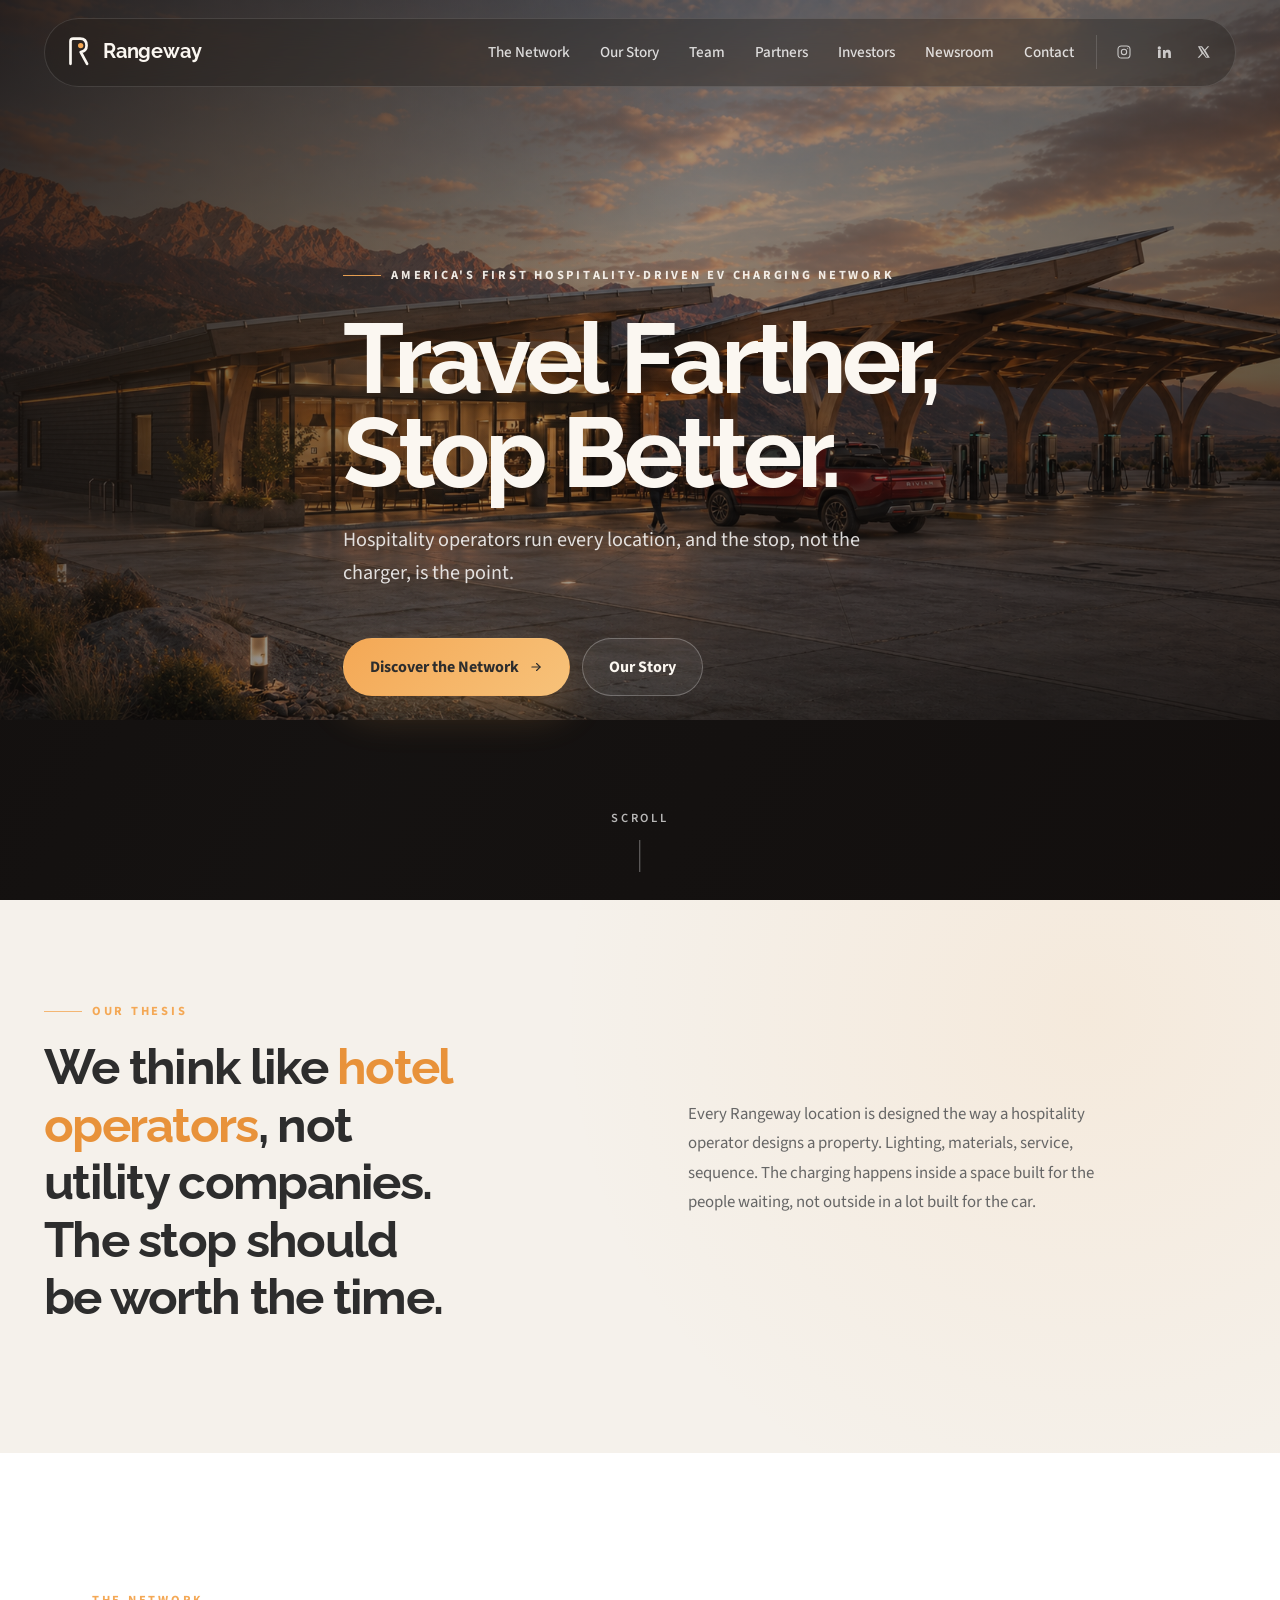
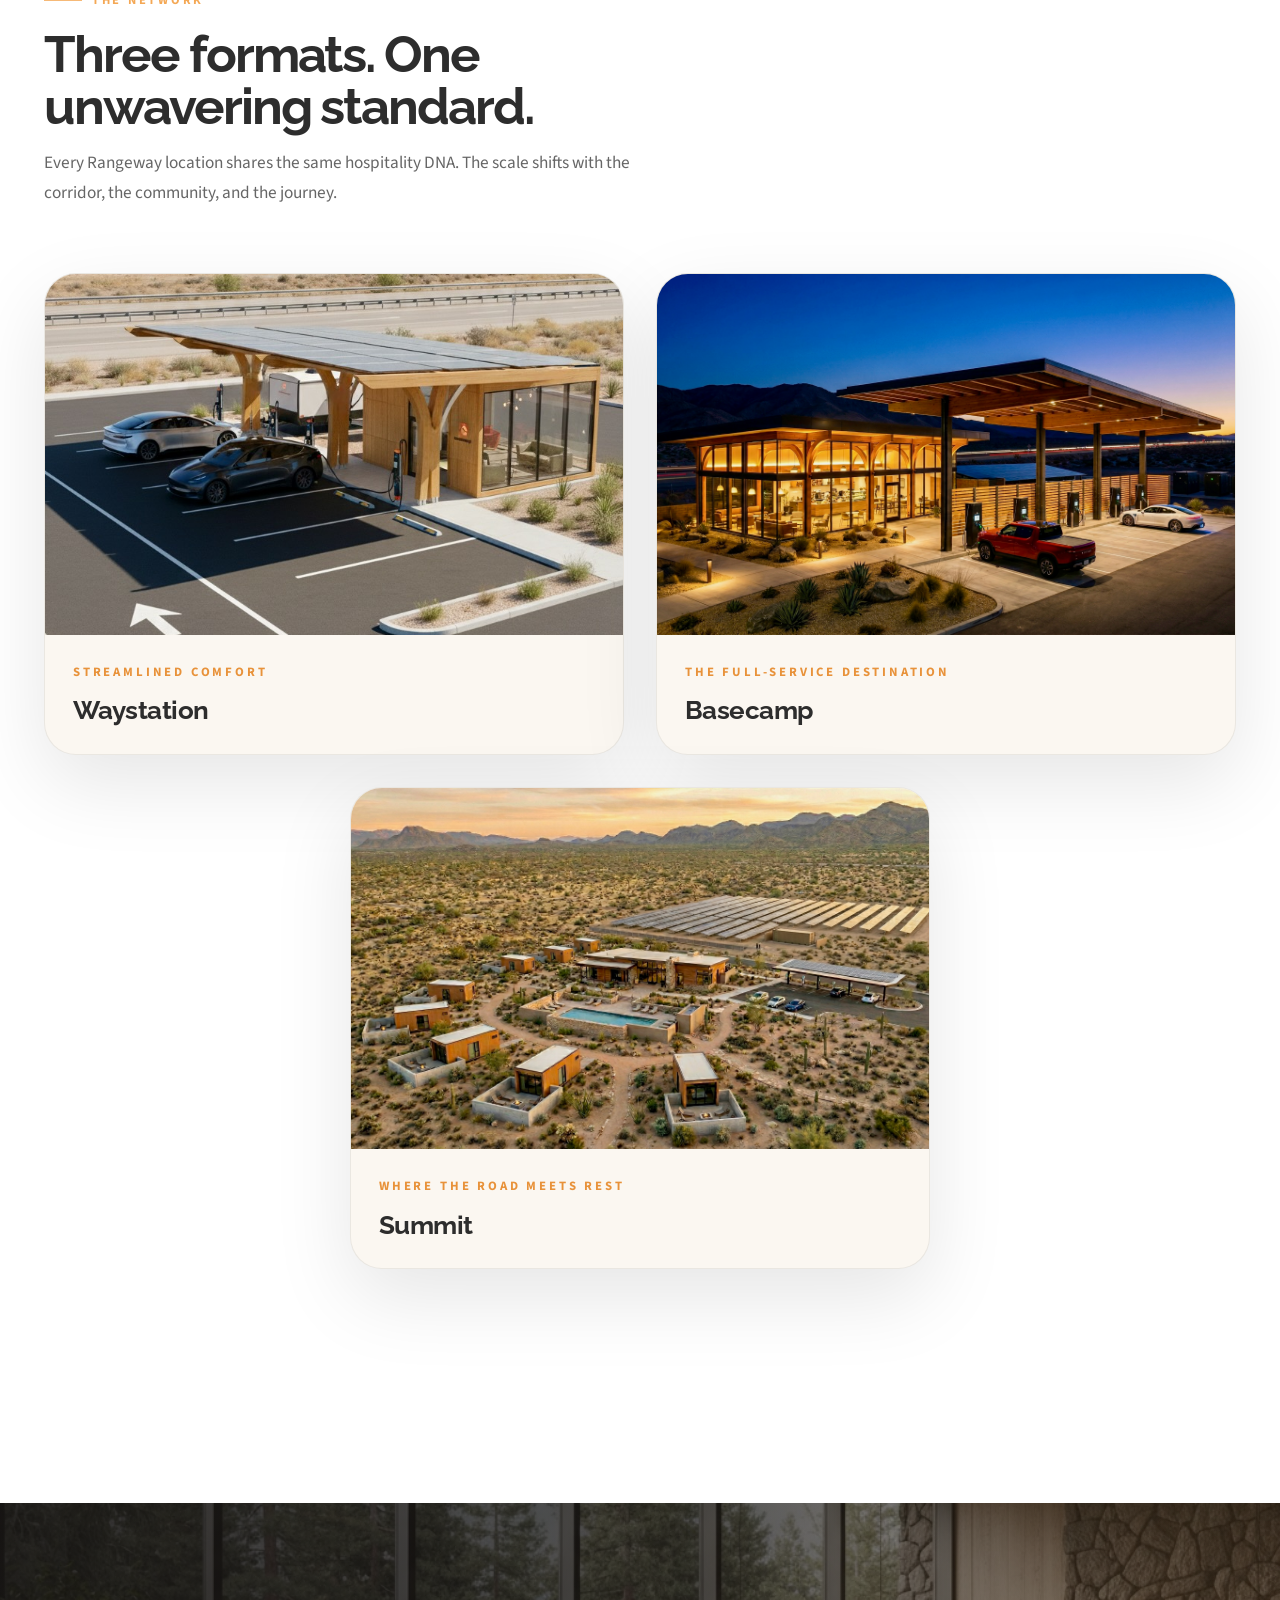
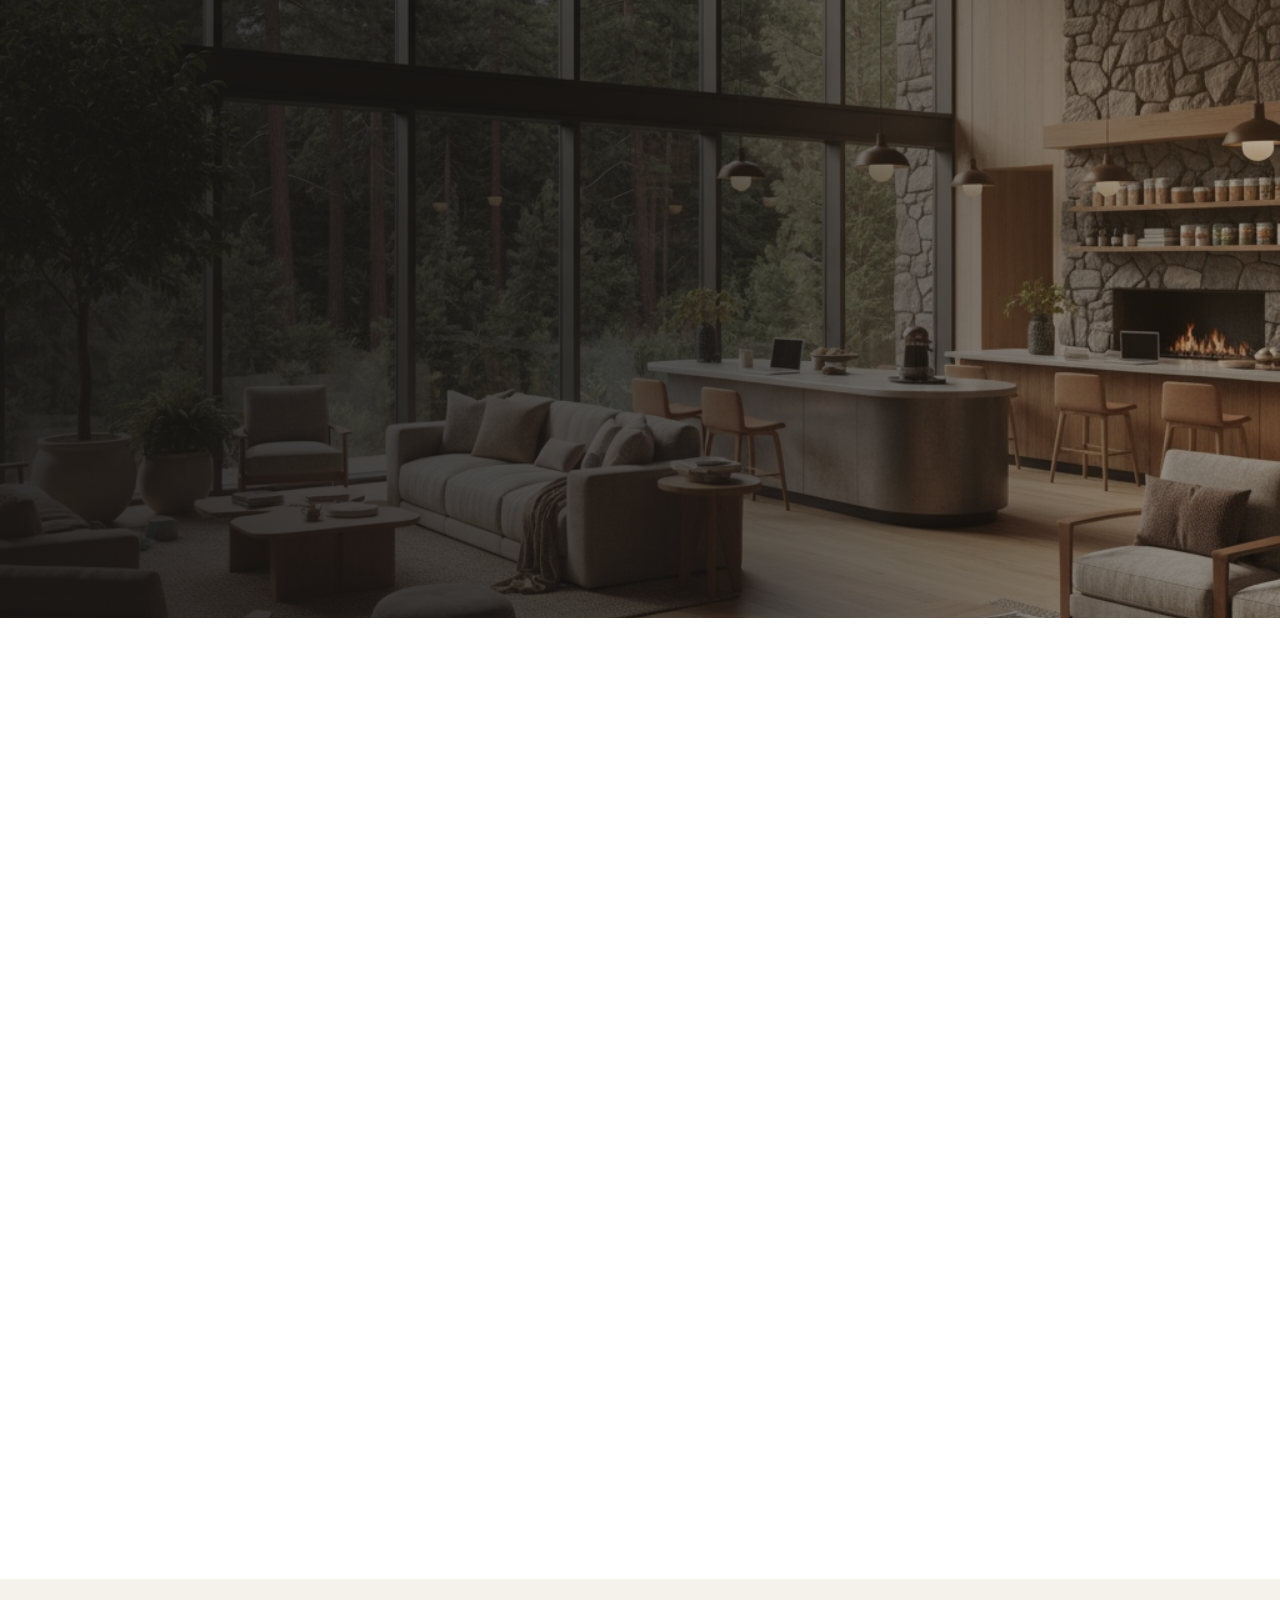
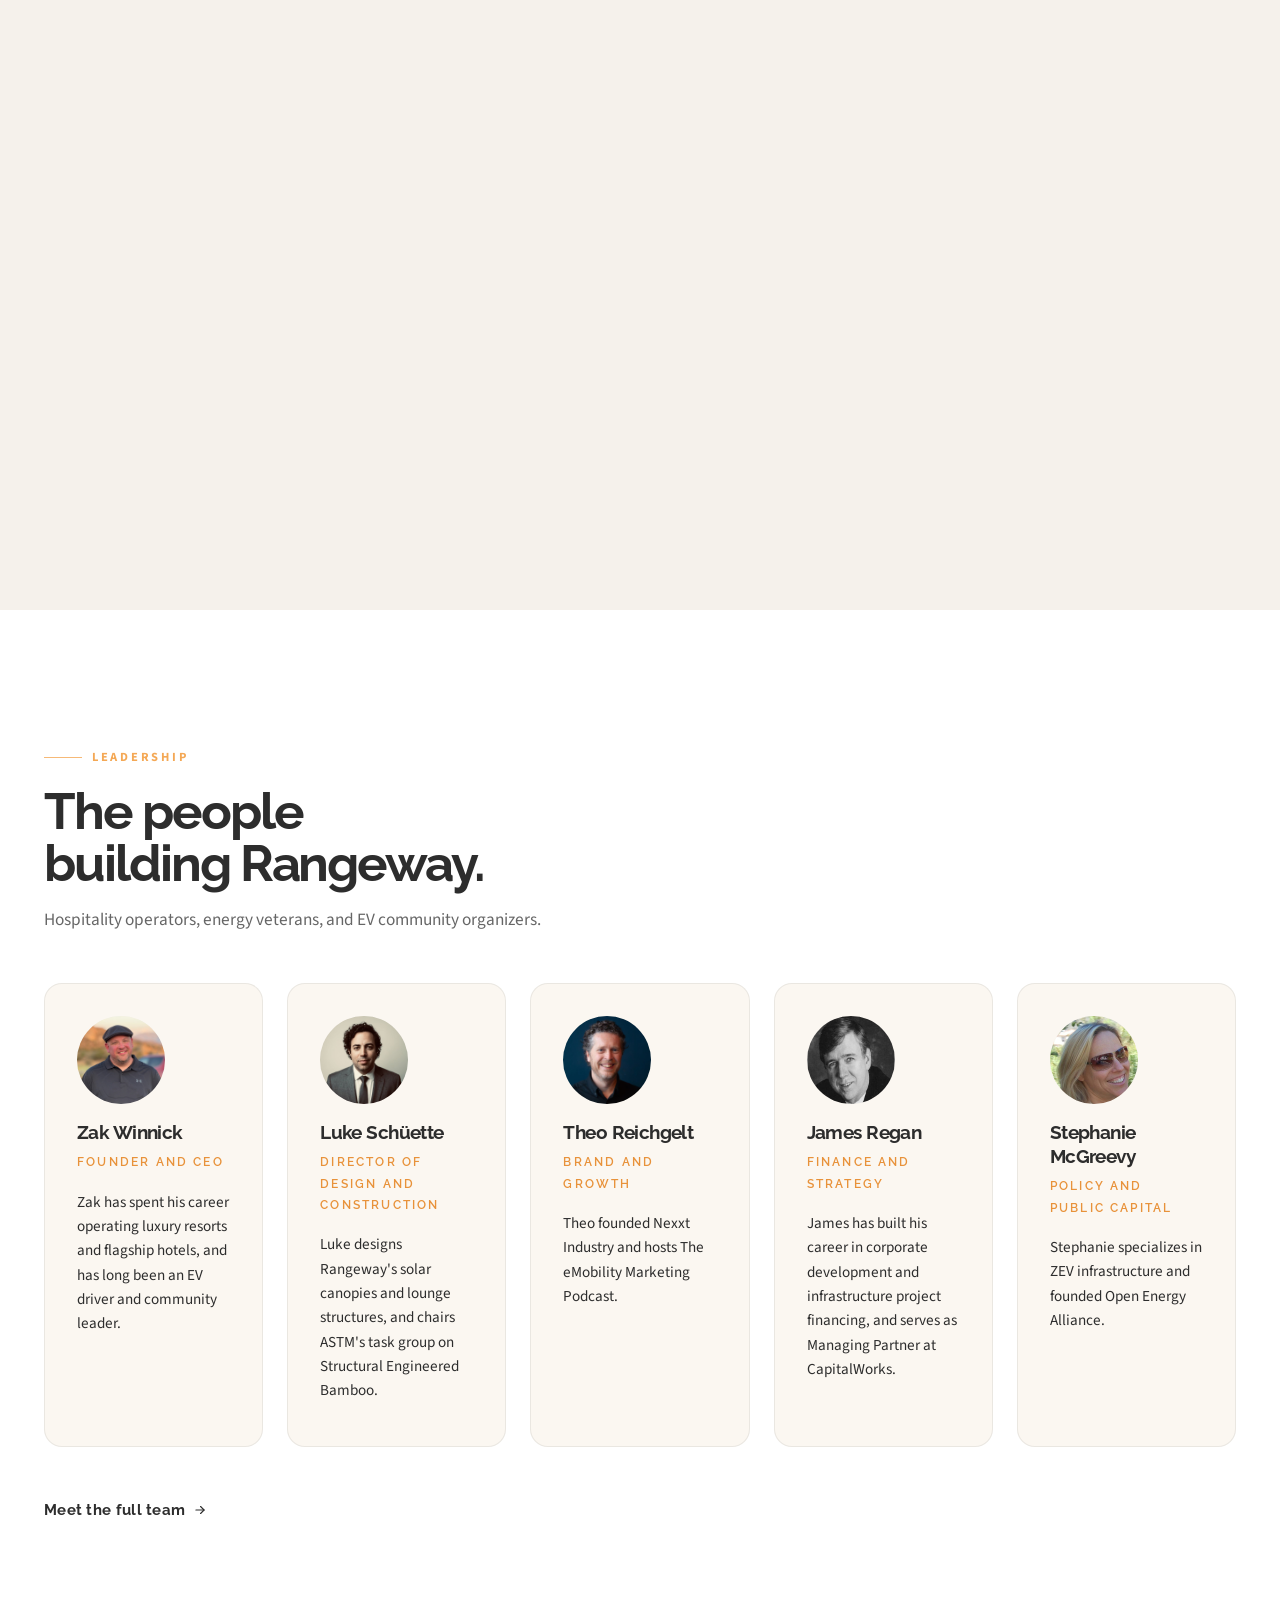
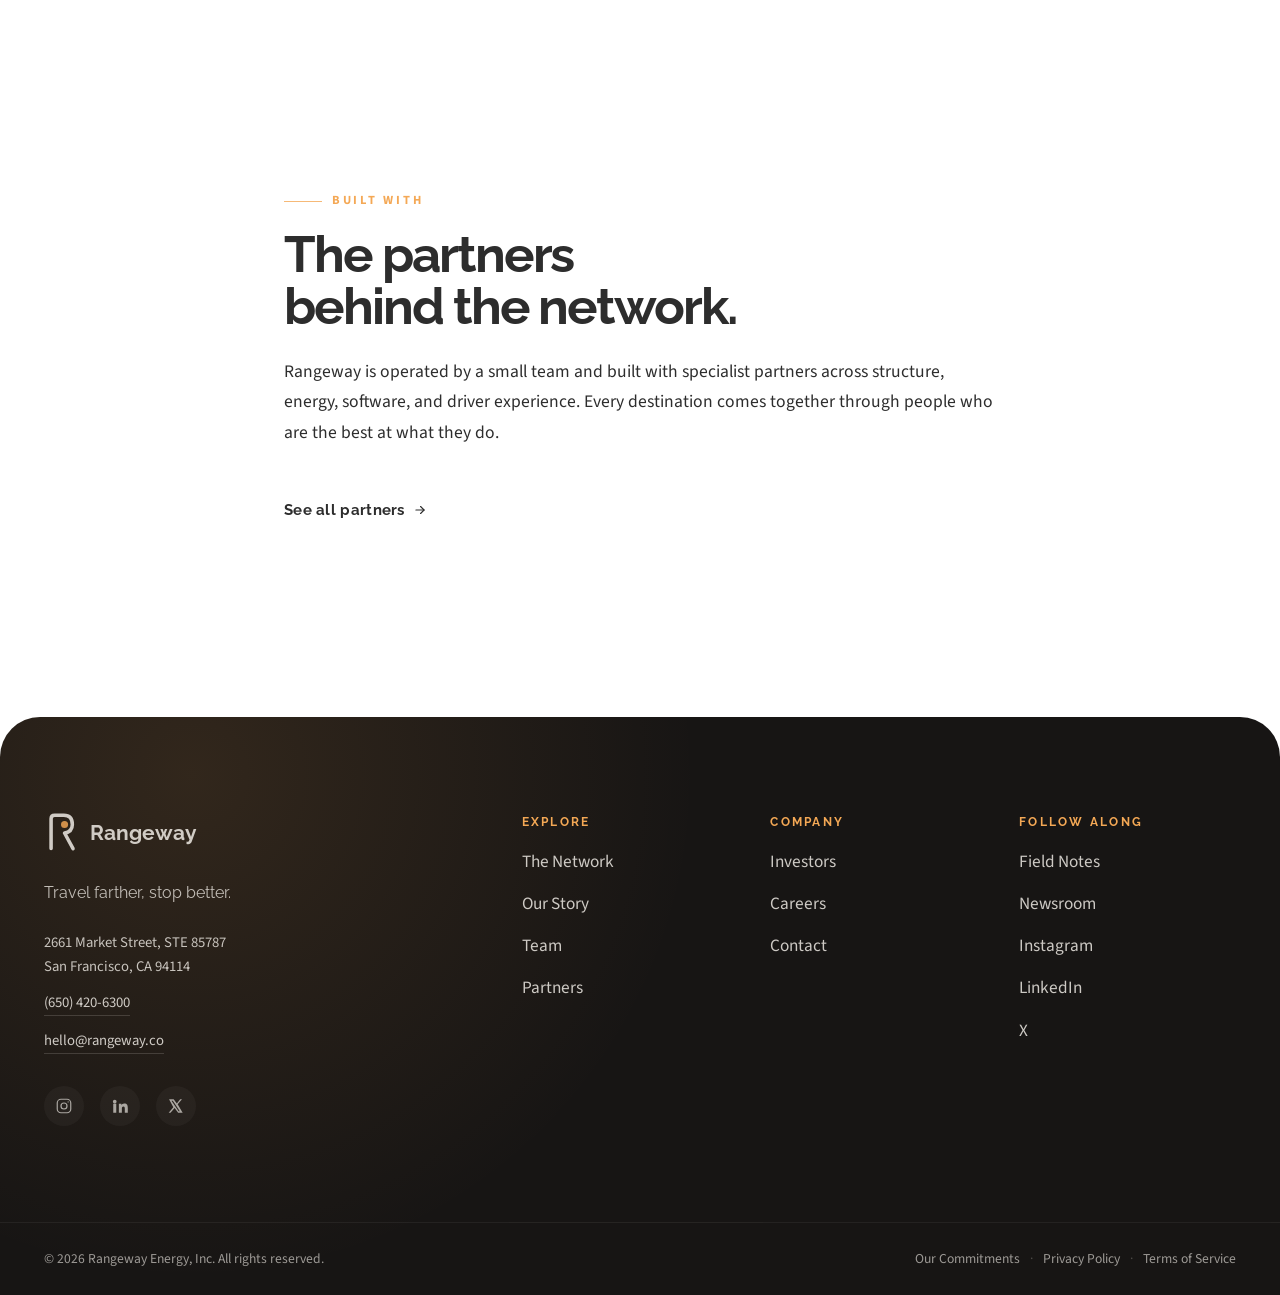
<file: index.html>
<!DOCTYPE html><html lang="en"> <head><meta charset="UTF-8"><meta name="viewport" content="width=device-width, initial-scale=1.0"><link rel="icon" type="image/svg+xml" href="/favicon.svg"><title>Rangeway · Travel farther, stop better.</title><meta name="description" content="America's first hospitality-driven EV charging network. Designed by hospitality operators, with the stop as the product."><link rel="canonical" href="https://rangeway.co/"><meta property="og:type" content="website"><meta property="og:title" content="Rangeway · Travel farther, stop better."><meta property="og:description" content="America's first hospitality-driven EV charging network. Designed by hospitality operators, with the stop as the product."><meta property="og:image" content="https://rangeway.co/images/waystation-hawaii.jpg"><meta property="og:url" content="https://rangeway.co/"><meta property="og:site_name" content="Rangeway"><meta name="twitter:card" content="summary_large_image"><meta name="twitter:title" content="Rangeway · Travel farther, stop better."><meta name="twitter:description" content="America's first hospitality-driven EV charging network. Designed by hospitality operators, with the stop as the product."><meta name="twitter:image" content="https://rangeway.co/images/waystation-hawaii.jpg"><link rel="preconnect" href="https://fonts.googleapis.com"><link rel="preconnect" href="https://fonts.gstatic.com" crossorigin><link rel="stylesheet" href="https://fonts.googleapis.com/css2?family=Raleway:wght@400;500;600;700;800&family=Source+Sans+3:wght@300;400;600;700&display=swap"><script defer src="https://tinylytics.app/embed/9_N5xEnQSTdibXFSDoqf.js"></script><link rel="stylesheet" href="/_astro/BaseLayout.CBXY4ELn.css"><link rel="stylesheet" href="/_astro/index.Siw-owIa.css"><style>.fmt-card[data-astro-cid-h4clq5yg]{border-radius:var(--radius-xl);overflow:hidden;background:var(--surface-raised);box-shadow:0 28px 80px #0000001a;border:1px solid var(--color-border);display:flex;flex-direction:column;color:var(--color-text);transition:transform var(--dur-med) var(--ease-standard),box-shadow var(--dur-med) var(--ease-standard)}.fmt-card[data-astro-cid-h4clq5yg]:hover{transform:translateY(-4px);box-shadow:0 36px 90px #00000029;color:var(--color-text)}.fmt-card__media[data-astro-cid-h4clq5yg]{position:relative;aspect-ratio:16 / 10;overflow:hidden;background:var(--surface-alt)}.fmt-card__media[data-astro-cid-h4clq5yg] img[data-astro-cid-h4clq5yg]{width:100%;height:100%;object-fit:cover;transition:transform .6s var(--ease-standard)}.fmt-card[data-astro-cid-h4clq5yg]:hover .fmt-card__media[data-astro-cid-h4clq5yg] img[data-astro-cid-h4clq5yg]{transform:scale(1.04)}.fmt-card__pill[data-astro-cid-h4clq5yg]{position:absolute;top:18px;left:18px;padding:8px 14px;border-radius:var(--radius-pill);background:#181514b3;color:var(--color-white);font-family:var(--font-heading);font-weight:700;font-size:.82rem;letter-spacing:.02em;backdrop-filter:blur(8px);-webkit-backdrop-filter:blur(8px);border:1px solid rgba(255,255,255,.14)}.fmt-card__body[data-astro-cid-h4clq5yg]{padding:26px 28px 28px;display:flex;flex-direction:column;gap:var(--space-3);flex:1}.fmt-card__eyebrow[data-astro-cid-h4clq5yg]{font-family:var(--font-body);font-size:.8rem;font-weight:700;letter-spacing:var(--ls-eyebrow);text-transform:uppercase;color:var(--color-warm-deep);margin:0}.fmt-card[data-astro-cid-h4clq5yg] h3[data-astro-cid-h4clq5yg]{font-family:var(--font-heading);font-weight:700;font-size:1.6rem;line-height:1.2;letter-spacing:var(--ls-tight);color:var(--color-text);margin:0}.fmt-card__description[data-astro-cid-h4clq5yg]{color:var(--color-text-muted);font-size:1rem;line-height:1.7;margin:0}.fmt-card__foot[data-astro-cid-h4clq5yg]{margin-top:auto;padding-top:var(--space-4);border-top:1px solid var(--color-border);display:flex;justify-content:space-between;align-items:center}.fmt-card__foot[data-astro-cid-h4clq5yg] .arrow-link[data-astro-cid-h4clq5yg]{color:var(--color-text);font-size:.95rem}.fmt-card[data-astro-cid-h4clq5yg]:hover .fmt-card__foot[data-astro-cid-h4clq5yg] .arrow-link[data-astro-cid-h4clq5yg]{color:var(--color-warm-deep)}.fmt-card[data-astro-cid-h4clq5yg]:hover .fmt-card__foot[data-astro-cid-h4clq5yg] .arrow-link[data-astro-cid-h4clq5yg] svg[data-astro-cid-h4clq5yg]{transform:translate(3px)}.comfort[data-astro-cid-p6vyxycj]{position:relative;overflow:hidden;isolation:isolate;padding:clamp(120px,14vw,180px) 0}.comfort__media[data-astro-cid-p6vyxycj]{position:absolute;inset:0;z-index:-1}.comfort__media[data-astro-cid-p6vyxycj] img[data-astro-cid-p6vyxycj]{width:100%;height:100%;object-fit:cover;object-position:center 65%}.comfort__scrim[data-astro-cid-p6vyxycj]{position:absolute;inset:0;background:linear-gradient(90deg,#171514e0,#171514b3 55%,#1715144d),radial-gradient(circle at 90% 10%,rgba(244,168,85,.18),transparent 50%)}.comfort__text[data-astro-cid-p6vyxycj]{max-width:620px;color:var(--color-cream)}.comfort__body[data-astro-cid-p6vyxycj]{font-size:1.1rem;line-height:1.7;opacity:.9;margin-top:var(--space-5)}.comfort__body[data-astro-cid-p6vyxycj]+.comfort__body[data-astro-cid-p6vyxycj]{margin-top:var(--space-4)}.comfort__text[data-astro-cid-p6vyxycj] .eyebrow[data-astro-cid-p6vyxycj]{color:var(--color-warm)}@media(max-width:720px){.comfort__scrim[data-astro-cid-p6vyxycj]{background:linear-gradient(180deg,#17151499,#171514e0 60%)}}
</style></head> <body class="has-hero"> <a href="#main" class="skip-link">Skip to content</a> <div class="nav-wrap" data-nav data-astro-cid-dmqpwcec> <div class="container" data-astro-cid-dmqpwcec> <div class="nav-inner" data-astro-cid-dmqpwcec> <a class="nav-brand" href="/" aria-label="Rangeway home" data-astro-cid-dmqpwcec> <svg width="26" height="30" viewBox="0 0 96 112" class aria-hidden="true" role="presentation"> <path d="M20 100 L20 16 C20 10 24 6 30 6 L56 6 C72 6 80 16 80 32 C80 46 72 54 58 56 L82 100" stroke="#FBF7F1" stroke-width="10" fill="none" stroke-linecap="round" stroke-linejoin="round"></path> <circle cx="58" cy="32" r="10" fill="#F4A855"></circle> </svg> <span class="nav-brand-text" data-astro-cid-dmqpwcec>Rangeway</span> </a> <ul class="nav-links" aria-label="Primary" data-astro-cid-dmqpwcec> <li data-astro-cid-dmqpwcec><a href="/network" data-astro-cid-dmqpwcec>The Network</a></li> <li data-astro-cid-dmqpwcec><a href="/our-story" data-astro-cid-dmqpwcec>Our Story</a></li> <li data-astro-cid-dmqpwcec><a href="/team" data-astro-cid-dmqpwcec>Team</a></li> <li data-astro-cid-dmqpwcec><a href="/partners" data-astro-cid-dmqpwcec>Partners</a></li> <li data-astro-cid-dmqpwcec><a href="/investors" data-astro-cid-dmqpwcec>Investors</a></li> <li data-astro-cid-dmqpwcec><a href="https://newsroom.rangeway.co" target="_blank" rel="noopener" data-astro-cid-dmqpwcec>Newsroom</a></li> <li data-astro-cid-dmqpwcec><a href="/contact" data-astro-cid-dmqpwcec>Contact</a></li> <li class="nav-social" aria-label="Social" data-astro-cid-dmqpwcec> <a href="https://instagram.com/RangewayEV" aria-label="Instagram" target="_blank" rel="noopener" data-astro-cid-dmqpwcec> <svg width="16" height="16" viewBox="0 0 24 24" fill="none" stroke="currentColor" stroke-width="1.6" stroke-linecap="round" stroke-linejoin="round" data-astro-cid-dmqpwcec> <rect x="3" y="3" width="18" height="18" rx="5" data-astro-cid-dmqpwcec></rect> <circle cx="12" cy="12" r="4" data-astro-cid-dmqpwcec></circle> <circle cx="17.5" cy="6.5" r="0.8" fill="currentColor" stroke="none" data-astro-cid-dmqpwcec></circle> </svg> </a> <a href="https://www.linkedin.com/company/rangewayenergy" aria-label="LinkedIn" target="_blank" rel="noopener" data-astro-cid-dmqpwcec> <svg width="16" height="16" viewBox="0 0 24 24" fill="currentColor" data-astro-cid-dmqpwcec> <path d="M4.98 3.5a2.5 2.5 0 1 0 0 5 2.5 2.5 0 0 0 0-5zM3 9h4v12H3V9zm7 0h3.8v1.7h.06c.53-1 1.83-2.06 3.77-2.06 4.03 0 4.77 2.65 4.77 6.1V21h-4v-5.4c0-1.3-.03-2.98-1.82-2.98-1.82 0-2.1 1.42-2.1 2.88V21h-4V9z" data-astro-cid-dmqpwcec></path> </svg> </a> <a href="https://x.com/RangewayEV" aria-label="X" target="_blank" rel="noopener" data-astro-cid-dmqpwcec> <svg width="14" height="14" viewBox="0 0 24 24" fill="currentColor" data-astro-cid-dmqpwcec> <path d="M18.244 2H21l-6.52 7.45L22 22h-6.77l-5.3-6.93L3.75 22H1l7-8L1.55 2h6.93l4.8 6.34L18.24 2zm-2.37 18h1.86L7.21 4h-2L15.87 20z" data-astro-cid-dmqpwcec></path> </svg> </a> </li> </ul> <button class="nav-toggle" aria-expanded="false" aria-controls="mobile-menu" aria-label="Open menu" data-toggle data-astro-cid-dmqpwcec> <svg width="20" height="20" viewBox="0 0 24 24" fill="none" stroke="currentColor" stroke-width="2" stroke-linecap="round" data-astro-cid-dmqpwcec> <line x1="3" y1="7" x2="21" y2="7" data-astro-cid-dmqpwcec></line> <line x1="3" y1="12" x2="21" y2="12" data-astro-cid-dmqpwcec></line> <line x1="3" y1="17" x2="21" y2="17" data-astro-cid-dmqpwcec></line> </svg> </button> </div> <div class="nav-mobile" id="mobile-menu" hidden data-mobile data-astro-cid-dmqpwcec> <a href="/network" data-astro-cid-dmqpwcec>The Network</a> <a href="/our-story" data-astro-cid-dmqpwcec>Our Story</a> <a href="/team" data-astro-cid-dmqpwcec>Team</a> <a href="/partners" data-astro-cid-dmqpwcec>Partners</a> <a href="/investors" data-astro-cid-dmqpwcec>Investors</a> <a href="https://newsroom.rangeway.co" target="_blank" rel="noopener" data-astro-cid-dmqpwcec>Newsroom</a> <a href="/contact" data-astro-cid-dmqpwcec>Contact</a> <div class="nav-mobile__social" data-astro-cid-dmqpwcec> <a href="https://instagram.com/RangewayEV" target="_blank" rel="noopener" data-astro-cid-dmqpwcec>Instagram</a> <a href="https://www.linkedin.com/company/rangewayenergy" target="_blank" rel="noopener" data-astro-cid-dmqpwcec>LinkedIn</a> <a href="https://x.com/RangewayEV" target="_blank" rel="noopener" data-astro-cid-dmqpwcec>X</a> </div> </div> </div> </div>  <script type="module">const o=document.querySelector(".nav-wrap"),d=document.querySelector("[data-toggle]"),n=document.querySelector("[data-mobile]");if(o){const t=()=>{window.scrollY>40?o.classList.add("is-scrolled"):o.classList.remove("is-scrolled")};t(),window.addEventListener("scroll",t,{passive:!0})}if(d&&n){const t=e=>{n.hidden=!e,d.setAttribute("aria-expanded",String(e)),document.body.style.overflow=e?"hidden":""};d.addEventListener("click",e=>{e.stopPropagation(),t(n.hidden)}),document.addEventListener("click",e=>{if(n.hidden)return;const s=e.target;!n.contains(s)&&!d.contains(s)&&t(!1)}),n.querySelectorAll("a").forEach(e=>{e.addEventListener("click",()=>t(!1))}),document.addEventListener("keydown",e=>{e.key==="Escape"&&!n.hidden&&t(!1)})}</script> <main id="main">  <section class="hero" data-astro-cid-shwxrd6l> <div class="hero__media" data-astro-cid-shwxrd6l> <picture data-astro-cid-shwxrd6l> <source media="(max-width: 720px)" srcset="/images/hero-mountain-waystation-mobile.png" data-astro-cid-shwxrd6l> <img src="/images/hero-mountain-waystation.png" alt="A Rangeway Waystation at dusk with sunset-lit mountains behind, lounge interior glowing through the glass facade, and a Rivian charging under the timber canopy" fetchpriority="high" data-astro-cid-shwxrd6l> </picture> <div class="hero__scrim" data-astro-cid-shwxrd6l></div> </div> <div class="hero__inner container" data-astro-cid-shwxrd6l> <p class="eyebrow hero__eyebrow" data-astro-cid-shwxrd6l>America's First Hospitality-Driven EV Charging Network</p> <h1 class="hero__headline" data-astro-cid-shwxrd6l>Travel Farther, <br data-astro-cid-shwxrd6l>Stop Better.</h1> <p class="hero__lede" data-astro-cid-shwxrd6l>
Hospitality operators run every location, and the stop, not the charger, is the point.
</p> <div class="hero__ctas" data-astro-cid-shwxrd6l> <a class="btn btn-warm" href="/network" data-astro-cid-shwxrd6l>
Discover the Network
<svg width="14" height="14" viewBox="0 0 24 24" fill="none" stroke="currentColor" stroke-width="2" stroke-linecap="round" stroke-linejoin="round" data-astro-cid-shwxrd6l> <line x1="5" y1="12" x2="19" y2="12" data-astro-cid-shwxrd6l></line> <polyline points="13 6 19 12 13 18" data-astro-cid-shwxrd6l></polyline> </svg> </a> <a class="btn btn-ghost" href="/our-story" data-astro-cid-shwxrd6l>Our Story</a> </div> </div> <a class="hero__scroll" href="#positioning" aria-label="Scroll to next section" data-astro-cid-shwxrd6l> <span data-astro-cid-shwxrd6l>Scroll</span> <span class="hero__scroll-line" data-astro-cid-shwxrd6l></span> </a> </section> <section id="positioning" class="positioning" data-astro-cid-drjkhng3> <div class="positioning__wash" data-astro-cid-drjkhng3></div> <div class="container positioning__inner" data-astro-cid-drjkhng3> <div class="positioning__grid" data-astro-cid-drjkhng3> <div class="reveal" data-astro-cid-drjkhng3> <p class="eyebrow" data-astro-cid-drjkhng3>Our thesis</p> <blockquote class="positioning__quote" data-astro-cid-drjkhng3>
We think like <em data-astro-cid-drjkhng3>hotel operators</em>, not utility companies. The stop should be worth
          the time.
</blockquote> </div> <aside class="positioning__aside reveal" data-astro-cid-drjkhng3> <p data-astro-cid-drjkhng3>
Every Rangeway location is designed the way a hospitality operator designs a property.
          Lighting, materials, service, sequence. The charging happens inside a space built for
          the people waiting, not outside in a lot built for the car.
</p> </aside> </div> </div> </section> <section id="network" class="section network" data-astro-cid-vvapliu6> <div class="container" data-astro-cid-vvapliu6> <div class="network__heading reveal" data-astro-cid-vvapliu6> <p class="eyebrow" data-astro-cid-vvapliu6>The Network</p> <h2 data-astro-cid-vvapliu6>Three formats. One unwavering standard.</h2> <p class="network__lede" data-astro-cid-vvapliu6>
Every Rangeway location shares the same hospitality DNA. The scale shifts with the corridor,
        the community, and the journey.
</p> </div> <div class="network__grid" data-astro-cid-vvapliu6> <a class="fmt-card reveal fmt-card--compact" href="/network/waystation" data-astro-cid-h4clq5yg> <div class="fmt-card__media" data-astro-cid-h4clq5yg> <img src="/images/waystation-joshua-tree.jpg" alt="A Waystation nestled into the Joshua Tree landscape" loading="lazy" data-astro-cid-h4clq5yg>  </div> <div class="fmt-card__body" data-astro-cid-h4clq5yg> <p class="fmt-card__eyebrow" data-astro-cid-h4clq5yg>Streamlined comfort</p> <h3 data-astro-cid-h4clq5yg>Waystation</h3>   </div> </a><a class="fmt-card reveal fmt-card--compact" href="/network/basecamp" data-astro-cid-h4clq5yg> <div class="fmt-card__media" data-astro-cid-h4clq5yg> <img src="/images/basecamp-hero-desert.jpg" alt="A Basecamp at dusk with a lit lounge, charging canopy, and desert mountains behind" loading="lazy" data-astro-cid-h4clq5yg>  </div> <div class="fmt-card__body" data-astro-cid-h4clq5yg> <p class="fmt-card__eyebrow" data-astro-cid-h4clq5yg>The full-service destination</p> <h3 data-astro-cid-h4clq5yg>Basecamp</h3>   </div> </a><a class="fmt-card reveal fmt-card--compact" href="/network/summit" data-astro-cid-h4clq5yg> <div class="fmt-card__media" data-astro-cid-h4clq5yg> <img src="/images/summit-1.jpg" alt="A Summit Lookout framed by the desert at dusk" loading="lazy" data-astro-cid-h4clq5yg>  </div> <div class="fmt-card__body" data-astro-cid-h4clq5yg> <p class="fmt-card__eyebrow" data-astro-cid-h4clq5yg>Where the road meets rest</p> <h3 data-astro-cid-h4clq5yg>Summit</h3>   </div> </a> </div> <div class="network__cta reveal" data-astro-cid-vvapliu6> <a class="btn btn-primary" href="/network" data-astro-cid-vvapliu6>
Explore all three formats
<svg width="14" height="14" viewBox="0 0 24 24" fill="none" stroke="currentColor" stroke-width="2" stroke-linecap="round" stroke-linejoin="round" data-astro-cid-vvapliu6> <line x1="5" y1="12" x2="19" y2="12" data-astro-cid-vvapliu6></line> <polyline points="13 6 19 12 13 18" data-astro-cid-vvapliu6></polyline> </svg> </a> </div> </div> </section> <section id="comfort" class="comfort section-dark" data-astro-cid-p6vyxycj> <div class="comfort__media" data-astro-cid-p6vyxycj> <img src="/images/basecamp-interior.jpg" alt="Interior of a Rangeway driver's lounge with warm lighting and comfortable seating" loading="lazy" data-astro-cid-p6vyxycj> <div class="comfort__scrim" data-astro-cid-p6vyxycj></div> </div> <div class="container comfort__inner" data-astro-cid-p6vyxycj> <div class="comfort__text reveal" data-astro-cid-p6vyxycj> <p class="eyebrow eyebrow-muted" data-astro-cid-p6vyxycj>Inside the network</p> <h2 data-astro-cid-p6vyxycj>The Indoor Comfort Guarantee.</h2> <p class="comfort__body" data-astro-cid-p6vyxycj>
Every Waystation and Basecamp commits to climate-controlled indoor comfort, with
        comfortable restrooms, generous seating, and reliable high-speed Wi-Fi. The lounge is part
        of the standard, not an upsell.
</p> <p class="comfort__body" data-astro-cid-p6vyxycj>
At Summits, the hospitality extends further still, into overnight stays in modular
        Lookouts.
</p> </div> </div> </section> <section class="our-story section" data-astro-cid-umzwutim> <div class="container our-story__inner" data-astro-cid-umzwutim> <div class="our-story__media reveal" data-astro-cid-umzwutim> <img src="/images/basecamp-interior.jpg" alt="Warm interior of a Rangeway driver's lounge" loading="lazy" data-astro-cid-umzwutim> <span class="our-story__caption" data-astro-cid-umzwutim>driver's lounge · Basecamp</span> </div> <div class="our-story__text reveal" data-astro-cid-umzwutim> <p class="eyebrow" data-astro-cid-umzwutim>Our Story</p> <h2 data-astro-cid-umzwutim>Hospitality DNA meets EV passion.</h2> <p data-astro-cid-umzwutim>
Rangeway sits at the intersection of two worlds. One is a long career in hospitality,
        across luxury resorts, wellness retreats, and flagship urban hotels, where we learned what
        a great stop feels like. The other is a deep presence in the EV driver community, leading
        clubs and hosting podcasts, where we learned what charging could be. Rangeway is what
        happens when those worlds meet.
</p> <a class="btn-link" href="/our-story" data-astro-cid-umzwutim>
Read our story
<svg width="14" height="14" viewBox="0 0 24 24" fill="none" stroke="currentColor" stroke-width="2" stroke-linecap="round" stroke-linejoin="round" data-astro-cid-umzwutim> <line x1="5" y1="12" x2="19" y2="12" data-astro-cid-umzwutim></line> <polyline points="13 6 19 12 13 18" data-astro-cid-umzwutim></polyline> </svg> </a> </div> </div> </section> <section class="where section section-cream" data-astro-cid-pipi3gs4> <div class="container" data-astro-cid-pipi3gs4> <div class="where__heading reveal" data-astro-cid-pipi3gs4> <p class="eyebrow" data-astro-cid-pipi3gs4>Where We're Going</p> <h2 data-astro-cid-pipi3gs4>The road ahead.</h2> <ul class="where__list" data-astro-cid-pipi3gs4> <li data-astro-cid-pipi3gs4>California: an off-grid oasis rising in the high desert.</li> <li data-astro-cid-pipi3gs4>Montana: a first retreat breaking ground in Big Sky Country.</li> <li data-astro-cid-pipi3gs4>St. Louis: two destinations taking shape in the Gateway City.</li> <li data-astro-cid-pipi3gs4><a class="where__nda-link" href="/investors" data-astro-cid-pipi3gs4>Qualified investors</a> can review the full pipeline under NDA.</li> </ul> </div> <div class="where__cta reveal" data-astro-cid-pipi3gs4> <a class="btn btn-primary" href="/investors" data-astro-cid-pipi3gs4>
Request investor briefing
<svg width="14" height="14" viewBox="0 0 24 24" fill="none" stroke="currentColor" stroke-width="2" stroke-linecap="round" stroke-linejoin="round" data-astro-cid-pipi3gs4> <line x1="5" y1="12" x2="19" y2="12" data-astro-cid-pipi3gs4></line> <polyline points="13 6 19 12 13 18" data-astro-cid-pipi3gs4></polyline> </svg> </a> <a class="btn btn-outline" href="https://fieldnotes.rangeway.co" target="_blank" rel="noopener" data-astro-cid-pipi3gs4>
Subscribe to Field Notes
</a> </div> </div> </section> <section class="leadership section" data-astro-cid-3fu2pb2t> <div class="container" data-astro-cid-3fu2pb2t> <div class="leadership__heading reveal" data-astro-cid-3fu2pb2t> <p class="eyebrow" data-astro-cid-3fu2pb2t>Leadership</p> <h2 data-astro-cid-3fu2pb2t>The people building Rangeway.</h2> <p class="leadership__lede" data-astro-cid-3fu2pb2t>
Hospitality operators, energy veterans, and EV community organizers.
</p> </div> <ul class="leadership__grid" data-astro-cid-3fu2pb2t> <li class="leader reveal" data-astro-cid-3fu2pb2t> <div class="leader__photo" data-astro-cid-3fu2pb2t> <img src="/images/team/zak-winnick.jpg" alt="Portrait of Zak Winnick" loading="lazy" data-astro-cid-3fu2pb2t> </div> <div class="leader__body" data-astro-cid-3fu2pb2t> <h3 class="leader__name" data-astro-cid-3fu2pb2t>Zak Winnick</h3> <p class="leader__role" data-astro-cid-3fu2pb2t>Founder and CEO</p> <p class="leader__bio" data-astro-cid-3fu2pb2t>Zak has spent his career operating luxury resorts and flagship hotels, and has long been an EV driver and community leader.</p> </div> </li><li class="leader reveal" data-astro-cid-3fu2pb2t> <div class="leader__photo" data-astro-cid-3fu2pb2t> <img src="/images/team/luke-schuette.jpg" alt="Portrait of Luke Schüette" loading="lazy" data-astro-cid-3fu2pb2t> </div> <div class="leader__body" data-astro-cid-3fu2pb2t> <h3 class="leader__name" data-astro-cid-3fu2pb2t>Luke Schüette</h3> <p class="leader__role" data-astro-cid-3fu2pb2t>Director of Design and Construction</p> <p class="leader__bio" data-astro-cid-3fu2pb2t>Luke designs Rangeway&#39;s solar canopies and lounge structures, and chairs ASTM&#39;s task group on Structural Engineered Bamboo.</p> </div> </li><li class="leader reveal" data-astro-cid-3fu2pb2t> <div class="leader__photo" data-astro-cid-3fu2pb2t> <img src="/images/team/theo-reichgelt.jpg" alt="Portrait of Theo Reichgelt" loading="lazy" data-astro-cid-3fu2pb2t> </div> <div class="leader__body" data-astro-cid-3fu2pb2t> <h3 class="leader__name" data-astro-cid-3fu2pb2t>Theo Reichgelt</h3> <p class="leader__role" data-astro-cid-3fu2pb2t>Brand and Growth</p> <p class="leader__bio" data-astro-cid-3fu2pb2t>Theo founded Nexxt Industry and hosts The eMobility Marketing Podcast.</p> </div> </li><li class="leader reveal" data-astro-cid-3fu2pb2t> <div class="leader__photo" data-astro-cid-3fu2pb2t> <img src="/images/team/james-regan.jpg" alt="Portrait of James Regan" loading="lazy" data-astro-cid-3fu2pb2t> </div> <div class="leader__body" data-astro-cid-3fu2pb2t> <h3 class="leader__name" data-astro-cid-3fu2pb2t>James Regan</h3> <p class="leader__role" data-astro-cid-3fu2pb2t>Finance and Strategy</p> <p class="leader__bio" data-astro-cid-3fu2pb2t>James has built his career in corporate development and infrastructure project financing, and serves as Managing Partner at CapitalWorks.</p> </div> </li><li class="leader reveal" data-astro-cid-3fu2pb2t> <div class="leader__photo" data-astro-cid-3fu2pb2t> <img src="/images/team/stephanie-mcgreevy.jpg" alt="Portrait of Stephanie McGreevy" loading="lazy" data-astro-cid-3fu2pb2t> </div> <div class="leader__body" data-astro-cid-3fu2pb2t> <h3 class="leader__name" data-astro-cid-3fu2pb2t>Stephanie McGreevy</h3> <p class="leader__role" data-astro-cid-3fu2pb2t>Policy and Public Capital</p> <p class="leader__bio" data-astro-cid-3fu2pb2t>Stephanie specializes in ZEV infrastructure and founded Open Energy Alliance.</p> </div> </li> </ul> <div class="leadership__cta reveal" data-astro-cid-3fu2pb2t> <a class="btn-link" href="/team" data-astro-cid-3fu2pb2t>
Meet the full team
<svg width="14" height="14" viewBox="0 0 24 24" fill="none" stroke="currentColor" stroke-width="2" stroke-linecap="round" stroke-linejoin="round" data-astro-cid-3fu2pb2t> <line x1="5" y1="12" x2="19" y2="12" data-astro-cid-3fu2pb2t></line> <polyline points="13 6 19 12 13 18" data-astro-cid-3fu2pb2t></polyline> </svg> </a> </div> </div> </section> <section class="partners section" data-astro-cid-roxaujgo> <div class="container partners__inner reveal" data-astro-cid-roxaujgo> <p class="eyebrow" data-astro-cid-roxaujgo>Built with</p> <h2 data-astro-cid-roxaujgo>The partners behind the network.</h2> <p class="partners__lede" data-astro-cid-roxaujgo>
Rangeway is operated by a small team and built with specialist partners across structure,
      energy, software, and driver experience. Every destination comes together through people who
      are the best at what they do.
</p> <a class="btn-link partners__cta" href="/partners" data-astro-cid-roxaujgo>
See all partners
<svg width="14" height="14" viewBox="0 0 24 24" fill="none" stroke="currentColor" stroke-width="2" stroke-linecap="round" stroke-linejoin="round" data-astro-cid-roxaujgo> <line x1="5" y1="12" x2="19" y2="12" data-astro-cid-roxaujgo></line> <polyline points="13 6 19 12 13 18" data-astro-cid-roxaujgo></polyline> </svg> </a> </div> </section>  </main> <footer class="site-footer" data-astro-cid-sz7xmlte> <div class="container site-footer__inner" data-astro-cid-sz7xmlte> <div class="site-footer__brand" data-astro-cid-sz7xmlte> <a href="/" class="site-footer__logo" aria-label="Rangeway home" data-astro-cid-sz7xmlte> <svg width="34" height="40" viewBox="0 0 96 112" class aria-hidden="true" role="presentation"> <path d="M20 100 L20 16 C20 10 24 6 30 6 L56 6 C72 6 80 16 80 32 C80 46 72 54 58 56 L82 100" stroke="#F5F1EB" stroke-width="10" fill="none" stroke-linecap="round" stroke-linejoin="round"></path> <circle cx="58" cy="32" r="10" fill="#F4A855"></circle> </svg> <span data-astro-cid-sz7xmlte>Rangeway</span> </a> <p class="site-footer__tag" data-astro-cid-sz7xmlte>Travel farther, stop better.</p> <address class="site-footer__address" data-astro-cid-sz7xmlte>
2661 Market Street, STE 85787<br data-astro-cid-sz7xmlte>
San Francisco, CA 94114
</address> <ul class="site-footer__details-list" data-astro-cid-sz7xmlte> <li data-astro-cid-sz7xmlte><a href="tel:+16504206300" data-astro-cid-sz7xmlte>(650) 420-6300</a></li> <li data-astro-cid-sz7xmlte><a href="mailto:hello@rangeway.co" data-astro-cid-sz7xmlte>hello@rangeway.co</a></li> </ul> <div class="site-footer__social" data-astro-cid-sz7xmlte> <a href="https://instagram.com/RangewayEV" aria-label="Instagram" target="_blank" rel="noopener" data-astro-cid-sz7xmlte> <svg width="18" height="18" viewBox="0 0 24 24" fill="none" stroke="currentColor" stroke-width="1.6" stroke-linecap="round" stroke-linejoin="round" data-astro-cid-sz7xmlte> <rect x="3" y="3" width="18" height="18" rx="5" data-astro-cid-sz7xmlte></rect> <circle cx="12" cy="12" r="4" data-astro-cid-sz7xmlte></circle> <circle cx="17.5" cy="6.5" r="0.8" fill="currentColor" stroke="none" data-astro-cid-sz7xmlte></circle> </svg> </a> <a href="https://www.linkedin.com/company/rangewayenergy" aria-label="LinkedIn" target="_blank" rel="noopener" data-astro-cid-sz7xmlte> <svg width="18" height="18" viewBox="0 0 24 24" fill="currentColor" data-astro-cid-sz7xmlte> <path d="M4.98 3.5a2.5 2.5 0 1 0 0 5 2.5 2.5 0 0 0 0-5zM3 9h4v12H3V9zm7 0h3.8v1.7h.06c.53-1 1.83-2.06 3.77-2.06 4.03 0 4.77 2.65 4.77 6.1V21h-4v-5.4c0-1.3-.03-2.98-1.82-2.98-1.82 0-2.1 1.42-2.1 2.88V21h-4V9z" data-astro-cid-sz7xmlte></path> </svg> </a> <a href="https://x.com/RangewayEV" aria-label="X" target="_blank" rel="noopener" data-astro-cid-sz7xmlte> <svg width="16" height="16" viewBox="0 0 24 24" fill="currentColor" data-astro-cid-sz7xmlte> <path d="M18.244 2H21l-6.52 7.45L22 22h-6.77l-5.3-6.93L3.75 22H1l7-8L1.55 2h6.93l4.8 6.34L18.24 2zm-2.37 18h1.86L7.21 4h-2L15.87 20z" data-astro-cid-sz7xmlte></path> </svg> </a> </div> </div> <div class="site-footer__columns" data-astro-cid-sz7xmlte> <div data-astro-cid-sz7xmlte> <h3 data-astro-cid-sz7xmlte>Explore</h3> <ul data-astro-cid-sz7xmlte> <li data-astro-cid-sz7xmlte><a href="/network" data-astro-cid-sz7xmlte>The Network</a></li> <li data-astro-cid-sz7xmlte><a href="/our-story" data-astro-cid-sz7xmlte>Our Story</a></li> <li data-astro-cid-sz7xmlte><a href="/team" data-astro-cid-sz7xmlte>Team</a></li> <li data-astro-cid-sz7xmlte><a href="/partners" data-astro-cid-sz7xmlte>Partners</a></li> </ul> </div> <div data-astro-cid-sz7xmlte> <h3 data-astro-cid-sz7xmlte>Company</h3> <ul data-astro-cid-sz7xmlte> <li data-astro-cid-sz7xmlte><a href="/investors" data-astro-cid-sz7xmlte>Investors</a></li> <li data-astro-cid-sz7xmlte><a href="https://www.linkedin.com/company/rangewayenergy/jobs/" target="_blank" rel="noopener" data-astro-cid-sz7xmlte>Careers</a></li> <li data-astro-cid-sz7xmlte><a href="/contact" data-astro-cid-sz7xmlte>Contact</a></li> </ul> </div> <div data-astro-cid-sz7xmlte> <h3 data-astro-cid-sz7xmlte>Follow along</h3> <ul data-astro-cid-sz7xmlte> <li data-astro-cid-sz7xmlte><a href="https://fieldnotes.rangeway.co" target="_blank" rel="noopener" data-astro-cid-sz7xmlte>Field Notes</a></li> <li data-astro-cid-sz7xmlte><a href="https://newsroom.rangeway.co" target="_blank" rel="noopener" data-astro-cid-sz7xmlte>Newsroom</a></li> <li data-astro-cid-sz7xmlte><a href="https://instagram.com/RangewayEV" target="_blank" rel="noopener" data-astro-cid-sz7xmlte>Instagram</a></li> <li data-astro-cid-sz7xmlte><a href="https://www.linkedin.com/company/rangewayenergy" target="_blank" rel="noopener" data-astro-cid-sz7xmlte>LinkedIn</a></li> <li data-astro-cid-sz7xmlte><a href="https://x.com/RangewayEV" target="_blank" rel="noopener" data-astro-cid-sz7xmlte>X</a></li> </ul> </div> </div> </div> <div class="site-footer__legal" data-astro-cid-sz7xmlte> <div class="container site-footer__legal-row" data-astro-cid-sz7xmlte> <p data-astro-cid-sz7xmlte>© 2026 Rangeway Energy, Inc. All rights reserved.</p> <p class="site-footer__legal-links" data-astro-cid-sz7xmlte> <a href="/commitments" data-astro-cid-sz7xmlte>Our Commitments</a> <span aria-hidden="true" data-astro-cid-sz7xmlte>·</span> <a href="/privacy" data-astro-cid-sz7xmlte>Privacy Policy</a> <span aria-hidden="true" data-astro-cid-sz7xmlte>·</span> <a href="/terms" data-astro-cid-sz7xmlte>Terms of Service</a> </p> </div> </div> </footer>  <script type="module">const s=new IntersectionObserver(e=>{e.forEach(r=>{r.isIntersecting&&(r.target.classList.add("is-visible"),s.unobserve(r.target))})},{threshold:.15,rootMargin:"0px 0px -60px 0px"});document.querySelectorAll(".reveal").forEach(e=>s.observe(e));</script> </body> </html>
</file>
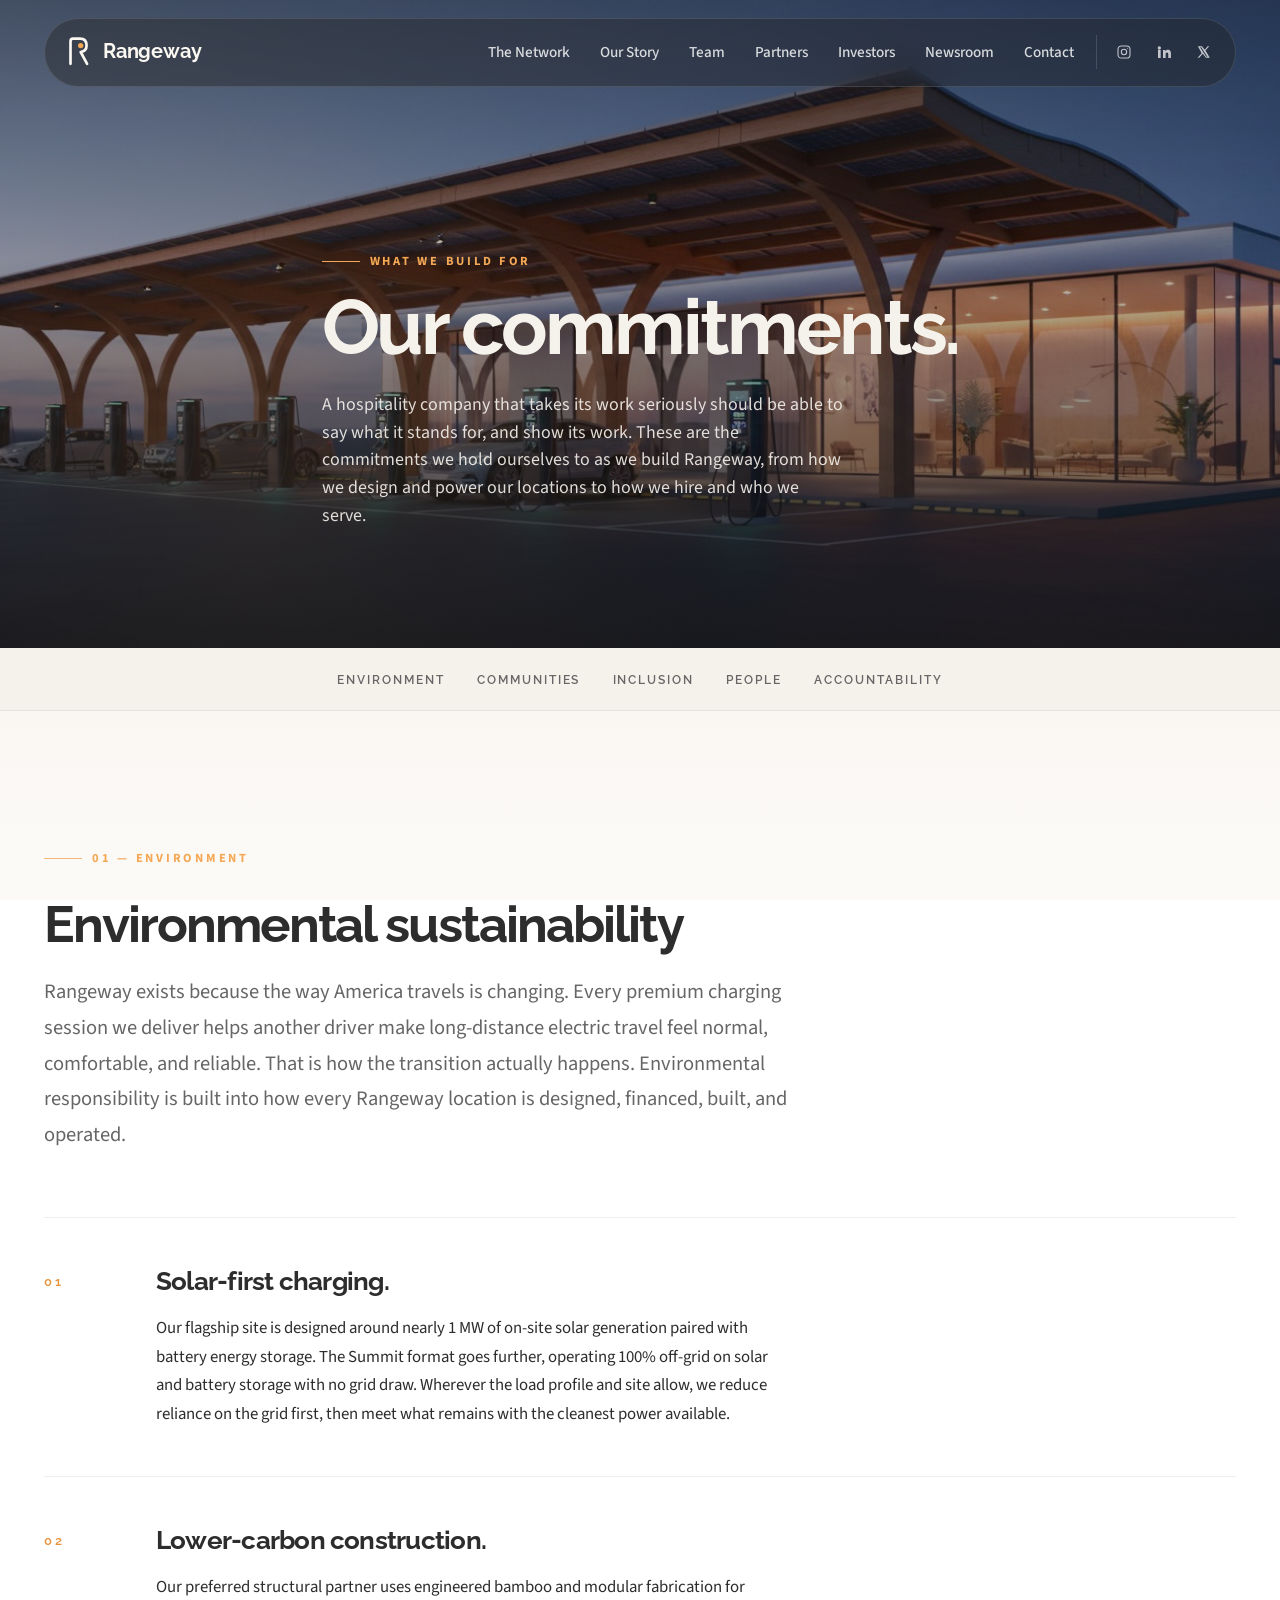
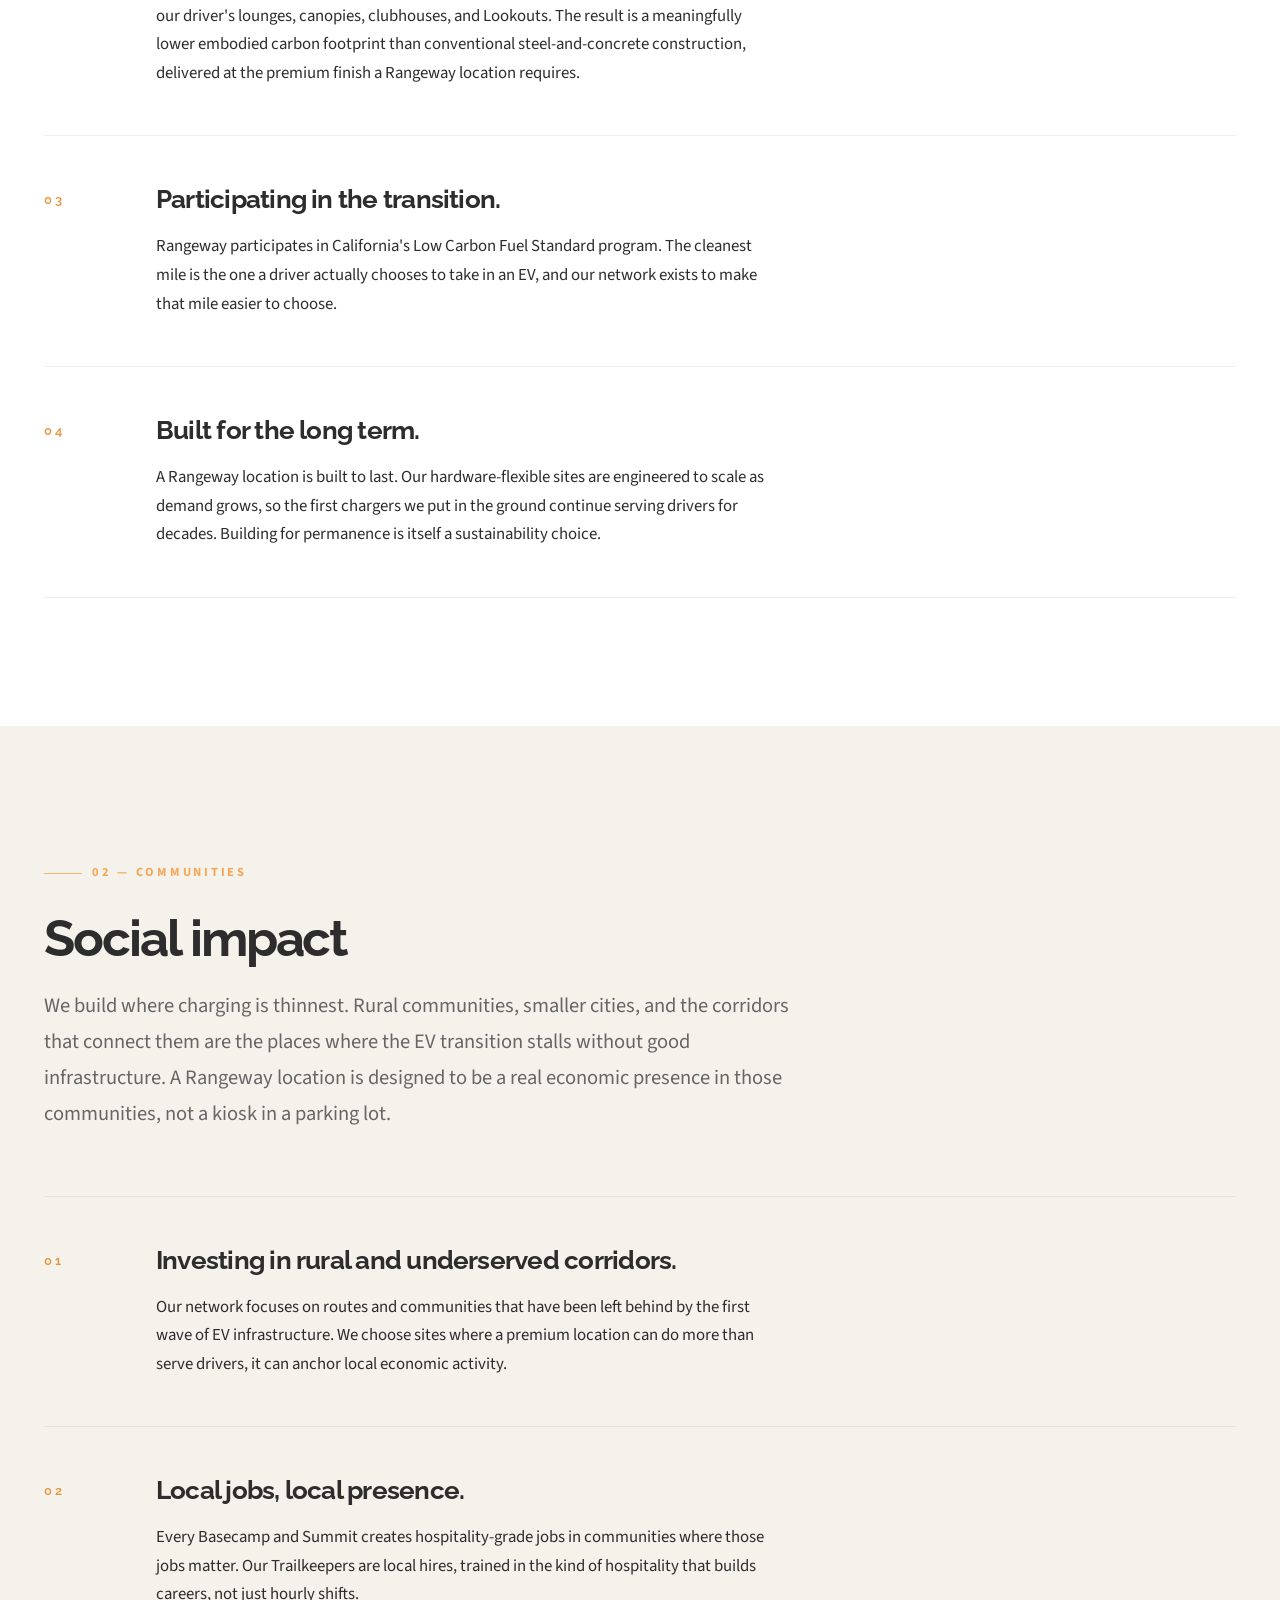
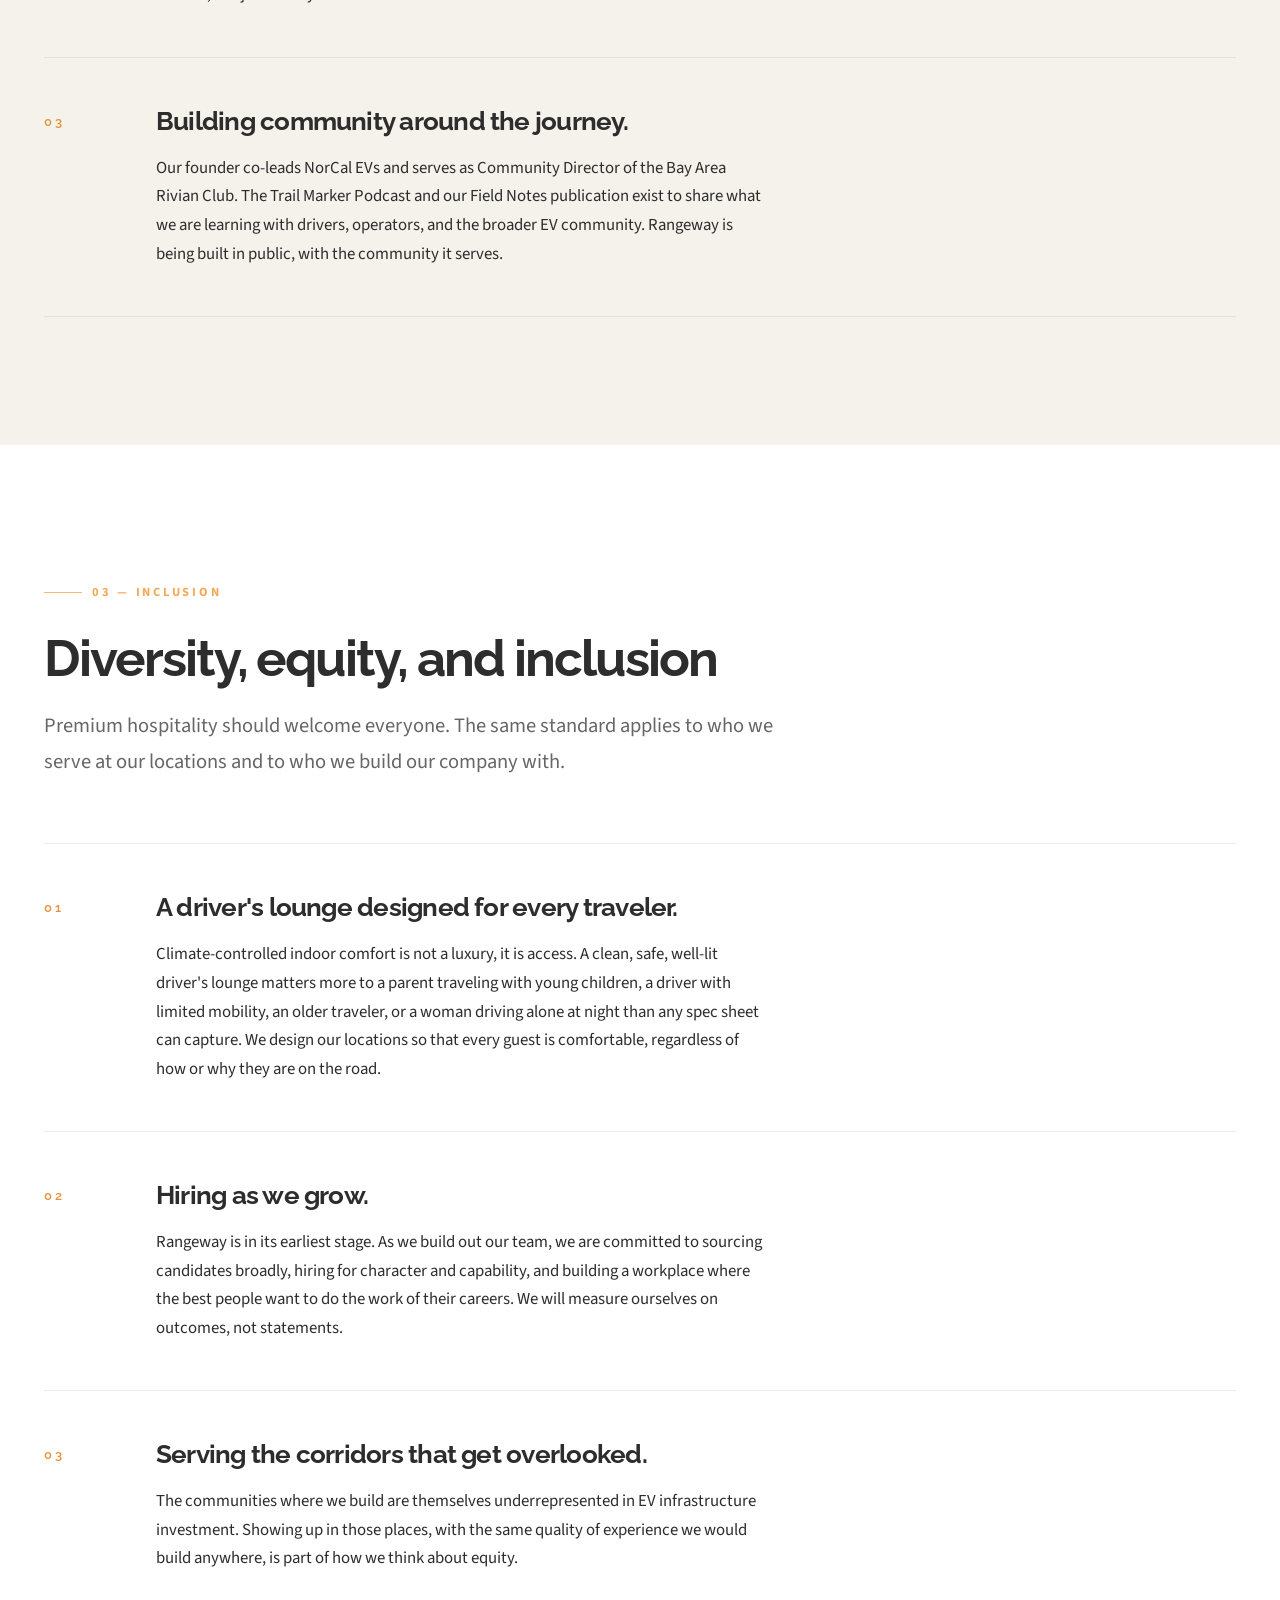
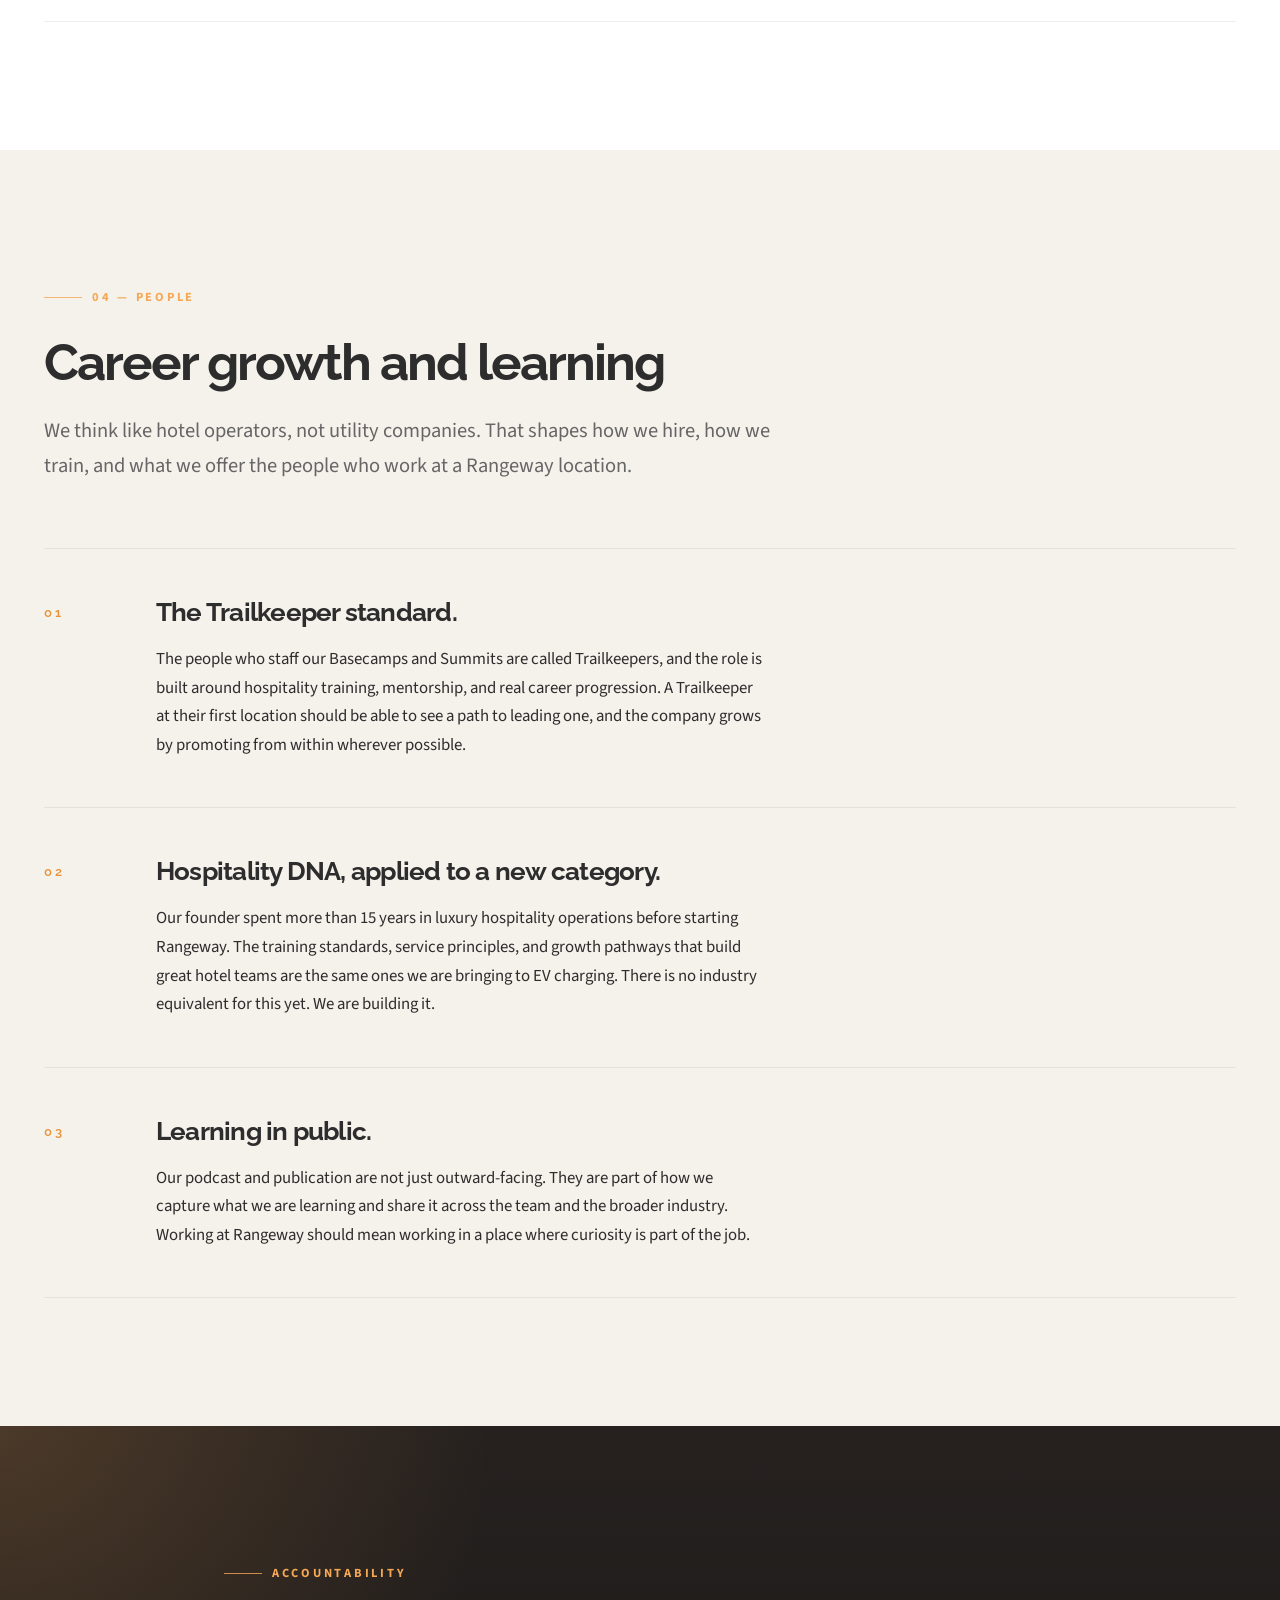
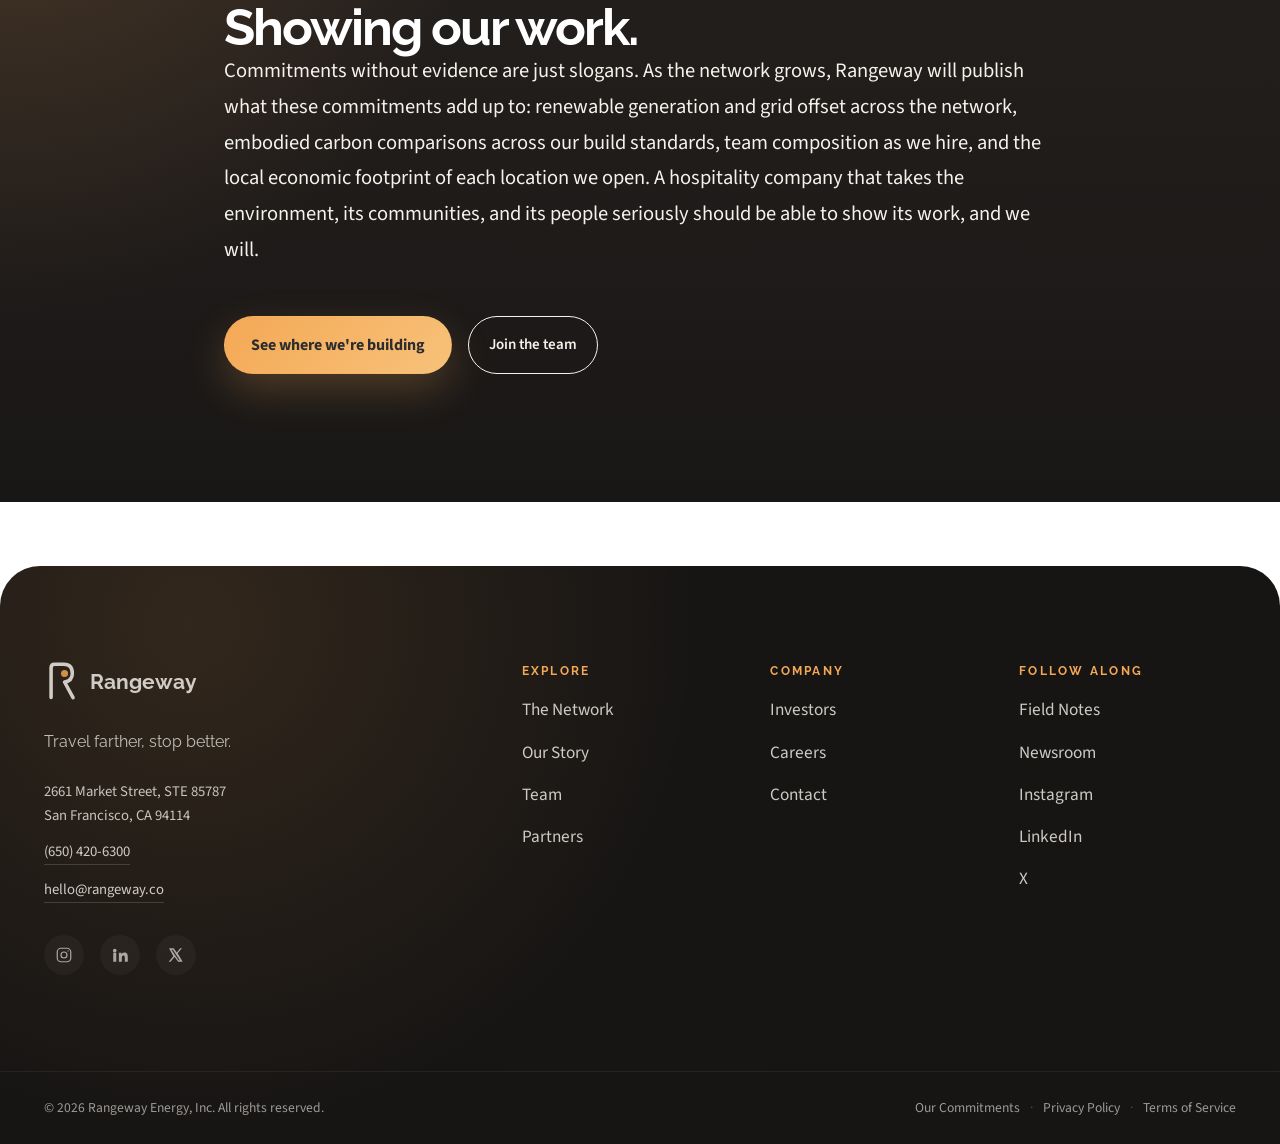
<file: commitments/index.html>
<!DOCTYPE html><html lang="en"> <head><meta charset="UTF-8"><meta name="viewport" content="width=device-width, initial-scale=1.0"><link rel="icon" type="image/svg+xml" href="/favicon.svg"><title>Our Commitments · Rangeway</title><meta name="description" content="The commitments Rangeway holds itself to, from how we design and power our locations to how we hire and who we serve."><link rel="canonical" href="https://rangeway.co/commitments/"><meta property="og:type" content="website"><meta property="og:title" content="Our Commitments · Rangeway"><meta property="og:description" content="The commitments Rangeway holds itself to, from how we design and power our locations to how we hire and who we serve."><meta property="og:image" content="https://rangeway.co/images/basecamp-cortex-dusk.jpg"><meta property="og:url" content="https://rangeway.co/commitments/"><meta property="og:site_name" content="Rangeway"><meta name="twitter:card" content="summary_large_image"><meta name="twitter:title" content="Our Commitments · Rangeway"><meta name="twitter:description" content="The commitments Rangeway holds itself to, from how we design and power our locations to how we hire and who we serve."><meta name="twitter:image" content="https://rangeway.co/images/basecamp-cortex-dusk.jpg"><link rel="preconnect" href="https://fonts.googleapis.com"><link rel="preconnect" href="https://fonts.gstatic.com" crossorigin><link rel="stylesheet" href="https://fonts.googleapis.com/css2?family=Raleway:wght@400;500;600;700;800&family=Source+Sans+3:wght@300;400;600;700&display=swap"><script defer src="https://tinylytics.app/embed/9_N5xEnQSTdibXFSDoqf.js"></script><link rel="stylesheet" href="/_astro/BaseLayout.CBXY4ELn.css"><style>.page-hero[data-astro-cid-s5hxusys]{position:relative;color:var(--color-cream);min-height:72vh;display:flex;align-items:flex-end;padding-top:calc(var(--nav-height) + 60px);padding-bottom:clamp(64px,8vw,120px);margin-top:calc(-1 * (var(--nav-height) + 24px));overflow:hidden;isolation:isolate}.page-hero--center[data-astro-cid-s5hxusys]{align-items:center;text-align:center;min-height:68vh}.page-hero__media[data-astro-cid-s5hxusys]{position:absolute;inset:0;z-index:-1}.page-hero__media[data-astro-cid-s5hxusys] img[data-astro-cid-s5hxusys]{width:100%;height:100%;object-fit:cover}.page-hero__scrim[data-astro-cid-s5hxusys]{position:absolute;inset:0;background:linear-gradient(180deg,#1715148c,#17151447 40%,#171514d1),radial-gradient(circle at 20% 85%,rgba(244,168,85,.2),transparent 40%)}.page-hero--scrim-strong[data-astro-cid-s5hxusys] .page-hero__scrim[data-astro-cid-s5hxusys]{background:linear-gradient(180deg,#171514bf,#17151480 45%,#171514e6),radial-gradient(circle at 20% 85%,rgba(244,168,85,.22),transparent 40%)}.page-hero--center[data-astro-cid-s5hxusys] .page-hero__inner[data-astro-cid-s5hxusys]{max-width:760px;margin:0 auto}.page-hero__inner[data-astro-cid-s5hxusys]{max-width:780px}.page-hero__eyebrow[data-astro-cid-s5hxusys]{display:inline-flex;align-items:center;gap:10px;font-family:var(--font-body);font-size:var(--fs-eyebrow);font-weight:700;letter-spacing:var(--ls-eyebrow);text-transform:uppercase;color:var(--color-warm);margin:0 0 var(--space-4)}.page-hero__eyebrow[data-astro-cid-s5hxusys]:before{content:"";width:38px;height:1px;background:currentColor;opacity:1}.page-hero--center[data-astro-cid-s5hxusys] .page-hero__eyebrow[data-astro-cid-s5hxusys]{justify-content:center}.page-hero[data-astro-cid-s5hxusys] h1[data-astro-cid-s5hxusys]{color:var(--color-cream);font-family:var(--font-heading);font-size:clamp(2.75rem,6vw,5.25rem);font-weight:700;line-height:var(--lh-heading);letter-spacing:var(--ls-heading);text-wrap:balance}.page-hero__lede[data-astro-cid-s5hxusys]{margin-top:var(--space-5);font-size:clamp(1.05rem,1.4vw,1.25rem);line-height:1.55;max-width:58ch;opacity:.9}.page-hero--center[data-astro-cid-s5hxusys] .page-hero__lede[data-astro-cid-s5hxusys]{margin-left:auto;margin-right:auto}
.commit-toc[data-astro-cid-3c23zwjm]{border-bottom:1px solid var(--color-border);background:var(--surface-alt)}.commit-toc[data-astro-cid-3c23zwjm] ul[data-astro-cid-3c23zwjm]{list-style:none;margin:0;padding:var(--space-4) 0;display:flex;flex-wrap:wrap;gap:var(--space-3) var(--space-6);align-items:center;justify-content:center}.commit-toc[data-astro-cid-3c23zwjm] a[data-astro-cid-3c23zwjm]{font-family:var(--font-heading);font-size:.78rem;letter-spacing:.16em;text-transform:uppercase;font-weight:600;color:var(--color-text-muted);transition:color var(--dur-fast) var(--ease-standard)}.commit-toc[data-astro-cid-3c23zwjm] a[data-astro-cid-3c23zwjm]:hover{color:var(--color-warm-deep)}.commit-section[data-astro-cid-3c23zwjm]{scroll-margin-top:calc(var(--nav-height) + 80px)}.commit-section__head[data-astro-cid-3c23zwjm]{max-width:760px;margin-bottom:var(--space-8)}.commit-section__head[data-astro-cid-3c23zwjm] h2[data-astro-cid-3c23zwjm]{margin-top:var(--space-3)}.commit-section__head[data-astro-cid-3c23zwjm] .prose-lg[data-astro-cid-3c23zwjm]{margin-top:var(--space-5);color:var(--color-text-muted)}.commit-items[data-astro-cid-3c23zwjm]{list-style:none;margin:0;padding:0;display:flex;flex-direction:column}.commit-item[data-astro-cid-3c23zwjm]{display:grid;grid-template-columns:80px 1fr;gap:var(--space-6);padding:var(--space-7) 0;border-top:1px solid var(--color-border);align-items:start}.commit-item[data-astro-cid-3c23zwjm]:last-child{border-bottom:1px solid var(--color-border)}.commit-item__index[data-astro-cid-3c23zwjm] span[data-astro-cid-3c23zwjm]{font-family:var(--font-heading);font-size:.82rem;letter-spacing:.22em;color:var(--color-warm-deep);font-weight:600}.commit-item__body[data-astro-cid-3c23zwjm]{max-width:68ch}.commit-item__body[data-astro-cid-3c23zwjm] h3[data-astro-cid-3c23zwjm]{font-size:clamp(1.35rem,2vw,1.65rem);line-height:1.25;margin:0 0 var(--space-4)}.commit-item__body[data-astro-cid-3c23zwjm] p[data-astro-cid-3c23zwjm]{font-size:1.05rem;line-height:1.7;color:var(--color-text);margin:0}.commit-reporting[data-astro-cid-3c23zwjm]{scroll-margin-top:calc(var(--nav-height) + 80px)}.commit-reporting__cta[data-astro-cid-3c23zwjm]{display:flex;flex-wrap:wrap;gap:var(--space-4);margin-top:var(--space-7)}@media(max-width:780px){.commit-toc[data-astro-cid-3c23zwjm] ul[data-astro-cid-3c23zwjm]{gap:var(--space-3) var(--space-5)}.commit-item[data-astro-cid-3c23zwjm]{grid-template-columns:1fr;gap:var(--space-3);padding:var(--space-6) 0}}
</style></head> <body class> <a href="#main" class="skip-link">Skip to content</a> <div class="nav-wrap" data-nav data-astro-cid-dmqpwcec> <div class="container" data-astro-cid-dmqpwcec> <div class="nav-inner" data-astro-cid-dmqpwcec> <a class="nav-brand" href="/" aria-label="Rangeway home" data-astro-cid-dmqpwcec> <svg width="26" height="30" viewBox="0 0 96 112" class aria-hidden="true" role="presentation"> <path d="M20 100 L20 16 C20 10 24 6 30 6 L56 6 C72 6 80 16 80 32 C80 46 72 54 58 56 L82 100" stroke="#FBF7F1" stroke-width="10" fill="none" stroke-linecap="round" stroke-linejoin="round"></path> <circle cx="58" cy="32" r="10" fill="#F4A855"></circle> </svg> <span class="nav-brand-text" data-astro-cid-dmqpwcec>Rangeway</span> </a> <ul class="nav-links" aria-label="Primary" data-astro-cid-dmqpwcec> <li data-astro-cid-dmqpwcec><a href="/network" data-astro-cid-dmqpwcec>The Network</a></li> <li data-astro-cid-dmqpwcec><a href="/our-story" data-astro-cid-dmqpwcec>Our Story</a></li> <li data-astro-cid-dmqpwcec><a href="/team" data-astro-cid-dmqpwcec>Team</a></li> <li data-astro-cid-dmqpwcec><a href="/partners" data-astro-cid-dmqpwcec>Partners</a></li> <li data-astro-cid-dmqpwcec><a href="/investors" data-astro-cid-dmqpwcec>Investors</a></li> <li data-astro-cid-dmqpwcec><a href="https://newsroom.rangeway.co" target="_blank" rel="noopener" data-astro-cid-dmqpwcec>Newsroom</a></li> <li data-astro-cid-dmqpwcec><a href="/contact" data-astro-cid-dmqpwcec>Contact</a></li> <li class="nav-social" aria-label="Social" data-astro-cid-dmqpwcec> <a href="https://instagram.com/RangewayEV" aria-label="Instagram" target="_blank" rel="noopener" data-astro-cid-dmqpwcec> <svg width="16" height="16" viewBox="0 0 24 24" fill="none" stroke="currentColor" stroke-width="1.6" stroke-linecap="round" stroke-linejoin="round" data-astro-cid-dmqpwcec> <rect x="3" y="3" width="18" height="18" rx="5" data-astro-cid-dmqpwcec></rect> <circle cx="12" cy="12" r="4" data-astro-cid-dmqpwcec></circle> <circle cx="17.5" cy="6.5" r="0.8" fill="currentColor" stroke="none" data-astro-cid-dmqpwcec></circle> </svg> </a> <a href="https://www.linkedin.com/company/rangewayenergy" aria-label="LinkedIn" target="_blank" rel="noopener" data-astro-cid-dmqpwcec> <svg width="16" height="16" viewBox="0 0 24 24" fill="currentColor" data-astro-cid-dmqpwcec> <path d="M4.98 3.5a2.5 2.5 0 1 0 0 5 2.5 2.5 0 0 0 0-5zM3 9h4v12H3V9zm7 0h3.8v1.7h.06c.53-1 1.83-2.06 3.77-2.06 4.03 0 4.77 2.65 4.77 6.1V21h-4v-5.4c0-1.3-.03-2.98-1.82-2.98-1.82 0-2.1 1.42-2.1 2.88V21h-4V9z" data-astro-cid-dmqpwcec></path> </svg> </a> <a href="https://x.com/RangewayEV" aria-label="X" target="_blank" rel="noopener" data-astro-cid-dmqpwcec> <svg width="14" height="14" viewBox="0 0 24 24" fill="currentColor" data-astro-cid-dmqpwcec> <path d="M18.244 2H21l-6.52 7.45L22 22h-6.77l-5.3-6.93L3.75 22H1l7-8L1.55 2h6.93l4.8 6.34L18.24 2zm-2.37 18h1.86L7.21 4h-2L15.87 20z" data-astro-cid-dmqpwcec></path> </svg> </a> </li> </ul> <button class="nav-toggle" aria-expanded="false" aria-controls="mobile-menu" aria-label="Open menu" data-toggle data-astro-cid-dmqpwcec> <svg width="20" height="20" viewBox="0 0 24 24" fill="none" stroke="currentColor" stroke-width="2" stroke-linecap="round" data-astro-cid-dmqpwcec> <line x1="3" y1="7" x2="21" y2="7" data-astro-cid-dmqpwcec></line> <line x1="3" y1="12" x2="21" y2="12" data-astro-cid-dmqpwcec></line> <line x1="3" y1="17" x2="21" y2="17" data-astro-cid-dmqpwcec></line> </svg> </button> </div> <div class="nav-mobile" id="mobile-menu" hidden data-mobile data-astro-cid-dmqpwcec> <a href="/network" data-astro-cid-dmqpwcec>The Network</a> <a href="/our-story" data-astro-cid-dmqpwcec>Our Story</a> <a href="/team" data-astro-cid-dmqpwcec>Team</a> <a href="/partners" data-astro-cid-dmqpwcec>Partners</a> <a href="/investors" data-astro-cid-dmqpwcec>Investors</a> <a href="https://newsroom.rangeway.co" target="_blank" rel="noopener" data-astro-cid-dmqpwcec>Newsroom</a> <a href="/contact" data-astro-cid-dmqpwcec>Contact</a> <div class="nav-mobile__social" data-astro-cid-dmqpwcec> <a href="https://instagram.com/RangewayEV" target="_blank" rel="noopener" data-astro-cid-dmqpwcec>Instagram</a> <a href="https://www.linkedin.com/company/rangewayenergy" target="_blank" rel="noopener" data-astro-cid-dmqpwcec>LinkedIn</a> <a href="https://x.com/RangewayEV" target="_blank" rel="noopener" data-astro-cid-dmqpwcec>X</a> </div> </div> </div> </div>  <script type="module">const o=document.querySelector(".nav-wrap"),d=document.querySelector("[data-toggle]"),n=document.querySelector("[data-mobile]");if(o){const t=()=>{window.scrollY>40?o.classList.add("is-scrolled"):o.classList.remove("is-scrolled")};t(),window.addEventListener("scroll",t,{passive:!0})}if(d&&n){const t=e=>{n.hidden=!e,d.setAttribute("aria-expanded",String(e)),document.body.style.overflow=e?"hidden":""};d.addEventListener("click",e=>{e.stopPropagation(),t(n.hidden)}),document.addEventListener("click",e=>{if(n.hidden)return;const s=e.target;!n.contains(s)&&!d.contains(s)&&t(!1)}),n.querySelectorAll("a").forEach(e=>{e.addEventListener("click",()=>t(!1))}),document.addEventListener("keydown",e=>{e.key==="Escape"&&!n.hidden&&t(!1)})}</script> <main id="main">  <section class="page-hero page-hero--left page-hero--scrim-default" data-astro-cid-s5hxusys> <div class="page-hero__media" data-astro-cid-s5hxusys> <img src="/images/basecamp-cortex-dusk.jpg" alt="A Rangeway location at golden hour" fetchpriority="high" data-astro-cid-s5hxusys> <div class="page-hero__scrim" data-astro-cid-s5hxusys></div> </div> <div class="container page-hero__inner" data-astro-cid-s5hxusys> <p class="page-hero__eyebrow" data-astro-cid-s5hxusys>What we build for</p> <h1 data-astro-cid-s5hxusys>Our commitments.</h1> <p class="page-hero__lede" data-astro-cid-s5hxusys>A hospitality company that takes its work seriously should be able to say what it stands for, and show its work. These are the commitments we hold ourselves to as we build Rangeway, from how we design and power our locations to how we hire and who we serve.</p>  </div> </section> <nav class="commit-toc" aria-label="On this page" data-astro-cid-3c23zwjm> <div class="container" data-astro-cid-3c23zwjm> <ul data-astro-cid-3c23zwjm> <li data-astro-cid-3c23zwjm><a href="#environment" data-astro-cid-3c23zwjm>Environment</a></li><li data-astro-cid-3c23zwjm><a href="#social-impact" data-astro-cid-3c23zwjm>Communities</a></li><li data-astro-cid-3c23zwjm><a href="#inclusion" data-astro-cid-3c23zwjm>Inclusion</a></li><li data-astro-cid-3c23zwjm><a href="#growth" data-astro-cid-3c23zwjm>People</a></li> <li data-astro-cid-3c23zwjm><a href="#reporting" data-astro-cid-3c23zwjm>Accountability</a></li> </ul> </div> </nav> <section id="environment" class="section commit-section " data-astro-cid-3c23zwjm> <div class="container" data-astro-cid-3c23zwjm> <header class="commit-section__head reveal" data-astro-cid-3c23zwjm> <p class="eyebrow" data-astro-cid-3c23zwjm>01 — Environment</p> <h2 data-astro-cid-3c23zwjm>Environmental sustainability</h2> <p class="prose-lg" data-astro-cid-3c23zwjm>Rangeway exists because the way America travels is changing. Every premium charging session we deliver helps another driver make long-distance electric travel feel normal, comfortable, and reliable. That is how the transition actually happens. Environmental responsibility is built into how every Rangeway location is designed, financed, built, and operated.</p> </header> <ul class="commit-items" data-astro-cid-3c23zwjm> <li class="commit-item reveal" data-astro-cid-3c23zwjm> <div class="commit-item__index" data-astro-cid-3c23zwjm> <span data-astro-cid-3c23zwjm>01</span> </div> <div class="commit-item__body" data-astro-cid-3c23zwjm> <h3 data-astro-cid-3c23zwjm>Solar-first charging.</h3> <p data-astro-cid-3c23zwjm>Our flagship site is designed around nearly 1 MW of on-site solar generation paired with battery energy storage. The Summit format goes further, operating 100% off-grid on solar and battery storage with no grid draw. Wherever the load profile and site allow, we reduce reliance on the grid first, then meet what remains with the cleanest power available.</p> </div> </li><li class="commit-item reveal" data-astro-cid-3c23zwjm> <div class="commit-item__index" data-astro-cid-3c23zwjm> <span data-astro-cid-3c23zwjm>02</span> </div> <div class="commit-item__body" data-astro-cid-3c23zwjm> <h3 data-astro-cid-3c23zwjm>Lower-carbon construction.</h3> <p data-astro-cid-3c23zwjm>Our preferred structural partner uses engineered bamboo and modular fabrication for our driver&#39;s lounges, canopies, clubhouses, and Lookouts. The result is a meaningfully lower embodied carbon footprint than conventional steel-and-concrete construction, delivered at the premium finish a Rangeway location requires.</p> </div> </li><li class="commit-item reveal" data-astro-cid-3c23zwjm> <div class="commit-item__index" data-astro-cid-3c23zwjm> <span data-astro-cid-3c23zwjm>03</span> </div> <div class="commit-item__body" data-astro-cid-3c23zwjm> <h3 data-astro-cid-3c23zwjm>Participating in the transition.</h3> <p data-astro-cid-3c23zwjm>Rangeway participates in California&#39;s Low Carbon Fuel Standard program. The cleanest mile is the one a driver actually chooses to take in an EV, and our network exists to make that mile easier to choose.</p> </div> </li><li class="commit-item reveal" data-astro-cid-3c23zwjm> <div class="commit-item__index" data-astro-cid-3c23zwjm> <span data-astro-cid-3c23zwjm>04</span> </div> <div class="commit-item__body" data-astro-cid-3c23zwjm> <h3 data-astro-cid-3c23zwjm>Built for the long term.</h3> <p data-astro-cid-3c23zwjm>A Rangeway location is built to last. Our hardware-flexible sites are engineered to scale as demand grows, so the first chargers we put in the ground continue serving drivers for decades. Building for permanence is itself a sustainability choice.</p> </div> </li> </ul> </div> </section><section id="social-impact" class="section commit-section section-cream" data-astro-cid-3c23zwjm> <div class="container" data-astro-cid-3c23zwjm> <header class="commit-section__head reveal" data-astro-cid-3c23zwjm> <p class="eyebrow" data-astro-cid-3c23zwjm>02 — Communities</p> <h2 data-astro-cid-3c23zwjm>Social impact</h2> <p class="prose-lg" data-astro-cid-3c23zwjm>We build where charging is thinnest. Rural communities, smaller cities, and the corridors that connect them are the places where the EV transition stalls without good infrastructure. A Rangeway location is designed to be a real economic presence in those communities, not a kiosk in a parking lot.</p> </header> <ul class="commit-items" data-astro-cid-3c23zwjm> <li class="commit-item reveal" data-astro-cid-3c23zwjm> <div class="commit-item__index" data-astro-cid-3c23zwjm> <span data-astro-cid-3c23zwjm>01</span> </div> <div class="commit-item__body" data-astro-cid-3c23zwjm> <h3 data-astro-cid-3c23zwjm>Investing in rural and underserved corridors.</h3> <p data-astro-cid-3c23zwjm>Our network focuses on routes and communities that have been left behind by the first wave of EV infrastructure. We choose sites where a premium location can do more than serve drivers, it can anchor local economic activity.</p> </div> </li><li class="commit-item reveal" data-astro-cid-3c23zwjm> <div class="commit-item__index" data-astro-cid-3c23zwjm> <span data-astro-cid-3c23zwjm>02</span> </div> <div class="commit-item__body" data-astro-cid-3c23zwjm> <h3 data-astro-cid-3c23zwjm>Local jobs, local presence.</h3> <p data-astro-cid-3c23zwjm>Every Basecamp and Summit creates hospitality-grade jobs in communities where those jobs matter. Our Trailkeepers are local hires, trained in the kind of hospitality that builds careers, not just hourly shifts.</p> </div> </li><li class="commit-item reveal" data-astro-cid-3c23zwjm> <div class="commit-item__index" data-astro-cid-3c23zwjm> <span data-astro-cid-3c23zwjm>03</span> </div> <div class="commit-item__body" data-astro-cid-3c23zwjm> <h3 data-astro-cid-3c23zwjm>Building community around the journey.</h3> <p data-astro-cid-3c23zwjm>Our founder co-leads NorCal EVs and serves as Community Director of the Bay Area Rivian Club. The Trail Marker Podcast and our Field Notes publication exist to share what we are learning with drivers, operators, and the broader EV community. Rangeway is being built in public, with the community it serves.</p> </div> </li> </ul> </div> </section><section id="inclusion" class="section commit-section " data-astro-cid-3c23zwjm> <div class="container" data-astro-cid-3c23zwjm> <header class="commit-section__head reveal" data-astro-cid-3c23zwjm> <p class="eyebrow" data-astro-cid-3c23zwjm>03 — Inclusion</p> <h2 data-astro-cid-3c23zwjm>Diversity, equity, and inclusion</h2> <p class="prose-lg" data-astro-cid-3c23zwjm>Premium hospitality should welcome everyone. The same standard applies to who we serve at our locations and to who we build our company with.</p> </header> <ul class="commit-items" data-astro-cid-3c23zwjm> <li class="commit-item reveal" data-astro-cid-3c23zwjm> <div class="commit-item__index" data-astro-cid-3c23zwjm> <span data-astro-cid-3c23zwjm>01</span> </div> <div class="commit-item__body" data-astro-cid-3c23zwjm> <h3 data-astro-cid-3c23zwjm>A driver&#39;s lounge designed for every traveler.</h3> <p data-astro-cid-3c23zwjm>Climate-controlled indoor comfort is not a luxury, it is access. A clean, safe, well-lit driver&#39;s lounge matters more to a parent traveling with young children, a driver with limited mobility, an older traveler, or a woman driving alone at night than any spec sheet can capture. We design our locations so that every guest is comfortable, regardless of how or why they are on the road.</p> </div> </li><li class="commit-item reveal" data-astro-cid-3c23zwjm> <div class="commit-item__index" data-astro-cid-3c23zwjm> <span data-astro-cid-3c23zwjm>02</span> </div> <div class="commit-item__body" data-astro-cid-3c23zwjm> <h3 data-astro-cid-3c23zwjm>Hiring as we grow.</h3> <p data-astro-cid-3c23zwjm>Rangeway is in its earliest stage. As we build out our team, we are committed to sourcing candidates broadly, hiring for character and capability, and building a workplace where the best people want to do the work of their careers. We will measure ourselves on outcomes, not statements.</p> </div> </li><li class="commit-item reveal" data-astro-cid-3c23zwjm> <div class="commit-item__index" data-astro-cid-3c23zwjm> <span data-astro-cid-3c23zwjm>03</span> </div> <div class="commit-item__body" data-astro-cid-3c23zwjm> <h3 data-astro-cid-3c23zwjm>Serving the corridors that get overlooked.</h3> <p data-astro-cid-3c23zwjm>The communities where we build are themselves underrepresented in EV infrastructure investment. Showing up in those places, with the same quality of experience we would build anywhere, is part of how we think about equity.</p> </div> </li> </ul> </div> </section><section id="growth" class="section commit-section section-cream" data-astro-cid-3c23zwjm> <div class="container" data-astro-cid-3c23zwjm> <header class="commit-section__head reveal" data-astro-cid-3c23zwjm> <p class="eyebrow" data-astro-cid-3c23zwjm>04 — People</p> <h2 data-astro-cid-3c23zwjm>Career growth and learning</h2> <p class="prose-lg" data-astro-cid-3c23zwjm>We think like hotel operators, not utility companies. That shapes how we hire, how we train, and what we offer the people who work at a Rangeway location.</p> </header> <ul class="commit-items" data-astro-cid-3c23zwjm> <li class="commit-item reveal" data-astro-cid-3c23zwjm> <div class="commit-item__index" data-astro-cid-3c23zwjm> <span data-astro-cid-3c23zwjm>01</span> </div> <div class="commit-item__body" data-astro-cid-3c23zwjm> <h3 data-astro-cid-3c23zwjm>The Trailkeeper standard.</h3> <p data-astro-cid-3c23zwjm>The people who staff our Basecamps and Summits are called Trailkeepers, and the role is built around hospitality training, mentorship, and real career progression. A Trailkeeper at their first location should be able to see a path to leading one, and the company grows by promoting from within wherever possible.</p> </div> </li><li class="commit-item reveal" data-astro-cid-3c23zwjm> <div class="commit-item__index" data-astro-cid-3c23zwjm> <span data-astro-cid-3c23zwjm>02</span> </div> <div class="commit-item__body" data-astro-cid-3c23zwjm> <h3 data-astro-cid-3c23zwjm>Hospitality DNA, applied to a new category.</h3> <p data-astro-cid-3c23zwjm>Our founder spent more than 15 years in luxury hospitality operations before starting Rangeway. The training standards, service principles, and growth pathways that build great hotel teams are the same ones we are bringing to EV charging. There is no industry equivalent for this yet. We are building it.</p> </div> </li><li class="commit-item reveal" data-astro-cid-3c23zwjm> <div class="commit-item__index" data-astro-cid-3c23zwjm> <span data-astro-cid-3c23zwjm>03</span> </div> <div class="commit-item__body" data-astro-cid-3c23zwjm> <h3 data-astro-cid-3c23zwjm>Learning in public.</h3> <p data-astro-cid-3c23zwjm>Our podcast and publication are not just outward-facing. They are part of how we capture what we are learning and share it across the team and the broader industry. Working at Rangeway should mean working in a place where curiosity is part of the job.</p> </div> </li> </ul> </div> </section><section id="reporting" class="section section-dark commit-reporting" data-astro-cid-3c23zwjm> <div class="container-narrow reveal" data-astro-cid-3c23zwjm> <p class="eyebrow" style="color: var(--color-warm);" data-astro-cid-3c23zwjm>Accountability</p> <h2 data-astro-cid-3c23zwjm>Showing our work.</h2> <p class="prose-lg" data-astro-cid-3c23zwjm>
Commitments without evidence are just slogans. As the network grows, Rangeway will publish
        what these commitments add up to: renewable generation and grid offset across the network,
        embodied carbon comparisons across our build standards, team composition as we hire, and
        the local economic footprint of each location we open. A hospitality company that takes the
        environment, its communities, and its people seriously should be able to show its work, and
        we will.
</p> <div class="commit-reporting__cta" data-astro-cid-3c23zwjm> <a class="btn btn-warm" href="/network" data-astro-cid-3c23zwjm>See where we're building</a> <a class="btn btn-outline" href="mailto:careers@rangeway.co?subject=Joining%20the%20Rangeway%20team" data-astro-cid-3c23zwjm>
Join the team
</a> </div> </div> </section>  </main> <footer class="site-footer" data-astro-cid-sz7xmlte> <div class="container site-footer__inner" data-astro-cid-sz7xmlte> <div class="site-footer__brand" data-astro-cid-sz7xmlte> <a href="/" class="site-footer__logo" aria-label="Rangeway home" data-astro-cid-sz7xmlte> <svg width="34" height="40" viewBox="0 0 96 112" class aria-hidden="true" role="presentation"> <path d="M20 100 L20 16 C20 10 24 6 30 6 L56 6 C72 6 80 16 80 32 C80 46 72 54 58 56 L82 100" stroke="#F5F1EB" stroke-width="10" fill="none" stroke-linecap="round" stroke-linejoin="round"></path> <circle cx="58" cy="32" r="10" fill="#F4A855"></circle> </svg> <span data-astro-cid-sz7xmlte>Rangeway</span> </a> <p class="site-footer__tag" data-astro-cid-sz7xmlte>Travel farther, stop better.</p> <address class="site-footer__address" data-astro-cid-sz7xmlte>
2661 Market Street, STE 85787<br data-astro-cid-sz7xmlte>
San Francisco, CA 94114
</address> <ul class="site-footer__details-list" data-astro-cid-sz7xmlte> <li data-astro-cid-sz7xmlte><a href="tel:+16504206300" data-astro-cid-sz7xmlte>(650) 420-6300</a></li> <li data-astro-cid-sz7xmlte><a href="mailto:hello@rangeway.co" data-astro-cid-sz7xmlte>hello@rangeway.co</a></li> </ul> <div class="site-footer__social" data-astro-cid-sz7xmlte> <a href="https://instagram.com/RangewayEV" aria-label="Instagram" target="_blank" rel="noopener" data-astro-cid-sz7xmlte> <svg width="18" height="18" viewBox="0 0 24 24" fill="none" stroke="currentColor" stroke-width="1.6" stroke-linecap="round" stroke-linejoin="round" data-astro-cid-sz7xmlte> <rect x="3" y="3" width="18" height="18" rx="5" data-astro-cid-sz7xmlte></rect> <circle cx="12" cy="12" r="4" data-astro-cid-sz7xmlte></circle> <circle cx="17.5" cy="6.5" r="0.8" fill="currentColor" stroke="none" data-astro-cid-sz7xmlte></circle> </svg> </a> <a href="https://www.linkedin.com/company/rangewayenergy" aria-label="LinkedIn" target="_blank" rel="noopener" data-astro-cid-sz7xmlte> <svg width="18" height="18" viewBox="0 0 24 24" fill="currentColor" data-astro-cid-sz7xmlte> <path d="M4.98 3.5a2.5 2.5 0 1 0 0 5 2.5 2.5 0 0 0 0-5zM3 9h4v12H3V9zm7 0h3.8v1.7h.06c.53-1 1.83-2.06 3.77-2.06 4.03 0 4.77 2.65 4.77 6.1V21h-4v-5.4c0-1.3-.03-2.98-1.82-2.98-1.82 0-2.1 1.42-2.1 2.88V21h-4V9z" data-astro-cid-sz7xmlte></path> </svg> </a> <a href="https://x.com/RangewayEV" aria-label="X" target="_blank" rel="noopener" data-astro-cid-sz7xmlte> <svg width="16" height="16" viewBox="0 0 24 24" fill="currentColor" data-astro-cid-sz7xmlte> <path d="M18.244 2H21l-6.52 7.45L22 22h-6.77l-5.3-6.93L3.75 22H1l7-8L1.55 2h6.93l4.8 6.34L18.24 2zm-2.37 18h1.86L7.21 4h-2L15.87 20z" data-astro-cid-sz7xmlte></path> </svg> </a> </div> </div> <div class="site-footer__columns" data-astro-cid-sz7xmlte> <div data-astro-cid-sz7xmlte> <h3 data-astro-cid-sz7xmlte>Explore</h3> <ul data-astro-cid-sz7xmlte> <li data-astro-cid-sz7xmlte><a href="/network" data-astro-cid-sz7xmlte>The Network</a></li> <li data-astro-cid-sz7xmlte><a href="/our-story" data-astro-cid-sz7xmlte>Our Story</a></li> <li data-astro-cid-sz7xmlte><a href="/team" data-astro-cid-sz7xmlte>Team</a></li> <li data-astro-cid-sz7xmlte><a href="/partners" data-astro-cid-sz7xmlte>Partners</a></li> </ul> </div> <div data-astro-cid-sz7xmlte> <h3 data-astro-cid-sz7xmlte>Company</h3> <ul data-astro-cid-sz7xmlte> <li data-astro-cid-sz7xmlte><a href="/investors" data-astro-cid-sz7xmlte>Investors</a></li> <li data-astro-cid-sz7xmlte><a href="https://www.linkedin.com/company/rangewayenergy/jobs/" target="_blank" rel="noopener" data-astro-cid-sz7xmlte>Careers</a></li> <li data-astro-cid-sz7xmlte><a href="/contact" data-astro-cid-sz7xmlte>Contact</a></li> </ul> </div> <div data-astro-cid-sz7xmlte> <h3 data-astro-cid-sz7xmlte>Follow along</h3> <ul data-astro-cid-sz7xmlte> <li data-astro-cid-sz7xmlte><a href="https://fieldnotes.rangeway.co" target="_blank" rel="noopener" data-astro-cid-sz7xmlte>Field Notes</a></li> <li data-astro-cid-sz7xmlte><a href="https://newsroom.rangeway.co" target="_blank" rel="noopener" data-astro-cid-sz7xmlte>Newsroom</a></li> <li data-astro-cid-sz7xmlte><a href="https://instagram.com/RangewayEV" target="_blank" rel="noopener" data-astro-cid-sz7xmlte>Instagram</a></li> <li data-astro-cid-sz7xmlte><a href="https://www.linkedin.com/company/rangewayenergy" target="_blank" rel="noopener" data-astro-cid-sz7xmlte>LinkedIn</a></li> <li data-astro-cid-sz7xmlte><a href="https://x.com/RangewayEV" target="_blank" rel="noopener" data-astro-cid-sz7xmlte>X</a></li> </ul> </div> </div> </div> <div class="site-footer__legal" data-astro-cid-sz7xmlte> <div class="container site-footer__legal-row" data-astro-cid-sz7xmlte> <p data-astro-cid-sz7xmlte>© 2026 Rangeway Energy, Inc. All rights reserved.</p> <p class="site-footer__legal-links" data-astro-cid-sz7xmlte> <a href="/commitments" data-astro-cid-sz7xmlte>Our Commitments</a> <span aria-hidden="true" data-astro-cid-sz7xmlte>·</span> <a href="/privacy" data-astro-cid-sz7xmlte>Privacy Policy</a> <span aria-hidden="true" data-astro-cid-sz7xmlte>·</span> <a href="/terms" data-astro-cid-sz7xmlte>Terms of Service</a> </p> </div> </div> </footer>  <script type="module">const s=new IntersectionObserver(e=>{e.forEach(r=>{r.isIntersecting&&(r.target.classList.add("is-visible"),s.unobserve(r.target))})},{threshold:.15,rootMargin:"0px 0px -60px 0px"});document.querySelectorAll(".reveal").forEach(e=>s.observe(e));</script> </body> </html>
</file>
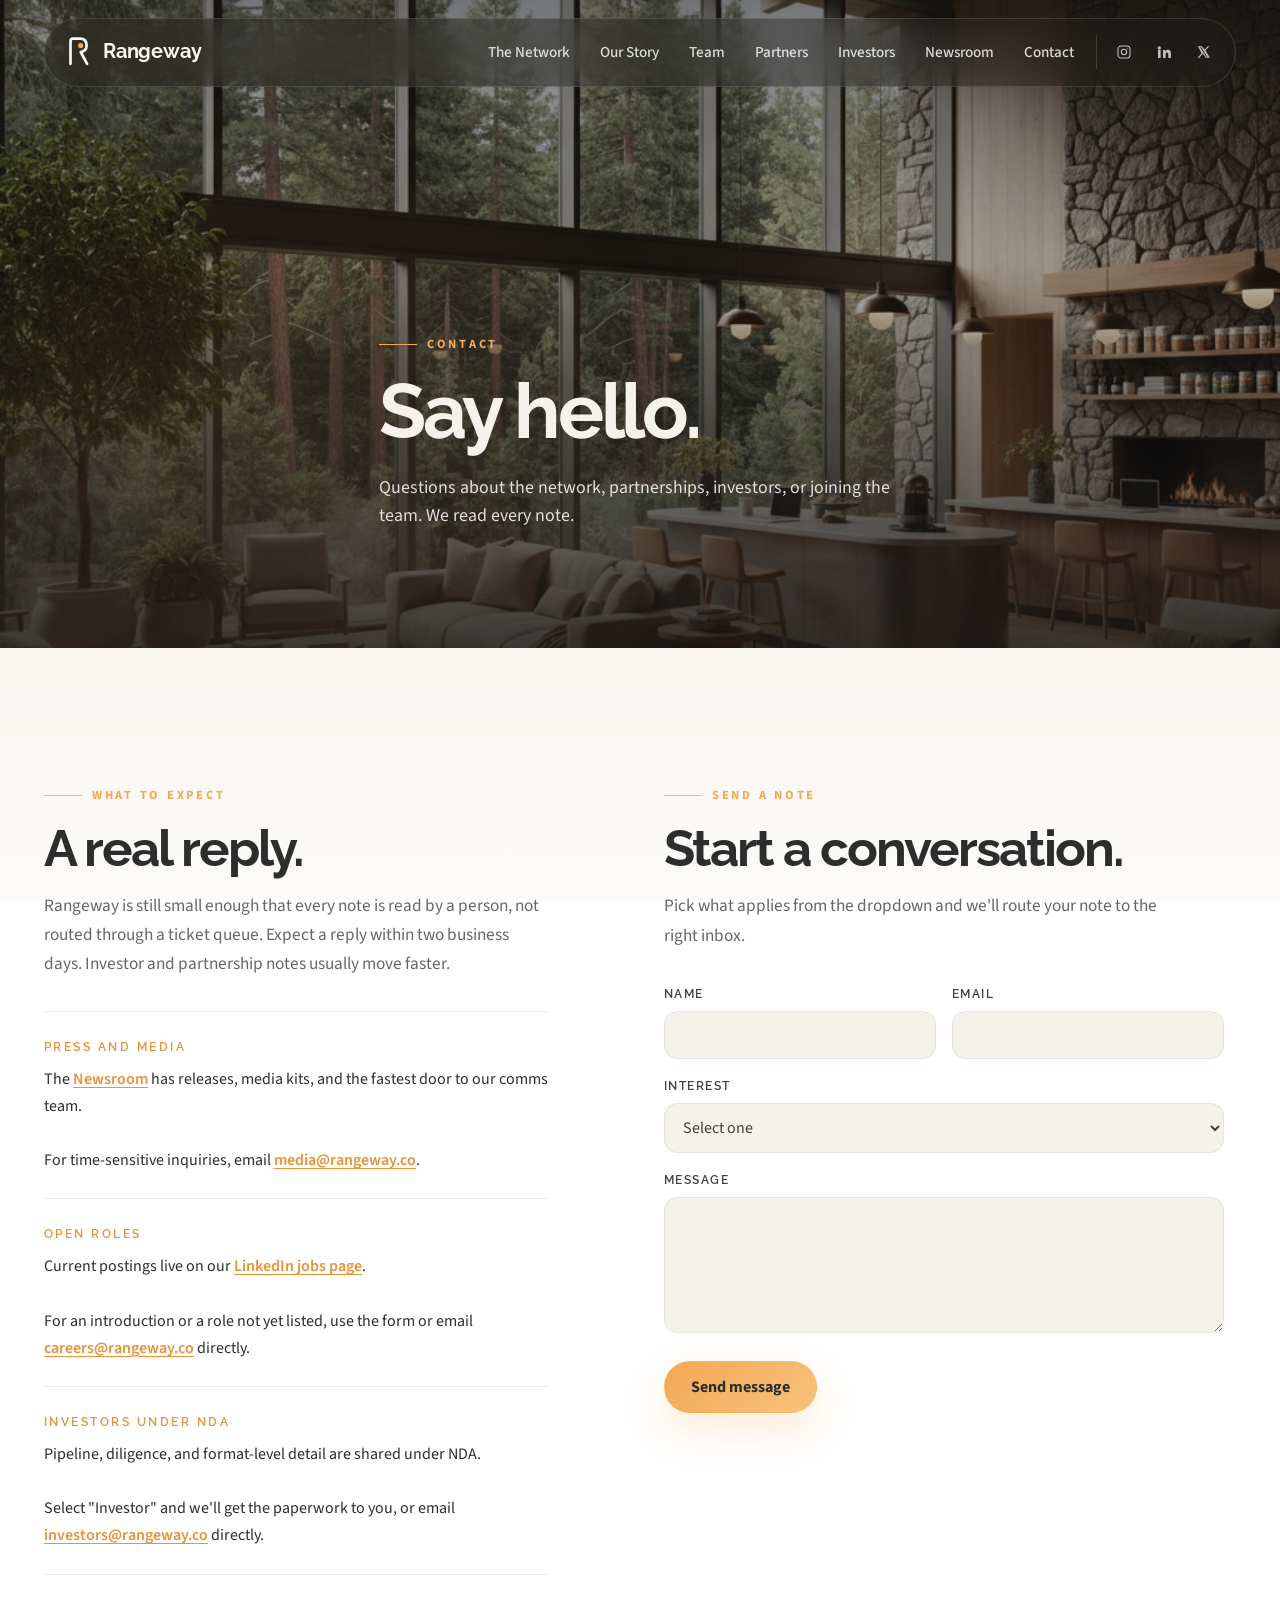
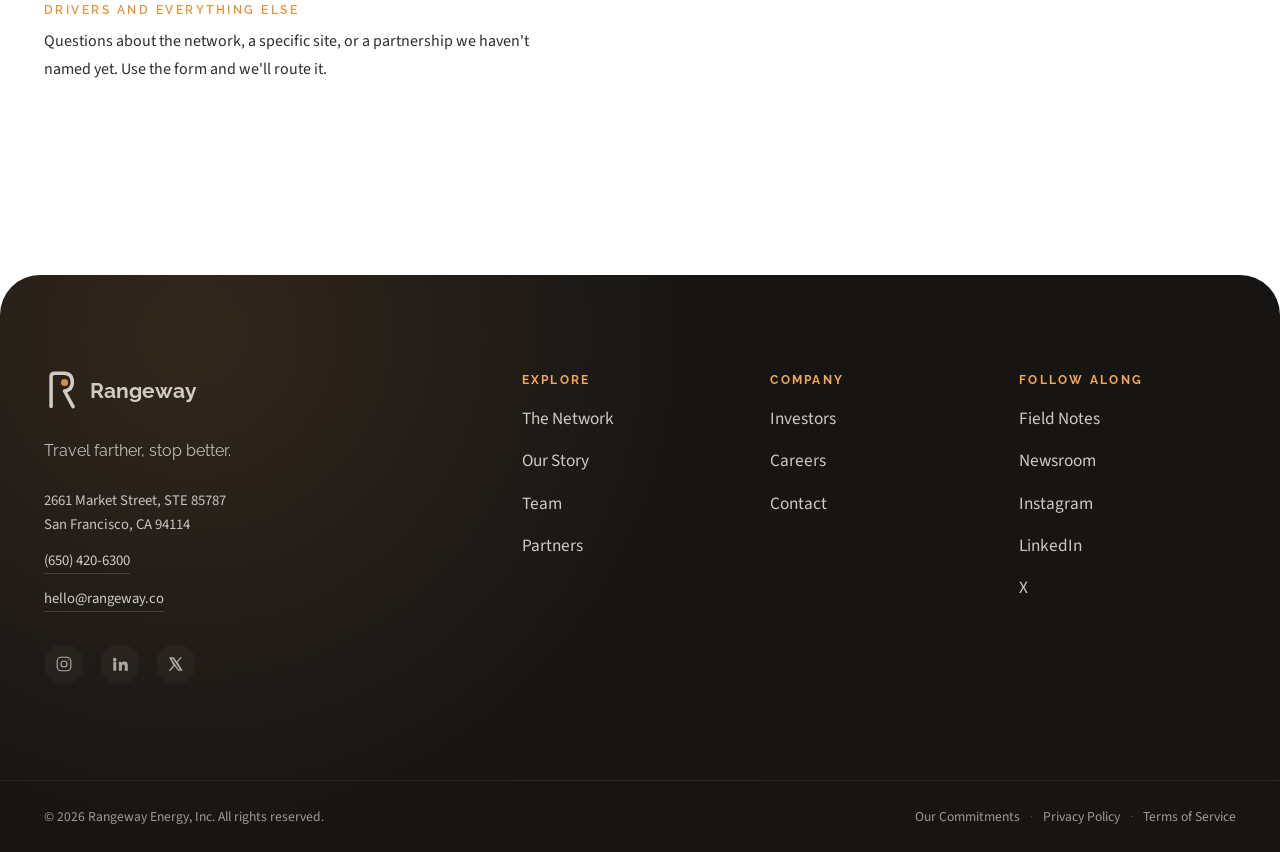
<file: contact/index.html>
<!DOCTYPE html><html lang="en"> <head><meta charset="UTF-8"><meta name="viewport" content="width=device-width, initial-scale=1.0"><link rel="icon" type="image/svg+xml" href="/favicon.svg"><title>Contact · Rangeway</title><meta name="description" content="Reach Rangeway. Questions about the network, partnerships, investors, or joining the team."><link rel="canonical" href="https://rangeway.co/contact/"><meta property="og:type" content="website"><meta property="og:title" content="Contact · Rangeway"><meta property="og:description" content="Reach Rangeway. Questions about the network, partnerships, investors, or joining the team."><meta property="og:image" content="https://rangeway.co/images/basecamp-interior.jpg"><meta property="og:url" content="https://rangeway.co/contact/"><meta property="og:site_name" content="Rangeway"><meta name="twitter:card" content="summary_large_image"><meta name="twitter:title" content="Contact · Rangeway"><meta name="twitter:description" content="Reach Rangeway. Questions about the network, partnerships, investors, or joining the team."><meta name="twitter:image" content="https://rangeway.co/images/basecamp-interior.jpg"><link rel="preconnect" href="https://fonts.googleapis.com"><link rel="preconnect" href="https://fonts.gstatic.com" crossorigin><link rel="stylesheet" href="https://fonts.googleapis.com/css2?family=Raleway:wght@400;500;600;700;800&family=Source+Sans+3:wght@300;400;600;700&display=swap"><script defer src="https://tinylytics.app/embed/9_N5xEnQSTdibXFSDoqf.js"></script><link rel="stylesheet" href="/_astro/BaseLayout.CBXY4ELn.css"><style>.page-hero[data-astro-cid-s5hxusys]{position:relative;color:var(--color-cream);min-height:72vh;display:flex;align-items:flex-end;padding-top:calc(var(--nav-height) + 60px);padding-bottom:clamp(64px,8vw,120px);margin-top:calc(-1 * (var(--nav-height) + 24px));overflow:hidden;isolation:isolate}.page-hero--center[data-astro-cid-s5hxusys]{align-items:center;text-align:center;min-height:68vh}.page-hero__media[data-astro-cid-s5hxusys]{position:absolute;inset:0;z-index:-1}.page-hero__media[data-astro-cid-s5hxusys] img[data-astro-cid-s5hxusys]{width:100%;height:100%;object-fit:cover}.page-hero__scrim[data-astro-cid-s5hxusys]{position:absolute;inset:0;background:linear-gradient(180deg,#1715148c,#17151447 40%,#171514d1),radial-gradient(circle at 20% 85%,rgba(244,168,85,.2),transparent 40%)}.page-hero--scrim-strong[data-astro-cid-s5hxusys] .page-hero__scrim[data-astro-cid-s5hxusys]{background:linear-gradient(180deg,#171514bf,#17151480 45%,#171514e6),radial-gradient(circle at 20% 85%,rgba(244,168,85,.22),transparent 40%)}.page-hero--center[data-astro-cid-s5hxusys] .page-hero__inner[data-astro-cid-s5hxusys]{max-width:760px;margin:0 auto}.page-hero__inner[data-astro-cid-s5hxusys]{max-width:780px}.page-hero__eyebrow[data-astro-cid-s5hxusys]{display:inline-flex;align-items:center;gap:10px;font-family:var(--font-body);font-size:var(--fs-eyebrow);font-weight:700;letter-spacing:var(--ls-eyebrow);text-transform:uppercase;color:var(--color-warm);margin:0 0 var(--space-4)}.page-hero__eyebrow[data-astro-cid-s5hxusys]:before{content:"";width:38px;height:1px;background:currentColor;opacity:1}.page-hero--center[data-astro-cid-s5hxusys] .page-hero__eyebrow[data-astro-cid-s5hxusys]{justify-content:center}.page-hero[data-astro-cid-s5hxusys] h1[data-astro-cid-s5hxusys]{color:var(--color-cream);font-family:var(--font-heading);font-size:clamp(2.75rem,6vw,5.25rem);font-weight:700;line-height:var(--lh-heading);letter-spacing:var(--ls-heading);text-wrap:balance}.page-hero__lede[data-astro-cid-s5hxusys]{margin-top:var(--space-5);font-size:clamp(1.05rem,1.4vw,1.25rem);line-height:1.55;max-width:58ch;opacity:.9}.page-hero--center[data-astro-cid-s5hxusys] .page-hero__lede[data-astro-cid-s5hxusys]{margin-left:auto;margin-right:auto}
.contact-form[data-astro-cid-svshx33u]{display:flex;flex-direction:column;gap:var(--space-4);width:100%;max-width:560px}.contact-form__row[data-astro-cid-svshx33u]{display:grid;grid-template-columns:1fr 1fr;gap:var(--space-4)}.contact-form[data-astro-cid-svshx33u] label[data-astro-cid-svshx33u]{display:flex;flex-direction:column;gap:6px;font-family:var(--font-heading);font-size:.78rem;letter-spacing:.12em;text-transform:uppercase;font-weight:600;color:inherit;opacity:.9}.contact-form[data-astro-cid-svshx33u] input[data-astro-cid-svshx33u],.contact-form[data-astro-cid-svshx33u] select[data-astro-cid-svshx33u],.contact-form[data-astro-cid-svshx33u] textarea[data-astro-cid-svshx33u]{font-family:var(--font-body);font-size:1rem;padding:12px 14px;border-radius:var(--radius-sm);border:1px solid var(--color-border);background:var(--surface-alt);color:var(--color-text);width:100%;transition:border-color .2s var(--ease-out),background .2s var(--ease-out),box-shadow .2s var(--ease-out);text-transform:none;letter-spacing:0;font-weight:400}.contact-form[data-astro-cid-svshx33u] input[data-astro-cid-svshx33u]::placeholder,.contact-form[data-astro-cid-svshx33u] textarea[data-astro-cid-svshx33u]::placeholder{color:var(--color-text-muted);opacity:.6}.contact-form[data-astro-cid-svshx33u] input[data-astro-cid-svshx33u]:focus,.contact-form[data-astro-cid-svshx33u] select[data-astro-cid-svshx33u]:focus,.contact-form[data-astro-cid-svshx33u] textarea[data-astro-cid-svshx33u]:focus{outline:none;border-color:var(--color-warm);background:var(--color-white);box-shadow:0 0 0 4px #f4a85524}.contact-form[data-astro-cid-svshx33u] textarea[data-astro-cid-svshx33u]{resize:vertical;min-height:120px}.contact-form[data-astro-cid-svshx33u] button[data-astro-cid-svshx33u]{align-self:flex-start;margin-top:var(--space-3)}.contact-form__honey[data-astro-cid-svshx33u]{position:absolute;left:-10000px;width:1px;height:1px;opacity:0;pointer-events:none}@media(max-width:560px){.contact-form__row[data-astro-cid-svshx33u]{grid-template-columns:1fr}}.contact-layout[data-astro-cid-uw5kdbxl]{display:grid;grid-template-columns:1fr 1fr;gap:var(--space-7);align-items:start}.contact-aside__lede[data-astro-cid-uw5kdbxl]{margin:var(--space-4) 0 var(--space-6);color:var(--color-text-muted);font-size:1.08rem;line-height:1.7;max-width:56ch}.contact-aside__list[data-astro-cid-uw5kdbxl]{list-style:none;padding:0;margin:0;display:flex;flex-direction:column;gap:var(--space-5);max-width:56ch}.contact-aside__list[data-astro-cid-uw5kdbxl] li[data-astro-cid-uw5kdbxl]{padding-top:var(--space-5);border-top:1px solid var(--color-border)}.contact-aside__label[data-astro-cid-uw5kdbxl]{font-family:var(--font-heading);font-size:.78rem;letter-spacing:.2em;text-transform:uppercase;color:var(--color-warm-deep);font-weight:600;margin:0 0 var(--space-2)}.contact-aside__copy[data-astro-cid-uw5kdbxl]{margin:0;font-size:1rem;line-height:1.7;color:var(--color-text)}.contact-aside__copy[data-astro-cid-uw5kdbxl] a[data-astro-cid-uw5kdbxl]{color:var(--color-warm-deep);font-weight:600;text-decoration:underline;text-decoration-thickness:1px;text-underline-offset:3px}.contact-aside__copy[data-astro-cid-uw5kdbxl] a[data-astro-cid-uw5kdbxl]:hover{opacity:.85}.contact-form-wrap__lede[data-astro-cid-uw5kdbxl]{margin:var(--space-4) 0 var(--space-6);color:var(--color-text-muted);font-size:1.08rem;max-width:56ch}@media(max-width:760px){.contact-layout[data-astro-cid-uw5kdbxl]{grid-template-columns:1fr;gap:var(--space-8)}}
</style></head> <body class> <a href="#main" class="skip-link">Skip to content</a> <div class="nav-wrap" data-nav data-astro-cid-dmqpwcec> <div class="container" data-astro-cid-dmqpwcec> <div class="nav-inner" data-astro-cid-dmqpwcec> <a class="nav-brand" href="/" aria-label="Rangeway home" data-astro-cid-dmqpwcec> <svg width="26" height="30" viewBox="0 0 96 112" class aria-hidden="true" role="presentation"> <path d="M20 100 L20 16 C20 10 24 6 30 6 L56 6 C72 6 80 16 80 32 C80 46 72 54 58 56 L82 100" stroke="#FBF7F1" stroke-width="10" fill="none" stroke-linecap="round" stroke-linejoin="round"></path> <circle cx="58" cy="32" r="10" fill="#F4A855"></circle> </svg> <span class="nav-brand-text" data-astro-cid-dmqpwcec>Rangeway</span> </a> <ul class="nav-links" aria-label="Primary" data-astro-cid-dmqpwcec> <li data-astro-cid-dmqpwcec><a href="/network" data-astro-cid-dmqpwcec>The Network</a></li> <li data-astro-cid-dmqpwcec><a href="/our-story" data-astro-cid-dmqpwcec>Our Story</a></li> <li data-astro-cid-dmqpwcec><a href="/team" data-astro-cid-dmqpwcec>Team</a></li> <li data-astro-cid-dmqpwcec><a href="/partners" data-astro-cid-dmqpwcec>Partners</a></li> <li data-astro-cid-dmqpwcec><a href="/investors" data-astro-cid-dmqpwcec>Investors</a></li> <li data-astro-cid-dmqpwcec><a href="https://newsroom.rangeway.co" target="_blank" rel="noopener" data-astro-cid-dmqpwcec>Newsroom</a></li> <li data-astro-cid-dmqpwcec><a href="/contact" data-astro-cid-dmqpwcec>Contact</a></li> <li class="nav-social" aria-label="Social" data-astro-cid-dmqpwcec> <a href="https://instagram.com/RangewayEV" aria-label="Instagram" target="_blank" rel="noopener" data-astro-cid-dmqpwcec> <svg width="16" height="16" viewBox="0 0 24 24" fill="none" stroke="currentColor" stroke-width="1.6" stroke-linecap="round" stroke-linejoin="round" data-astro-cid-dmqpwcec> <rect x="3" y="3" width="18" height="18" rx="5" data-astro-cid-dmqpwcec></rect> <circle cx="12" cy="12" r="4" data-astro-cid-dmqpwcec></circle> <circle cx="17.5" cy="6.5" r="0.8" fill="currentColor" stroke="none" data-astro-cid-dmqpwcec></circle> </svg> </a> <a href="https://www.linkedin.com/company/rangewayenergy" aria-label="LinkedIn" target="_blank" rel="noopener" data-astro-cid-dmqpwcec> <svg width="16" height="16" viewBox="0 0 24 24" fill="currentColor" data-astro-cid-dmqpwcec> <path d="M4.98 3.5a2.5 2.5 0 1 0 0 5 2.5 2.5 0 0 0 0-5zM3 9h4v12H3V9zm7 0h3.8v1.7h.06c.53-1 1.83-2.06 3.77-2.06 4.03 0 4.77 2.65 4.77 6.1V21h-4v-5.4c0-1.3-.03-2.98-1.82-2.98-1.82 0-2.1 1.42-2.1 2.88V21h-4V9z" data-astro-cid-dmqpwcec></path> </svg> </a> <a href="https://x.com/RangewayEV" aria-label="X" target="_blank" rel="noopener" data-astro-cid-dmqpwcec> <svg width="14" height="14" viewBox="0 0 24 24" fill="currentColor" data-astro-cid-dmqpwcec> <path d="M18.244 2H21l-6.52 7.45L22 22h-6.77l-5.3-6.93L3.75 22H1l7-8L1.55 2h6.93l4.8 6.34L18.24 2zm-2.37 18h1.86L7.21 4h-2L15.87 20z" data-astro-cid-dmqpwcec></path> </svg> </a> </li> </ul> <button class="nav-toggle" aria-expanded="false" aria-controls="mobile-menu" aria-label="Open menu" data-toggle data-astro-cid-dmqpwcec> <svg width="20" height="20" viewBox="0 0 24 24" fill="none" stroke="currentColor" stroke-width="2" stroke-linecap="round" data-astro-cid-dmqpwcec> <line x1="3" y1="7" x2="21" y2="7" data-astro-cid-dmqpwcec></line> <line x1="3" y1="12" x2="21" y2="12" data-astro-cid-dmqpwcec></line> <line x1="3" y1="17" x2="21" y2="17" data-astro-cid-dmqpwcec></line> </svg> </button> </div> <div class="nav-mobile" id="mobile-menu" hidden data-mobile data-astro-cid-dmqpwcec> <a href="/network" data-astro-cid-dmqpwcec>The Network</a> <a href="/our-story" data-astro-cid-dmqpwcec>Our Story</a> <a href="/team" data-astro-cid-dmqpwcec>Team</a> <a href="/partners" data-astro-cid-dmqpwcec>Partners</a> <a href="/investors" data-astro-cid-dmqpwcec>Investors</a> <a href="https://newsroom.rangeway.co" target="_blank" rel="noopener" data-astro-cid-dmqpwcec>Newsroom</a> <a href="/contact" data-astro-cid-dmqpwcec>Contact</a> <div class="nav-mobile__social" data-astro-cid-dmqpwcec> <a href="https://instagram.com/RangewayEV" target="_blank" rel="noopener" data-astro-cid-dmqpwcec>Instagram</a> <a href="https://www.linkedin.com/company/rangewayenergy" target="_blank" rel="noopener" data-astro-cid-dmqpwcec>LinkedIn</a> <a href="https://x.com/RangewayEV" target="_blank" rel="noopener" data-astro-cid-dmqpwcec>X</a> </div> </div> </div> </div>  <script type="module">const o=document.querySelector(".nav-wrap"),d=document.querySelector("[data-toggle]"),n=document.querySelector("[data-mobile]");if(o){const t=()=>{window.scrollY>40?o.classList.add("is-scrolled"):o.classList.remove("is-scrolled")};t(),window.addEventListener("scroll",t,{passive:!0})}if(d&&n){const t=e=>{n.hidden=!e,d.setAttribute("aria-expanded",String(e)),document.body.style.overflow=e?"hidden":""};d.addEventListener("click",e=>{e.stopPropagation(),t(n.hidden)}),document.addEventListener("click",e=>{if(n.hidden)return;const s=e.target;!n.contains(s)&&!d.contains(s)&&t(!1)}),n.querySelectorAll("a").forEach(e=>{e.addEventListener("click",()=>t(!1))}),document.addEventListener("keydown",e=>{e.key==="Escape"&&!n.hidden&&t(!1)})}</script> <main id="main">  <section class="page-hero page-hero--left page-hero--scrim-default" data-astro-cid-s5hxusys> <div class="page-hero__media" data-astro-cid-s5hxusys> <img src="/images/basecamp-interior.jpg" alt="Warm interior of a Rangeway driver's lounge" fetchpriority="high" data-astro-cid-s5hxusys> <div class="page-hero__scrim" data-astro-cid-s5hxusys></div> </div> <div class="container page-hero__inner" data-astro-cid-s5hxusys> <p class="page-hero__eyebrow" data-astro-cid-s5hxusys>Contact</p> <h1 data-astro-cid-s5hxusys>Say hello.</h1> <p class="page-hero__lede" data-astro-cid-s5hxusys>Questions about the network, partnerships, investors, or joining the team. We read every note.</p>  </div> </section> <section class="section" data-astro-cid-uw5kdbxl> <div class="container" data-astro-cid-uw5kdbxl> <div class="contact-layout reveal" data-astro-cid-uw5kdbxl> <aside class="contact-aside" data-astro-cid-uw5kdbxl> <p class="eyebrow" data-astro-cid-uw5kdbxl>What to expect</p> <h2 data-astro-cid-uw5kdbxl>A real reply.</h2> <p class="contact-aside__lede" data-astro-cid-uw5kdbxl>
Rangeway is still small enough that every note is read by a person, not routed through a
            ticket queue. Expect a reply within two business days. Investor and partnership notes
            usually move faster.
</p> <ul class="contact-aside__list" data-astro-cid-uw5kdbxl> <li data-astro-cid-uw5kdbxl> <p class="contact-aside__label" data-astro-cid-uw5kdbxl>Press and media</p> <p class="contact-aside__copy" data-astro-cid-uw5kdbxl>
The <a href="https://newsroom.rangeway.co" target="_blank" rel="noopener" data-astro-cid-uw5kdbxl>Newsroom</a>
has releases, media kits, and the fastest door to our comms team.
<br data-astro-cid-uw5kdbxl><br data-astro-cid-uw5kdbxl>
For time-sensitive inquiries, email
<a href="mailto:media@rangeway.co" data-astro-cid-uw5kdbxl>media@rangeway.co</a>.
</p> </li> <li data-astro-cid-uw5kdbxl> <p class="contact-aside__label" data-astro-cid-uw5kdbxl>Open roles</p> <p class="contact-aside__copy" data-astro-cid-uw5kdbxl>
Current postings live on our
<a href="https://www.linkedin.com/company/rangewayenergy/jobs/" target="_blank" rel="noopener" data-astro-cid-uw5kdbxl>LinkedIn jobs page</a>.
<br data-astro-cid-uw5kdbxl><br data-astro-cid-uw5kdbxl>
For an introduction or a role not yet listed, use the form or email
<a href="mailto:careers@rangeway.co" data-astro-cid-uw5kdbxl>careers@rangeway.co</a> directly.
</p> </li> <li data-astro-cid-uw5kdbxl> <p class="contact-aside__label" data-astro-cid-uw5kdbxl>Investors under NDA</p> <p class="contact-aside__copy" data-astro-cid-uw5kdbxl>
Pipeline, diligence, and format-level detail are shared under NDA.
<br data-astro-cid-uw5kdbxl><br data-astro-cid-uw5kdbxl>
Select "Investor" and we'll get the paperwork to you, or email
<a href="mailto:investors@rangeway.co" data-astro-cid-uw5kdbxl>investors@rangeway.co</a> directly.
</p> </li> <li data-astro-cid-uw5kdbxl> <p class="contact-aside__label" data-astro-cid-uw5kdbxl>Drivers and everything else</p> <p class="contact-aside__copy" data-astro-cid-uw5kdbxl>
Questions about the network, a specific site, or a partnership we haven't named yet.
                Use the form and we'll route it.
</p> </li> </ul> </aside> <div class="contact-form-wrap" data-astro-cid-uw5kdbxl> <p class="eyebrow" data-astro-cid-uw5kdbxl>Send a note</p> <h2 data-astro-cid-uw5kdbxl>Start a conversation.</h2> <p class="contact-form-wrap__lede" data-astro-cid-uw5kdbxl>
Pick what applies from the dropdown and we'll route your note to the right inbox.
</p> <form class="contact-form" action="https://formsubmit.co/hello@rangeway.co" method="POST" data-astro-cid-svshx33u> <input type="hidden" name="_subject" value="New Rangeway Website Inquiry" data-astro-cid-svshx33u> <input type="hidden" name="_template" value="table" data-astro-cid-svshx33u> <input type="hidden" name="_captcha" value="false" data-astro-cid-svshx33u> <input type="text" name="_honey" class="contact-form__honey" tabindex="-1" autocomplete="off" aria-hidden="true" data-astro-cid-svshx33u> <div class="contact-form__row" data-astro-cid-svshx33u> <label data-astro-cid-svshx33u> <span data-astro-cid-svshx33u>Name</span> <input type="text" name="name" required autocomplete="name" data-astro-cid-svshx33u> </label> <label data-astro-cid-svshx33u> <span data-astro-cid-svshx33u>Email</span> <input type="email" name="email" required autocomplete="email" data-astro-cid-svshx33u> </label> </div> <label data-astro-cid-svshx33u> <span data-astro-cid-svshx33u>Interest</span> <select name="interest" required data-astro-cid-svshx33u> <option value="" data-astro-cid-svshx33u>Select one</option> <option data-astro-cid-svshx33u>EV Driver</option> <option data-astro-cid-svshx33u>Potential Partner</option> <option data-astro-cid-svshx33u>Investor</option> <option data-astro-cid-svshx33u>Careers</option> <option data-astro-cid-svshx33u>Media</option> <option data-astro-cid-svshx33u>Other</option> </select> </label> <label data-astro-cid-svshx33u> <span data-astro-cid-svshx33u>Message</span> <textarea name="message" rows="5" required data-astro-cid-svshx33u></textarea> </label> <button type="submit" class="btn btn-warm" data-astro-cid-svshx33u>Send message</button> </form> </div> </div> </div> </section>  </main> <footer class="site-footer" data-astro-cid-sz7xmlte> <div class="container site-footer__inner" data-astro-cid-sz7xmlte> <div class="site-footer__brand" data-astro-cid-sz7xmlte> <a href="/" class="site-footer__logo" aria-label="Rangeway home" data-astro-cid-sz7xmlte> <svg width="34" height="40" viewBox="0 0 96 112" class aria-hidden="true" role="presentation"> <path d="M20 100 L20 16 C20 10 24 6 30 6 L56 6 C72 6 80 16 80 32 C80 46 72 54 58 56 L82 100" stroke="#F5F1EB" stroke-width="10" fill="none" stroke-linecap="round" stroke-linejoin="round"></path> <circle cx="58" cy="32" r="10" fill="#F4A855"></circle> </svg> <span data-astro-cid-sz7xmlte>Rangeway</span> </a> <p class="site-footer__tag" data-astro-cid-sz7xmlte>Travel farther, stop better.</p> <address class="site-footer__address" data-astro-cid-sz7xmlte>
2661 Market Street, STE 85787<br data-astro-cid-sz7xmlte>
San Francisco, CA 94114
</address> <ul class="site-footer__details-list" data-astro-cid-sz7xmlte> <li data-astro-cid-sz7xmlte><a href="tel:+16504206300" data-astro-cid-sz7xmlte>(650) 420-6300</a></li> <li data-astro-cid-sz7xmlte><a href="mailto:hello@rangeway.co" data-astro-cid-sz7xmlte>hello@rangeway.co</a></li> </ul> <div class="site-footer__social" data-astro-cid-sz7xmlte> <a href="https://instagram.com/RangewayEV" aria-label="Instagram" target="_blank" rel="noopener" data-astro-cid-sz7xmlte> <svg width="18" height="18" viewBox="0 0 24 24" fill="none" stroke="currentColor" stroke-width="1.6" stroke-linecap="round" stroke-linejoin="round" data-astro-cid-sz7xmlte> <rect x="3" y="3" width="18" height="18" rx="5" data-astro-cid-sz7xmlte></rect> <circle cx="12" cy="12" r="4" data-astro-cid-sz7xmlte></circle> <circle cx="17.5" cy="6.5" r="0.8" fill="currentColor" stroke="none" data-astro-cid-sz7xmlte></circle> </svg> </a> <a href="https://www.linkedin.com/company/rangewayenergy" aria-label="LinkedIn" target="_blank" rel="noopener" data-astro-cid-sz7xmlte> <svg width="18" height="18" viewBox="0 0 24 24" fill="currentColor" data-astro-cid-sz7xmlte> <path d="M4.98 3.5a2.5 2.5 0 1 0 0 5 2.5 2.5 0 0 0 0-5zM3 9h4v12H3V9zm7 0h3.8v1.7h.06c.53-1 1.83-2.06 3.77-2.06 4.03 0 4.77 2.65 4.77 6.1V21h-4v-5.4c0-1.3-.03-2.98-1.82-2.98-1.82 0-2.1 1.42-2.1 2.88V21h-4V9z" data-astro-cid-sz7xmlte></path> </svg> </a> <a href="https://x.com/RangewayEV" aria-label="X" target="_blank" rel="noopener" data-astro-cid-sz7xmlte> <svg width="16" height="16" viewBox="0 0 24 24" fill="currentColor" data-astro-cid-sz7xmlte> <path d="M18.244 2H21l-6.52 7.45L22 22h-6.77l-5.3-6.93L3.75 22H1l7-8L1.55 2h6.93l4.8 6.34L18.24 2zm-2.37 18h1.86L7.21 4h-2L15.87 20z" data-astro-cid-sz7xmlte></path> </svg> </a> </div> </div> <div class="site-footer__columns" data-astro-cid-sz7xmlte> <div data-astro-cid-sz7xmlte> <h3 data-astro-cid-sz7xmlte>Explore</h3> <ul data-astro-cid-sz7xmlte> <li data-astro-cid-sz7xmlte><a href="/network" data-astro-cid-sz7xmlte>The Network</a></li> <li data-astro-cid-sz7xmlte><a href="/our-story" data-astro-cid-sz7xmlte>Our Story</a></li> <li data-astro-cid-sz7xmlte><a href="/team" data-astro-cid-sz7xmlte>Team</a></li> <li data-astro-cid-sz7xmlte><a href="/partners" data-astro-cid-sz7xmlte>Partners</a></li> </ul> </div> <div data-astro-cid-sz7xmlte> <h3 data-astro-cid-sz7xmlte>Company</h3> <ul data-astro-cid-sz7xmlte> <li data-astro-cid-sz7xmlte><a href="/investors" data-astro-cid-sz7xmlte>Investors</a></li> <li data-astro-cid-sz7xmlte><a href="https://www.linkedin.com/company/rangewayenergy/jobs/" target="_blank" rel="noopener" data-astro-cid-sz7xmlte>Careers</a></li> <li data-astro-cid-sz7xmlte><a href="/contact" data-astro-cid-sz7xmlte>Contact</a></li> </ul> </div> <div data-astro-cid-sz7xmlte> <h3 data-astro-cid-sz7xmlte>Follow along</h3> <ul data-astro-cid-sz7xmlte> <li data-astro-cid-sz7xmlte><a href="https://fieldnotes.rangeway.co" target="_blank" rel="noopener" data-astro-cid-sz7xmlte>Field Notes</a></li> <li data-astro-cid-sz7xmlte><a href="https://newsroom.rangeway.co" target="_blank" rel="noopener" data-astro-cid-sz7xmlte>Newsroom</a></li> <li data-astro-cid-sz7xmlte><a href="https://instagram.com/RangewayEV" target="_blank" rel="noopener" data-astro-cid-sz7xmlte>Instagram</a></li> <li data-astro-cid-sz7xmlte><a href="https://www.linkedin.com/company/rangewayenergy" target="_blank" rel="noopener" data-astro-cid-sz7xmlte>LinkedIn</a></li> <li data-astro-cid-sz7xmlte><a href="https://x.com/RangewayEV" target="_blank" rel="noopener" data-astro-cid-sz7xmlte>X</a></li> </ul> </div> </div> </div> <div class="site-footer__legal" data-astro-cid-sz7xmlte> <div class="container site-footer__legal-row" data-astro-cid-sz7xmlte> <p data-astro-cid-sz7xmlte>© 2026 Rangeway Energy, Inc. All rights reserved.</p> <p class="site-footer__legal-links" data-astro-cid-sz7xmlte> <a href="/commitments" data-astro-cid-sz7xmlte>Our Commitments</a> <span aria-hidden="true" data-astro-cid-sz7xmlte>·</span> <a href="/privacy" data-astro-cid-sz7xmlte>Privacy Policy</a> <span aria-hidden="true" data-astro-cid-sz7xmlte>·</span> <a href="/terms" data-astro-cid-sz7xmlte>Terms of Service</a> </p> </div> </div> </footer>  <script type="module">const s=new IntersectionObserver(e=>{e.forEach(r=>{r.isIntersecting&&(r.target.classList.add("is-visible"),s.unobserve(r.target))})},{threshold:.15,rootMargin:"0px 0px -60px 0px"});document.querySelectorAll(".reveal").forEach(e=>s.observe(e));</script> </body> </html>
</file>
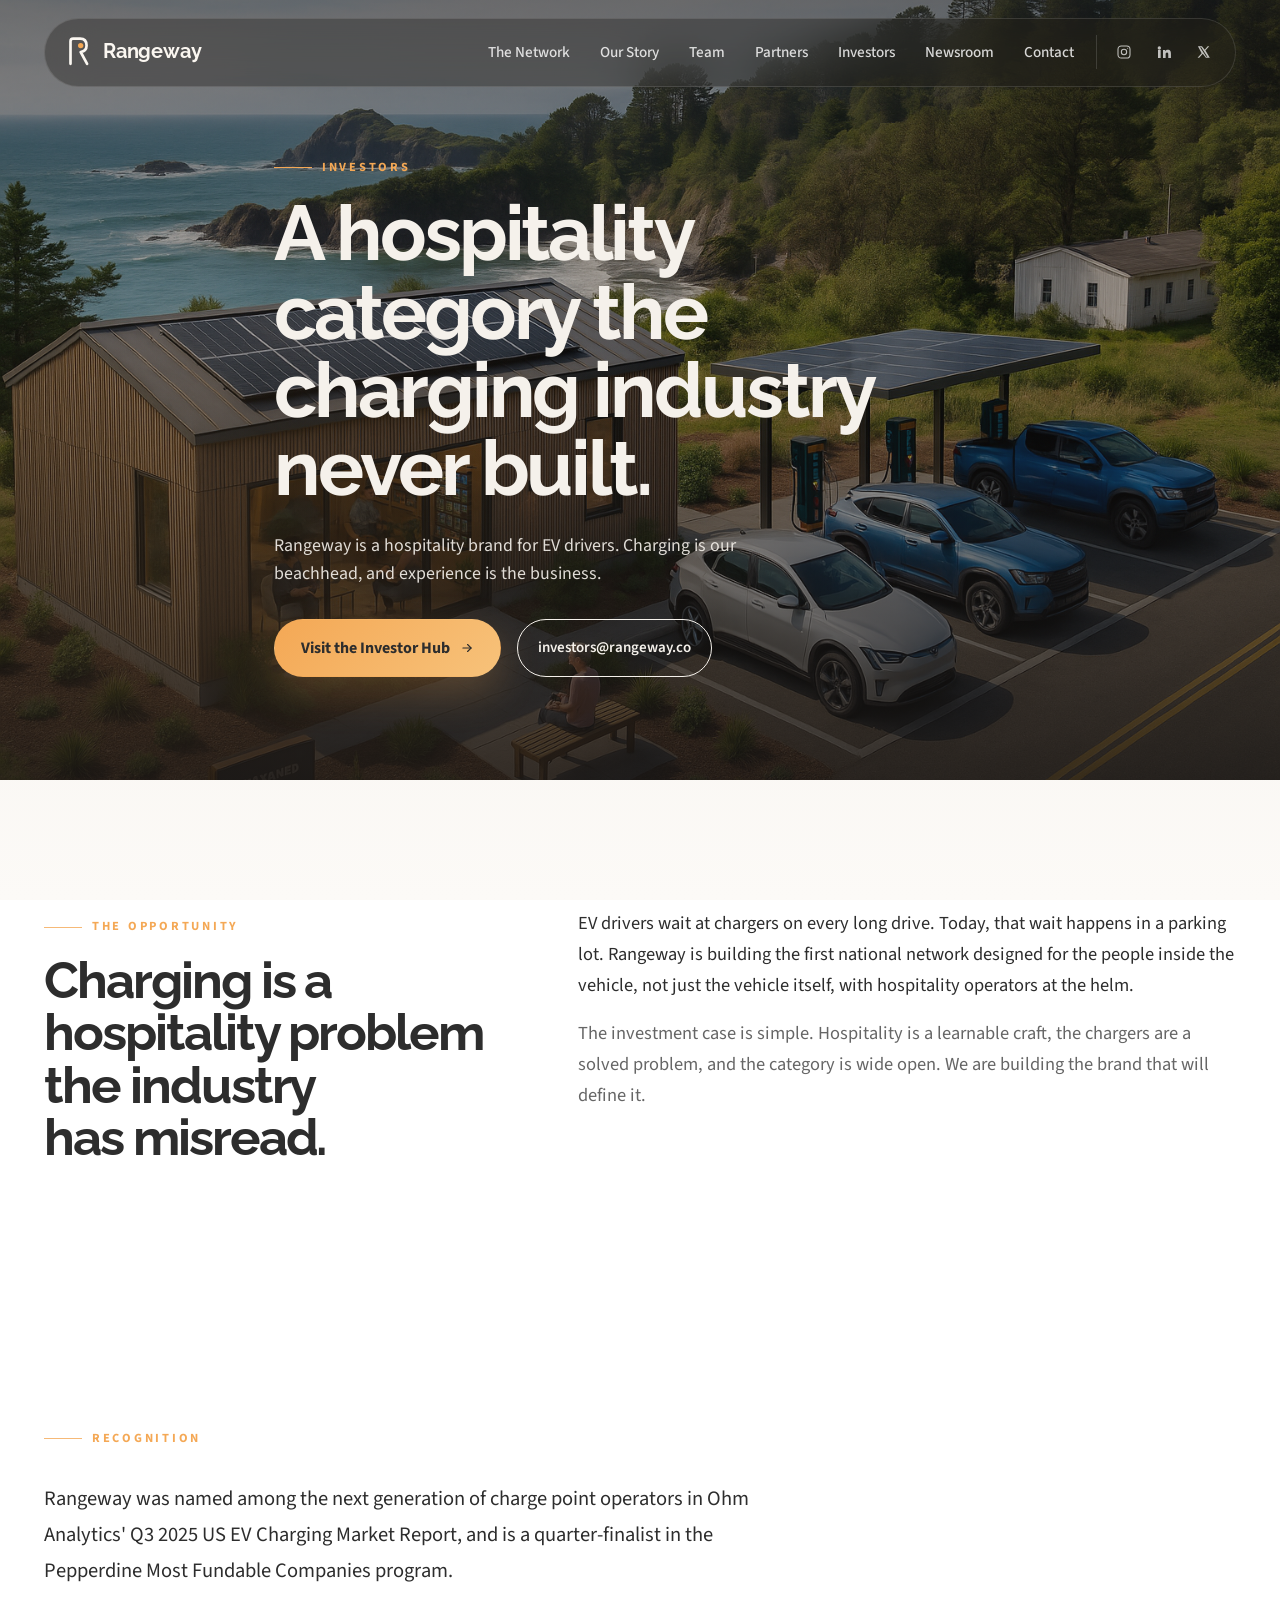
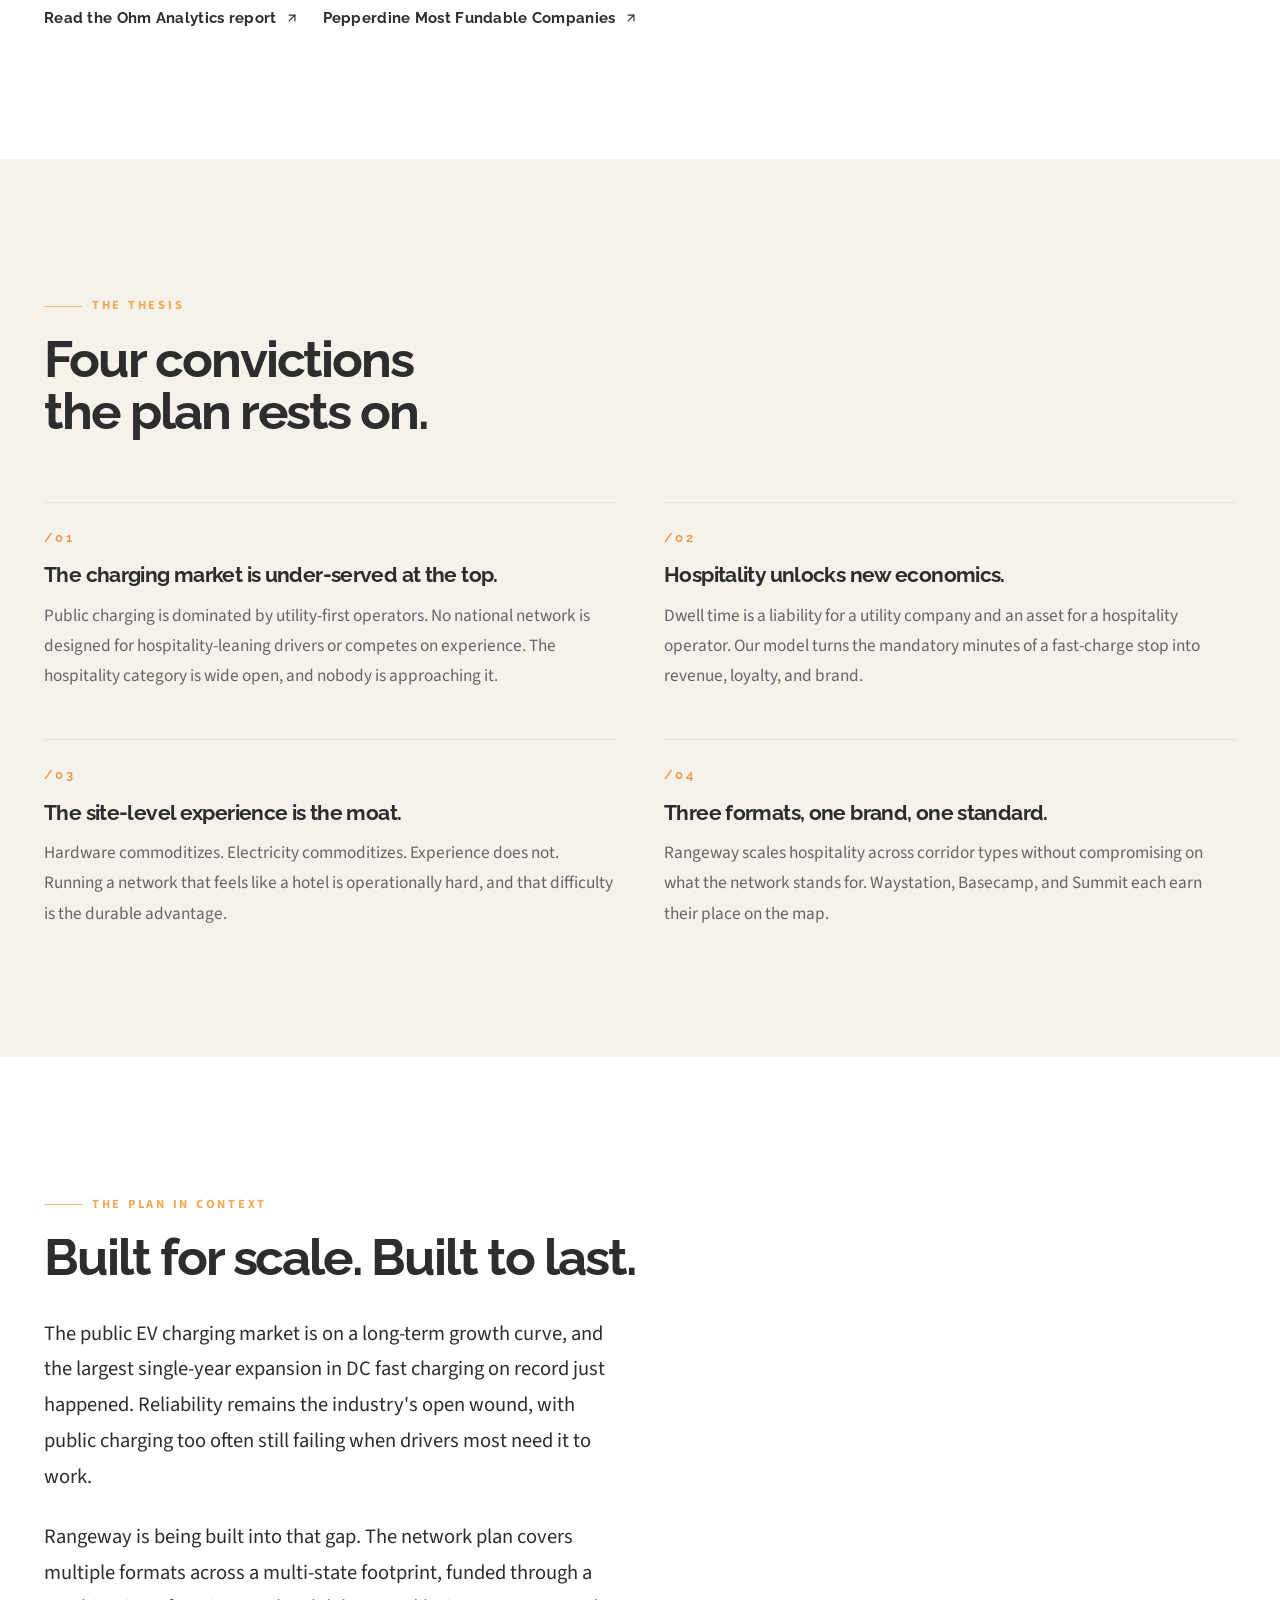
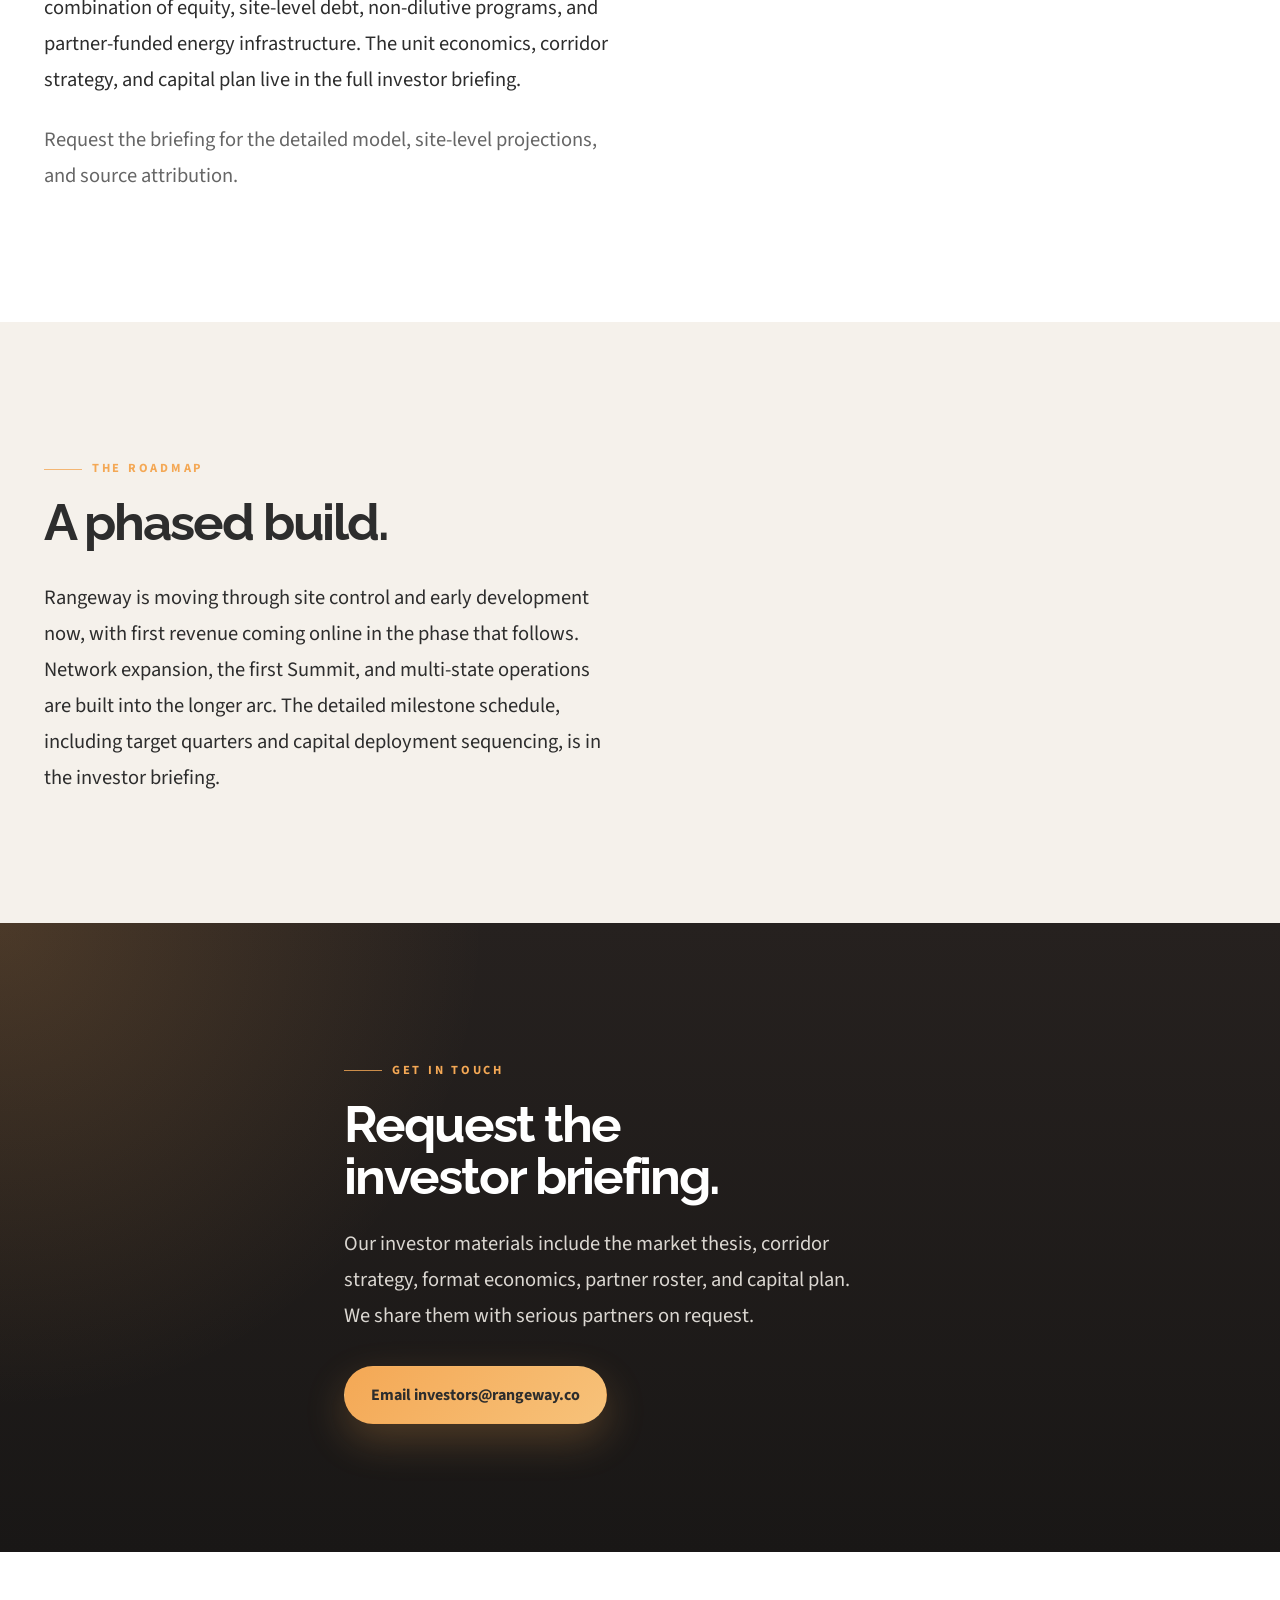
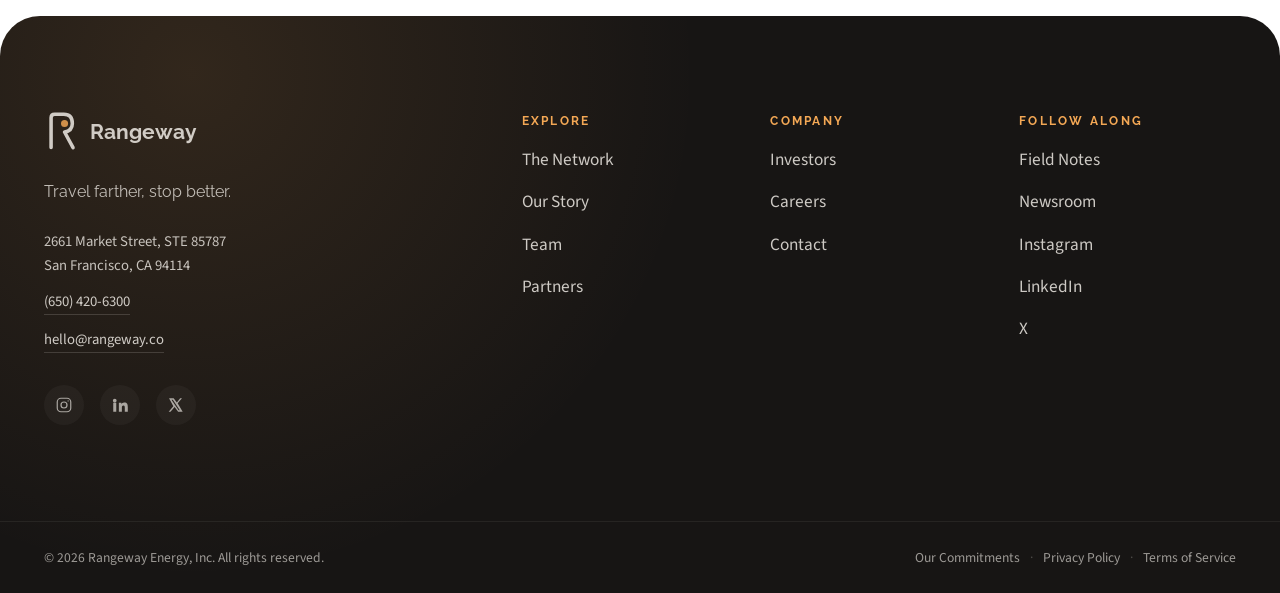
<file: investors/index.html>
<!DOCTYPE html><html lang="en"> <head><meta charset="UTF-8"><meta name="viewport" content="width=device-width, initial-scale=1.0"><link rel="icon" type="image/svg+xml" href="/favicon.svg"><title>Investors · Rangeway</title><meta name="description" content="The investment case for the first hospitality-driven EV charging network in America."><link rel="canonical" href="https://rangeway.co/investors/"><meta property="og:type" content="website"><meta property="og:title" content="Investors · Rangeway"><meta property="og:description" content="The investment case for the first hospitality-driven EV charging network in America."><meta property="og:image" content="https://rangeway.co/images/waystation-gualala.png"><meta property="og:url" content="https://rangeway.co/investors/"><meta property="og:site_name" content="Rangeway"><meta name="twitter:card" content="summary_large_image"><meta name="twitter:title" content="Investors · Rangeway"><meta name="twitter:description" content="The investment case for the first hospitality-driven EV charging network in America."><meta name="twitter:image" content="https://rangeway.co/images/waystation-gualala.png"><link rel="preconnect" href="https://fonts.googleapis.com"><link rel="preconnect" href="https://fonts.gstatic.com" crossorigin><link rel="stylesheet" href="https://fonts.googleapis.com/css2?family=Raleway:wght@400;500;600;700;800&family=Source+Sans+3:wght@300;400;600;700&display=swap"><script defer src="https://tinylytics.app/embed/9_N5xEnQSTdibXFSDoqf.js"></script><link rel="stylesheet" href="/_astro/BaseLayout.CBXY4ELn.css"><style>.page-hero[data-astro-cid-s5hxusys]{position:relative;color:var(--color-cream);min-height:72vh;display:flex;align-items:flex-end;padding-top:calc(var(--nav-height) + 60px);padding-bottom:clamp(64px,8vw,120px);margin-top:calc(-1 * (var(--nav-height) + 24px));overflow:hidden;isolation:isolate}.page-hero--center[data-astro-cid-s5hxusys]{align-items:center;text-align:center;min-height:68vh}.page-hero__media[data-astro-cid-s5hxusys]{position:absolute;inset:0;z-index:-1}.page-hero__media[data-astro-cid-s5hxusys] img[data-astro-cid-s5hxusys]{width:100%;height:100%;object-fit:cover}.page-hero__scrim[data-astro-cid-s5hxusys]{position:absolute;inset:0;background:linear-gradient(180deg,#1715148c,#17151447 40%,#171514d1),radial-gradient(circle at 20% 85%,rgba(244,168,85,.2),transparent 40%)}.page-hero--scrim-strong[data-astro-cid-s5hxusys] .page-hero__scrim[data-astro-cid-s5hxusys]{background:linear-gradient(180deg,#171514bf,#17151480 45%,#171514e6),radial-gradient(circle at 20% 85%,rgba(244,168,85,.22),transparent 40%)}.page-hero--center[data-astro-cid-s5hxusys] .page-hero__inner[data-astro-cid-s5hxusys]{max-width:760px;margin:0 auto}.page-hero__inner[data-astro-cid-s5hxusys]{max-width:780px}.page-hero__eyebrow[data-astro-cid-s5hxusys]{display:inline-flex;align-items:center;gap:10px;font-family:var(--font-body);font-size:var(--fs-eyebrow);font-weight:700;letter-spacing:var(--ls-eyebrow);text-transform:uppercase;color:var(--color-warm);margin:0 0 var(--space-4)}.page-hero__eyebrow[data-astro-cid-s5hxusys]:before{content:"";width:38px;height:1px;background:currentColor;opacity:1}.page-hero--center[data-astro-cid-s5hxusys] .page-hero__eyebrow[data-astro-cid-s5hxusys]{justify-content:center}.page-hero[data-astro-cid-s5hxusys] h1[data-astro-cid-s5hxusys]{color:var(--color-cream);font-family:var(--font-heading);font-size:clamp(2.75rem,6vw,5.25rem);font-weight:700;line-height:var(--lh-heading);letter-spacing:var(--ls-heading);text-wrap:balance}.page-hero__lede[data-astro-cid-s5hxusys]{margin-top:var(--space-5);font-size:clamp(1.05rem,1.4vw,1.25rem);line-height:1.55;max-width:58ch;opacity:.9}.page-hero--center[data-astro-cid-s5hxusys] .page-hero__lede[data-astro-cid-s5hxusys]{margin-left:auto;margin-right:auto}
.hero-ctas[data-astro-cid-ypmoapxq]{display:flex;gap:var(--space-4);flex-wrap:wrap;margin-top:var(--space-6)}.investors-intro[data-astro-cid-ypmoapxq]{display:grid;grid-template-columns:1fr 1.4fr;gap:var(--space-8);align-items:start}.investors-intro__body[data-astro-cid-ypmoapxq] p[data-astro-cid-ypmoapxq]{font-size:1.15rem;line-height:1.7}.thesis[data-astro-cid-ypmoapxq]{display:grid;grid-template-columns:repeat(2,1fr);gap:var(--space-7)}.thesis-item[data-astro-cid-ypmoapxq]{display:flex;flex-direction:column;gap:var(--space-3);padding-top:var(--space-5);border-top:1px solid var(--color-border)}.thesis-item__num[data-astro-cid-ypmoapxq]{font-family:var(--font-heading);font-size:.82rem;letter-spacing:.22em;color:var(--color-warm-deep);font-weight:600}.thesis-item[data-astro-cid-ypmoapxq] h3[data-astro-cid-ypmoapxq]{font-size:1.3rem;line-height:1.3}.thesis-item[data-astro-cid-ypmoapxq] p[data-astro-cid-ypmoapxq]{color:var(--color-text-muted);margin:0}.investor-cta[data-astro-cid-ypmoapxq]{max-width:640px}.investors-prose[data-astro-cid-ypmoapxq]{max-width:64ch;display:flex;flex-direction:column;gap:var(--space-5)}.investors-prose[data-astro-cid-ypmoapxq] p[data-astro-cid-ypmoapxq]{margin:0}@media(max-width:900px){.investors-intro[data-astro-cid-ypmoapxq],.thesis[data-astro-cid-ypmoapxq]{grid-template-columns:1fr}}
</style></head> <body class> <a href="#main" class="skip-link">Skip to content</a> <div class="nav-wrap" data-nav data-astro-cid-dmqpwcec> <div class="container" data-astro-cid-dmqpwcec> <div class="nav-inner" data-astro-cid-dmqpwcec> <a class="nav-brand" href="/" aria-label="Rangeway home" data-astro-cid-dmqpwcec> <svg width="26" height="30" viewBox="0 0 96 112" class aria-hidden="true" role="presentation"> <path d="M20 100 L20 16 C20 10 24 6 30 6 L56 6 C72 6 80 16 80 32 C80 46 72 54 58 56 L82 100" stroke="#FBF7F1" stroke-width="10" fill="none" stroke-linecap="round" stroke-linejoin="round"></path> <circle cx="58" cy="32" r="10" fill="#F4A855"></circle> </svg> <span class="nav-brand-text" data-astro-cid-dmqpwcec>Rangeway</span> </a> <ul class="nav-links" aria-label="Primary" data-astro-cid-dmqpwcec> <li data-astro-cid-dmqpwcec><a href="/network" data-astro-cid-dmqpwcec>The Network</a></li> <li data-astro-cid-dmqpwcec><a href="/our-story" data-astro-cid-dmqpwcec>Our Story</a></li> <li data-astro-cid-dmqpwcec><a href="/team" data-astro-cid-dmqpwcec>Team</a></li> <li data-astro-cid-dmqpwcec><a href="/partners" data-astro-cid-dmqpwcec>Partners</a></li> <li data-astro-cid-dmqpwcec><a href="/investors" data-astro-cid-dmqpwcec>Investors</a></li> <li data-astro-cid-dmqpwcec><a href="https://newsroom.rangeway.co" target="_blank" rel="noopener" data-astro-cid-dmqpwcec>Newsroom</a></li> <li data-astro-cid-dmqpwcec><a href="/contact" data-astro-cid-dmqpwcec>Contact</a></li> <li class="nav-social" aria-label="Social" data-astro-cid-dmqpwcec> <a href="https://instagram.com/RangewayEV" aria-label="Instagram" target="_blank" rel="noopener" data-astro-cid-dmqpwcec> <svg width="16" height="16" viewBox="0 0 24 24" fill="none" stroke="currentColor" stroke-width="1.6" stroke-linecap="round" stroke-linejoin="round" data-astro-cid-dmqpwcec> <rect x="3" y="3" width="18" height="18" rx="5" data-astro-cid-dmqpwcec></rect> <circle cx="12" cy="12" r="4" data-astro-cid-dmqpwcec></circle> <circle cx="17.5" cy="6.5" r="0.8" fill="currentColor" stroke="none" data-astro-cid-dmqpwcec></circle> </svg> </a> <a href="https://www.linkedin.com/company/rangewayenergy" aria-label="LinkedIn" target="_blank" rel="noopener" data-astro-cid-dmqpwcec> <svg width="16" height="16" viewBox="0 0 24 24" fill="currentColor" data-astro-cid-dmqpwcec> <path d="M4.98 3.5a2.5 2.5 0 1 0 0 5 2.5 2.5 0 0 0 0-5zM3 9h4v12H3V9zm7 0h3.8v1.7h.06c.53-1 1.83-2.06 3.77-2.06 4.03 0 4.77 2.65 4.77 6.1V21h-4v-5.4c0-1.3-.03-2.98-1.82-2.98-1.82 0-2.1 1.42-2.1 2.88V21h-4V9z" data-astro-cid-dmqpwcec></path> </svg> </a> <a href="https://x.com/RangewayEV" aria-label="X" target="_blank" rel="noopener" data-astro-cid-dmqpwcec> <svg width="14" height="14" viewBox="0 0 24 24" fill="currentColor" data-astro-cid-dmqpwcec> <path d="M18.244 2H21l-6.52 7.45L22 22h-6.77l-5.3-6.93L3.75 22H1l7-8L1.55 2h6.93l4.8 6.34L18.24 2zm-2.37 18h1.86L7.21 4h-2L15.87 20z" data-astro-cid-dmqpwcec></path> </svg> </a> </li> </ul> <button class="nav-toggle" aria-expanded="false" aria-controls="mobile-menu" aria-label="Open menu" data-toggle data-astro-cid-dmqpwcec> <svg width="20" height="20" viewBox="0 0 24 24" fill="none" stroke="currentColor" stroke-width="2" stroke-linecap="round" data-astro-cid-dmqpwcec> <line x1="3" y1="7" x2="21" y2="7" data-astro-cid-dmqpwcec></line> <line x1="3" y1="12" x2="21" y2="12" data-astro-cid-dmqpwcec></line> <line x1="3" y1="17" x2="21" y2="17" data-astro-cid-dmqpwcec></line> </svg> </button> </div> <div class="nav-mobile" id="mobile-menu" hidden data-mobile data-astro-cid-dmqpwcec> <a href="/network" data-astro-cid-dmqpwcec>The Network</a> <a href="/our-story" data-astro-cid-dmqpwcec>Our Story</a> <a href="/team" data-astro-cid-dmqpwcec>Team</a> <a href="/partners" data-astro-cid-dmqpwcec>Partners</a> <a href="/investors" data-astro-cid-dmqpwcec>Investors</a> <a href="https://newsroom.rangeway.co" target="_blank" rel="noopener" data-astro-cid-dmqpwcec>Newsroom</a> <a href="/contact" data-astro-cid-dmqpwcec>Contact</a> <div class="nav-mobile__social" data-astro-cid-dmqpwcec> <a href="https://instagram.com/RangewayEV" target="_blank" rel="noopener" data-astro-cid-dmqpwcec>Instagram</a> <a href="https://www.linkedin.com/company/rangewayenergy" target="_blank" rel="noopener" data-astro-cid-dmqpwcec>LinkedIn</a> <a href="https://x.com/RangewayEV" target="_blank" rel="noopener" data-astro-cid-dmqpwcec>X</a> </div> </div> </div> </div>  <script type="module">const o=document.querySelector(".nav-wrap"),d=document.querySelector("[data-toggle]"),n=document.querySelector("[data-mobile]");if(o){const t=()=>{window.scrollY>40?o.classList.add("is-scrolled"):o.classList.remove("is-scrolled")};t(),window.addEventListener("scroll",t,{passive:!0})}if(d&&n){const t=e=>{n.hidden=!e,d.setAttribute("aria-expanded",String(e)),document.body.style.overflow=e?"hidden":""};d.addEventListener("click",e=>{e.stopPropagation(),t(n.hidden)}),document.addEventListener("click",e=>{if(n.hidden)return;const s=e.target;!n.contains(s)&&!d.contains(s)&&t(!1)}),n.querySelectorAll("a").forEach(e=>{e.addEventListener("click",()=>t(!1))}),document.addEventListener("keydown",e=>{e.key==="Escape"&&!n.hidden&&t(!1)})}</script> <main id="main">  <section class="page-hero page-hero--left page-hero--scrim-default" data-astro-cid-s5hxusys> <div class="page-hero__media" data-astro-cid-s5hxusys> <img src="/images/waystation-gualala.png" alt="A Waystation in the evening light" fetchpriority="high" data-astro-cid-s5hxusys> <div class="page-hero__scrim" data-astro-cid-s5hxusys></div> </div> <div class="container page-hero__inner" data-astro-cid-s5hxusys> <p class="page-hero__eyebrow" data-astro-cid-s5hxusys>Investors</p> <h1 data-astro-cid-s5hxusys>A hospitality category the charging industry never built.</h1> <p class="page-hero__lede" data-astro-cid-s5hxusys>Rangeway is a hospitality brand for EV drivers. Charging is our beachhead, and experience is the business.</p>  <div class="hero-ctas" data-astro-cid-ypmoapxq> <a class="btn btn-warm" href="https://investors.rangeway.co" target="_blank" rel="noopener" data-astro-cid-ypmoapxq>
Visit the Investor Hub
<svg width="14" height="14" viewBox="0 0 24 24" fill="none" stroke="currentColor" stroke-width="2" stroke-linecap="round" stroke-linejoin="round" data-astro-cid-ypmoapxq> <line x1="5" y1="12" x2="19" y2="12" data-astro-cid-ypmoapxq></line> <polyline points="13 6 19 12 13 18" data-astro-cid-ypmoapxq></polyline> </svg> </a> <a class="btn btn-outline" href="mailto:investors@rangeway.co?subject=Investor%20Briefing%20Request" data-astro-cid-ypmoapxq>
investors@rangeway.co
</a> </div>  </div> </section> <section class="section" data-astro-cid-ypmoapxq> <div class="container investors-intro" data-astro-cid-ypmoapxq> <div class="reveal" data-astro-cid-ypmoapxq> <p class="eyebrow" data-astro-cid-ypmoapxq>The opportunity</p> <h2 data-astro-cid-ypmoapxq>Charging is a hospitality problem the industry has misread.</h2> </div> <div class="investors-intro__body reveal" data-astro-cid-ypmoapxq> <p class="prose-lg" data-astro-cid-ypmoapxq>
EV drivers wait at chargers on every long drive. Today, that wait happens in a parking
          lot. Rangeway is building the first national network designed for the people inside the
          vehicle, not just the vehicle itself, with hospitality operators at the helm.
</p> <p class="prose-lg muted" data-astro-cid-ypmoapxq>
The investment case is simple. Hospitality is a learnable craft, the chargers are a
          solved problem, and the category is wide open. We are building the brand that will
          define it.
</p> </div> </div> </section> <section class="section recognition" data-astro-cid-ypmoapxq> <div class="container" data-astro-cid-ypmoapxq> <div class="reveal" style="max-width: 720px;" data-astro-cid-ypmoapxq> <p class="eyebrow" data-astro-cid-ypmoapxq>Recognition</p> <p class="prose-lg" style="margin-top: var(--space-4);" data-astro-cid-ypmoapxq>
Rangeway was named among the next generation of charge point operators in Ohm
          Analytics' Q3 2025 US EV Charging Market Report, and is a quarter-finalist in the
          Pepperdine Most Fundable Companies program.
</p> <div style="margin-top: var(--space-4); display: flex; flex-wrap: wrap; gap: var(--space-5);" data-astro-cid-ypmoapxq> <a class="btn-link" href="https://hs-21752392.f.hubspotstarter.net/hubfs/21752392/OhmAnalytics_EVCharging_2025Q3Report_20251211_Sample.pdf" target="_blank" rel="noopener" data-astro-cid-ypmoapxq>
Read the Ohm Analytics report
<svg width="14" height="14" viewBox="0 0 24 24" fill="none" stroke="currentColor" stroke-width="2" stroke-linecap="round" stroke-linejoin="round" data-astro-cid-ypmoapxq> <path d="M7 17L17 7" data-astro-cid-ypmoapxq></path> <polyline points="7 7 17 7 17 17" data-astro-cid-ypmoapxq></polyline> </svg> </a> <a class="btn-link" href="https://bschool.pepperdine.edu/events/most-fundable-companies/" target="_blank" rel="noopener" data-astro-cid-ypmoapxq>
Pepperdine Most Fundable Companies
<svg width="14" height="14" viewBox="0 0 24 24" fill="none" stroke="currentColor" stroke-width="2" stroke-linecap="round" stroke-linejoin="round" data-astro-cid-ypmoapxq> <path d="M7 17L17 7" data-astro-cid-ypmoapxq></path> <polyline points="7 7 17 7 17 17" data-astro-cid-ypmoapxq></polyline> </svg> </a> </div> </div> </div> </section> <section class="section section-cream" data-astro-cid-ypmoapxq> <div class="container" data-astro-cid-ypmoapxq> <div class="reveal" style="max-width: 640px; margin-bottom: var(--space-8);" data-astro-cid-ypmoapxq> <p class="eyebrow" data-astro-cid-ypmoapxq>The thesis</p> <h2 data-astro-cid-ypmoapxq>Four convictions the plan rests on.</h2> </div> <div class="thesis" data-astro-cid-ypmoapxq> <article class="thesis-item reveal" data-astro-cid-ypmoapxq> <span class="thesis-item__num" data-astro-cid-ypmoapxq>/01</span> <h3 data-astro-cid-ypmoapxq>The charging market is under-served at the top.</h3> <p data-astro-cid-ypmoapxq>Public charging is dominated by utility-first operators. No national network is designed for hospitality-leaning drivers or competes on experience. The hospitality category is wide open, and nobody is approaching it.</p> </article><article class="thesis-item reveal" data-astro-cid-ypmoapxq> <span class="thesis-item__num" data-astro-cid-ypmoapxq>/02</span> <h3 data-astro-cid-ypmoapxq>Hospitality unlocks new economics.</h3> <p data-astro-cid-ypmoapxq>Dwell time is a liability for a utility company and an asset for a hospitality operator. Our model turns the mandatory minutes of a fast-charge stop into revenue, loyalty, and brand.</p> </article><article class="thesis-item reveal" data-astro-cid-ypmoapxq> <span class="thesis-item__num" data-astro-cid-ypmoapxq>/03</span> <h3 data-astro-cid-ypmoapxq>The site-level experience is the moat.</h3> <p data-astro-cid-ypmoapxq>Hardware commoditizes. Electricity commoditizes. Experience does not. Running a network that feels like a hotel is operationally hard, and that difficulty is the durable advantage.</p> </article><article class="thesis-item reveal" data-astro-cid-ypmoapxq> <span class="thesis-item__num" data-astro-cid-ypmoapxq>/04</span> <h3 data-astro-cid-ypmoapxq>Three formats, one brand, one standard.</h3> <p data-astro-cid-ypmoapxq>Rangeway scales hospitality across corridor types without compromising on what the network stands for. Waystation, Basecamp, and Summit each earn their place on the map.</p> </article> </div> </div> </section> <section class="section" data-astro-cid-ypmoapxq> <div class="container" data-astro-cid-ypmoapxq> <div class="reveal" style="max-width: 640px; margin-bottom: var(--space-6);" data-astro-cid-ypmoapxq> <p class="eyebrow" data-astro-cid-ypmoapxq>The plan in context</p> <h2 data-astro-cid-ypmoapxq>Built for scale. Built to last.</h2> </div> <div class="reveal investors-prose" data-astro-cid-ypmoapxq> <p class="prose-lg" data-astro-cid-ypmoapxq>
The public EV charging market is on a long-term growth curve, and the largest single-year
          expansion in DC fast charging on record just happened. Reliability remains the industry's
          open wound, with public charging too often still failing when drivers most need it to
          work.
</p> <p class="prose-lg" data-astro-cid-ypmoapxq>
Rangeway is being built into that gap. The network plan covers multiple formats across a
          multi-state footprint, funded through a combination of equity, site-level debt,
          non-dilutive programs, and partner-funded energy infrastructure. The unit economics,
          corridor strategy, and capital plan live in the full investor briefing.
</p> <p class="prose-lg muted" data-astro-cid-ypmoapxq>
Request the briefing for the detailed model, site-level projections, and source
          attribution.
</p> </div> </div> </section> <section class="section section-cream" data-astro-cid-ypmoapxq> <div class="container" data-astro-cid-ypmoapxq> <div class="reveal" style="max-width: 640px; margin-bottom: var(--space-6);" data-astro-cid-ypmoapxq> <p class="eyebrow" data-astro-cid-ypmoapxq>The roadmap</p> <h2 data-astro-cid-ypmoapxq>A phased build.</h2> </div> <div class="reveal investors-prose" data-astro-cid-ypmoapxq> <p class="prose-lg" data-astro-cid-ypmoapxq>
Rangeway is moving through site control and early development now, with first revenue
          coming online in the phase that follows. Network expansion, the first Summit, and
          multi-state operations are built into the longer arc. The detailed milestone schedule,
          including target quarters and capital deployment sequencing, is in the investor briefing.
</p> </div> </div> </section> <section class="section section-dark" data-astro-cid-ypmoapxq> <div class="container investor-cta" data-astro-cid-ypmoapxq> <div class="reveal" data-astro-cid-ypmoapxq> <p class="eyebrow" style="color: var(--color-warm);" data-astro-cid-ypmoapxq>Get in touch</p> <h2 data-astro-cid-ypmoapxq>Request the investor briefing.</h2> <p class="prose-lg" style="margin-top: var(--space-5); opacity: 0.88; max-width: 52ch;" data-astro-cid-ypmoapxq>
Our investor materials include the market thesis, corridor strategy, format economics,
          partner roster, and capital plan. We share them with serious partners on request.
</p> <div style="margin-top: var(--space-6); display: flex; gap: var(--space-4); flex-wrap: wrap;" data-astro-cid-ypmoapxq> <a class="btn btn-warm" href="mailto:investors@rangeway.co?subject=Investor%20Briefing%20Request" data-astro-cid-ypmoapxq>
Email investors@rangeway.co
</a> </div> </div> </div> </section>  </main> <footer class="site-footer" data-astro-cid-sz7xmlte> <div class="container site-footer__inner" data-astro-cid-sz7xmlte> <div class="site-footer__brand" data-astro-cid-sz7xmlte> <a href="/" class="site-footer__logo" aria-label="Rangeway home" data-astro-cid-sz7xmlte> <svg width="34" height="40" viewBox="0 0 96 112" class aria-hidden="true" role="presentation"> <path d="M20 100 L20 16 C20 10 24 6 30 6 L56 6 C72 6 80 16 80 32 C80 46 72 54 58 56 L82 100" stroke="#F5F1EB" stroke-width="10" fill="none" stroke-linecap="round" stroke-linejoin="round"></path> <circle cx="58" cy="32" r="10" fill="#F4A855"></circle> </svg> <span data-astro-cid-sz7xmlte>Rangeway</span> </a> <p class="site-footer__tag" data-astro-cid-sz7xmlte>Travel farther, stop better.</p> <address class="site-footer__address" data-astro-cid-sz7xmlte>
2661 Market Street, STE 85787<br data-astro-cid-sz7xmlte>
San Francisco, CA 94114
</address> <ul class="site-footer__details-list" data-astro-cid-sz7xmlte> <li data-astro-cid-sz7xmlte><a href="tel:+16504206300" data-astro-cid-sz7xmlte>(650) 420-6300</a></li> <li data-astro-cid-sz7xmlte><a href="mailto:hello@rangeway.co" data-astro-cid-sz7xmlte>hello@rangeway.co</a></li> </ul> <div class="site-footer__social" data-astro-cid-sz7xmlte> <a href="https://instagram.com/RangewayEV" aria-label="Instagram" target="_blank" rel="noopener" data-astro-cid-sz7xmlte> <svg width="18" height="18" viewBox="0 0 24 24" fill="none" stroke="currentColor" stroke-width="1.6" stroke-linecap="round" stroke-linejoin="round" data-astro-cid-sz7xmlte> <rect x="3" y="3" width="18" height="18" rx="5" data-astro-cid-sz7xmlte></rect> <circle cx="12" cy="12" r="4" data-astro-cid-sz7xmlte></circle> <circle cx="17.5" cy="6.5" r="0.8" fill="currentColor" stroke="none" data-astro-cid-sz7xmlte></circle> </svg> </a> <a href="https://www.linkedin.com/company/rangewayenergy" aria-label="LinkedIn" target="_blank" rel="noopener" data-astro-cid-sz7xmlte> <svg width="18" height="18" viewBox="0 0 24 24" fill="currentColor" data-astro-cid-sz7xmlte> <path d="M4.98 3.5a2.5 2.5 0 1 0 0 5 2.5 2.5 0 0 0 0-5zM3 9h4v12H3V9zm7 0h3.8v1.7h.06c.53-1 1.83-2.06 3.77-2.06 4.03 0 4.77 2.65 4.77 6.1V21h-4v-5.4c0-1.3-.03-2.98-1.82-2.98-1.82 0-2.1 1.42-2.1 2.88V21h-4V9z" data-astro-cid-sz7xmlte></path> </svg> </a> <a href="https://x.com/RangewayEV" aria-label="X" target="_blank" rel="noopener" data-astro-cid-sz7xmlte> <svg width="16" height="16" viewBox="0 0 24 24" fill="currentColor" data-astro-cid-sz7xmlte> <path d="M18.244 2H21l-6.52 7.45L22 22h-6.77l-5.3-6.93L3.75 22H1l7-8L1.55 2h6.93l4.8 6.34L18.24 2zm-2.37 18h1.86L7.21 4h-2L15.87 20z" data-astro-cid-sz7xmlte></path> </svg> </a> </div> </div> <div class="site-footer__columns" data-astro-cid-sz7xmlte> <div data-astro-cid-sz7xmlte> <h3 data-astro-cid-sz7xmlte>Explore</h3> <ul data-astro-cid-sz7xmlte> <li data-astro-cid-sz7xmlte><a href="/network" data-astro-cid-sz7xmlte>The Network</a></li> <li data-astro-cid-sz7xmlte><a href="/our-story" data-astro-cid-sz7xmlte>Our Story</a></li> <li data-astro-cid-sz7xmlte><a href="/team" data-astro-cid-sz7xmlte>Team</a></li> <li data-astro-cid-sz7xmlte><a href="/partners" data-astro-cid-sz7xmlte>Partners</a></li> </ul> </div> <div data-astro-cid-sz7xmlte> <h3 data-astro-cid-sz7xmlte>Company</h3> <ul data-astro-cid-sz7xmlte> <li data-astro-cid-sz7xmlte><a href="/investors" data-astro-cid-sz7xmlte>Investors</a></li> <li data-astro-cid-sz7xmlte><a href="https://www.linkedin.com/company/rangewayenergy/jobs/" target="_blank" rel="noopener" data-astro-cid-sz7xmlte>Careers</a></li> <li data-astro-cid-sz7xmlte><a href="/contact" data-astro-cid-sz7xmlte>Contact</a></li> </ul> </div> <div data-astro-cid-sz7xmlte> <h3 data-astro-cid-sz7xmlte>Follow along</h3> <ul data-astro-cid-sz7xmlte> <li data-astro-cid-sz7xmlte><a href="https://fieldnotes.rangeway.co" target="_blank" rel="noopener" data-astro-cid-sz7xmlte>Field Notes</a></li> <li data-astro-cid-sz7xmlte><a href="https://newsroom.rangeway.co" target="_blank" rel="noopener" data-astro-cid-sz7xmlte>Newsroom</a></li> <li data-astro-cid-sz7xmlte><a href="https://instagram.com/RangewayEV" target="_blank" rel="noopener" data-astro-cid-sz7xmlte>Instagram</a></li> <li data-astro-cid-sz7xmlte><a href="https://www.linkedin.com/company/rangewayenergy" target="_blank" rel="noopener" data-astro-cid-sz7xmlte>LinkedIn</a></li> <li data-astro-cid-sz7xmlte><a href="https://x.com/RangewayEV" target="_blank" rel="noopener" data-astro-cid-sz7xmlte>X</a></li> </ul> </div> </div> </div> <div class="site-footer__legal" data-astro-cid-sz7xmlte> <div class="container site-footer__legal-row" data-astro-cid-sz7xmlte> <p data-astro-cid-sz7xmlte>© 2026 Rangeway Energy, Inc. All rights reserved.</p> <p class="site-footer__legal-links" data-astro-cid-sz7xmlte> <a href="/commitments" data-astro-cid-sz7xmlte>Our Commitments</a> <span aria-hidden="true" data-astro-cid-sz7xmlte>·</span> <a href="/privacy" data-astro-cid-sz7xmlte>Privacy Policy</a> <span aria-hidden="true" data-astro-cid-sz7xmlte>·</span> <a href="/terms" data-astro-cid-sz7xmlte>Terms of Service</a> </p> </div> </div> </footer>  <script type="module">const s=new IntersectionObserver(e=>{e.forEach(r=>{r.isIntersecting&&(r.target.classList.add("is-visible"),s.unobserve(r.target))})},{threshold:.15,rootMargin:"0px 0px -60px 0px"});document.querySelectorAll(".reveal").forEach(e=>s.observe(e));</script> </body> </html>
</file>
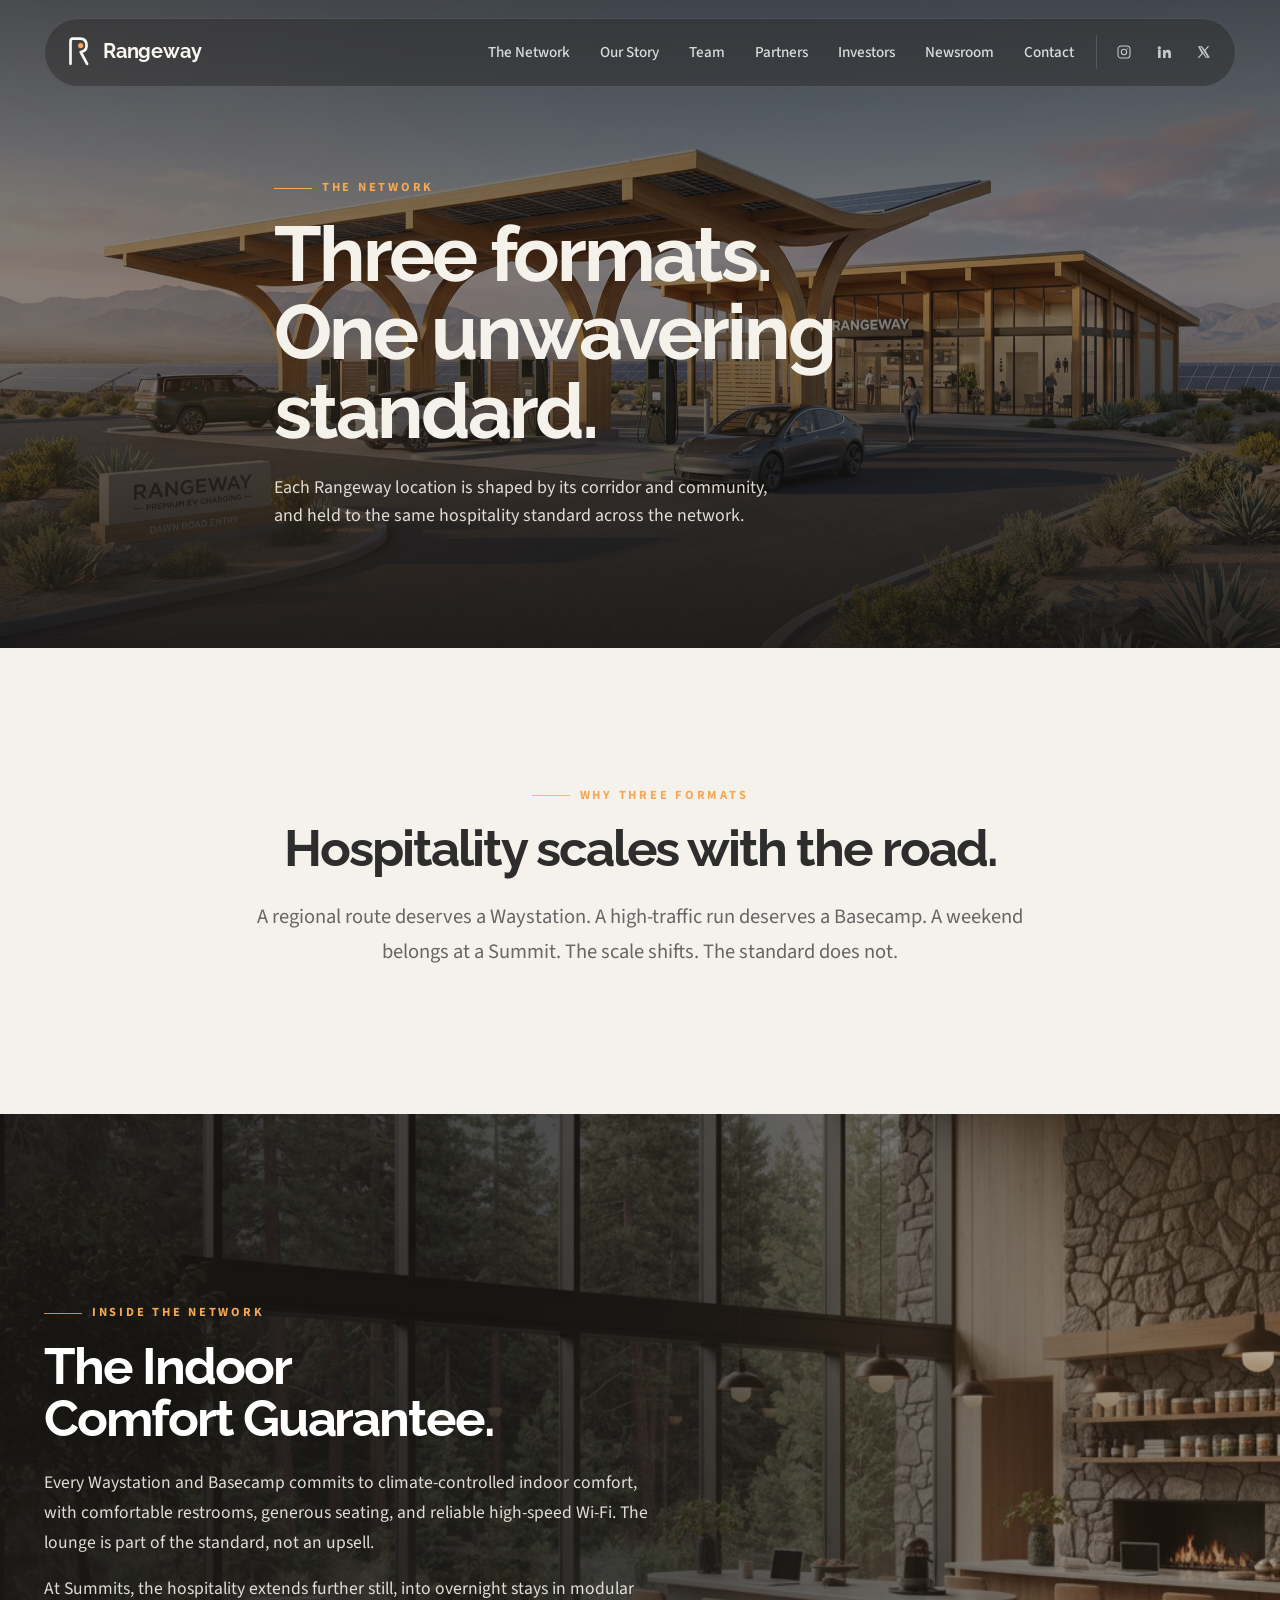
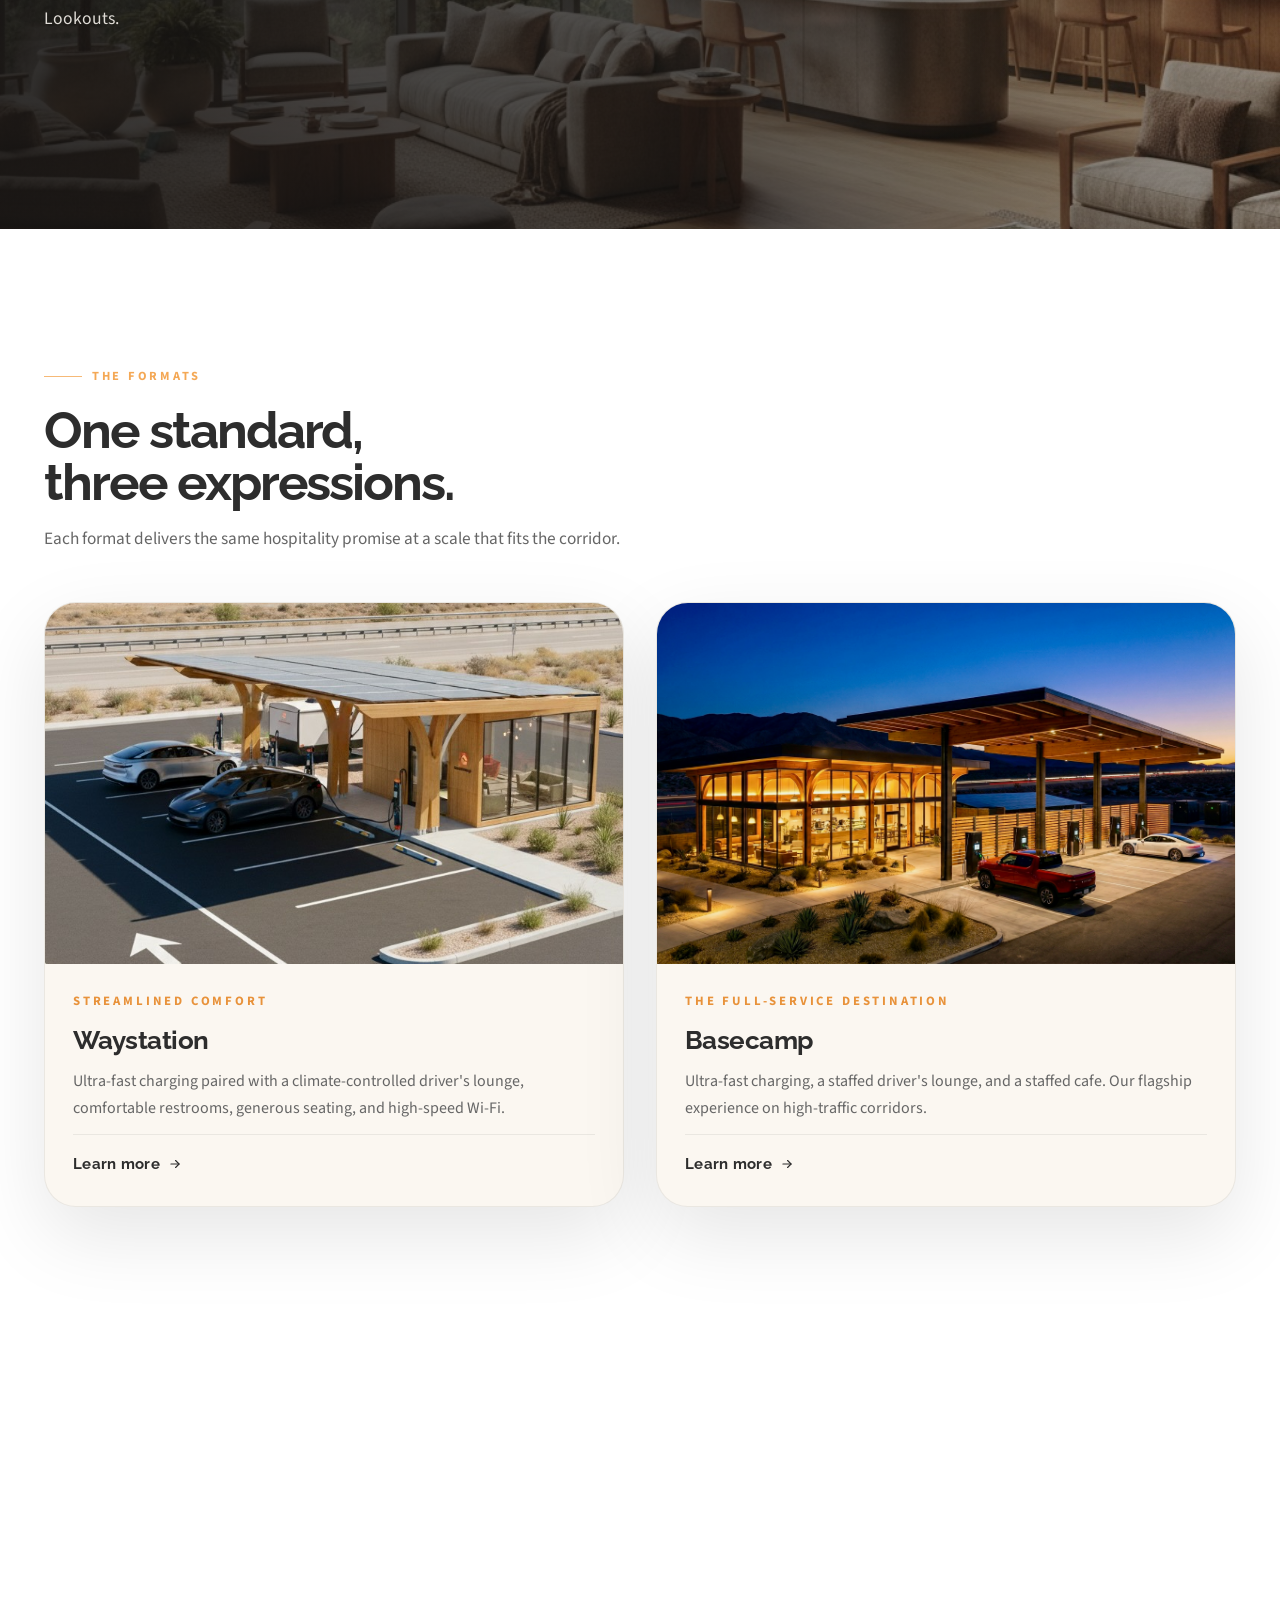
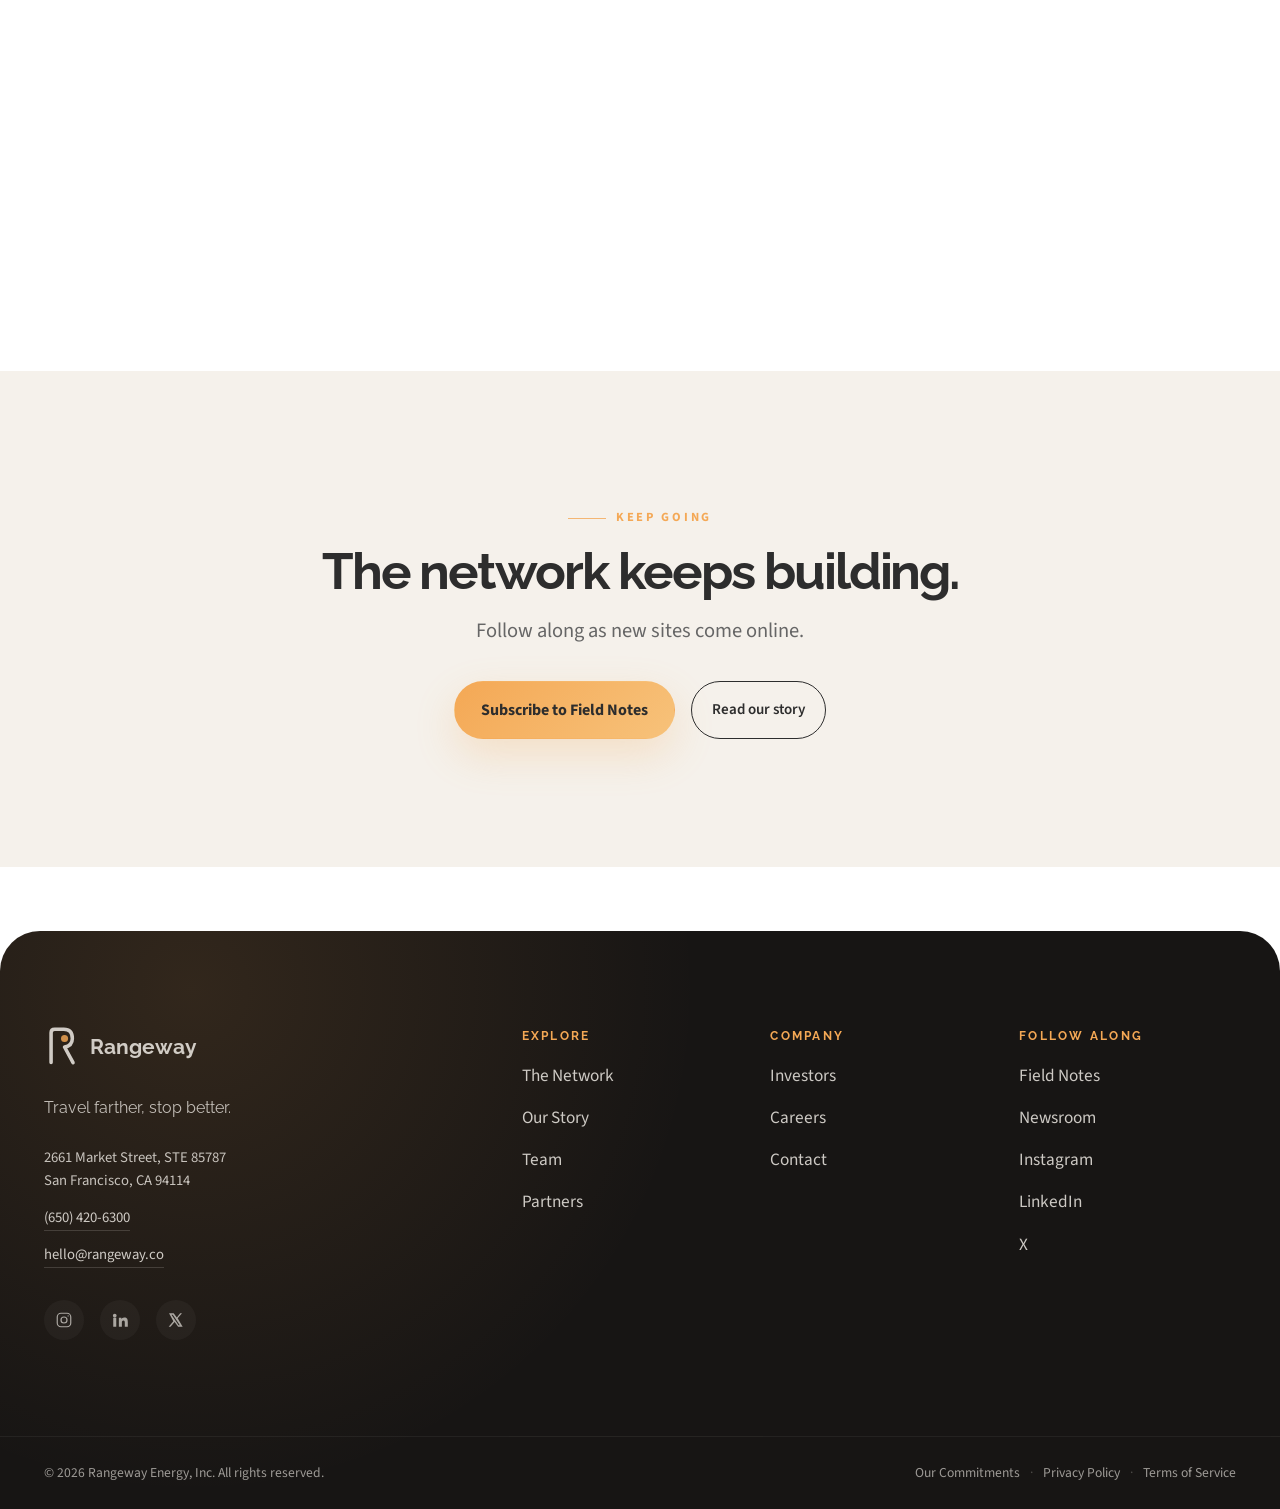
<file: network/index.html>
<!DOCTYPE html><html lang="en"> <head><meta charset="UTF-8"><meta name="viewport" content="width=device-width, initial-scale=1.0"><link rel="icon" type="image/svg+xml" href="/favicon.svg"><title>The Network · Rangeway</title><meta name="description" content="Three formats for hospitality-driven EV charging, sized to the corridor: Waystation, Basecamp, and Summit."><link rel="canonical" href="https://rangeway.co/network/"><meta property="og:type" content="website"><meta property="og:title" content="The Network · Rangeway"><meta property="og:description" content="Three formats for hospitality-driven EV charging, sized to the corridor: Waystation, Basecamp, and Summit."><meta property="og:image" content="https://rangeway.co/images/network-hero.jpg"><meta property="og:url" content="https://rangeway.co/network/"><meta property="og:site_name" content="Rangeway"><meta name="twitter:card" content="summary_large_image"><meta name="twitter:title" content="The Network · Rangeway"><meta name="twitter:description" content="Three formats for hospitality-driven EV charging, sized to the corridor: Waystation, Basecamp, and Summit."><meta name="twitter:image" content="https://rangeway.co/images/network-hero.jpg"><link rel="preconnect" href="https://fonts.googleapis.com"><link rel="preconnect" href="https://fonts.gstatic.com" crossorigin><link rel="stylesheet" href="https://fonts.googleapis.com/css2?family=Raleway:wght@400;500;600;700;800&family=Source+Sans+3:wght@300;400;600;700&display=swap"><script defer src="https://tinylytics.app/embed/9_N5xEnQSTdibXFSDoqf.js"></script><link rel="stylesheet" href="/_astro/BaseLayout.CBXY4ELn.css"><style>.page-hero[data-astro-cid-s5hxusys]{position:relative;color:var(--color-cream);min-height:72vh;display:flex;align-items:flex-end;padding-top:calc(var(--nav-height) + 60px);padding-bottom:clamp(64px,8vw,120px);margin-top:calc(-1 * (var(--nav-height) + 24px));overflow:hidden;isolation:isolate}.page-hero--center[data-astro-cid-s5hxusys]{align-items:center;text-align:center;min-height:68vh}.page-hero__media[data-astro-cid-s5hxusys]{position:absolute;inset:0;z-index:-1}.page-hero__media[data-astro-cid-s5hxusys] img[data-astro-cid-s5hxusys]{width:100%;height:100%;object-fit:cover}.page-hero__scrim[data-astro-cid-s5hxusys]{position:absolute;inset:0;background:linear-gradient(180deg,#1715148c,#17151447 40%,#171514d1),radial-gradient(circle at 20% 85%,rgba(244,168,85,.2),transparent 40%)}.page-hero--scrim-strong[data-astro-cid-s5hxusys] .page-hero__scrim[data-astro-cid-s5hxusys]{background:linear-gradient(180deg,#171514bf,#17151480 45%,#171514e6),radial-gradient(circle at 20% 85%,rgba(244,168,85,.22),transparent 40%)}.page-hero--center[data-astro-cid-s5hxusys] .page-hero__inner[data-astro-cid-s5hxusys]{max-width:760px;margin:0 auto}.page-hero__inner[data-astro-cid-s5hxusys]{max-width:780px}.page-hero__eyebrow[data-astro-cid-s5hxusys]{display:inline-flex;align-items:center;gap:10px;font-family:var(--font-body);font-size:var(--fs-eyebrow);font-weight:700;letter-spacing:var(--ls-eyebrow);text-transform:uppercase;color:var(--color-warm);margin:0 0 var(--space-4)}.page-hero__eyebrow[data-astro-cid-s5hxusys]:before{content:"";width:38px;height:1px;background:currentColor;opacity:1}.page-hero--center[data-astro-cid-s5hxusys] .page-hero__eyebrow[data-astro-cid-s5hxusys]{justify-content:center}.page-hero[data-astro-cid-s5hxusys] h1[data-astro-cid-s5hxusys]{color:var(--color-cream);font-family:var(--font-heading);font-size:clamp(2.75rem,6vw,5.25rem);font-weight:700;line-height:var(--lh-heading);letter-spacing:var(--ls-heading);text-wrap:balance}.page-hero__lede[data-astro-cid-s5hxusys]{margin-top:var(--space-5);font-size:clamp(1.05rem,1.4vw,1.25rem);line-height:1.55;max-width:58ch;opacity:.9}.page-hero--center[data-astro-cid-s5hxusys] .page-hero__lede[data-astro-cid-s5hxusys]{margin-left:auto;margin-right:auto}
.fmt-card[data-astro-cid-h4clq5yg]{border-radius:var(--radius-xl);overflow:hidden;background:var(--surface-raised);box-shadow:0 28px 80px #0000001a;border:1px solid var(--color-border);display:flex;flex-direction:column;color:var(--color-text);transition:transform var(--dur-med) var(--ease-standard),box-shadow var(--dur-med) var(--ease-standard)}.fmt-card[data-astro-cid-h4clq5yg]:hover{transform:translateY(-4px);box-shadow:0 36px 90px #00000029;color:var(--color-text)}.fmt-card__media[data-astro-cid-h4clq5yg]{position:relative;aspect-ratio:16 / 10;overflow:hidden;background:var(--surface-alt)}.fmt-card__media[data-astro-cid-h4clq5yg] img[data-astro-cid-h4clq5yg]{width:100%;height:100%;object-fit:cover;transition:transform .6s var(--ease-standard)}.fmt-card[data-astro-cid-h4clq5yg]:hover .fmt-card__media[data-astro-cid-h4clq5yg] img[data-astro-cid-h4clq5yg]{transform:scale(1.04)}.fmt-card__pill[data-astro-cid-h4clq5yg]{position:absolute;top:18px;left:18px;padding:8px 14px;border-radius:var(--radius-pill);background:#181514b3;color:var(--color-white);font-family:var(--font-heading);font-weight:700;font-size:.82rem;letter-spacing:.02em;backdrop-filter:blur(8px);-webkit-backdrop-filter:blur(8px);border:1px solid rgba(255,255,255,.14)}.fmt-card__body[data-astro-cid-h4clq5yg]{padding:26px 28px 28px;display:flex;flex-direction:column;gap:var(--space-3);flex:1}.fmt-card__eyebrow[data-astro-cid-h4clq5yg]{font-family:var(--font-body);font-size:.8rem;font-weight:700;letter-spacing:var(--ls-eyebrow);text-transform:uppercase;color:var(--color-warm-deep);margin:0}.fmt-card[data-astro-cid-h4clq5yg] h3[data-astro-cid-h4clq5yg]{font-family:var(--font-heading);font-weight:700;font-size:1.6rem;line-height:1.2;letter-spacing:var(--ls-tight);color:var(--color-text);margin:0}.fmt-card__description[data-astro-cid-h4clq5yg]{color:var(--color-text-muted);font-size:1rem;line-height:1.7;margin:0}.fmt-card__foot[data-astro-cid-h4clq5yg]{margin-top:auto;padding-top:var(--space-4);border-top:1px solid var(--color-border);display:flex;justify-content:space-between;align-items:center}.fmt-card__foot[data-astro-cid-h4clq5yg] .arrow-link[data-astro-cid-h4clq5yg]{color:var(--color-text);font-size:.95rem}.fmt-card[data-astro-cid-h4clq5yg]:hover .fmt-card__foot[data-astro-cid-h4clq5yg] .arrow-link[data-astro-cid-h4clq5yg]{color:var(--color-warm-deep)}.fmt-card[data-astro-cid-h4clq5yg]:hover .fmt-card__foot[data-astro-cid-h4clq5yg] .arrow-link[data-astro-cid-h4clq5yg] svg[data-astro-cid-h4clq5yg]{transform:translate(3px)}.comfort[data-astro-cid-p6vyxycj]{position:relative;overflow:hidden;isolation:isolate;padding:clamp(120px,14vw,180px) 0}.comfort__media[data-astro-cid-p6vyxycj]{position:absolute;inset:0;z-index:-1}.comfort__media[data-astro-cid-p6vyxycj] img[data-astro-cid-p6vyxycj]{width:100%;height:100%;object-fit:cover;object-position:center 65%}.comfort__scrim[data-astro-cid-p6vyxycj]{position:absolute;inset:0;background:linear-gradient(90deg,#171514e0,#171514b3 55%,#1715144d),radial-gradient(circle at 90% 10%,rgba(244,168,85,.18),transparent 50%)}.comfort__text[data-astro-cid-p6vyxycj]{max-width:620px;color:var(--color-cream)}.comfort__body[data-astro-cid-p6vyxycj]{font-size:1.1rem;line-height:1.7;opacity:.9;margin-top:var(--space-5)}.comfort__body[data-astro-cid-p6vyxycj]+.comfort__body[data-astro-cid-p6vyxycj]{margin-top:var(--space-4)}.comfort__text[data-astro-cid-p6vyxycj] .eyebrow[data-astro-cid-p6vyxycj]{color:var(--color-warm)}@media(max-width:720px){.comfort__scrim[data-astro-cid-p6vyxycj]{background:linear-gradient(180deg,#17151499,#171514e0 60%)}}
.network-heading[data-astro-cid-ef4fiqgb]{max-width:620px;margin-bottom:var(--space-7)}.network-heading__lede[data-astro-cid-ef4fiqgb]{margin-top:var(--space-4);color:var(--color-text-muted);font-size:1.08rem}.network-grid[data-astro-cid-ef4fiqgb]{display:grid;grid-template-columns:repeat(2,1fr);gap:var(--space-6)}.network-grid[data-astro-cid-ef4fiqgb]>:last-child{grid-column:1 / -1;justify-self:center;width:calc((100% - var(--space-6)) / 2)}@media(max-width:900px){.network-grid[data-astro-cid-ef4fiqgb]{grid-template-columns:1fr}.network-grid[data-astro-cid-ef4fiqgb]>:last-child{width:100%}}
</style></head> <body class> <a href="#main" class="skip-link">Skip to content</a> <div class="nav-wrap" data-nav data-astro-cid-dmqpwcec> <div class="container" data-astro-cid-dmqpwcec> <div class="nav-inner" data-astro-cid-dmqpwcec> <a class="nav-brand" href="/" aria-label="Rangeway home" data-astro-cid-dmqpwcec> <svg width="26" height="30" viewBox="0 0 96 112" class aria-hidden="true" role="presentation"> <path d="M20 100 L20 16 C20 10 24 6 30 6 L56 6 C72 6 80 16 80 32 C80 46 72 54 58 56 L82 100" stroke="#FBF7F1" stroke-width="10" fill="none" stroke-linecap="round" stroke-linejoin="round"></path> <circle cx="58" cy="32" r="10" fill="#F4A855"></circle> </svg> <span class="nav-brand-text" data-astro-cid-dmqpwcec>Rangeway</span> </a> <ul class="nav-links" aria-label="Primary" data-astro-cid-dmqpwcec> <li data-astro-cid-dmqpwcec><a href="/network" data-astro-cid-dmqpwcec>The Network</a></li> <li data-astro-cid-dmqpwcec><a href="/our-story" data-astro-cid-dmqpwcec>Our Story</a></li> <li data-astro-cid-dmqpwcec><a href="/team" data-astro-cid-dmqpwcec>Team</a></li> <li data-astro-cid-dmqpwcec><a href="/partners" data-astro-cid-dmqpwcec>Partners</a></li> <li data-astro-cid-dmqpwcec><a href="/investors" data-astro-cid-dmqpwcec>Investors</a></li> <li data-astro-cid-dmqpwcec><a href="https://newsroom.rangeway.co" target="_blank" rel="noopener" data-astro-cid-dmqpwcec>Newsroom</a></li> <li data-astro-cid-dmqpwcec><a href="/contact" data-astro-cid-dmqpwcec>Contact</a></li> <li class="nav-social" aria-label="Social" data-astro-cid-dmqpwcec> <a href="https://instagram.com/RangewayEV" aria-label="Instagram" target="_blank" rel="noopener" data-astro-cid-dmqpwcec> <svg width="16" height="16" viewBox="0 0 24 24" fill="none" stroke="currentColor" stroke-width="1.6" stroke-linecap="round" stroke-linejoin="round" data-astro-cid-dmqpwcec> <rect x="3" y="3" width="18" height="18" rx="5" data-astro-cid-dmqpwcec></rect> <circle cx="12" cy="12" r="4" data-astro-cid-dmqpwcec></circle> <circle cx="17.5" cy="6.5" r="0.8" fill="currentColor" stroke="none" data-astro-cid-dmqpwcec></circle> </svg> </a> <a href="https://www.linkedin.com/company/rangewayenergy" aria-label="LinkedIn" target="_blank" rel="noopener" data-astro-cid-dmqpwcec> <svg width="16" height="16" viewBox="0 0 24 24" fill="currentColor" data-astro-cid-dmqpwcec> <path d="M4.98 3.5a2.5 2.5 0 1 0 0 5 2.5 2.5 0 0 0 0-5zM3 9h4v12H3V9zm7 0h3.8v1.7h.06c.53-1 1.83-2.06 3.77-2.06 4.03 0 4.77 2.65 4.77 6.1V21h-4v-5.4c0-1.3-.03-2.98-1.82-2.98-1.82 0-2.1 1.42-2.1 2.88V21h-4V9z" data-astro-cid-dmqpwcec></path> </svg> </a> <a href="https://x.com/RangewayEV" aria-label="X" target="_blank" rel="noopener" data-astro-cid-dmqpwcec> <svg width="14" height="14" viewBox="0 0 24 24" fill="currentColor" data-astro-cid-dmqpwcec> <path d="M18.244 2H21l-6.52 7.45L22 22h-6.77l-5.3-6.93L3.75 22H1l7-8L1.55 2h6.93l4.8 6.34L18.24 2zm-2.37 18h1.86L7.21 4h-2L15.87 20z" data-astro-cid-dmqpwcec></path> </svg> </a> </li> </ul> <button class="nav-toggle" aria-expanded="false" aria-controls="mobile-menu" aria-label="Open menu" data-toggle data-astro-cid-dmqpwcec> <svg width="20" height="20" viewBox="0 0 24 24" fill="none" stroke="currentColor" stroke-width="2" stroke-linecap="round" data-astro-cid-dmqpwcec> <line x1="3" y1="7" x2="21" y2="7" data-astro-cid-dmqpwcec></line> <line x1="3" y1="12" x2="21" y2="12" data-astro-cid-dmqpwcec></line> <line x1="3" y1="17" x2="21" y2="17" data-astro-cid-dmqpwcec></line> </svg> </button> </div> <div class="nav-mobile" id="mobile-menu" hidden data-mobile data-astro-cid-dmqpwcec> <a href="/network" data-astro-cid-dmqpwcec>The Network</a> <a href="/our-story" data-astro-cid-dmqpwcec>Our Story</a> <a href="/team" data-astro-cid-dmqpwcec>Team</a> <a href="/partners" data-astro-cid-dmqpwcec>Partners</a> <a href="/investors" data-astro-cid-dmqpwcec>Investors</a> <a href="https://newsroom.rangeway.co" target="_blank" rel="noopener" data-astro-cid-dmqpwcec>Newsroom</a> <a href="/contact" data-astro-cid-dmqpwcec>Contact</a> <div class="nav-mobile__social" data-astro-cid-dmqpwcec> <a href="https://instagram.com/RangewayEV" target="_blank" rel="noopener" data-astro-cid-dmqpwcec>Instagram</a> <a href="https://www.linkedin.com/company/rangewayenergy" target="_blank" rel="noopener" data-astro-cid-dmqpwcec>LinkedIn</a> <a href="https://x.com/RangewayEV" target="_blank" rel="noopener" data-astro-cid-dmqpwcec>X</a> </div> </div> </div> </div>  <script type="module">const o=document.querySelector(".nav-wrap"),d=document.querySelector("[data-toggle]"),n=document.querySelector("[data-mobile]");if(o){const t=()=>{window.scrollY>40?o.classList.add("is-scrolled"):o.classList.remove("is-scrolled")};t(),window.addEventListener("scroll",t,{passive:!0})}if(d&&n){const t=e=>{n.hidden=!e,d.setAttribute("aria-expanded",String(e)),document.body.style.overflow=e?"hidden":""};d.addEventListener("click",e=>{e.stopPropagation(),t(n.hidden)}),document.addEventListener("click",e=>{if(n.hidden)return;const s=e.target;!n.contains(s)&&!d.contains(s)&&t(!1)}),n.querySelectorAll("a").forEach(e=>{e.addEventListener("click",()=>t(!1))}),document.addEventListener("keydown",e=>{e.key==="Escape"&&!n.hidden&&t(!1)})}</script> <main id="main">  <section class="page-hero page-hero--left page-hero--scrim-strong" data-astro-cid-s5hxusys> <div class="page-hero__media" data-astro-cid-s5hxusys> <img src="/images/network-hero.jpg" alt="A Rangeway Basecamp at dawn with a solar-integrated wood canopy, ultra-fast chargers, and driver's lounge beyond" fetchpriority="high" data-astro-cid-s5hxusys> <div class="page-hero__scrim" data-astro-cid-s5hxusys></div> </div> <div class="container page-hero__inner" data-astro-cid-s5hxusys> <p class="page-hero__eyebrow" data-astro-cid-s5hxusys>The Network</p> <h1 data-astro-cid-s5hxusys>Three formats. One unwavering standard.</h1> <p class="page-hero__lede" data-astro-cid-s5hxusys>Each Rangeway location is shaped by its corridor and community, and held to the same hospitality standard across the network.</p>  </div> </section> <section class="section section-cream" data-astro-cid-ef4fiqgb> <div class="container-narrow text-center reveal" data-astro-cid-ef4fiqgb> <p class="eyebrow" data-astro-cid-ef4fiqgb>Why three formats</p> <h2 data-astro-cid-ef4fiqgb>Hospitality scales with the road.</h2> <p class="prose-lg muted" style="margin-top: var(--space-5);" data-astro-cid-ef4fiqgb>
A regional route deserves a Waystation. A high-traffic run deserves a Basecamp. A weekend
        belongs at a Summit. The scale shifts. The standard does not.
</p> </div> </section> <section id="comfort" class="comfort section-dark" data-astro-cid-p6vyxycj> <div class="comfort__media" data-astro-cid-p6vyxycj> <img src="/images/basecamp-interior.jpg" alt="Interior of a Rangeway driver's lounge with warm lighting and comfortable seating" loading="lazy" data-astro-cid-p6vyxycj> <div class="comfort__scrim" data-astro-cid-p6vyxycj></div> </div> <div class="container comfort__inner" data-astro-cid-p6vyxycj> <div class="comfort__text reveal" data-astro-cid-p6vyxycj> <p class="eyebrow eyebrow-muted" data-astro-cid-p6vyxycj>Inside the network</p> <h2 data-astro-cid-p6vyxycj>The Indoor Comfort Guarantee.</h2> <p class="comfort__body" data-astro-cid-p6vyxycj>
Every Waystation and Basecamp commits to climate-controlled indoor comfort, with
        comfortable restrooms, generous seating, and reliable high-speed Wi-Fi. The lounge is part
        of the standard, not an upsell.
</p> <p class="comfort__body" data-astro-cid-p6vyxycj>
At Summits, the hospitality extends further still, into overnight stays in modular
        Lookouts.
</p> </div> </div> </section> <section class="section" data-astro-cid-ef4fiqgb> <div class="container" data-astro-cid-ef4fiqgb> <div class="network-heading reveal" data-astro-cid-ef4fiqgb> <p class="eyebrow" data-astro-cid-ef4fiqgb>The formats</p> <h2 data-astro-cid-ef4fiqgb>One standard, three expressions.</h2> <p class="network-heading__lede" data-astro-cid-ef4fiqgb>
Each format delivers the same hospitality promise at a scale that fits the corridor.
</p> </div> <div class="network-grid" data-astro-cid-ef4fiqgb> <a class="fmt-card reveal" href="/network/waystation" data-astro-cid-h4clq5yg> <div class="fmt-card__media" data-astro-cid-h4clq5yg> <img src="/images/waystation-joshua-tree.jpg" alt="A Waystation nestled into the Joshua Tree landscape" loading="lazy" data-astro-cid-h4clq5yg>  </div> <div class="fmt-card__body" data-astro-cid-h4clq5yg> <p class="fmt-card__eyebrow" data-astro-cid-h4clq5yg>Streamlined comfort</p> <h3 data-astro-cid-h4clq5yg>Waystation</h3> <p class="fmt-card__description" data-astro-cid-h4clq5yg>Ultra-fast charging paired with a climate-controlled driver&#39;s lounge, comfortable restrooms, generous seating, and high-speed Wi-Fi.</p> <div class="fmt-card__foot" data-astro-cid-h4clq5yg> <span class="arrow-link" data-astro-cid-h4clq5yg>
Learn more
<svg width="14" height="14" viewBox="0 0 24 24" fill="none" stroke="currentColor" stroke-width="2" stroke-linecap="round" stroke-linejoin="round" data-astro-cid-h4clq5yg> <line x1="5" y1="12" x2="19" y2="12" data-astro-cid-h4clq5yg></line> <polyline points="13 6 19 12 13 18" data-astro-cid-h4clq5yg></polyline> </svg> </span> </div> </div> </a><a class="fmt-card reveal" href="/network/basecamp" data-astro-cid-h4clq5yg> <div class="fmt-card__media" data-astro-cid-h4clq5yg> <img src="/images/basecamp-hero-desert.jpg" alt="A Basecamp at dusk with a lit lounge, charging canopy, and desert mountains behind" loading="lazy" data-astro-cid-h4clq5yg>  </div> <div class="fmt-card__body" data-astro-cid-h4clq5yg> <p class="fmt-card__eyebrow" data-astro-cid-h4clq5yg>The full-service destination</p> <h3 data-astro-cid-h4clq5yg>Basecamp</h3> <p class="fmt-card__description" data-astro-cid-h4clq5yg>Ultra-fast charging, a staffed driver&#39;s lounge, and a staffed cafe. Our flagship experience on high-traffic corridors.</p> <div class="fmt-card__foot" data-astro-cid-h4clq5yg> <span class="arrow-link" data-astro-cid-h4clq5yg>
Learn more
<svg width="14" height="14" viewBox="0 0 24 24" fill="none" stroke="currentColor" stroke-width="2" stroke-linecap="round" stroke-linejoin="round" data-astro-cid-h4clq5yg> <line x1="5" y1="12" x2="19" y2="12" data-astro-cid-h4clq5yg></line> <polyline points="13 6 19 12 13 18" data-astro-cid-h4clq5yg></polyline> </svg> </span> </div> </div> </a><a class="fmt-card reveal" href="/network/summit" data-astro-cid-h4clq5yg> <div class="fmt-card__media" data-astro-cid-h4clq5yg> <img src="/images/summit-1.jpg" alt="A Summit Lookout framed by the desert" loading="lazy" data-astro-cid-h4clq5yg>  </div> <div class="fmt-card__body" data-astro-cid-h4clq5yg> <p class="fmt-card__eyebrow" data-astro-cid-h4clq5yg>Where the road meets rest</p> <h3 data-astro-cid-h4clq5yg>Summit</h3> <p class="fmt-card__description" data-astro-cid-h4clq5yg>Modular Lookouts, a central clubhouse, and fully off-grid solar charging. A hospitality-first destination where the stop becomes the journey.</p> <div class="fmt-card__foot" data-astro-cid-h4clq5yg> <span class="arrow-link" data-astro-cid-h4clq5yg>
Learn more
<svg width="14" height="14" viewBox="0 0 24 24" fill="none" stroke="currentColor" stroke-width="2" stroke-linecap="round" stroke-linejoin="round" data-astro-cid-h4clq5yg> <line x1="5" y1="12" x2="19" y2="12" data-astro-cid-h4clq5yg></line> <polyline points="13 6 19 12 13 18" data-astro-cid-h4clq5yg></polyline> </svg> </span> </div> </div> </a> </div> </div> </section> <section class="section section-cream" data-astro-cid-ef4fiqgb> <div class="container-narrow text-center reveal" data-astro-cid-ef4fiqgb> <p class="eyebrow" data-astro-cid-ef4fiqgb>Keep going</p> <h2 data-astro-cid-ef4fiqgb>The network keeps building.</h2> <p class="prose-lg muted" style="margin-top: var(--space-4);" data-astro-cid-ef4fiqgb>
Follow along as new sites come online.
</p> <div style="margin-top: var(--space-6); display: flex; gap: var(--space-4); justify-content: center; flex-wrap: wrap;" data-astro-cid-ef4fiqgb> <a class="btn btn-primary" href="https://fieldnotes.rangeway.co" target="_blank" rel="noopener" data-astro-cid-ef4fiqgb>
Subscribe to Field Notes
</a> <a class="btn btn-outline" href="/our-story" data-astro-cid-ef4fiqgb>Read our story</a> </div> </div> </section>  </main> <footer class="site-footer" data-astro-cid-sz7xmlte> <div class="container site-footer__inner" data-astro-cid-sz7xmlte> <div class="site-footer__brand" data-astro-cid-sz7xmlte> <a href="/" class="site-footer__logo" aria-label="Rangeway home" data-astro-cid-sz7xmlte> <svg width="34" height="40" viewBox="0 0 96 112" class aria-hidden="true" role="presentation"> <path d="M20 100 L20 16 C20 10 24 6 30 6 L56 6 C72 6 80 16 80 32 C80 46 72 54 58 56 L82 100" stroke="#F5F1EB" stroke-width="10" fill="none" stroke-linecap="round" stroke-linejoin="round"></path> <circle cx="58" cy="32" r="10" fill="#F4A855"></circle> </svg> <span data-astro-cid-sz7xmlte>Rangeway</span> </a> <p class="site-footer__tag" data-astro-cid-sz7xmlte>Travel farther, stop better.</p> <address class="site-footer__address" data-astro-cid-sz7xmlte>
2661 Market Street, STE 85787<br data-astro-cid-sz7xmlte>
San Francisco, CA 94114
</address> <ul class="site-footer__details-list" data-astro-cid-sz7xmlte> <li data-astro-cid-sz7xmlte><a href="tel:+16504206300" data-astro-cid-sz7xmlte>(650) 420-6300</a></li> <li data-astro-cid-sz7xmlte><a href="mailto:hello@rangeway.co" data-astro-cid-sz7xmlte>hello@rangeway.co</a></li> </ul> <div class="site-footer__social" data-astro-cid-sz7xmlte> <a href="https://instagram.com/RangewayEV" aria-label="Instagram" target="_blank" rel="noopener" data-astro-cid-sz7xmlte> <svg width="18" height="18" viewBox="0 0 24 24" fill="none" stroke="currentColor" stroke-width="1.6" stroke-linecap="round" stroke-linejoin="round" data-astro-cid-sz7xmlte> <rect x="3" y="3" width="18" height="18" rx="5" data-astro-cid-sz7xmlte></rect> <circle cx="12" cy="12" r="4" data-astro-cid-sz7xmlte></circle> <circle cx="17.5" cy="6.5" r="0.8" fill="currentColor" stroke="none" data-astro-cid-sz7xmlte></circle> </svg> </a> <a href="https://www.linkedin.com/company/rangewayenergy" aria-label="LinkedIn" target="_blank" rel="noopener" data-astro-cid-sz7xmlte> <svg width="18" height="18" viewBox="0 0 24 24" fill="currentColor" data-astro-cid-sz7xmlte> <path d="M4.98 3.5a2.5 2.5 0 1 0 0 5 2.5 2.5 0 0 0 0-5zM3 9h4v12H3V9zm7 0h3.8v1.7h.06c.53-1 1.83-2.06 3.77-2.06 4.03 0 4.77 2.65 4.77 6.1V21h-4v-5.4c0-1.3-.03-2.98-1.82-2.98-1.82 0-2.1 1.42-2.1 2.88V21h-4V9z" data-astro-cid-sz7xmlte></path> </svg> </a> <a href="https://x.com/RangewayEV" aria-label="X" target="_blank" rel="noopener" data-astro-cid-sz7xmlte> <svg width="16" height="16" viewBox="0 0 24 24" fill="currentColor" data-astro-cid-sz7xmlte> <path d="M18.244 2H21l-6.52 7.45L22 22h-6.77l-5.3-6.93L3.75 22H1l7-8L1.55 2h6.93l4.8 6.34L18.24 2zm-2.37 18h1.86L7.21 4h-2L15.87 20z" data-astro-cid-sz7xmlte></path> </svg> </a> </div> </div> <div class="site-footer__columns" data-astro-cid-sz7xmlte> <div data-astro-cid-sz7xmlte> <h3 data-astro-cid-sz7xmlte>Explore</h3> <ul data-astro-cid-sz7xmlte> <li data-astro-cid-sz7xmlte><a href="/network" data-astro-cid-sz7xmlte>The Network</a></li> <li data-astro-cid-sz7xmlte><a href="/our-story" data-astro-cid-sz7xmlte>Our Story</a></li> <li data-astro-cid-sz7xmlte><a href="/team" data-astro-cid-sz7xmlte>Team</a></li> <li data-astro-cid-sz7xmlte><a href="/partners" data-astro-cid-sz7xmlte>Partners</a></li> </ul> </div> <div data-astro-cid-sz7xmlte> <h3 data-astro-cid-sz7xmlte>Company</h3> <ul data-astro-cid-sz7xmlte> <li data-astro-cid-sz7xmlte><a href="/investors" data-astro-cid-sz7xmlte>Investors</a></li> <li data-astro-cid-sz7xmlte><a href="https://www.linkedin.com/company/rangewayenergy/jobs/" target="_blank" rel="noopener" data-astro-cid-sz7xmlte>Careers</a></li> <li data-astro-cid-sz7xmlte><a href="/contact" data-astro-cid-sz7xmlte>Contact</a></li> </ul> </div> <div data-astro-cid-sz7xmlte> <h3 data-astro-cid-sz7xmlte>Follow along</h3> <ul data-astro-cid-sz7xmlte> <li data-astro-cid-sz7xmlte><a href="https://fieldnotes.rangeway.co" target="_blank" rel="noopener" data-astro-cid-sz7xmlte>Field Notes</a></li> <li data-astro-cid-sz7xmlte><a href="https://newsroom.rangeway.co" target="_blank" rel="noopener" data-astro-cid-sz7xmlte>Newsroom</a></li> <li data-astro-cid-sz7xmlte><a href="https://instagram.com/RangewayEV" target="_blank" rel="noopener" data-astro-cid-sz7xmlte>Instagram</a></li> <li data-astro-cid-sz7xmlte><a href="https://www.linkedin.com/company/rangewayenergy" target="_blank" rel="noopener" data-astro-cid-sz7xmlte>LinkedIn</a></li> <li data-astro-cid-sz7xmlte><a href="https://x.com/RangewayEV" target="_blank" rel="noopener" data-astro-cid-sz7xmlte>X</a></li> </ul> </div> </div> </div> <div class="site-footer__legal" data-astro-cid-sz7xmlte> <div class="container site-footer__legal-row" data-astro-cid-sz7xmlte> <p data-astro-cid-sz7xmlte>© 2026 Rangeway Energy, Inc. All rights reserved.</p> <p class="site-footer__legal-links" data-astro-cid-sz7xmlte> <a href="/commitments" data-astro-cid-sz7xmlte>Our Commitments</a> <span aria-hidden="true" data-astro-cid-sz7xmlte>·</span> <a href="/privacy" data-astro-cid-sz7xmlte>Privacy Policy</a> <span aria-hidden="true" data-astro-cid-sz7xmlte>·</span> <a href="/terms" data-astro-cid-sz7xmlte>Terms of Service</a> </p> </div> </div> </footer>  <script type="module">const s=new IntersectionObserver(e=>{e.forEach(r=>{r.isIntersecting&&(r.target.classList.add("is-visible"),s.unobserve(r.target))})},{threshold:.15,rootMargin:"0px 0px -60px 0px"});document.querySelectorAll(".reveal").forEach(e=>s.observe(e));</script> </body> </html>
</file>
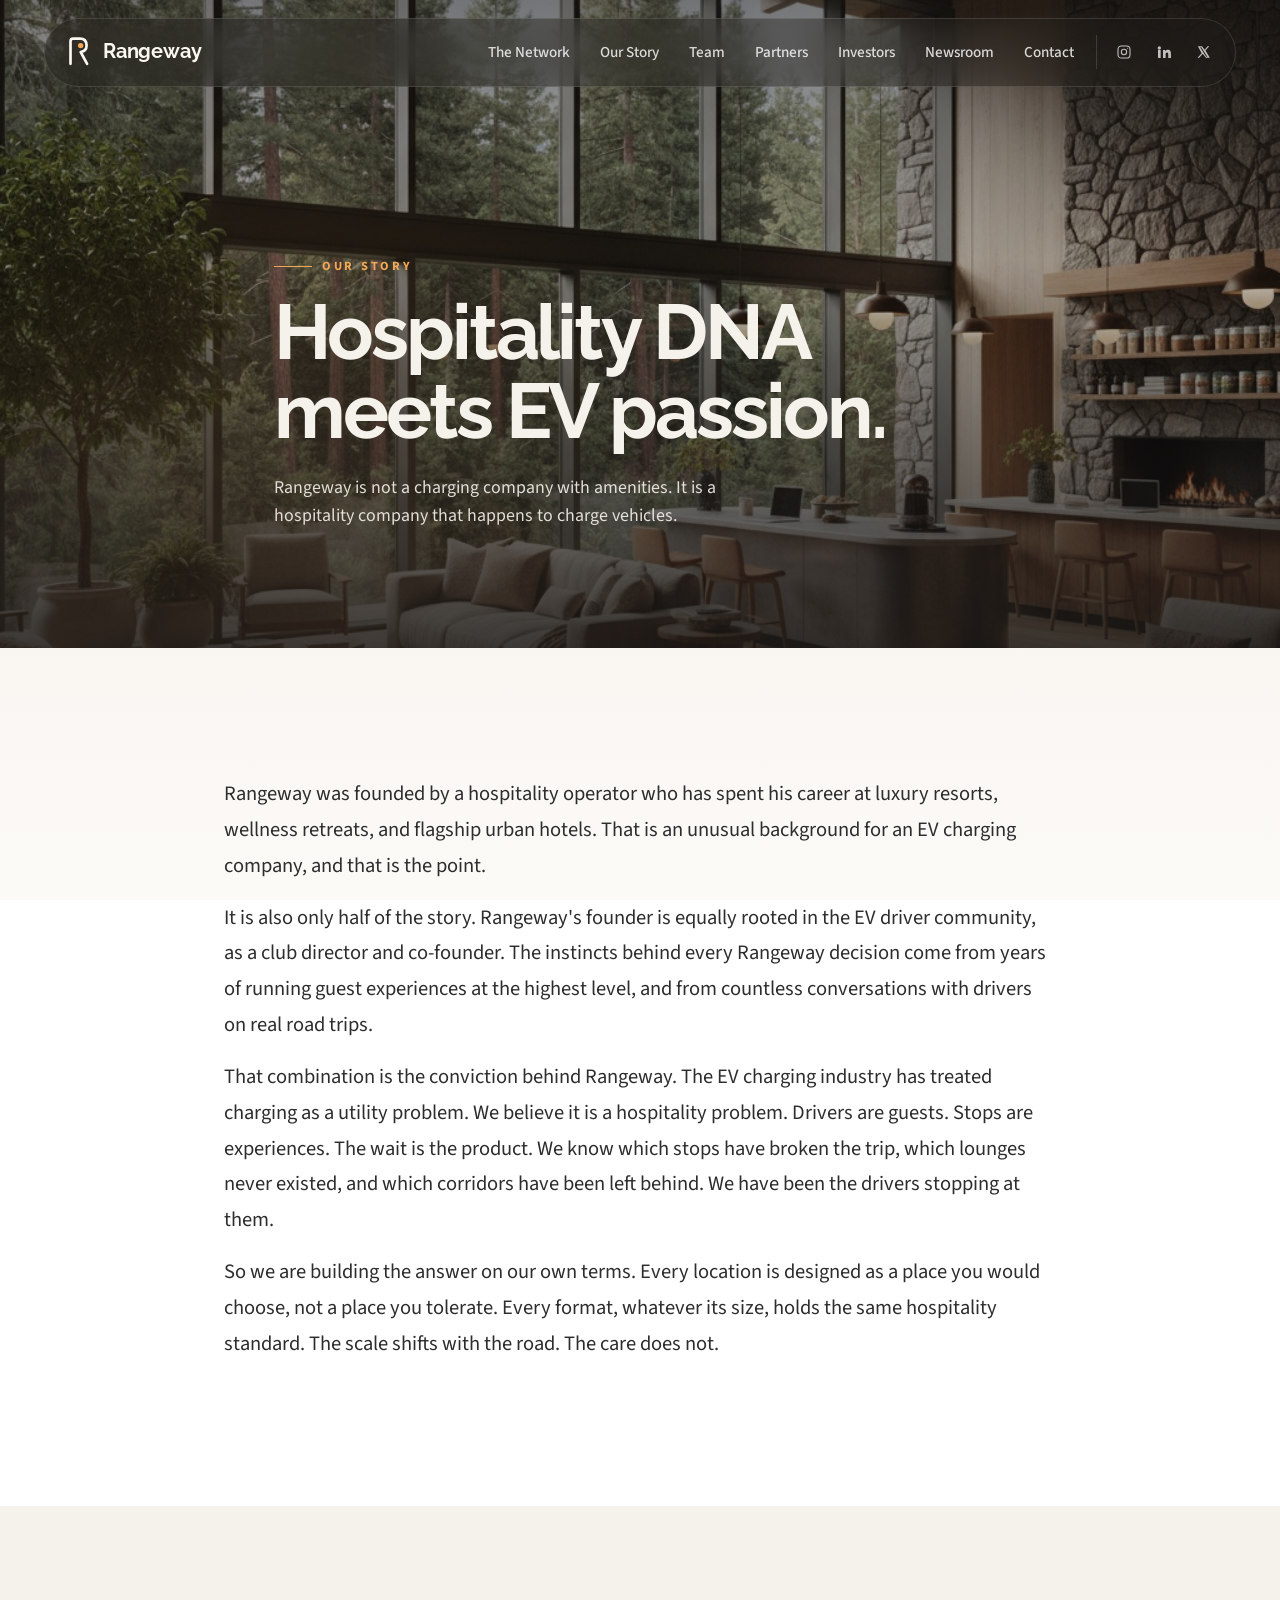
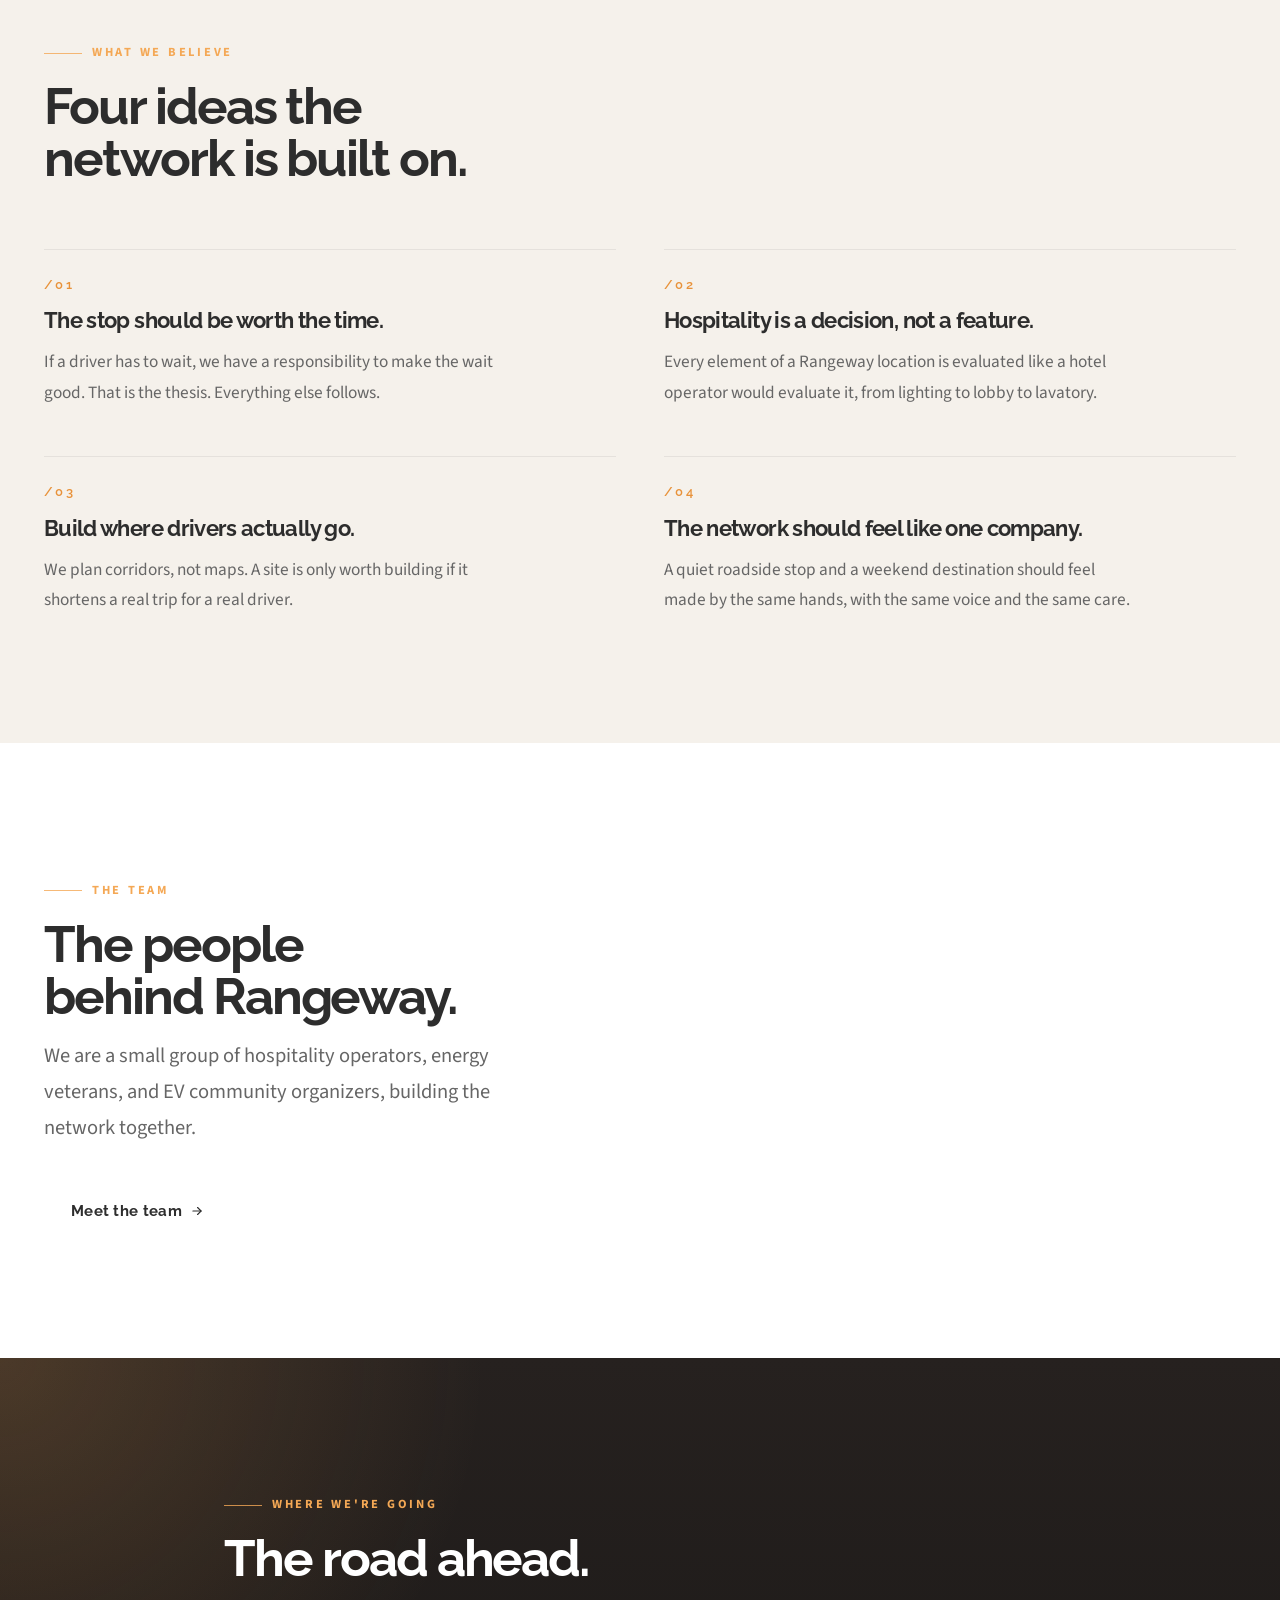
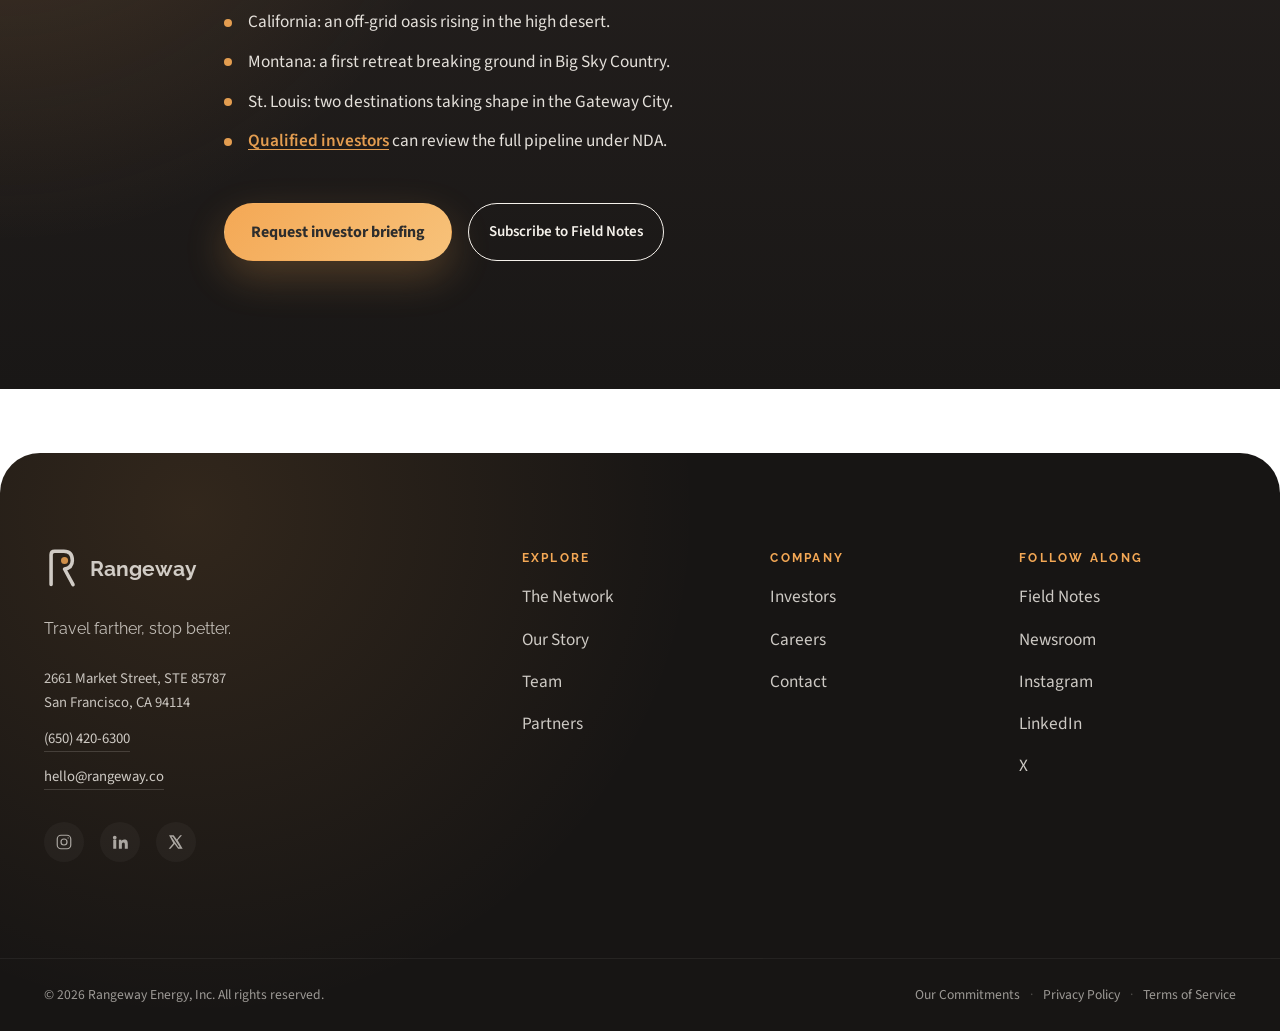
<file: our-story/index.html>
<!DOCTYPE html><html lang="en"> <head><meta charset="UTF-8"><meta name="viewport" content="width=device-width, initial-scale=1.0"><link rel="icon" type="image/svg+xml" href="/favicon.svg"><title>Our Story · Rangeway</title><meta name="description" content="Rangeway was founded by a hospitality operator with deep experience at flagship properties. We are rebuilding EV charging as hospitality."><link rel="canonical" href="https://rangeway.co/our-story/"><meta property="og:type" content="website"><meta property="og:title" content="Our Story · Rangeway"><meta property="og:description" content="Rangeway was founded by a hospitality operator with deep experience at flagship properties. We are rebuilding EV charging as hospitality."><meta property="og:image" content="https://rangeway.co/images/basecamp-interior.jpg"><meta property="og:url" content="https://rangeway.co/our-story/"><meta property="og:site_name" content="Rangeway"><meta name="twitter:card" content="summary_large_image"><meta name="twitter:title" content="Our Story · Rangeway"><meta name="twitter:description" content="Rangeway was founded by a hospitality operator with deep experience at flagship properties. We are rebuilding EV charging as hospitality."><meta name="twitter:image" content="https://rangeway.co/images/basecamp-interior.jpg"><link rel="preconnect" href="https://fonts.googleapis.com"><link rel="preconnect" href="https://fonts.gstatic.com" crossorigin><link rel="stylesheet" href="https://fonts.googleapis.com/css2?family=Raleway:wght@400;500;600;700;800&family=Source+Sans+3:wght@300;400;600;700&display=swap"><script defer src="https://tinylytics.app/embed/9_N5xEnQSTdibXFSDoqf.js"></script><link rel="stylesheet" href="/_astro/BaseLayout.CBXY4ELn.css"><style>.page-hero[data-astro-cid-s5hxusys]{position:relative;color:var(--color-cream);min-height:72vh;display:flex;align-items:flex-end;padding-top:calc(var(--nav-height) + 60px);padding-bottom:clamp(64px,8vw,120px);margin-top:calc(-1 * (var(--nav-height) + 24px));overflow:hidden;isolation:isolate}.page-hero--center[data-astro-cid-s5hxusys]{align-items:center;text-align:center;min-height:68vh}.page-hero__media[data-astro-cid-s5hxusys]{position:absolute;inset:0;z-index:-1}.page-hero__media[data-astro-cid-s5hxusys] img[data-astro-cid-s5hxusys]{width:100%;height:100%;object-fit:cover}.page-hero__scrim[data-astro-cid-s5hxusys]{position:absolute;inset:0;background:linear-gradient(180deg,#1715148c,#17151447 40%,#171514d1),radial-gradient(circle at 20% 85%,rgba(244,168,85,.2),transparent 40%)}.page-hero--scrim-strong[data-astro-cid-s5hxusys] .page-hero__scrim[data-astro-cid-s5hxusys]{background:linear-gradient(180deg,#171514bf,#17151480 45%,#171514e6),radial-gradient(circle at 20% 85%,rgba(244,168,85,.22),transparent 40%)}.page-hero--center[data-astro-cid-s5hxusys] .page-hero__inner[data-astro-cid-s5hxusys]{max-width:760px;margin:0 auto}.page-hero__inner[data-astro-cid-s5hxusys]{max-width:780px}.page-hero__eyebrow[data-astro-cid-s5hxusys]{display:inline-flex;align-items:center;gap:10px;font-family:var(--font-body);font-size:var(--fs-eyebrow);font-weight:700;letter-spacing:var(--ls-eyebrow);text-transform:uppercase;color:var(--color-warm);margin:0 0 var(--space-4)}.page-hero__eyebrow[data-astro-cid-s5hxusys]:before{content:"";width:38px;height:1px;background:currentColor;opacity:1}.page-hero--center[data-astro-cid-s5hxusys] .page-hero__eyebrow[data-astro-cid-s5hxusys]{justify-content:center}.page-hero[data-astro-cid-s5hxusys] h1[data-astro-cid-s5hxusys]{color:var(--color-cream);font-family:var(--font-heading);font-size:clamp(2.75rem,6vw,5.25rem);font-weight:700;line-height:var(--lh-heading);letter-spacing:var(--ls-heading);text-wrap:balance}.page-hero__lede[data-astro-cid-s5hxusys]{margin-top:var(--space-5);font-size:clamp(1.05rem,1.4vw,1.25rem);line-height:1.55;max-width:58ch;opacity:.9}.page-hero--center[data-astro-cid-s5hxusys] .page-hero__lede[data-astro-cid-s5hxusys]{margin-left:auto;margin-right:auto}
.values[data-astro-cid-h74ngwd7]{display:grid;grid-template-columns:repeat(2,1fr);gap:var(--space-7)}.value[data-astro-cid-h74ngwd7]{display:flex;flex-direction:column;gap:var(--space-3);padding-top:var(--space-5);border-top:1px solid var(--color-border)}.value__num[data-astro-cid-h74ngwd7]{font-family:var(--font-heading);font-size:.82rem;letter-spacing:.22em;color:var(--color-warm-deep);font-weight:600}.value[data-astro-cid-h74ngwd7] h3[data-astro-cid-h74ngwd7]{font-size:1.35rem;line-height:1.25}.value[data-astro-cid-h74ngwd7] p[data-astro-cid-h74ngwd7]{color:var(--color-text-muted);margin:0;max-width:52ch}.team-strip__heading[data-astro-cid-h74ngwd7]{max-width:620px}.where-dark__list[data-astro-cid-h74ngwd7]{list-style:none;padding:0;margin:var(--space-5) 0 0;max-width:68ch;display:flex;flex-direction:column;gap:var(--space-3)}.where-dark__list[data-astro-cid-h74ngwd7] li[data-astro-cid-h74ngwd7]{position:relative;padding-left:var(--space-5);font-size:var(--fs-body);line-height:1.6;opacity:.92}.where-dark__list[data-astro-cid-h74ngwd7] li[data-astro-cid-h74ngwd7]:before{content:"";position:absolute;left:0;top:.6em;width:8px;height:8px;border-radius:50%;background:var(--color-warm)}.where-dark__list[data-astro-cid-h74ngwd7] a[data-astro-cid-h74ngwd7]{color:var(--color-warm);font-weight:600;text-decoration:underline;text-underline-offset:3px}.where-dark__cta[data-astro-cid-h74ngwd7]{display:flex;flex-wrap:wrap;gap:var(--space-4);margin-top:var(--space-7)}@media(max-width:900px){.values[data-astro-cid-h74ngwd7]{grid-template-columns:1fr}}
</style></head> <body class> <a href="#main" class="skip-link">Skip to content</a> <div class="nav-wrap" data-nav data-astro-cid-dmqpwcec> <div class="container" data-astro-cid-dmqpwcec> <div class="nav-inner" data-astro-cid-dmqpwcec> <a class="nav-brand" href="/" aria-label="Rangeway home" data-astro-cid-dmqpwcec> <svg width="26" height="30" viewBox="0 0 96 112" class aria-hidden="true" role="presentation"> <path d="M20 100 L20 16 C20 10 24 6 30 6 L56 6 C72 6 80 16 80 32 C80 46 72 54 58 56 L82 100" stroke="#FBF7F1" stroke-width="10" fill="none" stroke-linecap="round" stroke-linejoin="round"></path> <circle cx="58" cy="32" r="10" fill="#F4A855"></circle> </svg> <span class="nav-brand-text" data-astro-cid-dmqpwcec>Rangeway</span> </a> <ul class="nav-links" aria-label="Primary" data-astro-cid-dmqpwcec> <li data-astro-cid-dmqpwcec><a href="/network" data-astro-cid-dmqpwcec>The Network</a></li> <li data-astro-cid-dmqpwcec><a href="/our-story" data-astro-cid-dmqpwcec>Our Story</a></li> <li data-astro-cid-dmqpwcec><a href="/team" data-astro-cid-dmqpwcec>Team</a></li> <li data-astro-cid-dmqpwcec><a href="/partners" data-astro-cid-dmqpwcec>Partners</a></li> <li data-astro-cid-dmqpwcec><a href="/investors" data-astro-cid-dmqpwcec>Investors</a></li> <li data-astro-cid-dmqpwcec><a href="https://newsroom.rangeway.co" target="_blank" rel="noopener" data-astro-cid-dmqpwcec>Newsroom</a></li> <li data-astro-cid-dmqpwcec><a href="/contact" data-astro-cid-dmqpwcec>Contact</a></li> <li class="nav-social" aria-label="Social" data-astro-cid-dmqpwcec> <a href="https://instagram.com/RangewayEV" aria-label="Instagram" target="_blank" rel="noopener" data-astro-cid-dmqpwcec> <svg width="16" height="16" viewBox="0 0 24 24" fill="none" stroke="currentColor" stroke-width="1.6" stroke-linecap="round" stroke-linejoin="round" data-astro-cid-dmqpwcec> <rect x="3" y="3" width="18" height="18" rx="5" data-astro-cid-dmqpwcec></rect> <circle cx="12" cy="12" r="4" data-astro-cid-dmqpwcec></circle> <circle cx="17.5" cy="6.5" r="0.8" fill="currentColor" stroke="none" data-astro-cid-dmqpwcec></circle> </svg> </a> <a href="https://www.linkedin.com/company/rangewayenergy" aria-label="LinkedIn" target="_blank" rel="noopener" data-astro-cid-dmqpwcec> <svg width="16" height="16" viewBox="0 0 24 24" fill="currentColor" data-astro-cid-dmqpwcec> <path d="M4.98 3.5a2.5 2.5 0 1 0 0 5 2.5 2.5 0 0 0 0-5zM3 9h4v12H3V9zm7 0h3.8v1.7h.06c.53-1 1.83-2.06 3.77-2.06 4.03 0 4.77 2.65 4.77 6.1V21h-4v-5.4c0-1.3-.03-2.98-1.82-2.98-1.82 0-2.1 1.42-2.1 2.88V21h-4V9z" data-astro-cid-dmqpwcec></path> </svg> </a> <a href="https://x.com/RangewayEV" aria-label="X" target="_blank" rel="noopener" data-astro-cid-dmqpwcec> <svg width="14" height="14" viewBox="0 0 24 24" fill="currentColor" data-astro-cid-dmqpwcec> <path d="M18.244 2H21l-6.52 7.45L22 22h-6.77l-5.3-6.93L3.75 22H1l7-8L1.55 2h6.93l4.8 6.34L18.24 2zm-2.37 18h1.86L7.21 4h-2L15.87 20z" data-astro-cid-dmqpwcec></path> </svg> </a> </li> </ul> <button class="nav-toggle" aria-expanded="false" aria-controls="mobile-menu" aria-label="Open menu" data-toggle data-astro-cid-dmqpwcec> <svg width="20" height="20" viewBox="0 0 24 24" fill="none" stroke="currentColor" stroke-width="2" stroke-linecap="round" data-astro-cid-dmqpwcec> <line x1="3" y1="7" x2="21" y2="7" data-astro-cid-dmqpwcec></line> <line x1="3" y1="12" x2="21" y2="12" data-astro-cid-dmqpwcec></line> <line x1="3" y1="17" x2="21" y2="17" data-astro-cid-dmqpwcec></line> </svg> </button> </div> <div class="nav-mobile" id="mobile-menu" hidden data-mobile data-astro-cid-dmqpwcec> <a href="/network" data-astro-cid-dmqpwcec>The Network</a> <a href="/our-story" data-astro-cid-dmqpwcec>Our Story</a> <a href="/team" data-astro-cid-dmqpwcec>Team</a> <a href="/partners" data-astro-cid-dmqpwcec>Partners</a> <a href="/investors" data-astro-cid-dmqpwcec>Investors</a> <a href="https://newsroom.rangeway.co" target="_blank" rel="noopener" data-astro-cid-dmqpwcec>Newsroom</a> <a href="/contact" data-astro-cid-dmqpwcec>Contact</a> <div class="nav-mobile__social" data-astro-cid-dmqpwcec> <a href="https://instagram.com/RangewayEV" target="_blank" rel="noopener" data-astro-cid-dmqpwcec>Instagram</a> <a href="https://www.linkedin.com/company/rangewayenergy" target="_blank" rel="noopener" data-astro-cid-dmqpwcec>LinkedIn</a> <a href="https://x.com/RangewayEV" target="_blank" rel="noopener" data-astro-cid-dmqpwcec>X</a> </div> </div> </div> </div>  <script type="module">const o=document.querySelector(".nav-wrap"),d=document.querySelector("[data-toggle]"),n=document.querySelector("[data-mobile]");if(o){const t=()=>{window.scrollY>40?o.classList.add("is-scrolled"):o.classList.remove("is-scrolled")};t(),window.addEventListener("scroll",t,{passive:!0})}if(d&&n){const t=e=>{n.hidden=!e,d.setAttribute("aria-expanded",String(e)),document.body.style.overflow=e?"hidden":""};d.addEventListener("click",e=>{e.stopPropagation(),t(n.hidden)}),document.addEventListener("click",e=>{if(n.hidden)return;const s=e.target;!n.contains(s)&&!d.contains(s)&&t(!1)}),n.querySelectorAll("a").forEach(e=>{e.addEventListener("click",()=>t(!1))}),document.addEventListener("keydown",e=>{e.key==="Escape"&&!n.hidden&&t(!1)})}</script> <main id="main">  <section class="page-hero page-hero--left page-hero--scrim-default" data-astro-cid-s5hxusys> <div class="page-hero__media" data-astro-cid-s5hxusys> <img src="/images/basecamp-interior.jpg" alt="Interior of a Rangeway driver's lounge" fetchpriority="high" data-astro-cid-s5hxusys> <div class="page-hero__scrim" data-astro-cid-s5hxusys></div> </div> <div class="container page-hero__inner" data-astro-cid-s5hxusys> <p class="page-hero__eyebrow" data-astro-cid-s5hxusys>Our Story</p> <h1 data-astro-cid-s5hxusys>Hospitality DNA meets EV passion.</h1> <p class="page-hero__lede" data-astro-cid-s5hxusys>Rangeway is not a charging company with amenities. It is a hospitality company that happens to charge vehicles.</p>  </div> </section> <section class="section" data-astro-cid-h74ngwd7> <div class="container-narrow prose-lg reveal" data-astro-cid-h74ngwd7> <p data-astro-cid-h74ngwd7>
Rangeway was founded by a hospitality operator who has spent his career at luxury resorts,
        wellness retreats, and flagship urban hotels. That is an unusual background for an EV
        charging company, and that is the point.
</p> <p data-astro-cid-h74ngwd7>
It is also only half of the story. Rangeway's founder is equally rooted in the EV driver
        community, as a club director and co-founder. The instincts behind every Rangeway decision
        come from years of running guest experiences at the highest level, and from countless
        conversations with drivers on real road trips.
</p> <p data-astro-cid-h74ngwd7>
That combination is the conviction behind Rangeway. The EV charging industry has treated
        charging as a utility problem. We believe it is a hospitality problem. Drivers are guests.
        Stops are experiences. The wait is the product. We know which stops have broken the trip,
        which lounges never existed, and which corridors have been left behind. We have been the
        drivers stopping at them.
</p> <p data-astro-cid-h74ngwd7>
So we are building the answer on our own terms. Every location is designed as a place you
        would choose, not a place you tolerate. Every format, whatever its size, holds the same
        hospitality standard. The scale shifts with the road. The care does not.
</p> </div> </section> <section class="section section-cream" data-astro-cid-h74ngwd7> <div class="container" data-astro-cid-h74ngwd7> <div class="reveal" style="max-width: 640px; margin-bottom: var(--space-8);" data-astro-cid-h74ngwd7> <p class="eyebrow" data-astro-cid-h74ngwd7>What we believe</p> <h2 data-astro-cid-h74ngwd7>Four ideas the network is built on.</h2> </div> <div class="values" data-astro-cid-h74ngwd7> <article class="value reveal" data-astro-cid-h74ngwd7> <span class="value__num" data-astro-cid-h74ngwd7>/01</span> <h3 data-astro-cid-h74ngwd7>The stop should be worth the time.</h3> <p data-astro-cid-h74ngwd7>If a driver has to wait, we have a responsibility to make the wait good. That is the thesis. Everything else follows.</p> </article><article class="value reveal" data-astro-cid-h74ngwd7> <span class="value__num" data-astro-cid-h74ngwd7>/02</span> <h3 data-astro-cid-h74ngwd7>Hospitality is a decision, not a feature.</h3> <p data-astro-cid-h74ngwd7>Every element of a Rangeway location is evaluated like a hotel operator would evaluate it, from lighting to lobby to lavatory.</p> </article><article class="value reveal" data-astro-cid-h74ngwd7> <span class="value__num" data-astro-cid-h74ngwd7>/03</span> <h3 data-astro-cid-h74ngwd7>Build where drivers actually go.</h3> <p data-astro-cid-h74ngwd7>We plan corridors, not maps. A site is only worth building if it shortens a real trip for a real driver.</p> </article><article class="value reveal" data-astro-cid-h74ngwd7> <span class="value__num" data-astro-cid-h74ngwd7>/04</span> <h3 data-astro-cid-h74ngwd7>The network should feel like one company.</h3> <p data-astro-cid-h74ngwd7>A quiet roadside stop and a weekend destination should feel made by the same hands, with the same voice and the same care.</p> </article> </div> </div> </section> <section class="section team-strip" data-astro-cid-h74ngwd7> <div class="container" data-astro-cid-h74ngwd7> <div class="team-strip__heading reveal" data-astro-cid-h74ngwd7> <p class="eyebrow" data-astro-cid-h74ngwd7>The team</p> <h2 data-astro-cid-h74ngwd7>The people behind Rangeway.</h2> <p class="prose-lg muted" style="margin-top: var(--space-4); max-width: 52ch;" data-astro-cid-h74ngwd7>
We are a small group of hospitality operators, energy veterans, and EV community
          organizers, building the network together.
</p> </div> <div style="margin-top: var(--space-6);" data-astro-cid-h74ngwd7> <a class="btn btn-link" href="/team" data-astro-cid-h74ngwd7>
Meet the team
<svg width="14" height="14" viewBox="0 0 24 24" fill="none" stroke="currentColor" stroke-width="2" stroke-linecap="round" stroke-linejoin="round" data-astro-cid-h74ngwd7> <line x1="5" y1="12" x2="19" y2="12" data-astro-cid-h74ngwd7></line> <polyline points="13 6 19 12 13 18" data-astro-cid-h74ngwd7></polyline> </svg> </a> </div> </div> </section> <section class="section section-dark where-dark" data-astro-cid-h74ngwd7> <div class="container-narrow reveal" data-astro-cid-h74ngwd7> <p class="eyebrow" style="color: var(--color-warm);" data-astro-cid-h74ngwd7>Where we're going</p> <h2 data-astro-cid-h74ngwd7>The road ahead.</h2> <ul class="where-dark__list" data-astro-cid-h74ngwd7> <li data-astro-cid-h74ngwd7>California: an off-grid oasis rising in the high desert.</li> <li data-astro-cid-h74ngwd7>Montana: a first retreat breaking ground in Big Sky Country.</li> <li data-astro-cid-h74ngwd7>St. Louis: two destinations taking shape in the Gateway City.</li> <li data-astro-cid-h74ngwd7><a href="/investors" data-astro-cid-h74ngwd7>Qualified investors</a> can review the full pipeline under NDA.</li> </ul> <div class="where-dark__cta" data-astro-cid-h74ngwd7> <a class="btn btn-warm" href="/investors" data-astro-cid-h74ngwd7>Request investor briefing</a> <a class="btn btn-outline" href="https://fieldnotes.rangeway.co" target="_blank" rel="noopener" data-astro-cid-h74ngwd7>Subscribe to Field Notes</a> </div> </div> </section>  </main> <footer class="site-footer" data-astro-cid-sz7xmlte> <div class="container site-footer__inner" data-astro-cid-sz7xmlte> <div class="site-footer__brand" data-astro-cid-sz7xmlte> <a href="/" class="site-footer__logo" aria-label="Rangeway home" data-astro-cid-sz7xmlte> <svg width="34" height="40" viewBox="0 0 96 112" class aria-hidden="true" role="presentation"> <path d="M20 100 L20 16 C20 10 24 6 30 6 L56 6 C72 6 80 16 80 32 C80 46 72 54 58 56 L82 100" stroke="#F5F1EB" stroke-width="10" fill="none" stroke-linecap="round" stroke-linejoin="round"></path> <circle cx="58" cy="32" r="10" fill="#F4A855"></circle> </svg> <span data-astro-cid-sz7xmlte>Rangeway</span> </a> <p class="site-footer__tag" data-astro-cid-sz7xmlte>Travel farther, stop better.</p> <address class="site-footer__address" data-astro-cid-sz7xmlte>
2661 Market Street, STE 85787<br data-astro-cid-sz7xmlte>
San Francisco, CA 94114
</address> <ul class="site-footer__details-list" data-astro-cid-sz7xmlte> <li data-astro-cid-sz7xmlte><a href="tel:+16504206300" data-astro-cid-sz7xmlte>(650) 420-6300</a></li> <li data-astro-cid-sz7xmlte><a href="mailto:hello@rangeway.co" data-astro-cid-sz7xmlte>hello@rangeway.co</a></li> </ul> <div class="site-footer__social" data-astro-cid-sz7xmlte> <a href="https://instagram.com/RangewayEV" aria-label="Instagram" target="_blank" rel="noopener" data-astro-cid-sz7xmlte> <svg width="18" height="18" viewBox="0 0 24 24" fill="none" stroke="currentColor" stroke-width="1.6" stroke-linecap="round" stroke-linejoin="round" data-astro-cid-sz7xmlte> <rect x="3" y="3" width="18" height="18" rx="5" data-astro-cid-sz7xmlte></rect> <circle cx="12" cy="12" r="4" data-astro-cid-sz7xmlte></circle> <circle cx="17.5" cy="6.5" r="0.8" fill="currentColor" stroke="none" data-astro-cid-sz7xmlte></circle> </svg> </a> <a href="https://www.linkedin.com/company/rangewayenergy" aria-label="LinkedIn" target="_blank" rel="noopener" data-astro-cid-sz7xmlte> <svg width="18" height="18" viewBox="0 0 24 24" fill="currentColor" data-astro-cid-sz7xmlte> <path d="M4.98 3.5a2.5 2.5 0 1 0 0 5 2.5 2.5 0 0 0 0-5zM3 9h4v12H3V9zm7 0h3.8v1.7h.06c.53-1 1.83-2.06 3.77-2.06 4.03 0 4.77 2.65 4.77 6.1V21h-4v-5.4c0-1.3-.03-2.98-1.82-2.98-1.82 0-2.1 1.42-2.1 2.88V21h-4V9z" data-astro-cid-sz7xmlte></path> </svg> </a> <a href="https://x.com/RangewayEV" aria-label="X" target="_blank" rel="noopener" data-astro-cid-sz7xmlte> <svg width="16" height="16" viewBox="0 0 24 24" fill="currentColor" data-astro-cid-sz7xmlte> <path d="M18.244 2H21l-6.52 7.45L22 22h-6.77l-5.3-6.93L3.75 22H1l7-8L1.55 2h6.93l4.8 6.34L18.24 2zm-2.37 18h1.86L7.21 4h-2L15.87 20z" data-astro-cid-sz7xmlte></path> </svg> </a> </div> </div> <div class="site-footer__columns" data-astro-cid-sz7xmlte> <div data-astro-cid-sz7xmlte> <h3 data-astro-cid-sz7xmlte>Explore</h3> <ul data-astro-cid-sz7xmlte> <li data-astro-cid-sz7xmlte><a href="/network" data-astro-cid-sz7xmlte>The Network</a></li> <li data-astro-cid-sz7xmlte><a href="/our-story" data-astro-cid-sz7xmlte>Our Story</a></li> <li data-astro-cid-sz7xmlte><a href="/team" data-astro-cid-sz7xmlte>Team</a></li> <li data-astro-cid-sz7xmlte><a href="/partners" data-astro-cid-sz7xmlte>Partners</a></li> </ul> </div> <div data-astro-cid-sz7xmlte> <h3 data-astro-cid-sz7xmlte>Company</h3> <ul data-astro-cid-sz7xmlte> <li data-astro-cid-sz7xmlte><a href="/investors" data-astro-cid-sz7xmlte>Investors</a></li> <li data-astro-cid-sz7xmlte><a href="https://www.linkedin.com/company/rangewayenergy/jobs/" target="_blank" rel="noopener" data-astro-cid-sz7xmlte>Careers</a></li> <li data-astro-cid-sz7xmlte><a href="/contact" data-astro-cid-sz7xmlte>Contact</a></li> </ul> </div> <div data-astro-cid-sz7xmlte> <h3 data-astro-cid-sz7xmlte>Follow along</h3> <ul data-astro-cid-sz7xmlte> <li data-astro-cid-sz7xmlte><a href="https://fieldnotes.rangeway.co" target="_blank" rel="noopener" data-astro-cid-sz7xmlte>Field Notes</a></li> <li data-astro-cid-sz7xmlte><a href="https://newsroom.rangeway.co" target="_blank" rel="noopener" data-astro-cid-sz7xmlte>Newsroom</a></li> <li data-astro-cid-sz7xmlte><a href="https://instagram.com/RangewayEV" target="_blank" rel="noopener" data-astro-cid-sz7xmlte>Instagram</a></li> <li data-astro-cid-sz7xmlte><a href="https://www.linkedin.com/company/rangewayenergy" target="_blank" rel="noopener" data-astro-cid-sz7xmlte>LinkedIn</a></li> <li data-astro-cid-sz7xmlte><a href="https://x.com/RangewayEV" target="_blank" rel="noopener" data-astro-cid-sz7xmlte>X</a></li> </ul> </div> </div> </div> <div class="site-footer__legal" data-astro-cid-sz7xmlte> <div class="container site-footer__legal-row" data-astro-cid-sz7xmlte> <p data-astro-cid-sz7xmlte>© 2026 Rangeway Energy, Inc. All rights reserved.</p> <p class="site-footer__legal-links" data-astro-cid-sz7xmlte> <a href="/commitments" data-astro-cid-sz7xmlte>Our Commitments</a> <span aria-hidden="true" data-astro-cid-sz7xmlte>·</span> <a href="/privacy" data-astro-cid-sz7xmlte>Privacy Policy</a> <span aria-hidden="true" data-astro-cid-sz7xmlte>·</span> <a href="/terms" data-astro-cid-sz7xmlte>Terms of Service</a> </p> </div> </div> </footer>  <script type="module">const s=new IntersectionObserver(e=>{e.forEach(r=>{r.isIntersecting&&(r.target.classList.add("is-visible"),s.unobserve(r.target))})},{threshold:.15,rootMargin:"0px 0px -60px 0px"});document.querySelectorAll(".reveal").forEach(e=>s.observe(e));</script> </body> </html>
</file>
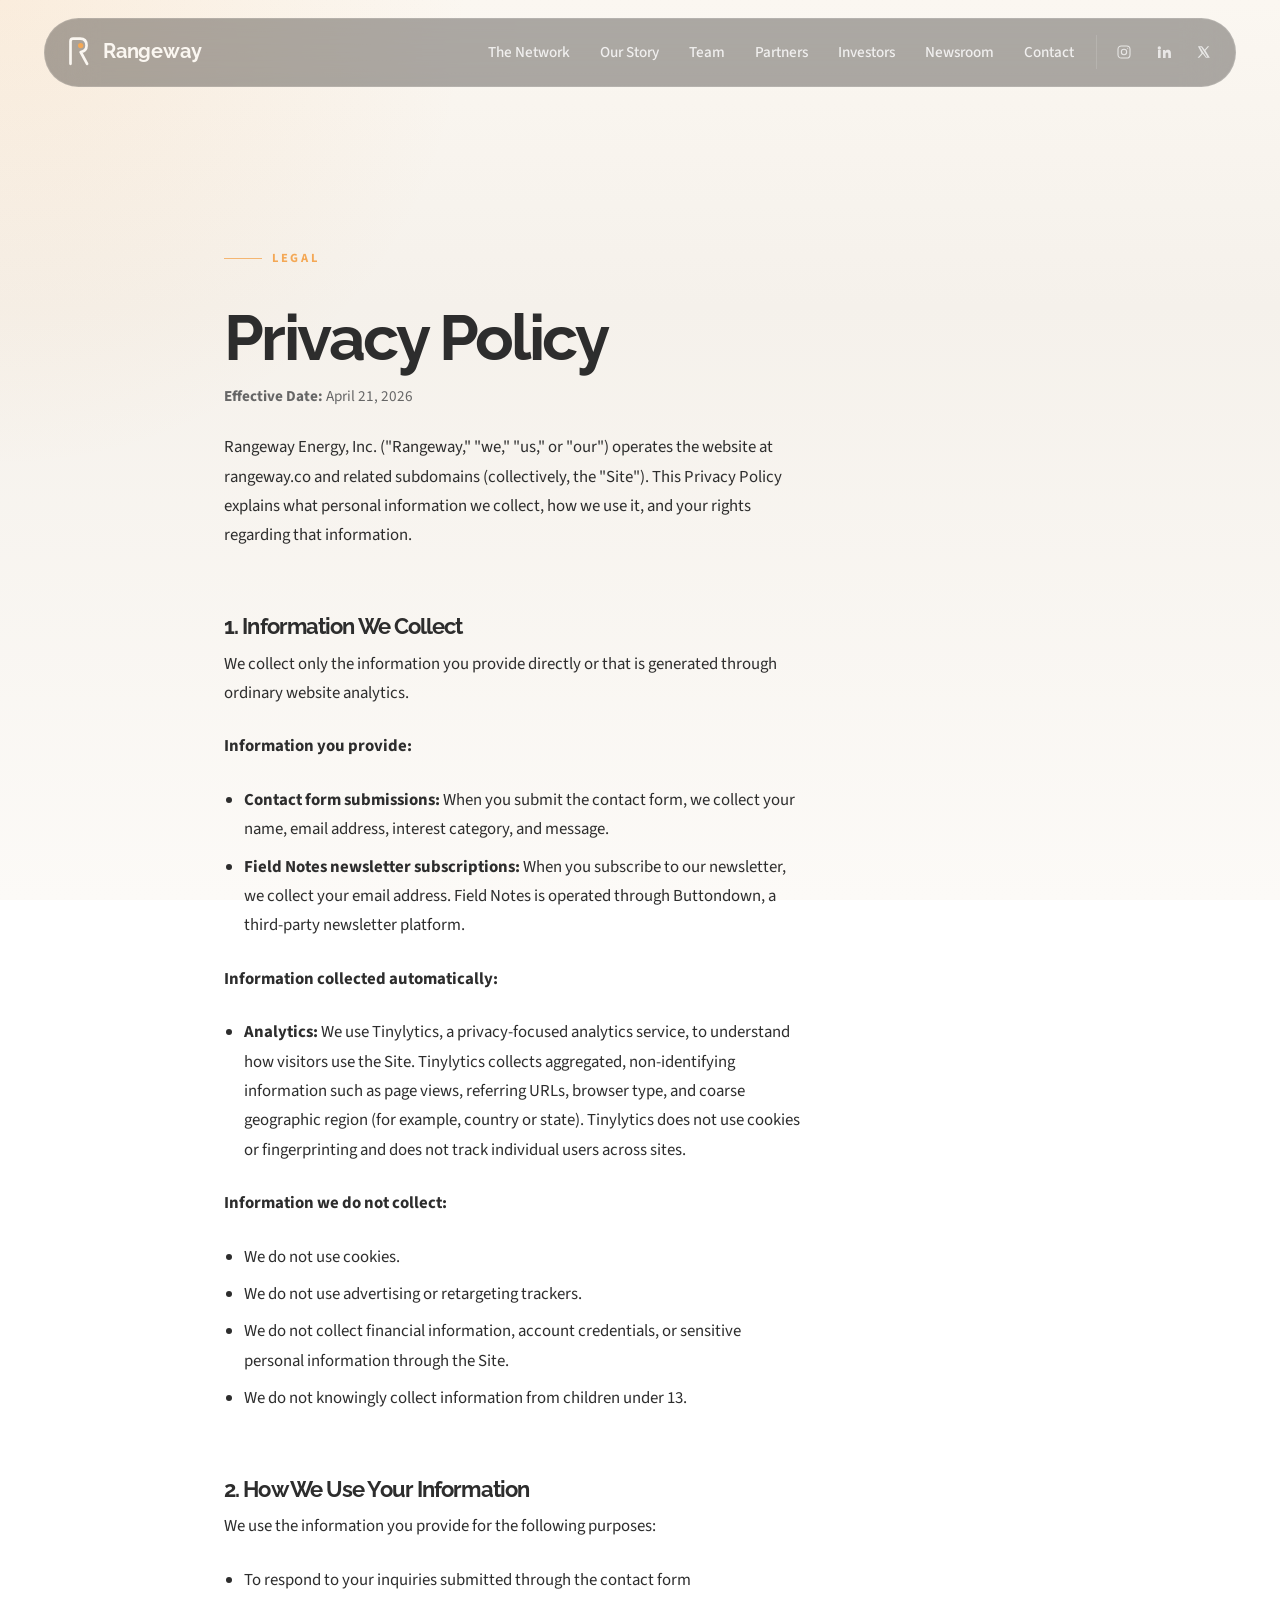
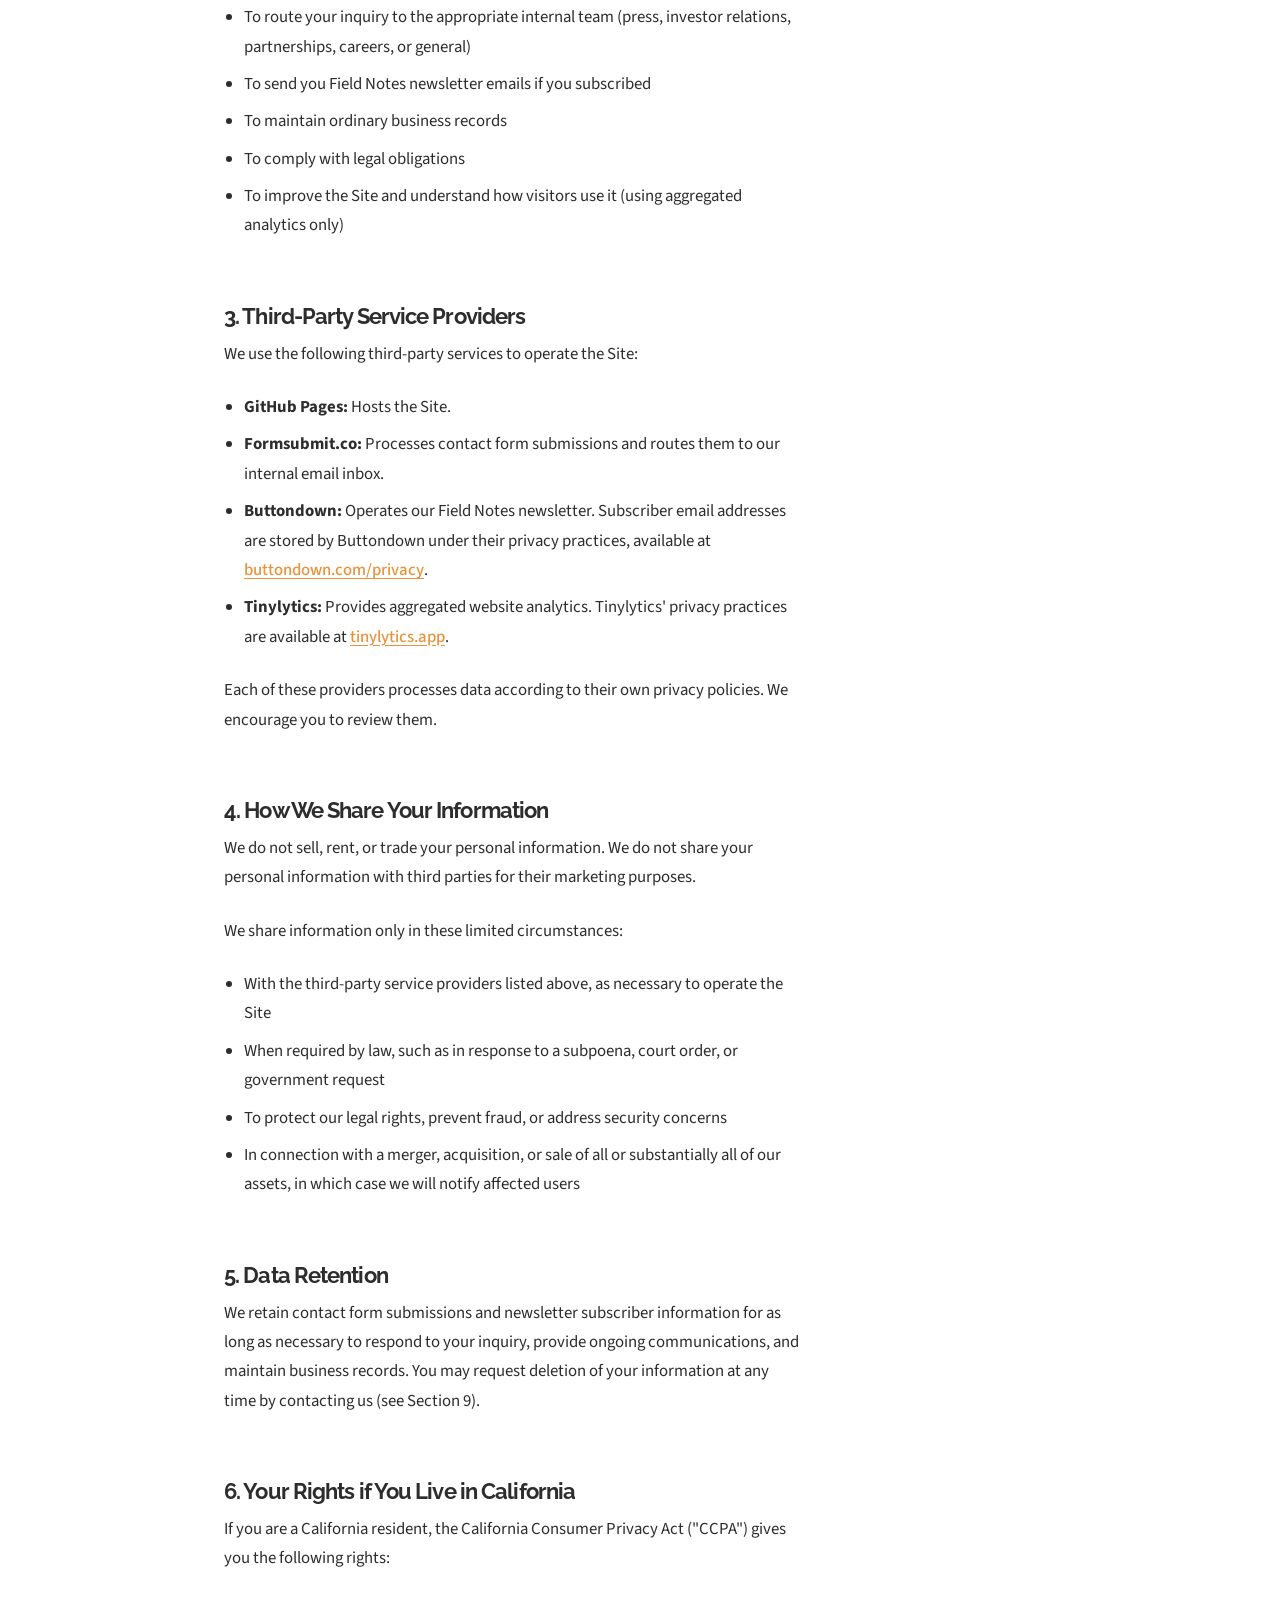
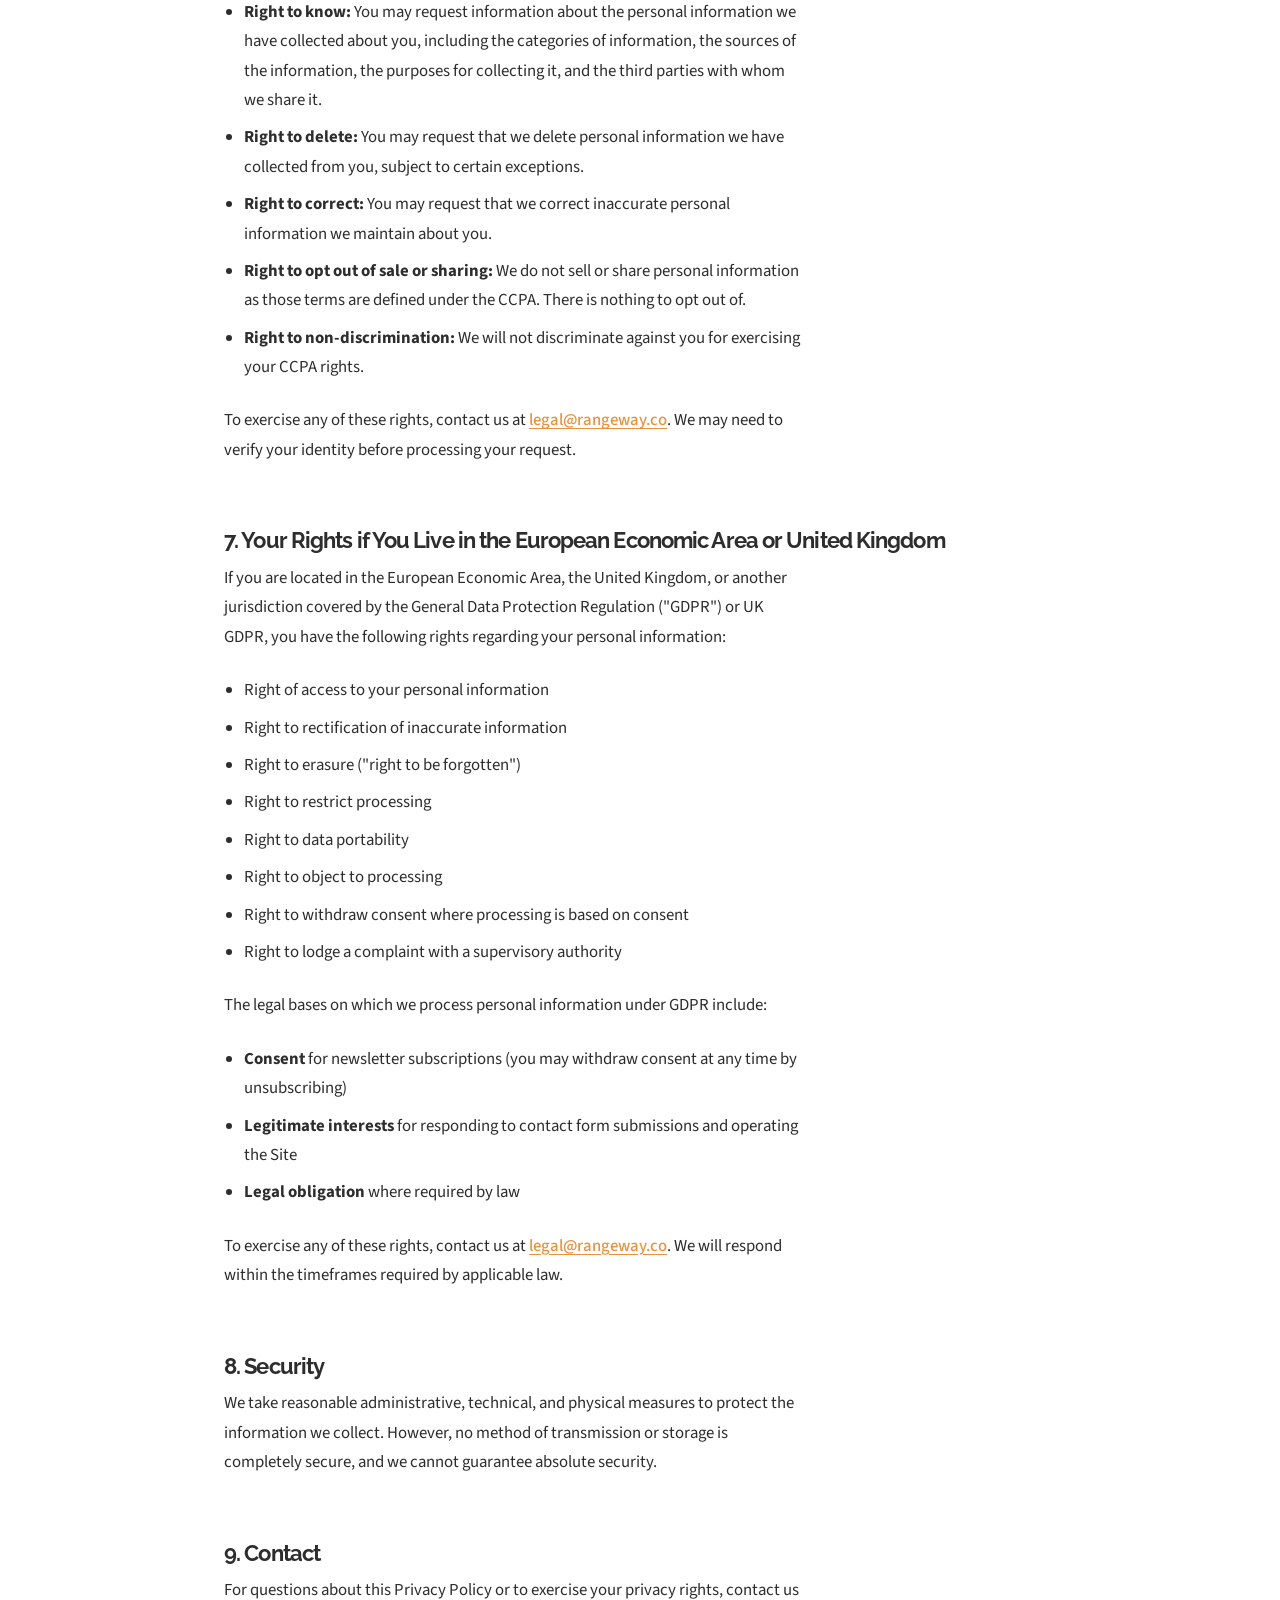
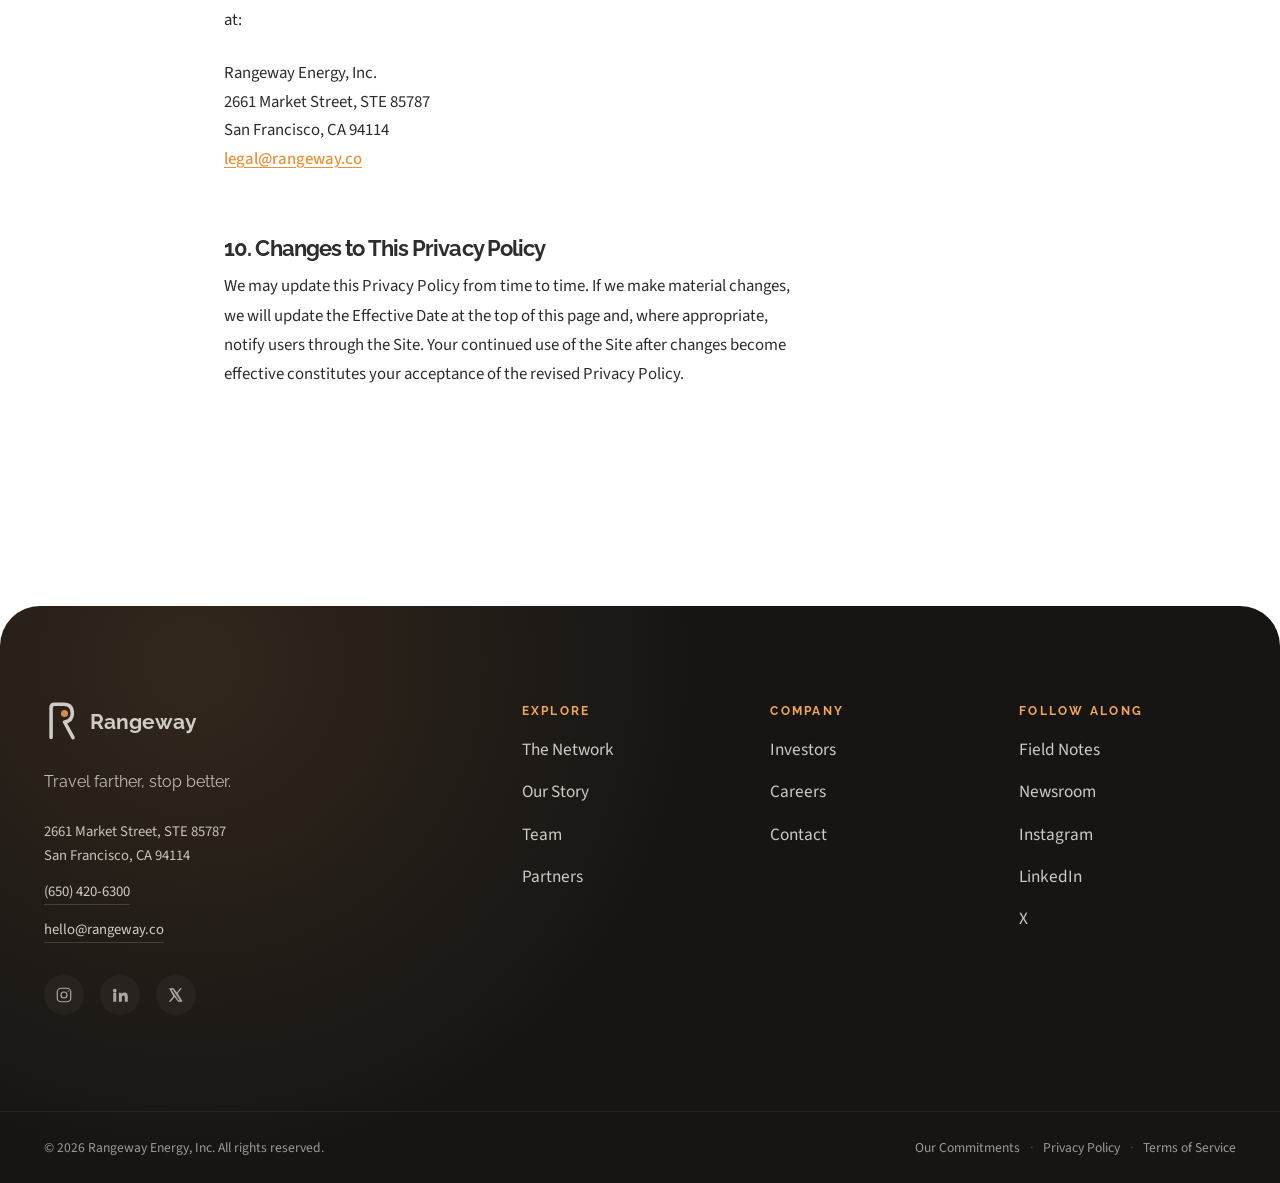
<file: privacy/index.html>
<!DOCTYPE html><html lang="en"> <head><meta charset="UTF-8"><meta name="viewport" content="width=device-width, initial-scale=1.0"><link rel="icon" type="image/svg+xml" href="/favicon.svg"><title>Privacy Policy · Rangeway</title><meta name="description" content="What personal information Rangeway collects, how we use it, and your rights regarding that information."><link rel="canonical" href="https://rangeway.co/privacy/"><meta property="og:type" content="website"><meta property="og:title" content="Privacy Policy · Rangeway"><meta property="og:description" content="What personal information Rangeway collects, how we use it, and your rights regarding that information."><meta property="og:image" content="https://rangeway.co/images/waystation-hawaii.jpg"><meta property="og:url" content="https://rangeway.co/privacy/"><meta property="og:site_name" content="Rangeway"><meta name="twitter:card" content="summary_large_image"><meta name="twitter:title" content="Privacy Policy · Rangeway"><meta name="twitter:description" content="What personal information Rangeway collects, how we use it, and your rights regarding that information."><meta name="twitter:image" content="https://rangeway.co/images/waystation-hawaii.jpg"><link rel="preconnect" href="https://fonts.googleapis.com"><link rel="preconnect" href="https://fonts.gstatic.com" crossorigin><link rel="stylesheet" href="https://fonts.googleapis.com/css2?family=Raleway:wght@400;500;600;700;800&family=Source+Sans+3:wght@300;400;600;700&display=swap"><script defer src="https://tinylytics.app/embed/9_N5xEnQSTdibXFSDoqf.js"></script><link rel="stylesheet" href="/_astro/BaseLayout.CBXY4ELn.css"><style>.legal__body[data-astro-cid-fb3qbcs3]{font-size:1.05rem;line-height:1.75;color:var(--color-text)}.legal__body[data-astro-cid-fb3qbcs3] h1[data-astro-cid-fb3qbcs3]{margin-top:var(--space-3);margin-bottom:var(--space-3)}.legal__body[data-astro-cid-fb3qbcs3] h2[data-astro-cid-fb3qbcs3]{font-size:1.4rem;margin-top:var(--space-8);margin-bottom:var(--space-3)}.legal__body[data-astro-cid-fb3qbcs3] p[data-astro-cid-fb3qbcs3],.legal__body[data-astro-cid-fb3qbcs3] ul[data-astro-cid-fb3qbcs3]{margin:0 0 var(--space-5);max-width:72ch}.legal__body[data-astro-cid-fb3qbcs3] ul[data-astro-cid-fb3qbcs3]{padding-left:1.25rem}.legal__body[data-astro-cid-fb3qbcs3] ul[data-astro-cid-fb3qbcs3] li[data-astro-cid-fb3qbcs3]{margin-bottom:var(--space-2)}.legal__body[data-astro-cid-fb3qbcs3] a[data-astro-cid-fb3qbcs3]{color:var(--color-warm-deep);text-decoration:underline;text-underline-offset:3px;font-weight:500}.legal__body[data-astro-cid-fb3qbcs3] a[data-astro-cid-fb3qbcs3]:hover{opacity:.85}.legal__effective[data-astro-cid-fb3qbcs3]{color:var(--color-text-muted);font-size:.95rem;margin-top:0;margin-bottom:var(--space-7)}.legal__address[data-astro-cid-fb3qbcs3]{font-style:normal;line-height:1.7}
</style></head> <body class> <a href="#main" class="skip-link">Skip to content</a> <div class="nav-wrap" data-nav data-astro-cid-dmqpwcec> <div class="container" data-astro-cid-dmqpwcec> <div class="nav-inner" data-astro-cid-dmqpwcec> <a class="nav-brand" href="/" aria-label="Rangeway home" data-astro-cid-dmqpwcec> <svg width="26" height="30" viewBox="0 0 96 112" class aria-hidden="true" role="presentation"> <path d="M20 100 L20 16 C20 10 24 6 30 6 L56 6 C72 6 80 16 80 32 C80 46 72 54 58 56 L82 100" stroke="#FBF7F1" stroke-width="10" fill="none" stroke-linecap="round" stroke-linejoin="round"></path> <circle cx="58" cy="32" r="10" fill="#F4A855"></circle> </svg> <span class="nav-brand-text" data-astro-cid-dmqpwcec>Rangeway</span> </a> <ul class="nav-links" aria-label="Primary" data-astro-cid-dmqpwcec> <li data-astro-cid-dmqpwcec><a href="/network" data-astro-cid-dmqpwcec>The Network</a></li> <li data-astro-cid-dmqpwcec><a href="/our-story" data-astro-cid-dmqpwcec>Our Story</a></li> <li data-astro-cid-dmqpwcec><a href="/team" data-astro-cid-dmqpwcec>Team</a></li> <li data-astro-cid-dmqpwcec><a href="/partners" data-astro-cid-dmqpwcec>Partners</a></li> <li data-astro-cid-dmqpwcec><a href="/investors" data-astro-cid-dmqpwcec>Investors</a></li> <li data-astro-cid-dmqpwcec><a href="https://newsroom.rangeway.co" target="_blank" rel="noopener" data-astro-cid-dmqpwcec>Newsroom</a></li> <li data-astro-cid-dmqpwcec><a href="/contact" data-astro-cid-dmqpwcec>Contact</a></li> <li class="nav-social" aria-label="Social" data-astro-cid-dmqpwcec> <a href="https://instagram.com/RangewayEV" aria-label="Instagram" target="_blank" rel="noopener" data-astro-cid-dmqpwcec> <svg width="16" height="16" viewBox="0 0 24 24" fill="none" stroke="currentColor" stroke-width="1.6" stroke-linecap="round" stroke-linejoin="round" data-astro-cid-dmqpwcec> <rect x="3" y="3" width="18" height="18" rx="5" data-astro-cid-dmqpwcec></rect> <circle cx="12" cy="12" r="4" data-astro-cid-dmqpwcec></circle> <circle cx="17.5" cy="6.5" r="0.8" fill="currentColor" stroke="none" data-astro-cid-dmqpwcec></circle> </svg> </a> <a href="https://www.linkedin.com/company/rangewayenergy" aria-label="LinkedIn" target="_blank" rel="noopener" data-astro-cid-dmqpwcec> <svg width="16" height="16" viewBox="0 0 24 24" fill="currentColor" data-astro-cid-dmqpwcec> <path d="M4.98 3.5a2.5 2.5 0 1 0 0 5 2.5 2.5 0 0 0 0-5zM3 9h4v12H3V9zm7 0h3.8v1.7h.06c.53-1 1.83-2.06 3.77-2.06 4.03 0 4.77 2.65 4.77 6.1V21h-4v-5.4c0-1.3-.03-2.98-1.82-2.98-1.82 0-2.1 1.42-2.1 2.88V21h-4V9z" data-astro-cid-dmqpwcec></path> </svg> </a> <a href="https://x.com/RangewayEV" aria-label="X" target="_blank" rel="noopener" data-astro-cid-dmqpwcec> <svg width="14" height="14" viewBox="0 0 24 24" fill="currentColor" data-astro-cid-dmqpwcec> <path d="M18.244 2H21l-6.52 7.45L22 22h-6.77l-5.3-6.93L3.75 22H1l7-8L1.55 2h6.93l4.8 6.34L18.24 2zm-2.37 18h1.86L7.21 4h-2L15.87 20z" data-astro-cid-dmqpwcec></path> </svg> </a> </li> </ul> <button class="nav-toggle" aria-expanded="false" aria-controls="mobile-menu" aria-label="Open menu" data-toggle data-astro-cid-dmqpwcec> <svg width="20" height="20" viewBox="0 0 24 24" fill="none" stroke="currentColor" stroke-width="2" stroke-linecap="round" data-astro-cid-dmqpwcec> <line x1="3" y1="7" x2="21" y2="7" data-astro-cid-dmqpwcec></line> <line x1="3" y1="12" x2="21" y2="12" data-astro-cid-dmqpwcec></line> <line x1="3" y1="17" x2="21" y2="17" data-astro-cid-dmqpwcec></line> </svg> </button> </div> <div class="nav-mobile" id="mobile-menu" hidden data-mobile data-astro-cid-dmqpwcec> <a href="/network" data-astro-cid-dmqpwcec>The Network</a> <a href="/our-story" data-astro-cid-dmqpwcec>Our Story</a> <a href="/team" data-astro-cid-dmqpwcec>Team</a> <a href="/partners" data-astro-cid-dmqpwcec>Partners</a> <a href="/investors" data-astro-cid-dmqpwcec>Investors</a> <a href="https://newsroom.rangeway.co" target="_blank" rel="noopener" data-astro-cid-dmqpwcec>Newsroom</a> <a href="/contact" data-astro-cid-dmqpwcec>Contact</a> <div class="nav-mobile__social" data-astro-cid-dmqpwcec> <a href="https://instagram.com/RangewayEV" target="_blank" rel="noopener" data-astro-cid-dmqpwcec>Instagram</a> <a href="https://www.linkedin.com/company/rangewayenergy" target="_blank" rel="noopener" data-astro-cid-dmqpwcec>LinkedIn</a> <a href="https://x.com/RangewayEV" target="_blank" rel="noopener" data-astro-cid-dmqpwcec>X</a> </div> </div> </div> </div>  <script type="module">const o=document.querySelector(".nav-wrap"),d=document.querySelector("[data-toggle]"),n=document.querySelector("[data-mobile]");if(o){const t=()=>{window.scrollY>40?o.classList.add("is-scrolled"):o.classList.remove("is-scrolled")};t(),window.addEventListener("scroll",t,{passive:!0})}if(d&&n){const t=e=>{n.hidden=!e,d.setAttribute("aria-expanded",String(e)),document.body.style.overflow=e?"hidden":""};d.addEventListener("click",e=>{e.stopPropagation(),t(n.hidden)}),document.addEventListener("click",e=>{if(n.hidden)return;const s=e.target;!n.contains(s)&&!d.contains(s)&&t(!1)}),n.querySelectorAll("a").forEach(e=>{e.addEventListener("click",()=>t(!1))}),document.addEventListener("keydown",e=>{e.key==="Escape"&&!n.hidden&&t(!1)})}</script> <main id="main">  <section class="section legal" data-astro-cid-fb3qbcs3> <div class="container-narrow legal__body" data-astro-cid-fb3qbcs3> <p class="eyebrow" data-astro-cid-fb3qbcs3>Legal</p> <h1 data-astro-cid-fb3qbcs3>Privacy Policy</h1> <p class="legal__effective" data-astro-cid-fb3qbcs3><strong data-astro-cid-fb3qbcs3>Effective Date:</strong> April 21, 2026</p> <p data-astro-cid-fb3qbcs3>
Rangeway Energy, Inc. ("Rangeway," "we," "us," or "our") operates the website at
        rangeway.co and related subdomains (collectively, the "Site"). This Privacy Policy
        explains what personal information we collect, how we use it, and your rights
        regarding that information.
</p> <h2 data-astro-cid-fb3qbcs3>1. Information We Collect</h2> <p data-astro-cid-fb3qbcs3>
We collect only the information you provide directly or that is generated through
        ordinary website analytics.
</p> <p data-astro-cid-fb3qbcs3><strong data-astro-cid-fb3qbcs3>Information you provide:</strong></p> <ul data-astro-cid-fb3qbcs3> <li data-astro-cid-fb3qbcs3> <strong data-astro-cid-fb3qbcs3>Contact form submissions:</strong> When you submit the contact form, we
          collect your name, email address, interest category, and message.
</li> <li data-astro-cid-fb3qbcs3> <strong data-astro-cid-fb3qbcs3>Field Notes newsletter subscriptions:</strong> When you subscribe to our
          newsletter, we collect your email address. Field Notes is operated through
          Buttondown, a third-party newsletter platform.
</li> </ul> <p data-astro-cid-fb3qbcs3><strong data-astro-cid-fb3qbcs3>Information collected automatically:</strong></p> <ul data-astro-cid-fb3qbcs3> <li data-astro-cid-fb3qbcs3> <strong data-astro-cid-fb3qbcs3>Analytics:</strong> We use Tinylytics, a privacy-focused analytics service,
          to understand how visitors use the Site. Tinylytics collects aggregated,
          non-identifying information such as page views, referring URLs, browser type, and
          coarse geographic region (for example, country or state). Tinylytics does not use
          cookies or fingerprinting and does not track individual users across sites.
</li> </ul> <p data-astro-cid-fb3qbcs3><strong data-astro-cid-fb3qbcs3>Information we do not collect:</strong></p> <ul data-astro-cid-fb3qbcs3> <li data-astro-cid-fb3qbcs3>We do not use cookies.</li> <li data-astro-cid-fb3qbcs3>We do not use advertising or retargeting trackers.</li> <li data-astro-cid-fb3qbcs3>
We do not collect financial information, account credentials, or sensitive personal
          information through the Site.
</li> <li data-astro-cid-fb3qbcs3>We do not knowingly collect information from children under 13.</li> </ul> <h2 data-astro-cid-fb3qbcs3>2. How We Use Your Information</h2> <p data-astro-cid-fb3qbcs3>We use the information you provide for the following purposes:</p> <ul data-astro-cid-fb3qbcs3> <li data-astro-cid-fb3qbcs3>To respond to your inquiries submitted through the contact form</li> <li data-astro-cid-fb3qbcs3>
To route your inquiry to the appropriate internal team (press, investor relations,
          partnerships, careers, or general)
</li> <li data-astro-cid-fb3qbcs3>To send you Field Notes newsletter emails if you subscribed</li> <li data-astro-cid-fb3qbcs3>To maintain ordinary business records</li> <li data-astro-cid-fb3qbcs3>To comply with legal obligations</li> <li data-astro-cid-fb3qbcs3>
To improve the Site and understand how visitors use it (using aggregated analytics
          only)
</li> </ul> <h2 data-astro-cid-fb3qbcs3>3. Third-Party Service Providers</h2> <p data-astro-cid-fb3qbcs3>We use the following third-party services to operate the Site:</p> <ul data-astro-cid-fb3qbcs3> <li data-astro-cid-fb3qbcs3><strong data-astro-cid-fb3qbcs3>GitHub Pages:</strong> Hosts the Site.</li> <li data-astro-cid-fb3qbcs3> <strong data-astro-cid-fb3qbcs3>Formsubmit.co:</strong> Processes contact form submissions and routes them
          to our internal email inbox.
</li> <li data-astro-cid-fb3qbcs3> <strong data-astro-cid-fb3qbcs3>Buttondown:</strong> Operates our Field Notes newsletter. Subscriber email
          addresses are stored by Buttondown under their privacy practices, available at
<a href="https://buttondown.com/privacy" target="_blank" rel="noopener" data-astro-cid-fb3qbcs3>buttondown.com/privacy</a>.
</li> <li data-astro-cid-fb3qbcs3> <strong data-astro-cid-fb3qbcs3>Tinylytics:</strong> Provides aggregated website analytics. Tinylytics'
          privacy practices are available at
<a href="https://tinylytics.app" target="_blank" rel="noopener" data-astro-cid-fb3qbcs3>tinylytics.app</a>.
</li> </ul> <p data-astro-cid-fb3qbcs3>
Each of these providers processes data according to their own privacy policies. We
        encourage you to review them.
</p> <h2 data-astro-cid-fb3qbcs3>4. How We Share Your Information</h2> <p data-astro-cid-fb3qbcs3>
We do not sell, rent, or trade your personal information. We do not share your
        personal information with third parties for their marketing purposes.
</p> <p data-astro-cid-fb3qbcs3>We share information only in these limited circumstances:</p> <ul data-astro-cid-fb3qbcs3> <li data-astro-cid-fb3qbcs3>
With the third-party service providers listed above, as necessary to operate the
          Site
</li> <li data-astro-cid-fb3qbcs3>
When required by law, such as in response to a subpoena, court order, or government
          request
</li> <li data-astro-cid-fb3qbcs3>To protect our legal rights, prevent fraud, or address security concerns</li> <li data-astro-cid-fb3qbcs3>
In connection with a merger, acquisition, or sale of all or substantially all of
          our assets, in which case we will notify affected users
</li> </ul> <h2 data-astro-cid-fb3qbcs3>5. Data Retention</h2> <p data-astro-cid-fb3qbcs3>
We retain contact form submissions and newsletter subscriber information for as long
        as necessary to respond to your inquiry, provide ongoing communications, and maintain
        business records. You may request deletion of your information at any time by
        contacting us (see Section 9).
</p> <h2 data-astro-cid-fb3qbcs3>6. Your Rights if You Live in California</h2> <p data-astro-cid-fb3qbcs3>
If you are a California resident, the California Consumer Privacy Act ("CCPA") gives
        you the following rights:
</p> <ul data-astro-cid-fb3qbcs3> <li data-astro-cid-fb3qbcs3> <strong data-astro-cid-fb3qbcs3>Right to know:</strong> You may request information about the personal
          information we have collected about you, including the categories of information,
          the sources of the information, the purposes for collecting it, and the third
          parties with whom we share it.
</li> <li data-astro-cid-fb3qbcs3> <strong data-astro-cid-fb3qbcs3>Right to delete:</strong> You may request that we delete personal
          information we have collected from you, subject to certain exceptions.
</li> <li data-astro-cid-fb3qbcs3> <strong data-astro-cid-fb3qbcs3>Right to correct:</strong> You may request that we correct inaccurate
          personal information we maintain about you.
</li> <li data-astro-cid-fb3qbcs3> <strong data-astro-cid-fb3qbcs3>Right to opt out of sale or sharing:</strong> We do not sell or share
          personal information as those terms are defined under the CCPA. There is nothing to
          opt out of.
</li> <li data-astro-cid-fb3qbcs3> <strong data-astro-cid-fb3qbcs3>Right to non-discrimination:</strong> We will not discriminate against you
          for exercising your CCPA rights.
</li> </ul> <p data-astro-cid-fb3qbcs3>
To exercise any of these rights, contact us at
<a href="mailto:legal@rangeway.co" data-astro-cid-fb3qbcs3>legal@rangeway.co</a>. We may need to verify
        your identity before processing your request.
</p> <h2 data-astro-cid-fb3qbcs3>7. Your Rights if You Live in the European Economic Area or United Kingdom</h2> <p data-astro-cid-fb3qbcs3>
If you are located in the European Economic Area, the United Kingdom, or another
        jurisdiction covered by the General Data Protection Regulation ("GDPR") or UK GDPR,
        you have the following rights regarding your personal information:
</p> <ul data-astro-cid-fb3qbcs3> <li data-astro-cid-fb3qbcs3>Right of access to your personal information</li> <li data-astro-cid-fb3qbcs3>Right to rectification of inaccurate information</li> <li data-astro-cid-fb3qbcs3>Right to erasure ("right to be forgotten")</li> <li data-astro-cid-fb3qbcs3>Right to restrict processing</li> <li data-astro-cid-fb3qbcs3>Right to data portability</li> <li data-astro-cid-fb3qbcs3>Right to object to processing</li> <li data-astro-cid-fb3qbcs3>Right to withdraw consent where processing is based on consent</li> <li data-astro-cid-fb3qbcs3>Right to lodge a complaint with a supervisory authority</li> </ul> <p data-astro-cid-fb3qbcs3>The legal bases on which we process personal information under GDPR include:</p> <ul data-astro-cid-fb3qbcs3> <li data-astro-cid-fb3qbcs3> <strong data-astro-cid-fb3qbcs3>Consent</strong> for newsletter subscriptions (you may withdraw consent at
          any time by unsubscribing)
</li> <li data-astro-cid-fb3qbcs3> <strong data-astro-cid-fb3qbcs3>Legitimate interests</strong> for responding to contact form submissions and
          operating the Site
</li> <li data-astro-cid-fb3qbcs3><strong data-astro-cid-fb3qbcs3>Legal obligation</strong> where required by law</li> </ul> <p data-astro-cid-fb3qbcs3>
To exercise any of these rights, contact us at
<a href="mailto:legal@rangeway.co" data-astro-cid-fb3qbcs3>legal@rangeway.co</a>. We will respond within
        the timeframes required by applicable law.
</p> <h2 data-astro-cid-fb3qbcs3>8. Security</h2> <p data-astro-cid-fb3qbcs3>
We take reasonable administrative, technical, and physical measures to protect the
        information we collect. However, no method of transmission or storage is completely
        secure, and we cannot guarantee absolute security.
</p> <h2 data-astro-cid-fb3qbcs3>9. Contact</h2> <p data-astro-cid-fb3qbcs3>
For questions about this Privacy Policy or to exercise your privacy rights, contact us
        at:
</p> <address class="legal__address" data-astro-cid-fb3qbcs3>
Rangeway Energy, Inc.<br data-astro-cid-fb3qbcs3>
2661 Market Street, STE 85787<br data-astro-cid-fb3qbcs3>
San Francisco, CA 94114<br data-astro-cid-fb3qbcs3> <a href="mailto:legal@rangeway.co" data-astro-cid-fb3qbcs3>legal@rangeway.co</a> </address> <h2 data-astro-cid-fb3qbcs3>10. Changes to This Privacy Policy</h2> <p data-astro-cid-fb3qbcs3>
We may update this Privacy Policy from time to time. If we make material changes, we
        will update the Effective Date at the top of this page and, where appropriate, notify
        users through the Site. Your continued use of the Site after changes become effective
        constitutes your acceptance of the revised Privacy Policy.
</p> </div> </section>  </main> <footer class="site-footer" data-astro-cid-sz7xmlte> <div class="container site-footer__inner" data-astro-cid-sz7xmlte> <div class="site-footer__brand" data-astro-cid-sz7xmlte> <a href="/" class="site-footer__logo" aria-label="Rangeway home" data-astro-cid-sz7xmlte> <svg width="34" height="40" viewBox="0 0 96 112" class aria-hidden="true" role="presentation"> <path d="M20 100 L20 16 C20 10 24 6 30 6 L56 6 C72 6 80 16 80 32 C80 46 72 54 58 56 L82 100" stroke="#F5F1EB" stroke-width="10" fill="none" stroke-linecap="round" stroke-linejoin="round"></path> <circle cx="58" cy="32" r="10" fill="#F4A855"></circle> </svg> <span data-astro-cid-sz7xmlte>Rangeway</span> </a> <p class="site-footer__tag" data-astro-cid-sz7xmlte>Travel farther, stop better.</p> <address class="site-footer__address" data-astro-cid-sz7xmlte>
2661 Market Street, STE 85787<br data-astro-cid-sz7xmlte>
San Francisco, CA 94114
</address> <ul class="site-footer__details-list" data-astro-cid-sz7xmlte> <li data-astro-cid-sz7xmlte><a href="tel:+16504206300" data-astro-cid-sz7xmlte>(650) 420-6300</a></li> <li data-astro-cid-sz7xmlte><a href="mailto:hello@rangeway.co" data-astro-cid-sz7xmlte>hello@rangeway.co</a></li> </ul> <div class="site-footer__social" data-astro-cid-sz7xmlte> <a href="https://instagram.com/RangewayEV" aria-label="Instagram" target="_blank" rel="noopener" data-astro-cid-sz7xmlte> <svg width="18" height="18" viewBox="0 0 24 24" fill="none" stroke="currentColor" stroke-width="1.6" stroke-linecap="round" stroke-linejoin="round" data-astro-cid-sz7xmlte> <rect x="3" y="3" width="18" height="18" rx="5" data-astro-cid-sz7xmlte></rect> <circle cx="12" cy="12" r="4" data-astro-cid-sz7xmlte></circle> <circle cx="17.5" cy="6.5" r="0.8" fill="currentColor" stroke="none" data-astro-cid-sz7xmlte></circle> </svg> </a> <a href="https://www.linkedin.com/company/rangewayenergy" aria-label="LinkedIn" target="_blank" rel="noopener" data-astro-cid-sz7xmlte> <svg width="18" height="18" viewBox="0 0 24 24" fill="currentColor" data-astro-cid-sz7xmlte> <path d="M4.98 3.5a2.5 2.5 0 1 0 0 5 2.5 2.5 0 0 0 0-5zM3 9h4v12H3V9zm7 0h3.8v1.7h.06c.53-1 1.83-2.06 3.77-2.06 4.03 0 4.77 2.65 4.77 6.1V21h-4v-5.4c0-1.3-.03-2.98-1.82-2.98-1.82 0-2.1 1.42-2.1 2.88V21h-4V9z" data-astro-cid-sz7xmlte></path> </svg> </a> <a href="https://x.com/RangewayEV" aria-label="X" target="_blank" rel="noopener" data-astro-cid-sz7xmlte> <svg width="16" height="16" viewBox="0 0 24 24" fill="currentColor" data-astro-cid-sz7xmlte> <path d="M18.244 2H21l-6.52 7.45L22 22h-6.77l-5.3-6.93L3.75 22H1l7-8L1.55 2h6.93l4.8 6.34L18.24 2zm-2.37 18h1.86L7.21 4h-2L15.87 20z" data-astro-cid-sz7xmlte></path> </svg> </a> </div> </div> <div class="site-footer__columns" data-astro-cid-sz7xmlte> <div data-astro-cid-sz7xmlte> <h3 data-astro-cid-sz7xmlte>Explore</h3> <ul data-astro-cid-sz7xmlte> <li data-astro-cid-sz7xmlte><a href="/network" data-astro-cid-sz7xmlte>The Network</a></li> <li data-astro-cid-sz7xmlte><a href="/our-story" data-astro-cid-sz7xmlte>Our Story</a></li> <li data-astro-cid-sz7xmlte><a href="/team" data-astro-cid-sz7xmlte>Team</a></li> <li data-astro-cid-sz7xmlte><a href="/partners" data-astro-cid-sz7xmlte>Partners</a></li> </ul> </div> <div data-astro-cid-sz7xmlte> <h3 data-astro-cid-sz7xmlte>Company</h3> <ul data-astro-cid-sz7xmlte> <li data-astro-cid-sz7xmlte><a href="/investors" data-astro-cid-sz7xmlte>Investors</a></li> <li data-astro-cid-sz7xmlte><a href="https://www.linkedin.com/company/rangewayenergy/jobs/" target="_blank" rel="noopener" data-astro-cid-sz7xmlte>Careers</a></li> <li data-astro-cid-sz7xmlte><a href="/contact" data-astro-cid-sz7xmlte>Contact</a></li> </ul> </div> <div data-astro-cid-sz7xmlte> <h3 data-astro-cid-sz7xmlte>Follow along</h3> <ul data-astro-cid-sz7xmlte> <li data-astro-cid-sz7xmlte><a href="https://fieldnotes.rangeway.co" target="_blank" rel="noopener" data-astro-cid-sz7xmlte>Field Notes</a></li> <li data-astro-cid-sz7xmlte><a href="https://newsroom.rangeway.co" target="_blank" rel="noopener" data-astro-cid-sz7xmlte>Newsroom</a></li> <li data-astro-cid-sz7xmlte><a href="https://instagram.com/RangewayEV" target="_blank" rel="noopener" data-astro-cid-sz7xmlte>Instagram</a></li> <li data-astro-cid-sz7xmlte><a href="https://www.linkedin.com/company/rangewayenergy" target="_blank" rel="noopener" data-astro-cid-sz7xmlte>LinkedIn</a></li> <li data-astro-cid-sz7xmlte><a href="https://x.com/RangewayEV" target="_blank" rel="noopener" data-astro-cid-sz7xmlte>X</a></li> </ul> </div> </div> </div> <div class="site-footer__legal" data-astro-cid-sz7xmlte> <div class="container site-footer__legal-row" data-astro-cid-sz7xmlte> <p data-astro-cid-sz7xmlte>© 2026 Rangeway Energy, Inc. All rights reserved.</p> <p class="site-footer__legal-links" data-astro-cid-sz7xmlte> <a href="/commitments" data-astro-cid-sz7xmlte>Our Commitments</a> <span aria-hidden="true" data-astro-cid-sz7xmlte>·</span> <a href="/privacy" data-astro-cid-sz7xmlte>Privacy Policy</a> <span aria-hidden="true" data-astro-cid-sz7xmlte>·</span> <a href="/terms" data-astro-cid-sz7xmlte>Terms of Service</a> </p> </div> </div> </footer>  <script type="module">const s=new IntersectionObserver(e=>{e.forEach(r=>{r.isIntersecting&&(r.target.classList.add("is-visible"),s.unobserve(r.target))})},{threshold:.15,rootMargin:"0px 0px -60px 0px"});document.querySelectorAll(".reveal").forEach(e=>s.observe(e));</script> </body> </html>
</file>
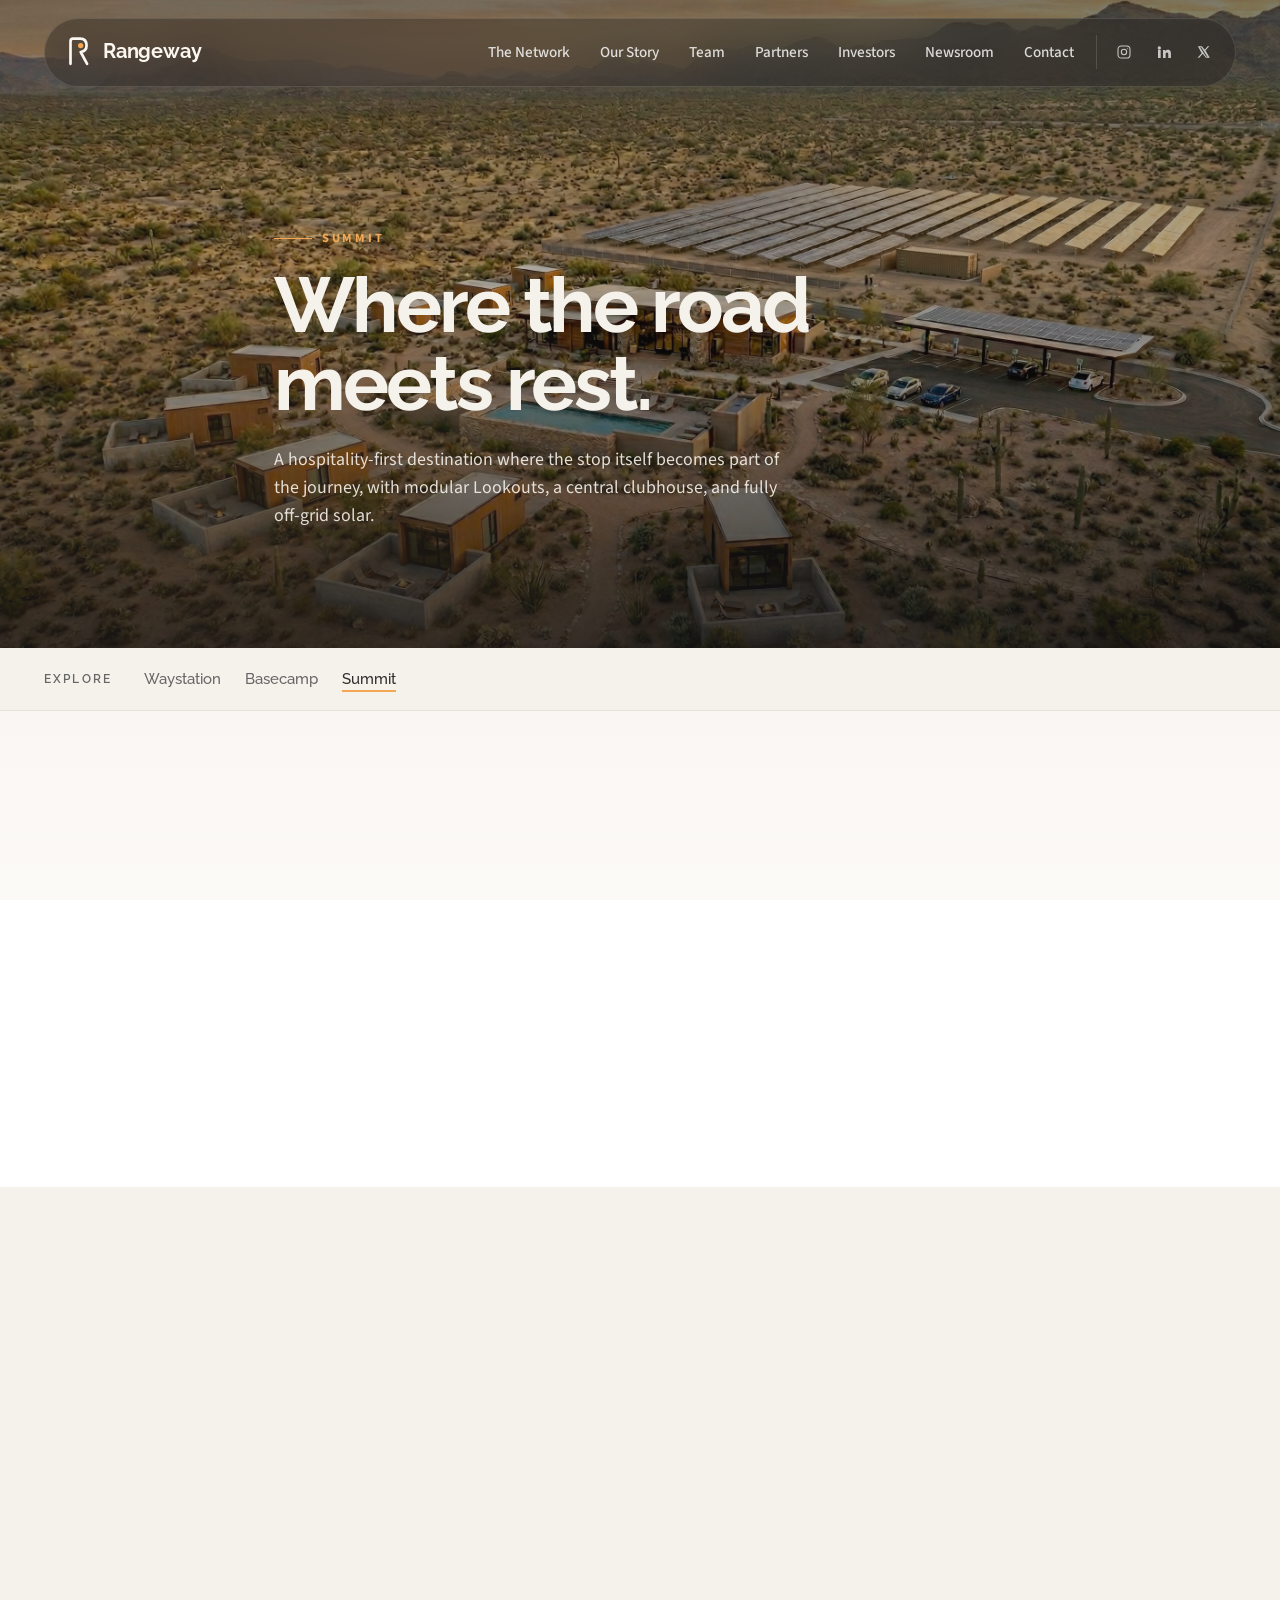
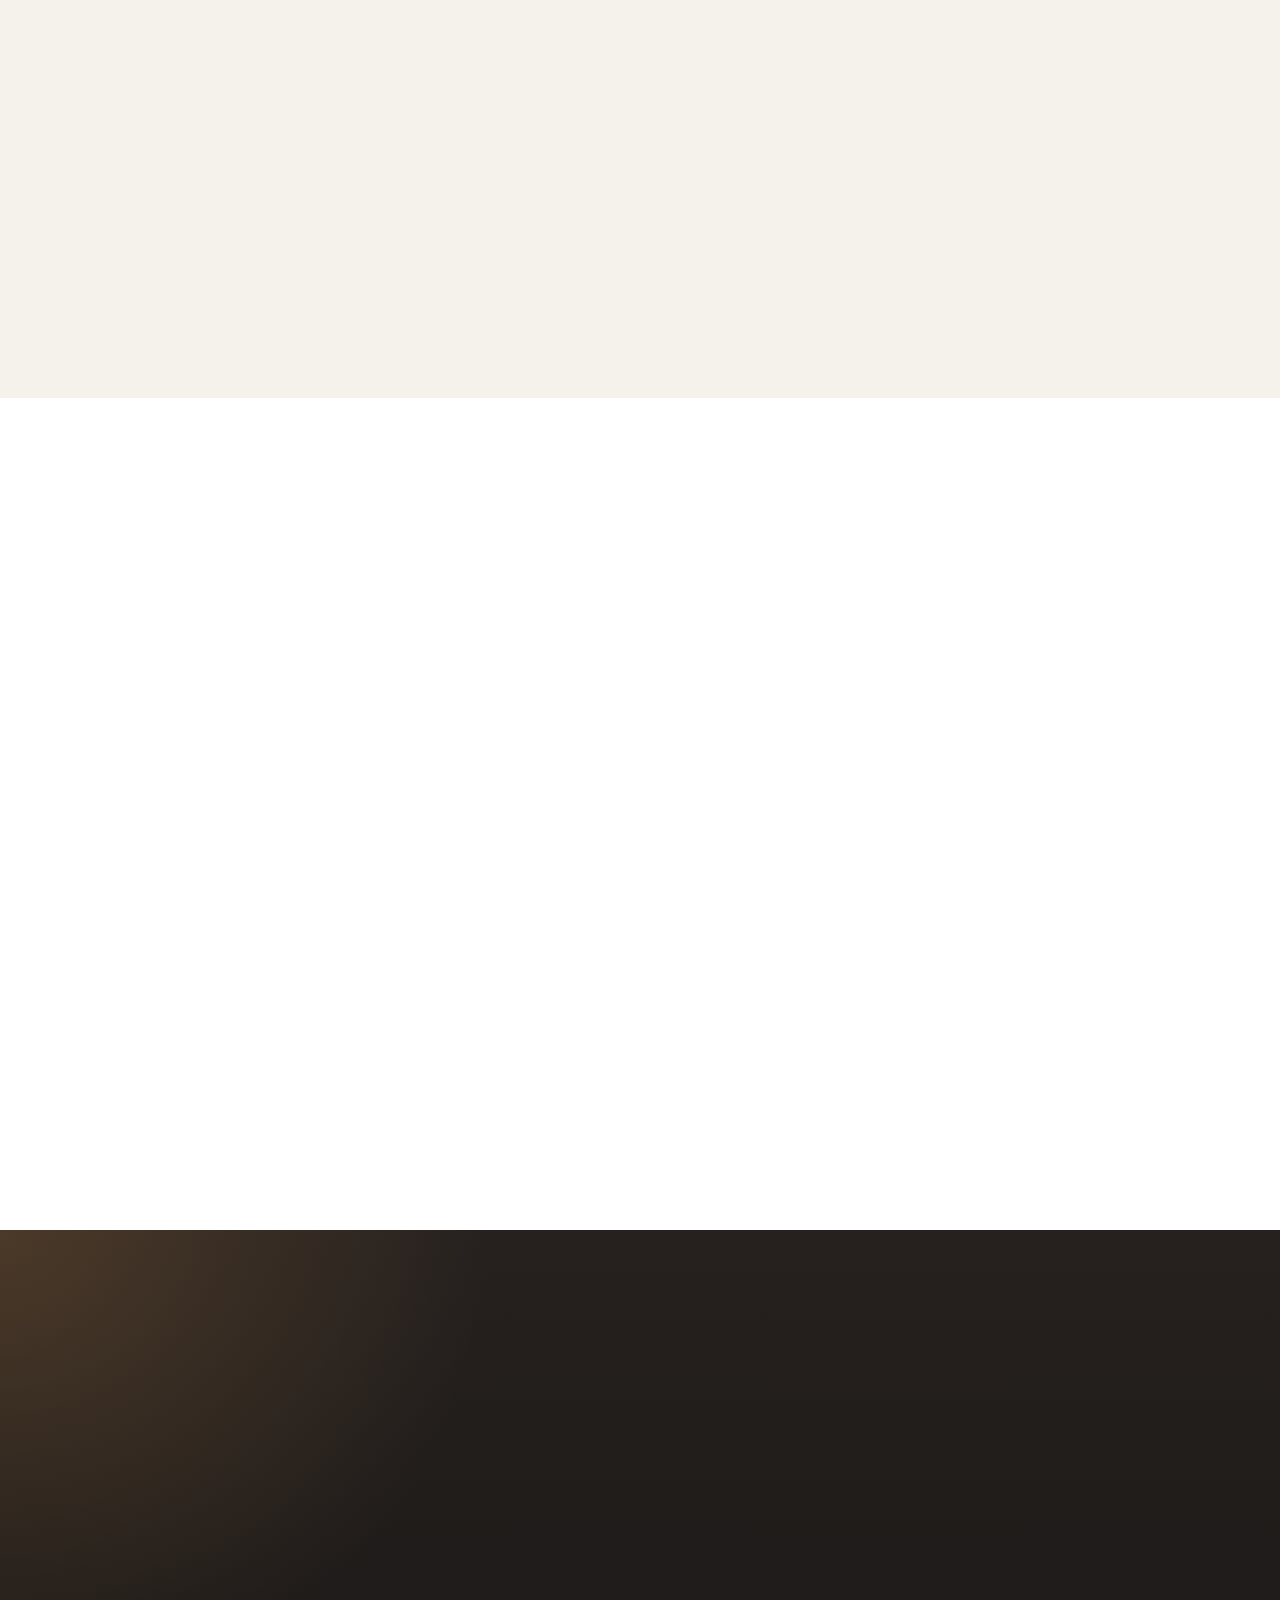
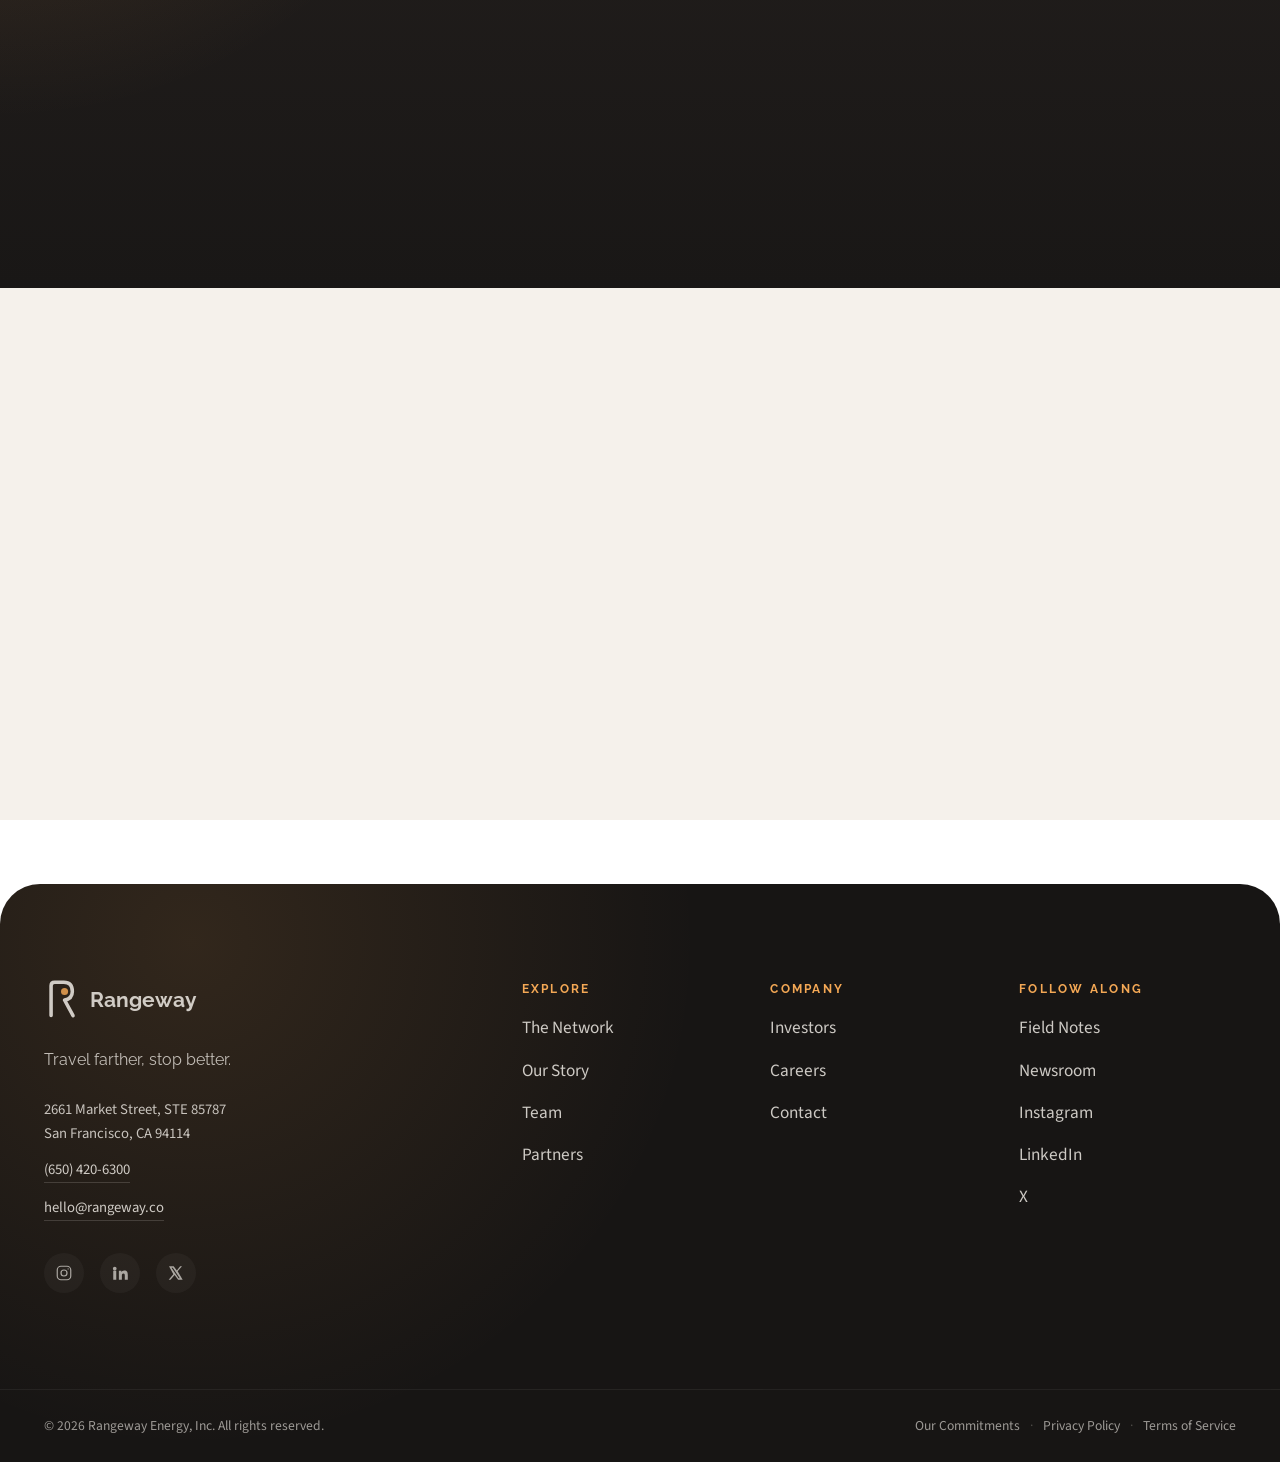
<file: summit/index.html>
<!doctype html><title>Redirecting to: /network/summit</title><meta http-equiv="refresh" content="0;url=/network/summit"><meta name="robots" content="noindex"><link rel="canonical" href="https://rangeway.co/network/summit"><body>	<a href="/network/summit">Redirecting from <code>/summit/</code> to <code>/network/summit</code></a></body>
</file>
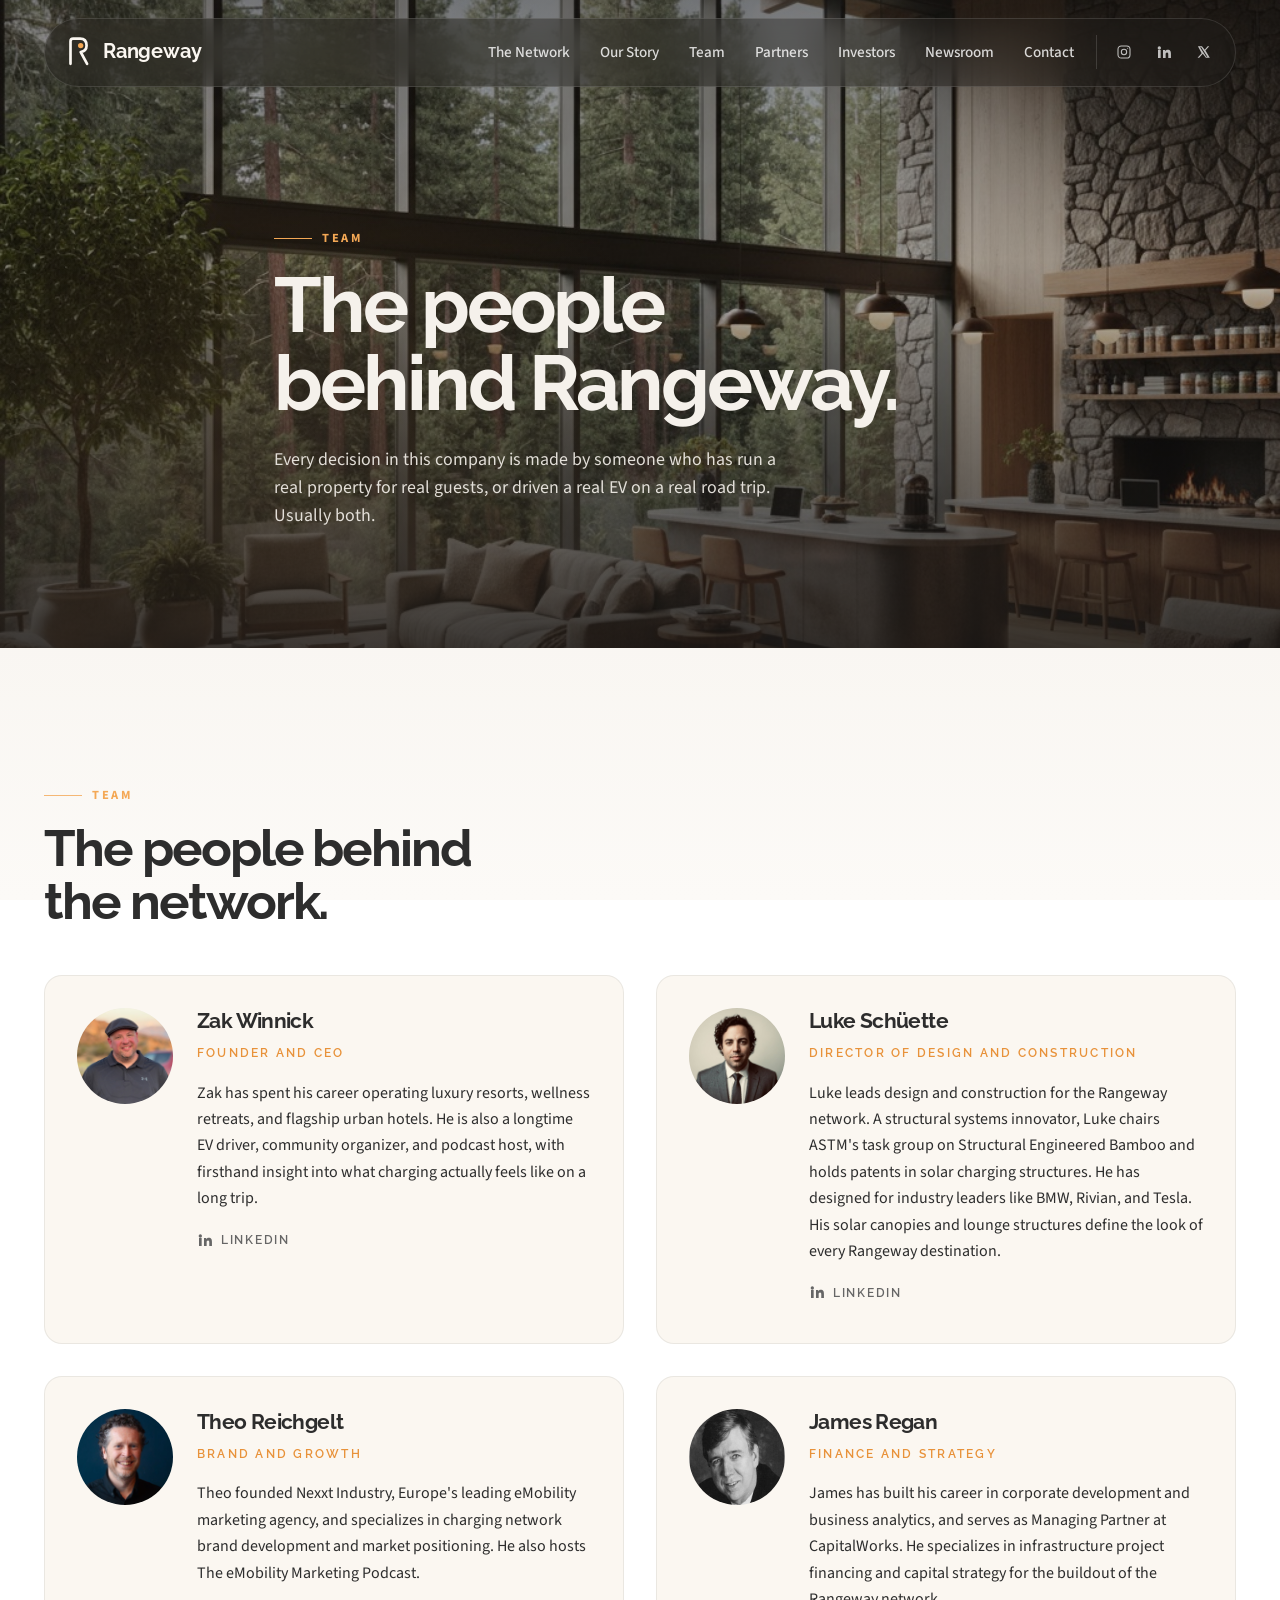
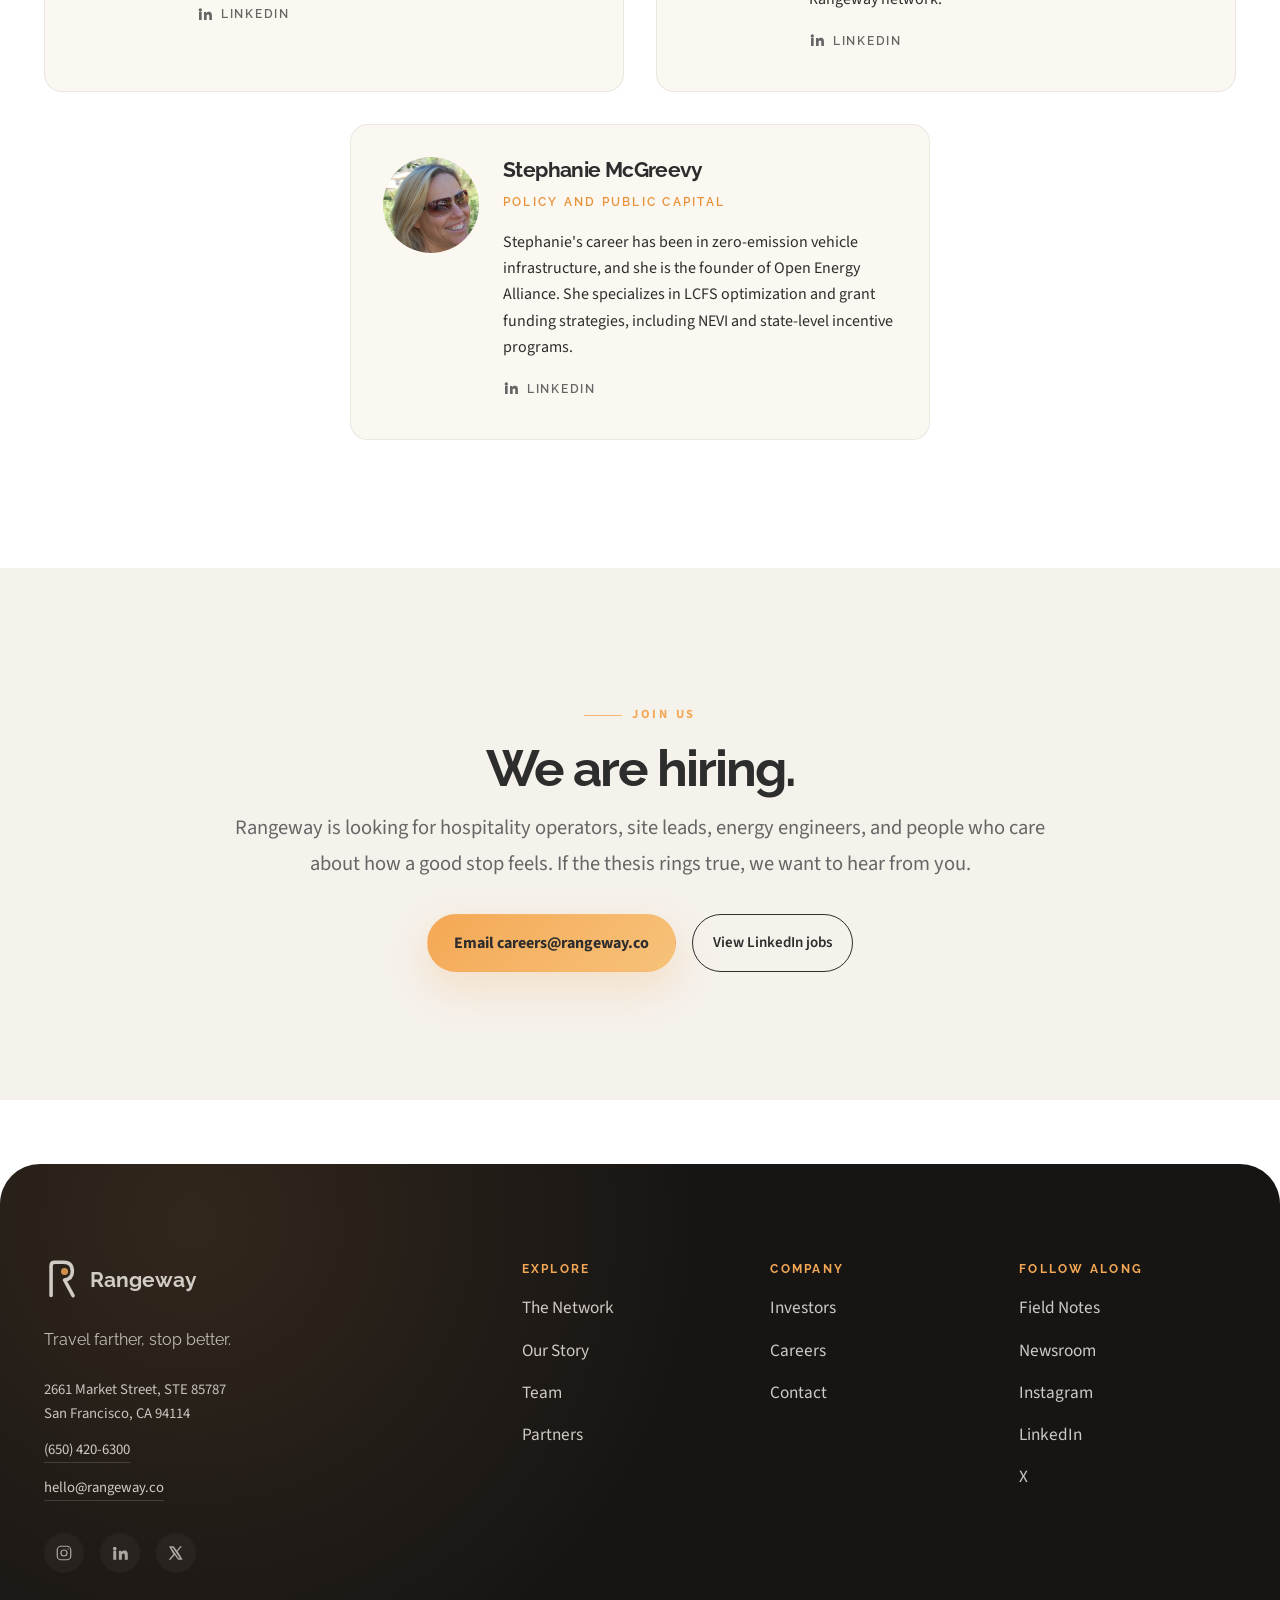
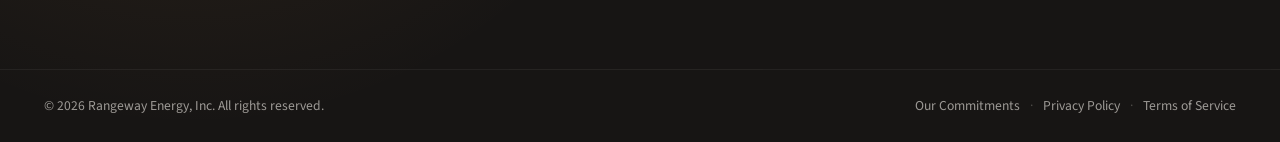
<file: team/index.html>
<!DOCTYPE html><html lang="en"> <head><meta charset="UTF-8"><meta name="viewport" content="width=device-width, initial-scale=1.0"><link rel="icon" type="image/svg+xml" href="/favicon.svg"><title>Team · Rangeway</title><meta name="description" content="The people building Rangeway. Hospitality operators, energy veterans, and EV community organizers."><link rel="canonical" href="https://rangeway.co/team/"><meta property="og:type" content="website"><meta property="og:title" content="Team · Rangeway"><meta property="og:description" content="The people building Rangeway. Hospitality operators, energy veterans, and EV community organizers."><meta property="og:image" content="https://rangeway.co/images/basecamp-interior.jpg"><meta property="og:url" content="https://rangeway.co/team/"><meta property="og:site_name" content="Rangeway"><meta name="twitter:card" content="summary_large_image"><meta name="twitter:title" content="Team · Rangeway"><meta name="twitter:description" content="The people building Rangeway. Hospitality operators, energy veterans, and EV community organizers."><meta name="twitter:image" content="https://rangeway.co/images/basecamp-interior.jpg"><link rel="preconnect" href="https://fonts.googleapis.com"><link rel="preconnect" href="https://fonts.gstatic.com" crossorigin><link rel="stylesheet" href="https://fonts.googleapis.com/css2?family=Raleway:wght@400;500;600;700;800&family=Source+Sans+3:wght@300;400;600;700&display=swap"><script defer src="https://tinylytics.app/embed/9_N5xEnQSTdibXFSDoqf.js"></script><link rel="stylesheet" href="/_astro/BaseLayout.CBXY4ELn.css"><style>.page-hero[data-astro-cid-s5hxusys]{position:relative;color:var(--color-cream);min-height:72vh;display:flex;align-items:flex-end;padding-top:calc(var(--nav-height) + 60px);padding-bottom:clamp(64px,8vw,120px);margin-top:calc(-1 * (var(--nav-height) + 24px));overflow:hidden;isolation:isolate}.page-hero--center[data-astro-cid-s5hxusys]{align-items:center;text-align:center;min-height:68vh}.page-hero__media[data-astro-cid-s5hxusys]{position:absolute;inset:0;z-index:-1}.page-hero__media[data-astro-cid-s5hxusys] img[data-astro-cid-s5hxusys]{width:100%;height:100%;object-fit:cover}.page-hero__scrim[data-astro-cid-s5hxusys]{position:absolute;inset:0;background:linear-gradient(180deg,#1715148c,#17151447 40%,#171514d1),radial-gradient(circle at 20% 85%,rgba(244,168,85,.2),transparent 40%)}.page-hero--scrim-strong[data-astro-cid-s5hxusys] .page-hero__scrim[data-astro-cid-s5hxusys]{background:linear-gradient(180deg,#171514bf,#17151480 45%,#171514e6),radial-gradient(circle at 20% 85%,rgba(244,168,85,.22),transparent 40%)}.page-hero--center[data-astro-cid-s5hxusys] .page-hero__inner[data-astro-cid-s5hxusys]{max-width:760px;margin:0 auto}.page-hero__inner[data-astro-cid-s5hxusys]{max-width:780px}.page-hero__eyebrow[data-astro-cid-s5hxusys]{display:inline-flex;align-items:center;gap:10px;font-family:var(--font-body);font-size:var(--fs-eyebrow);font-weight:700;letter-spacing:var(--ls-eyebrow);text-transform:uppercase;color:var(--color-warm);margin:0 0 var(--space-4)}.page-hero__eyebrow[data-astro-cid-s5hxusys]:before{content:"";width:38px;height:1px;background:currentColor;opacity:1}.page-hero--center[data-astro-cid-s5hxusys] .page-hero__eyebrow[data-astro-cid-s5hxusys]{justify-content:center}.page-hero[data-astro-cid-s5hxusys] h1[data-astro-cid-s5hxusys]{color:var(--color-cream);font-family:var(--font-heading);font-size:clamp(2.75rem,6vw,5.25rem);font-weight:700;line-height:var(--lh-heading);letter-spacing:var(--ls-heading);text-wrap:balance}.page-hero__lede[data-astro-cid-s5hxusys]{margin-top:var(--space-5);font-size:clamp(1.05rem,1.4vw,1.25rem);line-height:1.55;max-width:58ch;opacity:.9}.page-hero--center[data-astro-cid-s5hxusys] .page-hero__lede[data-astro-cid-s5hxusys]{margin-left:auto;margin-right:auto}
.hiring-ctas[data-astro-cid-6sqsh2pf]{display:flex;gap:var(--space-4);flex-wrap:wrap;justify-content:center;margin-top:var(--space-6)}.team-grid[data-astro-cid-6sqsh2pf]{list-style:none;padding:0;margin:0;display:grid;grid-template-columns:repeat(2,1fr);gap:var(--space-6)}.team-grid--single[data-astro-cid-6sqsh2pf]{grid-template-columns:1fr}.team-grid--single[data-astro-cid-6sqsh2pf] .team-card[data-astro-cid-6sqsh2pf]{max-width:760px}.team-card[data-astro-cid-6sqsh2pf]{display:flex;gap:var(--space-5);padding:var(--space-6);background:var(--surface-raised);border:1px solid var(--color-border);border-radius:var(--radius-md);align-items:flex-start}.team-card--placeholder[data-astro-cid-6sqsh2pf]{background:var(--surface-alt);border-style:dashed}.team-card__photo[data-astro-cid-6sqsh2pf]{flex-shrink:0;width:96px;height:96px;border-radius:50%;overflow:hidden;background:var(--surface-alt)}.team-card__photo[data-astro-cid-6sqsh2pf] img[data-astro-cid-6sqsh2pf]{width:100%;height:100%;object-fit:cover;object-position:center top}.team-card[data-astro-cid-6sqsh2pf] h3[data-astro-cid-6sqsh2pf]{font-size:1.3rem;margin:0}.team-card__role[data-astro-cid-6sqsh2pf]{font-family:var(--font-heading);font-size:.78rem;letter-spacing:.18em;text-transform:uppercase;color:var(--color-warm-deep);font-weight:600;margin:var(--space-2) 0 var(--space-4)}.team-card--placeholder[data-astro-cid-6sqsh2pf] .team-card__role[data-astro-cid-6sqsh2pf]{color:var(--color-text-muted)}.team-card__bio[data-astro-cid-6sqsh2pf]{font-size:1rem;line-height:1.65;color:var(--color-text);margin:0 0 var(--space-4)}.team-card__linkedin[data-astro-cid-6sqsh2pf]{display:inline-flex;align-items:center;gap:var(--space-2);font-family:var(--font-heading);font-size:.78rem;font-weight:600;letter-spacing:.14em;text-transform:uppercase;color:var(--color-text-muted)}.team-card__linkedin[data-astro-cid-6sqsh2pf]:hover{color:var(--color-warm-deep)}.team-card--placeholder[data-astro-cid-6sqsh2pf] .team-card__bio[data-astro-cid-6sqsh2pf]{color:var(--color-text-muted);font-style:italic}@media(min-width:901px){.team-card[data-astro-cid-6sqsh2pf]:last-child:nth-child(odd){grid-column:1 / -1;justify-self:center;width:100%;max-width:calc(50% - var(--space-6) / 2)}}@media(max-width:900px){.team-grid[data-astro-cid-6sqsh2pf]{grid-template-columns:1fr}.team-card[data-astro-cid-6sqsh2pf]{flex-direction:column}}
</style></head> <body class> <a href="#main" class="skip-link">Skip to content</a> <div class="nav-wrap" data-nav data-astro-cid-dmqpwcec> <div class="container" data-astro-cid-dmqpwcec> <div class="nav-inner" data-astro-cid-dmqpwcec> <a class="nav-brand" href="/" aria-label="Rangeway home" data-astro-cid-dmqpwcec> <svg width="26" height="30" viewBox="0 0 96 112" class aria-hidden="true" role="presentation"> <path d="M20 100 L20 16 C20 10 24 6 30 6 L56 6 C72 6 80 16 80 32 C80 46 72 54 58 56 L82 100" stroke="#FBF7F1" stroke-width="10" fill="none" stroke-linecap="round" stroke-linejoin="round"></path> <circle cx="58" cy="32" r="10" fill="#F4A855"></circle> </svg> <span class="nav-brand-text" data-astro-cid-dmqpwcec>Rangeway</span> </a> <ul class="nav-links" aria-label="Primary" data-astro-cid-dmqpwcec> <li data-astro-cid-dmqpwcec><a href="/network" data-astro-cid-dmqpwcec>The Network</a></li> <li data-astro-cid-dmqpwcec><a href="/our-story" data-astro-cid-dmqpwcec>Our Story</a></li> <li data-astro-cid-dmqpwcec><a href="/team" data-astro-cid-dmqpwcec>Team</a></li> <li data-astro-cid-dmqpwcec><a href="/partners" data-astro-cid-dmqpwcec>Partners</a></li> <li data-astro-cid-dmqpwcec><a href="/investors" data-astro-cid-dmqpwcec>Investors</a></li> <li data-astro-cid-dmqpwcec><a href="https://newsroom.rangeway.co" target="_blank" rel="noopener" data-astro-cid-dmqpwcec>Newsroom</a></li> <li data-astro-cid-dmqpwcec><a href="/contact" data-astro-cid-dmqpwcec>Contact</a></li> <li class="nav-social" aria-label="Social" data-astro-cid-dmqpwcec> <a href="https://instagram.com/RangewayEV" aria-label="Instagram" target="_blank" rel="noopener" data-astro-cid-dmqpwcec> <svg width="16" height="16" viewBox="0 0 24 24" fill="none" stroke="currentColor" stroke-width="1.6" stroke-linecap="round" stroke-linejoin="round" data-astro-cid-dmqpwcec> <rect x="3" y="3" width="18" height="18" rx="5" data-astro-cid-dmqpwcec></rect> <circle cx="12" cy="12" r="4" data-astro-cid-dmqpwcec></circle> <circle cx="17.5" cy="6.5" r="0.8" fill="currentColor" stroke="none" data-astro-cid-dmqpwcec></circle> </svg> </a> <a href="https://www.linkedin.com/company/rangewayenergy" aria-label="LinkedIn" target="_blank" rel="noopener" data-astro-cid-dmqpwcec> <svg width="16" height="16" viewBox="0 0 24 24" fill="currentColor" data-astro-cid-dmqpwcec> <path d="M4.98 3.5a2.5 2.5 0 1 0 0 5 2.5 2.5 0 0 0 0-5zM3 9h4v12H3V9zm7 0h3.8v1.7h.06c.53-1 1.83-2.06 3.77-2.06 4.03 0 4.77 2.65 4.77 6.1V21h-4v-5.4c0-1.3-.03-2.98-1.82-2.98-1.82 0-2.1 1.42-2.1 2.88V21h-4V9z" data-astro-cid-dmqpwcec></path> </svg> </a> <a href="https://x.com/RangewayEV" aria-label="X" target="_blank" rel="noopener" data-astro-cid-dmqpwcec> <svg width="14" height="14" viewBox="0 0 24 24" fill="currentColor" data-astro-cid-dmqpwcec> <path d="M18.244 2H21l-6.52 7.45L22 22h-6.77l-5.3-6.93L3.75 22H1l7-8L1.55 2h6.93l4.8 6.34L18.24 2zm-2.37 18h1.86L7.21 4h-2L15.87 20z" data-astro-cid-dmqpwcec></path> </svg> </a> </li> </ul> <button class="nav-toggle" aria-expanded="false" aria-controls="mobile-menu" aria-label="Open menu" data-toggle data-astro-cid-dmqpwcec> <svg width="20" height="20" viewBox="0 0 24 24" fill="none" stroke="currentColor" stroke-width="2" stroke-linecap="round" data-astro-cid-dmqpwcec> <line x1="3" y1="7" x2="21" y2="7" data-astro-cid-dmqpwcec></line> <line x1="3" y1="12" x2="21" y2="12" data-astro-cid-dmqpwcec></line> <line x1="3" y1="17" x2="21" y2="17" data-astro-cid-dmqpwcec></line> </svg> </button> </div> <div class="nav-mobile" id="mobile-menu" hidden data-mobile data-astro-cid-dmqpwcec> <a href="/network" data-astro-cid-dmqpwcec>The Network</a> <a href="/our-story" data-astro-cid-dmqpwcec>Our Story</a> <a href="/team" data-astro-cid-dmqpwcec>Team</a> <a href="/partners" data-astro-cid-dmqpwcec>Partners</a> <a href="/investors" data-astro-cid-dmqpwcec>Investors</a> <a href="https://newsroom.rangeway.co" target="_blank" rel="noopener" data-astro-cid-dmqpwcec>Newsroom</a> <a href="/contact" data-astro-cid-dmqpwcec>Contact</a> <div class="nav-mobile__social" data-astro-cid-dmqpwcec> <a href="https://instagram.com/RangewayEV" target="_blank" rel="noopener" data-astro-cid-dmqpwcec>Instagram</a> <a href="https://www.linkedin.com/company/rangewayenergy" target="_blank" rel="noopener" data-astro-cid-dmqpwcec>LinkedIn</a> <a href="https://x.com/RangewayEV" target="_blank" rel="noopener" data-astro-cid-dmqpwcec>X</a> </div> </div> </div> </div>  <script type="module">const o=document.querySelector(".nav-wrap"),d=document.querySelector("[data-toggle]"),n=document.querySelector("[data-mobile]");if(o){const t=()=>{window.scrollY>40?o.classList.add("is-scrolled"):o.classList.remove("is-scrolled")};t(),window.addEventListener("scroll",t,{passive:!0})}if(d&&n){const t=e=>{n.hidden=!e,d.setAttribute("aria-expanded",String(e)),document.body.style.overflow=e?"hidden":""};d.addEventListener("click",e=>{e.stopPropagation(),t(n.hidden)}),document.addEventListener("click",e=>{if(n.hidden)return;const s=e.target;!n.contains(s)&&!d.contains(s)&&t(!1)}),n.querySelectorAll("a").forEach(e=>{e.addEventListener("click",()=>t(!1))}),document.addEventListener("keydown",e=>{e.key==="Escape"&&!n.hidden&&t(!1)})}</script> <main id="main">  <section class="page-hero page-hero--left page-hero--scrim-default" data-astro-cid-s5hxusys> <div class="page-hero__media" data-astro-cid-s5hxusys> <img src="/images/basecamp-interior.jpg" alt="Warm interior of a Rangeway driver's lounge" fetchpriority="high" data-astro-cid-s5hxusys> <div class="page-hero__scrim" data-astro-cid-s5hxusys></div> </div> <div class="container page-hero__inner" data-astro-cid-s5hxusys> <p class="page-hero__eyebrow" data-astro-cid-s5hxusys>Team</p> <h1 data-astro-cid-s5hxusys>The people behind Rangeway.</h1> <p class="page-hero__lede" data-astro-cid-s5hxusys>Every decision in this company is made by someone who has run a real property for real guests, or driven a real EV on a real road trip. Usually both.</p>  </div> </section> <section class="section" data-astro-cid-6sqsh2pf> <div class="container" data-astro-cid-6sqsh2pf> <div class="reveal" style="max-width: 620px; margin-bottom: var(--space-7);" data-astro-cid-6sqsh2pf> <p class="eyebrow" data-astro-cid-6sqsh2pf>Team</p> <h2 data-astro-cid-6sqsh2pf>The people behind the network.</h2> </div> <ul class="team-grid" data-astro-cid-6sqsh2pf> <li class="team-card reveal" data-astro-cid-6sqsh2pf> <div class="team-card__photo" data-astro-cid-6sqsh2pf> <img src="/images/team/zak-winnick.jpg" alt="Portrait of Zak Winnick" loading="lazy" data-astro-cid-6sqsh2pf> </div> <div class="team-card__body" data-astro-cid-6sqsh2pf> <h3 data-astro-cid-6sqsh2pf>Zak Winnick</h3> <p class="team-card__role" data-astro-cid-6sqsh2pf>Founder and CEO</p> <p class="team-card__bio" data-astro-cid-6sqsh2pf>Zak has spent his career operating luxury resorts, wellness retreats, and flagship urban hotels. He is also a longtime EV driver, community organizer, and podcast host, with firsthand insight into what charging actually feels like on a long trip.</p> <a class="team-card__linkedin" href="https://www.linkedin.com/in/zakwinnick" target="_blank" rel="noopener" aria-label="Zak Winnick on LinkedIn" data-astro-cid-6sqsh2pf> <svg width="16" height="16" viewBox="0 0 24 24" fill="currentColor" aria-hidden="true" data-astro-cid-6sqsh2pf> <path d="M4.98 3.5a2.5 2.5 0 1 0 0 5 2.5 2.5 0 0 0 0-5zM3 9h4v12H3V9zm7 0h3.8v1.7h.06c.53-1 1.83-2.06 3.77-2.06 4.03 0 4.77 2.65 4.77 6.1V21h-4v-5.4c0-1.3-.03-2.98-1.82-2.98-1.82 0-2.1 1.42-2.1 2.88V21h-4V9z" data-astro-cid-6sqsh2pf></path> </svg> <span data-astro-cid-6sqsh2pf>LinkedIn</span> </a> </div> </li><li class="team-card reveal" data-astro-cid-6sqsh2pf> <div class="team-card__photo" data-astro-cid-6sqsh2pf> <img src="/images/team/luke-schuette.jpg" alt="Portrait of Luke Schüette" loading="lazy" data-astro-cid-6sqsh2pf> </div> <div class="team-card__body" data-astro-cid-6sqsh2pf> <h3 data-astro-cid-6sqsh2pf>Luke Schüette</h3> <p class="team-card__role" data-astro-cid-6sqsh2pf>Director of Design and Construction</p> <p class="team-card__bio" data-astro-cid-6sqsh2pf>Luke leads design and construction for the Rangeway network. A structural systems innovator, Luke chairs ASTM&#39;s task group on Structural Engineered Bamboo and holds patents in solar charging structures. He has designed for industry leaders like BMW, Rivian, and Tesla. His solar canopies and lounge structures define the look of every Rangeway destination.</p> <a class="team-card__linkedin" href="https://www.linkedin.com/in/luke-d-sch%C3%BCette/" target="_blank" rel="noopener" aria-label="Luke Schüette on LinkedIn" data-astro-cid-6sqsh2pf> <svg width="16" height="16" viewBox="0 0 24 24" fill="currentColor" aria-hidden="true" data-astro-cid-6sqsh2pf> <path d="M4.98 3.5a2.5 2.5 0 1 0 0 5 2.5 2.5 0 0 0 0-5zM3 9h4v12H3V9zm7 0h3.8v1.7h.06c.53-1 1.83-2.06 3.77-2.06 4.03 0 4.77 2.65 4.77 6.1V21h-4v-5.4c0-1.3-.03-2.98-1.82-2.98-1.82 0-2.1 1.42-2.1 2.88V21h-4V9z" data-astro-cid-6sqsh2pf></path> </svg> <span data-astro-cid-6sqsh2pf>LinkedIn</span> </a> </div> </li><li class="team-card reveal" data-astro-cid-6sqsh2pf> <div class="team-card__photo" data-astro-cid-6sqsh2pf> <img src="/images/team/theo-reichgelt.jpg" alt="Portrait of Theo Reichgelt" loading="lazy" data-astro-cid-6sqsh2pf> </div> <div class="team-card__body" data-astro-cid-6sqsh2pf> <h3 data-astro-cid-6sqsh2pf>Theo Reichgelt</h3> <p class="team-card__role" data-astro-cid-6sqsh2pf>Brand and Growth</p> <p class="team-card__bio" data-astro-cid-6sqsh2pf>Theo founded Nexxt Industry, Europe&#39;s leading eMobility marketing agency, and specializes in charging network brand development and market positioning. He also hosts The eMobility Marketing Podcast.</p> <a class="team-card__linkedin" href="https://www.linkedin.com/in/theoreichgelt/" target="_blank" rel="noopener" aria-label="Theo Reichgelt on LinkedIn" data-astro-cid-6sqsh2pf> <svg width="16" height="16" viewBox="0 0 24 24" fill="currentColor" aria-hidden="true" data-astro-cid-6sqsh2pf> <path d="M4.98 3.5a2.5 2.5 0 1 0 0 5 2.5 2.5 0 0 0 0-5zM3 9h4v12H3V9zm7 0h3.8v1.7h.06c.53-1 1.83-2.06 3.77-2.06 4.03 0 4.77 2.65 4.77 6.1V21h-4v-5.4c0-1.3-.03-2.98-1.82-2.98-1.82 0-2.1 1.42-2.1 2.88V21h-4V9z" data-astro-cid-6sqsh2pf></path> </svg> <span data-astro-cid-6sqsh2pf>LinkedIn</span> </a> </div> </li><li class="team-card reveal" data-astro-cid-6sqsh2pf> <div class="team-card__photo" data-astro-cid-6sqsh2pf> <img src="/images/team/james-regan.jpg" alt="Portrait of James Regan" loading="lazy" data-astro-cid-6sqsh2pf> </div> <div class="team-card__body" data-astro-cid-6sqsh2pf> <h3 data-astro-cid-6sqsh2pf>James Regan</h3> <p class="team-card__role" data-astro-cid-6sqsh2pf>Finance and Strategy</p> <p class="team-card__bio" data-astro-cid-6sqsh2pf>James has built his career in corporate development and business analytics, and serves as Managing Partner at CapitalWorks. He specializes in infrastructure project financing and capital strategy for the buildout of the Rangeway network.</p> <a class="team-card__linkedin" href="https://www.linkedin.com/in/james-regan-913915a/" target="_blank" rel="noopener" aria-label="James Regan on LinkedIn" data-astro-cid-6sqsh2pf> <svg width="16" height="16" viewBox="0 0 24 24" fill="currentColor" aria-hidden="true" data-astro-cid-6sqsh2pf> <path d="M4.98 3.5a2.5 2.5 0 1 0 0 5 2.5 2.5 0 0 0 0-5zM3 9h4v12H3V9zm7 0h3.8v1.7h.06c.53-1 1.83-2.06 3.77-2.06 4.03 0 4.77 2.65 4.77 6.1V21h-4v-5.4c0-1.3-.03-2.98-1.82-2.98-1.82 0-2.1 1.42-2.1 2.88V21h-4V9z" data-astro-cid-6sqsh2pf></path> </svg> <span data-astro-cid-6sqsh2pf>LinkedIn</span> </a> </div> </li><li class="team-card reveal" data-astro-cid-6sqsh2pf> <div class="team-card__photo" data-astro-cid-6sqsh2pf> <img src="/images/team/stephanie-mcgreevy.jpg" alt="Portrait of Stephanie McGreevy" loading="lazy" data-astro-cid-6sqsh2pf> </div> <div class="team-card__body" data-astro-cid-6sqsh2pf> <h3 data-astro-cid-6sqsh2pf>Stephanie McGreevy</h3> <p class="team-card__role" data-astro-cid-6sqsh2pf>Policy and Public Capital</p> <p class="team-card__bio" data-astro-cid-6sqsh2pf>Stephanie&#39;s career has been in zero-emission vehicle infrastructure, and she is the founder of Open Energy Alliance. She specializes in LCFS optimization and grant funding strategies, including NEVI and state-level incentive programs.</p> <a class="team-card__linkedin" href="https://www.linkedin.com/in/smcgreevy/" target="_blank" rel="noopener" aria-label="Stephanie McGreevy on LinkedIn" data-astro-cid-6sqsh2pf> <svg width="16" height="16" viewBox="0 0 24 24" fill="currentColor" aria-hidden="true" data-astro-cid-6sqsh2pf> <path d="M4.98 3.5a2.5 2.5 0 1 0 0 5 2.5 2.5 0 0 0 0-5zM3 9h4v12H3V9zm7 0h3.8v1.7h.06c.53-1 1.83-2.06 3.77-2.06 4.03 0 4.77 2.65 4.77 6.1V21h-4v-5.4c0-1.3-.03-2.98-1.82-2.98-1.82 0-2.1 1.42-2.1 2.88V21h-4V9z" data-astro-cid-6sqsh2pf></path> </svg> <span data-astro-cid-6sqsh2pf>LinkedIn</span> </a> </div> </li> </ul> </div> </section> <section class="section section-cream" data-astro-cid-6sqsh2pf> <div class="container-narrow text-center reveal" data-astro-cid-6sqsh2pf> <p class="eyebrow" data-astro-cid-6sqsh2pf>Join us</p> <h2 data-astro-cid-6sqsh2pf>We are hiring.</h2> <p class="prose-lg muted" style="margin-top: var(--space-4);" data-astro-cid-6sqsh2pf>
Rangeway is looking for hospitality operators, site leads, energy engineers, and people who
        care about how a good stop feels. If the thesis rings true, we want to hear from you.
</p> <div class="hiring-ctas" data-astro-cid-6sqsh2pf> <a class="btn btn-primary" href="mailto:careers@rangeway.co?subject=Joining%20Rangeway" data-astro-cid-6sqsh2pf>
Email careers@rangeway.co
</a> <a class="btn btn-outline" href="https://www.linkedin.com/company/rangewayenergy/jobs/" target="_blank" rel="noopener noreferrer" data-astro-cid-6sqsh2pf>
View LinkedIn jobs
</a> </div> </div> </section>  </main> <footer class="site-footer" data-astro-cid-sz7xmlte> <div class="container site-footer__inner" data-astro-cid-sz7xmlte> <div class="site-footer__brand" data-astro-cid-sz7xmlte> <a href="/" class="site-footer__logo" aria-label="Rangeway home" data-astro-cid-sz7xmlte> <svg width="34" height="40" viewBox="0 0 96 112" class aria-hidden="true" role="presentation"> <path d="M20 100 L20 16 C20 10 24 6 30 6 L56 6 C72 6 80 16 80 32 C80 46 72 54 58 56 L82 100" stroke="#F5F1EB" stroke-width="10" fill="none" stroke-linecap="round" stroke-linejoin="round"></path> <circle cx="58" cy="32" r="10" fill="#F4A855"></circle> </svg> <span data-astro-cid-sz7xmlte>Rangeway</span> </a> <p class="site-footer__tag" data-astro-cid-sz7xmlte>Travel farther, stop better.</p> <address class="site-footer__address" data-astro-cid-sz7xmlte>
2661 Market Street, STE 85787<br data-astro-cid-sz7xmlte>
San Francisco, CA 94114
</address> <ul class="site-footer__details-list" data-astro-cid-sz7xmlte> <li data-astro-cid-sz7xmlte><a href="tel:+16504206300" data-astro-cid-sz7xmlte>(650) 420-6300</a></li> <li data-astro-cid-sz7xmlte><a href="mailto:hello@rangeway.co" data-astro-cid-sz7xmlte>hello@rangeway.co</a></li> </ul> <div class="site-footer__social" data-astro-cid-sz7xmlte> <a href="https://instagram.com/RangewayEV" aria-label="Instagram" target="_blank" rel="noopener" data-astro-cid-sz7xmlte> <svg width="18" height="18" viewBox="0 0 24 24" fill="none" stroke="currentColor" stroke-width="1.6" stroke-linecap="round" stroke-linejoin="round" data-astro-cid-sz7xmlte> <rect x="3" y="3" width="18" height="18" rx="5" data-astro-cid-sz7xmlte></rect> <circle cx="12" cy="12" r="4" data-astro-cid-sz7xmlte></circle> <circle cx="17.5" cy="6.5" r="0.8" fill="currentColor" stroke="none" data-astro-cid-sz7xmlte></circle> </svg> </a> <a href="https://www.linkedin.com/company/rangewayenergy" aria-label="LinkedIn" target="_blank" rel="noopener" data-astro-cid-sz7xmlte> <svg width="18" height="18" viewBox="0 0 24 24" fill="currentColor" data-astro-cid-sz7xmlte> <path d="M4.98 3.5a2.5 2.5 0 1 0 0 5 2.5 2.5 0 0 0 0-5zM3 9h4v12H3V9zm7 0h3.8v1.7h.06c.53-1 1.83-2.06 3.77-2.06 4.03 0 4.77 2.65 4.77 6.1V21h-4v-5.4c0-1.3-.03-2.98-1.82-2.98-1.82 0-2.1 1.42-2.1 2.88V21h-4V9z" data-astro-cid-sz7xmlte></path> </svg> </a> <a href="https://x.com/RangewayEV" aria-label="X" target="_blank" rel="noopener" data-astro-cid-sz7xmlte> <svg width="16" height="16" viewBox="0 0 24 24" fill="currentColor" data-astro-cid-sz7xmlte> <path d="M18.244 2H21l-6.52 7.45L22 22h-6.77l-5.3-6.93L3.75 22H1l7-8L1.55 2h6.93l4.8 6.34L18.24 2zm-2.37 18h1.86L7.21 4h-2L15.87 20z" data-astro-cid-sz7xmlte></path> </svg> </a> </div> </div> <div class="site-footer__columns" data-astro-cid-sz7xmlte> <div data-astro-cid-sz7xmlte> <h3 data-astro-cid-sz7xmlte>Explore</h3> <ul data-astro-cid-sz7xmlte> <li data-astro-cid-sz7xmlte><a href="/network" data-astro-cid-sz7xmlte>The Network</a></li> <li data-astro-cid-sz7xmlte><a href="/our-story" data-astro-cid-sz7xmlte>Our Story</a></li> <li data-astro-cid-sz7xmlte><a href="/team" data-astro-cid-sz7xmlte>Team</a></li> <li data-astro-cid-sz7xmlte><a href="/partners" data-astro-cid-sz7xmlte>Partners</a></li> </ul> </div> <div data-astro-cid-sz7xmlte> <h3 data-astro-cid-sz7xmlte>Company</h3> <ul data-astro-cid-sz7xmlte> <li data-astro-cid-sz7xmlte><a href="/investors" data-astro-cid-sz7xmlte>Investors</a></li> <li data-astro-cid-sz7xmlte><a href="https://www.linkedin.com/company/rangewayenergy/jobs/" target="_blank" rel="noopener" data-astro-cid-sz7xmlte>Careers</a></li> <li data-astro-cid-sz7xmlte><a href="/contact" data-astro-cid-sz7xmlte>Contact</a></li> </ul> </div> <div data-astro-cid-sz7xmlte> <h3 data-astro-cid-sz7xmlte>Follow along</h3> <ul data-astro-cid-sz7xmlte> <li data-astro-cid-sz7xmlte><a href="https://fieldnotes.rangeway.co" target="_blank" rel="noopener" data-astro-cid-sz7xmlte>Field Notes</a></li> <li data-astro-cid-sz7xmlte><a href="https://newsroom.rangeway.co" target="_blank" rel="noopener" data-astro-cid-sz7xmlte>Newsroom</a></li> <li data-astro-cid-sz7xmlte><a href="https://instagram.com/RangewayEV" target="_blank" rel="noopener" data-astro-cid-sz7xmlte>Instagram</a></li> <li data-astro-cid-sz7xmlte><a href="https://www.linkedin.com/company/rangewayenergy" target="_blank" rel="noopener" data-astro-cid-sz7xmlte>LinkedIn</a></li> <li data-astro-cid-sz7xmlte><a href="https://x.com/RangewayEV" target="_blank" rel="noopener" data-astro-cid-sz7xmlte>X</a></li> </ul> </div> </div> </div> <div class="site-footer__legal" data-astro-cid-sz7xmlte> <div class="container site-footer__legal-row" data-astro-cid-sz7xmlte> <p data-astro-cid-sz7xmlte>© 2026 Rangeway Energy, Inc. All rights reserved.</p> <p class="site-footer__legal-links" data-astro-cid-sz7xmlte> <a href="/commitments" data-astro-cid-sz7xmlte>Our Commitments</a> <span aria-hidden="true" data-astro-cid-sz7xmlte>·</span> <a href="/privacy" data-astro-cid-sz7xmlte>Privacy Policy</a> <span aria-hidden="true" data-astro-cid-sz7xmlte>·</span> <a href="/terms" data-astro-cid-sz7xmlte>Terms of Service</a> </p> </div> </div> </footer>  <script type="module">const s=new IntersectionObserver(e=>{e.forEach(r=>{r.isIntersecting&&(r.target.classList.add("is-visible"),s.unobserve(r.target))})},{threshold:.15,rootMargin:"0px 0px -60px 0px"});document.querySelectorAll(".reveal").forEach(e=>s.observe(e));</script> </body> </html>
</file>
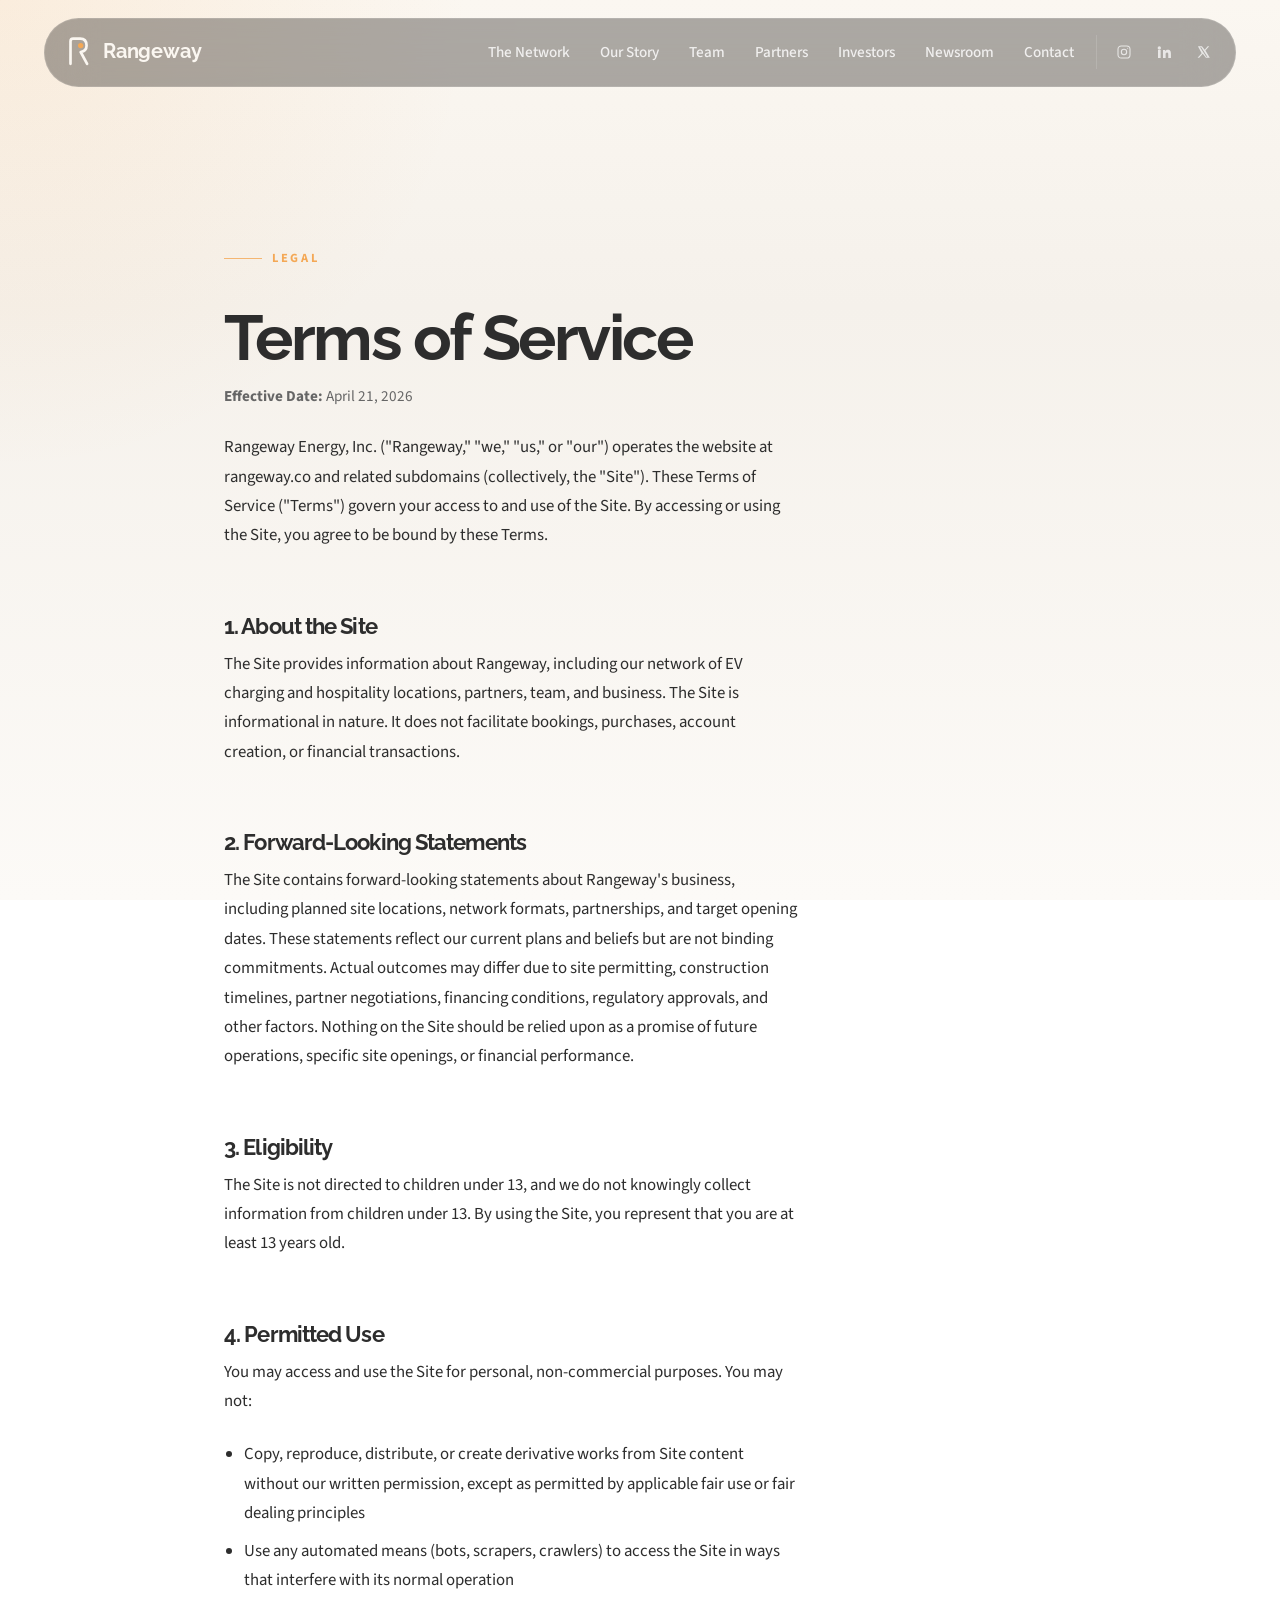
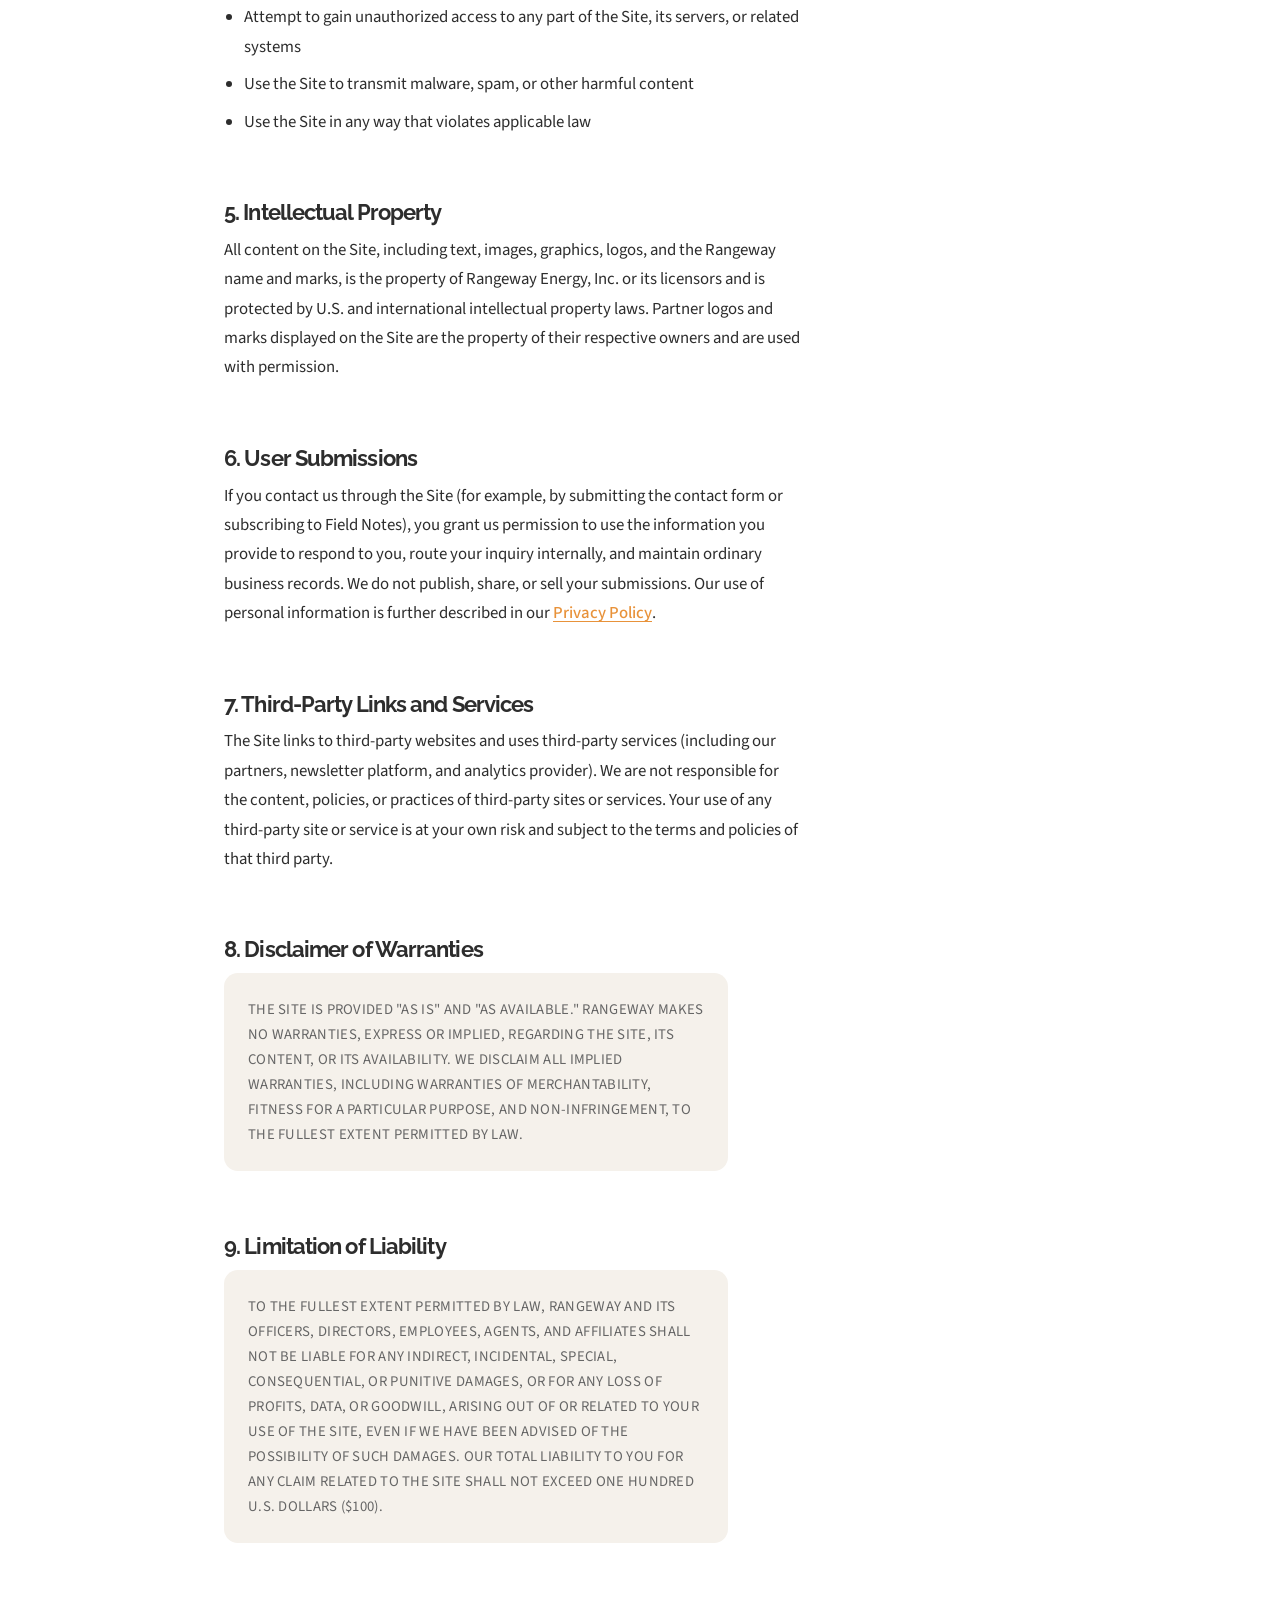
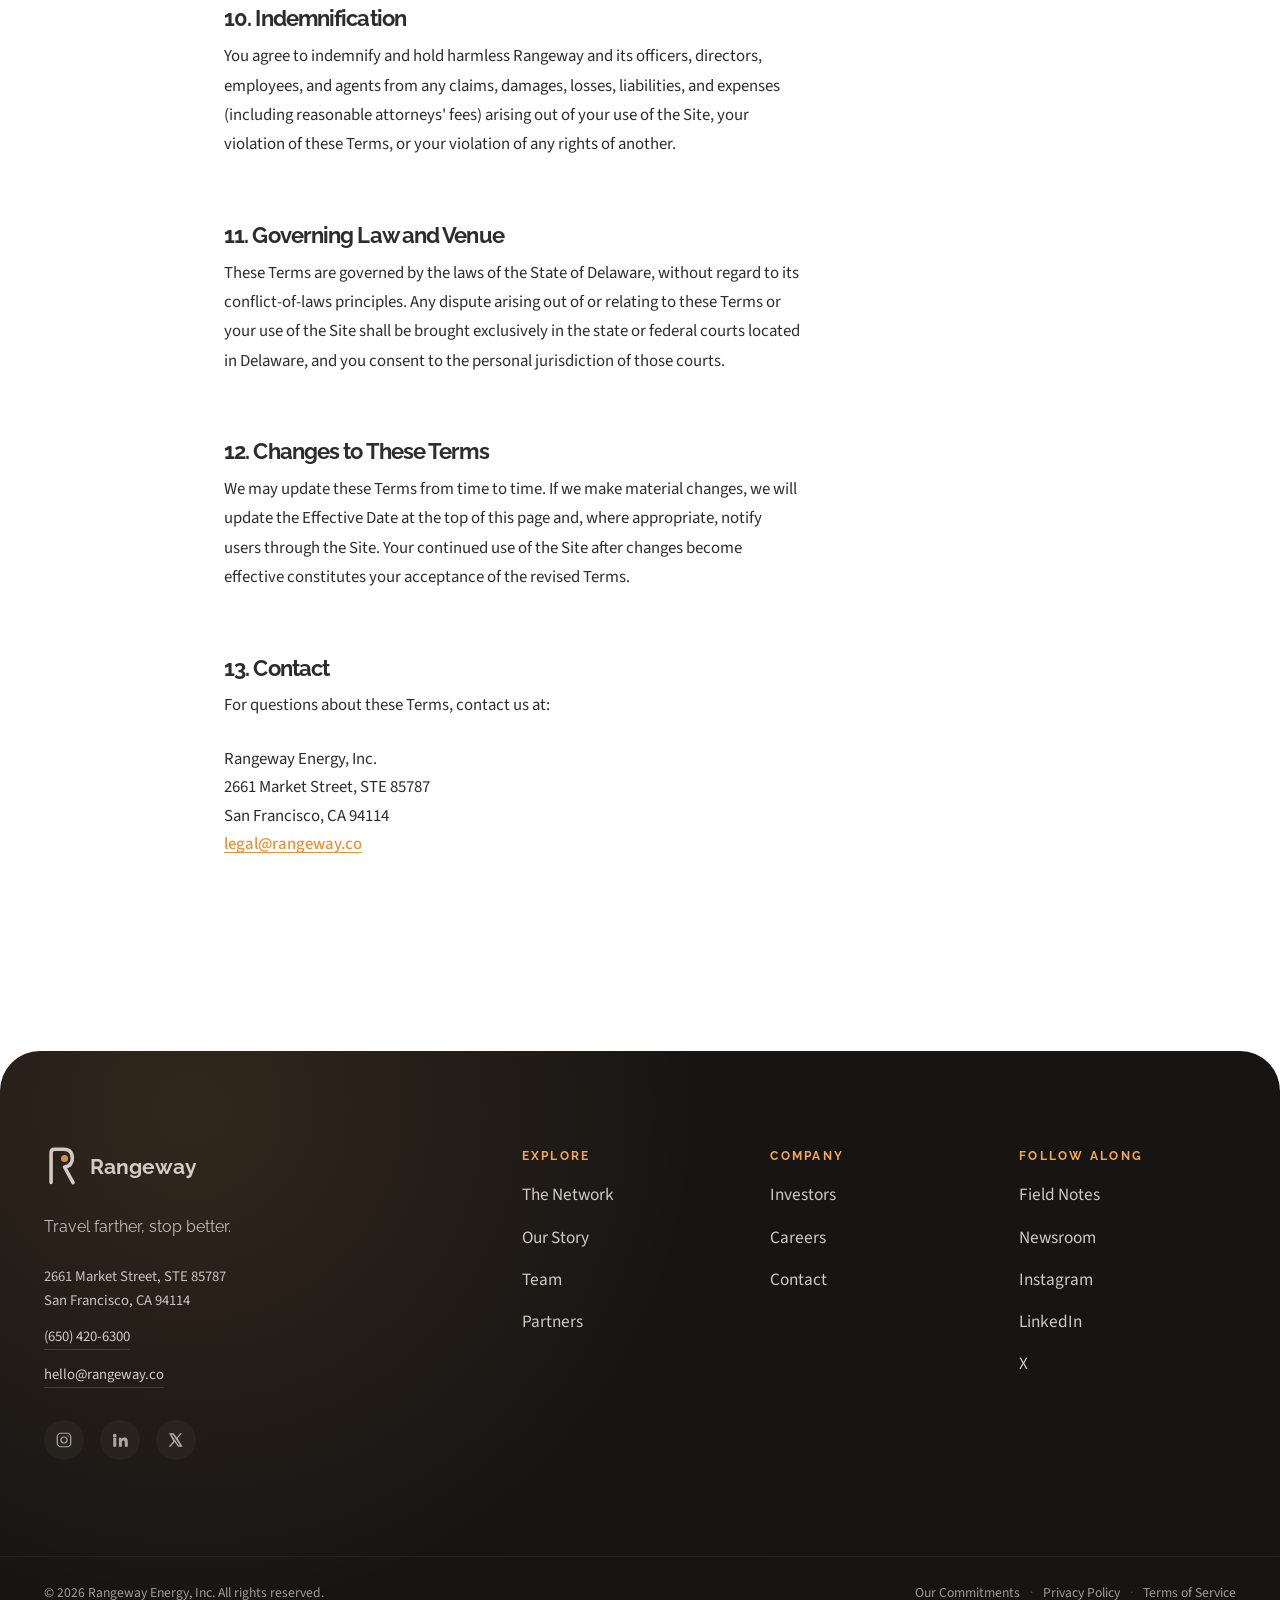
<file: terms/index.html>
<!DOCTYPE html><html lang="en"> <head><meta charset="UTF-8"><meta name="viewport" content="width=device-width, initial-scale=1.0"><link rel="icon" type="image/svg+xml" href="/favicon.svg"><title>Terms of Service · Rangeway</title><meta name="description" content="The terms governing your access to and use of rangeway.co and related subdomains."><link rel="canonical" href="https://rangeway.co/terms/"><meta property="og:type" content="website"><meta property="og:title" content="Terms of Service · Rangeway"><meta property="og:description" content="The terms governing your access to and use of rangeway.co and related subdomains."><meta property="og:image" content="https://rangeway.co/images/waystation-hawaii.jpg"><meta property="og:url" content="https://rangeway.co/terms/"><meta property="og:site_name" content="Rangeway"><meta name="twitter:card" content="summary_large_image"><meta name="twitter:title" content="Terms of Service · Rangeway"><meta name="twitter:description" content="The terms governing your access to and use of rangeway.co and related subdomains."><meta name="twitter:image" content="https://rangeway.co/images/waystation-hawaii.jpg"><link rel="preconnect" href="https://fonts.googleapis.com"><link rel="preconnect" href="https://fonts.gstatic.com" crossorigin><link rel="stylesheet" href="https://fonts.googleapis.com/css2?family=Raleway:wght@400;500;600;700;800&family=Source+Sans+3:wght@300;400;600;700&display=swap"><script defer src="https://tinylytics.app/embed/9_N5xEnQSTdibXFSDoqf.js"></script><link rel="stylesheet" href="/_astro/BaseLayout.CBXY4ELn.css"><style>.legal__body[data-astro-cid-y5py4vqc]{font-size:1.05rem;line-height:1.75;color:var(--color-text)}.legal__body[data-astro-cid-y5py4vqc] h1[data-astro-cid-y5py4vqc]{margin-top:var(--space-3);margin-bottom:var(--space-3)}.legal__body[data-astro-cid-y5py4vqc] h2[data-astro-cid-y5py4vqc]{font-size:1.4rem;margin-top:var(--space-8);margin-bottom:var(--space-3)}.legal__body[data-astro-cid-y5py4vqc] p[data-astro-cid-y5py4vqc],.legal__body[data-astro-cid-y5py4vqc] ul[data-astro-cid-y5py4vqc]{margin:0 0 var(--space-5);max-width:72ch}.legal__body[data-astro-cid-y5py4vqc] ul[data-astro-cid-y5py4vqc]{padding-left:1.25rem}.legal__body[data-astro-cid-y5py4vqc] ul[data-astro-cid-y5py4vqc] li[data-astro-cid-y5py4vqc]{margin-bottom:var(--space-2)}.legal__body[data-astro-cid-y5py4vqc] a[data-astro-cid-y5py4vqc]{color:var(--color-warm-deep);text-decoration:underline;text-underline-offset:3px;font-weight:500}.legal__body[data-astro-cid-y5py4vqc] a[data-astro-cid-y5py4vqc]:hover{opacity:.85}.legal__effective[data-astro-cid-y5py4vqc]{color:var(--color-text-muted);font-size:.95rem;margin-top:0;margin-bottom:var(--space-7)}.legal__caps[data-astro-cid-y5py4vqc]{text-transform:uppercase;font-size:.92rem;letter-spacing:.02em;line-height:1.7;color:var(--color-text-muted);padding:var(--space-5);background:var(--surface-alt);border-radius:var(--radius-sm);max-width:none}.legal__address[data-astro-cid-y5py4vqc]{font-style:normal;line-height:1.7}
</style></head> <body class> <a href="#main" class="skip-link">Skip to content</a> <div class="nav-wrap" data-nav data-astro-cid-dmqpwcec> <div class="container" data-astro-cid-dmqpwcec> <div class="nav-inner" data-astro-cid-dmqpwcec> <a class="nav-brand" href="/" aria-label="Rangeway home" data-astro-cid-dmqpwcec> <svg width="26" height="30" viewBox="0 0 96 112" class aria-hidden="true" role="presentation"> <path d="M20 100 L20 16 C20 10 24 6 30 6 L56 6 C72 6 80 16 80 32 C80 46 72 54 58 56 L82 100" stroke="#FBF7F1" stroke-width="10" fill="none" stroke-linecap="round" stroke-linejoin="round"></path> <circle cx="58" cy="32" r="10" fill="#F4A855"></circle> </svg> <span class="nav-brand-text" data-astro-cid-dmqpwcec>Rangeway</span> </a> <ul class="nav-links" aria-label="Primary" data-astro-cid-dmqpwcec> <li data-astro-cid-dmqpwcec><a href="/network" data-astro-cid-dmqpwcec>The Network</a></li> <li data-astro-cid-dmqpwcec><a href="/our-story" data-astro-cid-dmqpwcec>Our Story</a></li> <li data-astro-cid-dmqpwcec><a href="/team" data-astro-cid-dmqpwcec>Team</a></li> <li data-astro-cid-dmqpwcec><a href="/partners" data-astro-cid-dmqpwcec>Partners</a></li> <li data-astro-cid-dmqpwcec><a href="/investors" data-astro-cid-dmqpwcec>Investors</a></li> <li data-astro-cid-dmqpwcec><a href="https://newsroom.rangeway.co" target="_blank" rel="noopener" data-astro-cid-dmqpwcec>Newsroom</a></li> <li data-astro-cid-dmqpwcec><a href="/contact" data-astro-cid-dmqpwcec>Contact</a></li> <li class="nav-social" aria-label="Social" data-astro-cid-dmqpwcec> <a href="https://instagram.com/RangewayEV" aria-label="Instagram" target="_blank" rel="noopener" data-astro-cid-dmqpwcec> <svg width="16" height="16" viewBox="0 0 24 24" fill="none" stroke="currentColor" stroke-width="1.6" stroke-linecap="round" stroke-linejoin="round" data-astro-cid-dmqpwcec> <rect x="3" y="3" width="18" height="18" rx="5" data-astro-cid-dmqpwcec></rect> <circle cx="12" cy="12" r="4" data-astro-cid-dmqpwcec></circle> <circle cx="17.5" cy="6.5" r="0.8" fill="currentColor" stroke="none" data-astro-cid-dmqpwcec></circle> </svg> </a> <a href="https://www.linkedin.com/company/rangewayenergy" aria-label="LinkedIn" target="_blank" rel="noopener" data-astro-cid-dmqpwcec> <svg width="16" height="16" viewBox="0 0 24 24" fill="currentColor" data-astro-cid-dmqpwcec> <path d="M4.98 3.5a2.5 2.5 0 1 0 0 5 2.5 2.5 0 0 0 0-5zM3 9h4v12H3V9zm7 0h3.8v1.7h.06c.53-1 1.83-2.06 3.77-2.06 4.03 0 4.77 2.65 4.77 6.1V21h-4v-5.4c0-1.3-.03-2.98-1.82-2.98-1.82 0-2.1 1.42-2.1 2.88V21h-4V9z" data-astro-cid-dmqpwcec></path> </svg> </a> <a href="https://x.com/RangewayEV" aria-label="X" target="_blank" rel="noopener" data-astro-cid-dmqpwcec> <svg width="14" height="14" viewBox="0 0 24 24" fill="currentColor" data-astro-cid-dmqpwcec> <path d="M18.244 2H21l-6.52 7.45L22 22h-6.77l-5.3-6.93L3.75 22H1l7-8L1.55 2h6.93l4.8 6.34L18.24 2zm-2.37 18h1.86L7.21 4h-2L15.87 20z" data-astro-cid-dmqpwcec></path> </svg> </a> </li> </ul> <button class="nav-toggle" aria-expanded="false" aria-controls="mobile-menu" aria-label="Open menu" data-toggle data-astro-cid-dmqpwcec> <svg width="20" height="20" viewBox="0 0 24 24" fill="none" stroke="currentColor" stroke-width="2" stroke-linecap="round" data-astro-cid-dmqpwcec> <line x1="3" y1="7" x2="21" y2="7" data-astro-cid-dmqpwcec></line> <line x1="3" y1="12" x2="21" y2="12" data-astro-cid-dmqpwcec></line> <line x1="3" y1="17" x2="21" y2="17" data-astro-cid-dmqpwcec></line> </svg> </button> </div> <div class="nav-mobile" id="mobile-menu" hidden data-mobile data-astro-cid-dmqpwcec> <a href="/network" data-astro-cid-dmqpwcec>The Network</a> <a href="/our-story" data-astro-cid-dmqpwcec>Our Story</a> <a href="/team" data-astro-cid-dmqpwcec>Team</a> <a href="/partners" data-astro-cid-dmqpwcec>Partners</a> <a href="/investors" data-astro-cid-dmqpwcec>Investors</a> <a href="https://newsroom.rangeway.co" target="_blank" rel="noopener" data-astro-cid-dmqpwcec>Newsroom</a> <a href="/contact" data-astro-cid-dmqpwcec>Contact</a> <div class="nav-mobile__social" data-astro-cid-dmqpwcec> <a href="https://instagram.com/RangewayEV" target="_blank" rel="noopener" data-astro-cid-dmqpwcec>Instagram</a> <a href="https://www.linkedin.com/company/rangewayenergy" target="_blank" rel="noopener" data-astro-cid-dmqpwcec>LinkedIn</a> <a href="https://x.com/RangewayEV" target="_blank" rel="noopener" data-astro-cid-dmqpwcec>X</a> </div> </div> </div> </div>  <script type="module">const o=document.querySelector(".nav-wrap"),d=document.querySelector("[data-toggle]"),n=document.querySelector("[data-mobile]");if(o){const t=()=>{window.scrollY>40?o.classList.add("is-scrolled"):o.classList.remove("is-scrolled")};t(),window.addEventListener("scroll",t,{passive:!0})}if(d&&n){const t=e=>{n.hidden=!e,d.setAttribute("aria-expanded",String(e)),document.body.style.overflow=e?"hidden":""};d.addEventListener("click",e=>{e.stopPropagation(),t(n.hidden)}),document.addEventListener("click",e=>{if(n.hidden)return;const s=e.target;!n.contains(s)&&!d.contains(s)&&t(!1)}),n.querySelectorAll("a").forEach(e=>{e.addEventListener("click",()=>t(!1))}),document.addEventListener("keydown",e=>{e.key==="Escape"&&!n.hidden&&t(!1)})}</script> <main id="main">  <section class="section legal" data-astro-cid-y5py4vqc> <div class="container-narrow legal__body" data-astro-cid-y5py4vqc> <p class="eyebrow" data-astro-cid-y5py4vqc>Legal</p> <h1 data-astro-cid-y5py4vqc>Terms of Service</h1> <p class="legal__effective" data-astro-cid-y5py4vqc><strong data-astro-cid-y5py4vqc>Effective Date:</strong> April 21, 2026</p> <p data-astro-cid-y5py4vqc>
Rangeway Energy, Inc. ("Rangeway," "we," "us," or "our") operates the website at
        rangeway.co and related subdomains (collectively, the "Site"). These Terms of
        Service ("Terms") govern your access to and use of the Site. By accessing or using
        the Site, you agree to be bound by these Terms.
</p> <h2 data-astro-cid-y5py4vqc>1. About the Site</h2> <p data-astro-cid-y5py4vqc>
The Site provides information about Rangeway, including our network of EV charging
        and hospitality locations, partners, team, and business. The Site is informational
        in nature. It does not facilitate bookings, purchases, account creation, or financial
        transactions.
</p> <h2 data-astro-cid-y5py4vqc>2. Forward-Looking Statements</h2> <p data-astro-cid-y5py4vqc>
The Site contains forward-looking statements about Rangeway's business, including
        planned site locations, network formats, partnerships, and target opening dates. These
        statements reflect our current plans and beliefs but are not binding commitments.
        Actual outcomes may differ due to site permitting, construction timelines, partner
        negotiations, financing conditions, regulatory approvals, and other factors. Nothing
        on the Site should be relied upon as a promise of future operations, specific site
        openings, or financial performance.
</p> <h2 data-astro-cid-y5py4vqc>3. Eligibility</h2> <p data-astro-cid-y5py4vqc>
The Site is not directed to children under 13, and we do not knowingly collect
        information from children under 13. By using the Site, you represent that you are at
        least 13 years old.
</p> <h2 data-astro-cid-y5py4vqc>4. Permitted Use</h2> <p data-astro-cid-y5py4vqc>
You may access and use the Site for personal, non-commercial purposes. You may not:
</p> <ul data-astro-cid-y5py4vqc> <li data-astro-cid-y5py4vqc>
Copy, reproduce, distribute, or create derivative works from Site content without
          our written permission, except as permitted by applicable fair use or fair dealing
          principles
</li> <li data-astro-cid-y5py4vqc>
Use any automated means (bots, scrapers, crawlers) to access the Site in ways that
          interfere with its normal operation
</li> <li data-astro-cid-y5py4vqc>
Attempt to gain unauthorized access to any part of the Site, its servers, or related
          systems
</li> <li data-astro-cid-y5py4vqc>Use the Site to transmit malware, spam, or other harmful content</li> <li data-astro-cid-y5py4vqc>Use the Site in any way that violates applicable law</li> </ul> <h2 data-astro-cid-y5py4vqc>5. Intellectual Property</h2> <p data-astro-cid-y5py4vqc>
All content on the Site, including text, images, graphics, logos, and the Rangeway
        name and marks, is the property of Rangeway Energy, Inc. or its licensors and is
        protected by U.S. and international intellectual property laws. Partner logos and
        marks displayed on the Site are the property of their respective owners and are used
        with permission.
</p> <h2 data-astro-cid-y5py4vqc>6. User Submissions</h2> <p data-astro-cid-y5py4vqc>
If you contact us through the Site (for example, by submitting the contact form or
        subscribing to Field Notes), you grant us permission to use the information you
        provide to respond to you, route your inquiry internally, and maintain ordinary
        business records. We do not publish, share, or sell your submissions. Our use of
        personal information is further described in our
<a href="/privacy" data-astro-cid-y5py4vqc>Privacy Policy</a>.
</p> <h2 data-astro-cid-y5py4vqc>7. Third-Party Links and Services</h2> <p data-astro-cid-y5py4vqc>
The Site links to third-party websites and uses third-party services (including our
        partners, newsletter platform, and analytics provider). We are not responsible for the
        content, policies, or practices of third-party sites or services. Your use of any
        third-party site or service is at your own risk and subject to the terms and policies
        of that third party.
</p> <h2 data-astro-cid-y5py4vqc>8. Disclaimer of Warranties</h2> <p class="legal__caps" data-astro-cid-y5py4vqc>
The Site is provided "as is" and "as available." Rangeway makes no warranties, express
        or implied, regarding the Site, its content, or its availability. We disclaim all
        implied warranties, including warranties of merchantability, fitness for a particular
        purpose, and non-infringement, to the fullest extent permitted by law.
</p> <h2 data-astro-cid-y5py4vqc>9. Limitation of Liability</h2> <p class="legal__caps" data-astro-cid-y5py4vqc>
To the fullest extent permitted by law, Rangeway and its officers, directors,
        employees, agents, and affiliates shall not be liable for any indirect, incidental,
        special, consequential, or punitive damages, or for any loss of profits, data, or
        goodwill, arising out of or related to your use of the Site, even if we have been
        advised of the possibility of such damages. Our total liability to you for any claim
        related to the Site shall not exceed one hundred U.S. dollars ($100).
</p> <h2 data-astro-cid-y5py4vqc>10. Indemnification</h2> <p data-astro-cid-y5py4vqc>
You agree to indemnify and hold harmless Rangeway and its officers, directors,
        employees, and agents from any claims, damages, losses, liabilities, and expenses
        (including reasonable attorneys' fees) arising out of your use of the Site, your
        violation of these Terms, or your violation of any rights of another.
</p> <h2 data-astro-cid-y5py4vqc>11. Governing Law and Venue</h2> <p data-astro-cid-y5py4vqc>
These Terms are governed by the laws of the State of Delaware, without regard to its
        conflict-of-laws principles. Any dispute arising out of or relating to these Terms or
        your use of the Site shall be brought exclusively in the state or federal courts
        located in Delaware, and you consent to the personal jurisdiction of those courts.
</p> <h2 data-astro-cid-y5py4vqc>12. Changes to These Terms</h2> <p data-astro-cid-y5py4vqc>
We may update these Terms from time to time. If we make material changes, we will
        update the Effective Date at the top of this page and, where appropriate, notify users
        through the Site. Your continued use of the Site after changes become effective
        constitutes your acceptance of the revised Terms.
</p> <h2 data-astro-cid-y5py4vqc>13. Contact</h2> <p data-astro-cid-y5py4vqc>For questions about these Terms, contact us at:</p> <address class="legal__address" data-astro-cid-y5py4vqc>
Rangeway Energy, Inc.<br data-astro-cid-y5py4vqc>
2661 Market Street, STE 85787<br data-astro-cid-y5py4vqc>
San Francisco, CA 94114<br data-astro-cid-y5py4vqc> <a href="mailto:legal@rangeway.co" data-astro-cid-y5py4vqc>legal@rangeway.co</a> </address> </div> </section>  </main> <footer class="site-footer" data-astro-cid-sz7xmlte> <div class="container site-footer__inner" data-astro-cid-sz7xmlte> <div class="site-footer__brand" data-astro-cid-sz7xmlte> <a href="/" class="site-footer__logo" aria-label="Rangeway home" data-astro-cid-sz7xmlte> <svg width="34" height="40" viewBox="0 0 96 112" class aria-hidden="true" role="presentation"> <path d="M20 100 L20 16 C20 10 24 6 30 6 L56 6 C72 6 80 16 80 32 C80 46 72 54 58 56 L82 100" stroke="#F5F1EB" stroke-width="10" fill="none" stroke-linecap="round" stroke-linejoin="round"></path> <circle cx="58" cy="32" r="10" fill="#F4A855"></circle> </svg> <span data-astro-cid-sz7xmlte>Rangeway</span> </a> <p class="site-footer__tag" data-astro-cid-sz7xmlte>Travel farther, stop better.</p> <address class="site-footer__address" data-astro-cid-sz7xmlte>
2661 Market Street, STE 85787<br data-astro-cid-sz7xmlte>
San Francisco, CA 94114
</address> <ul class="site-footer__details-list" data-astro-cid-sz7xmlte> <li data-astro-cid-sz7xmlte><a href="tel:+16504206300" data-astro-cid-sz7xmlte>(650) 420-6300</a></li> <li data-astro-cid-sz7xmlte><a href="mailto:hello@rangeway.co" data-astro-cid-sz7xmlte>hello@rangeway.co</a></li> </ul> <div class="site-footer__social" data-astro-cid-sz7xmlte> <a href="https://instagram.com/RangewayEV" aria-label="Instagram" target="_blank" rel="noopener" data-astro-cid-sz7xmlte> <svg width="18" height="18" viewBox="0 0 24 24" fill="none" stroke="currentColor" stroke-width="1.6" stroke-linecap="round" stroke-linejoin="round" data-astro-cid-sz7xmlte> <rect x="3" y="3" width="18" height="18" rx="5" data-astro-cid-sz7xmlte></rect> <circle cx="12" cy="12" r="4" data-astro-cid-sz7xmlte></circle> <circle cx="17.5" cy="6.5" r="0.8" fill="currentColor" stroke="none" data-astro-cid-sz7xmlte></circle> </svg> </a> <a href="https://www.linkedin.com/company/rangewayenergy" aria-label="LinkedIn" target="_blank" rel="noopener" data-astro-cid-sz7xmlte> <svg width="18" height="18" viewBox="0 0 24 24" fill="currentColor" data-astro-cid-sz7xmlte> <path d="M4.98 3.5a2.5 2.5 0 1 0 0 5 2.5 2.5 0 0 0 0-5zM3 9h4v12H3V9zm7 0h3.8v1.7h.06c.53-1 1.83-2.06 3.77-2.06 4.03 0 4.77 2.65 4.77 6.1V21h-4v-5.4c0-1.3-.03-2.98-1.82-2.98-1.82 0-2.1 1.42-2.1 2.88V21h-4V9z" data-astro-cid-sz7xmlte></path> </svg> </a> <a href="https://x.com/RangewayEV" aria-label="X" target="_blank" rel="noopener" data-astro-cid-sz7xmlte> <svg width="16" height="16" viewBox="0 0 24 24" fill="currentColor" data-astro-cid-sz7xmlte> <path d="M18.244 2H21l-6.52 7.45L22 22h-6.77l-5.3-6.93L3.75 22H1l7-8L1.55 2h6.93l4.8 6.34L18.24 2zm-2.37 18h1.86L7.21 4h-2L15.87 20z" data-astro-cid-sz7xmlte></path> </svg> </a> </div> </div> <div class="site-footer__columns" data-astro-cid-sz7xmlte> <div data-astro-cid-sz7xmlte> <h3 data-astro-cid-sz7xmlte>Explore</h3> <ul data-astro-cid-sz7xmlte> <li data-astro-cid-sz7xmlte><a href="/network" data-astro-cid-sz7xmlte>The Network</a></li> <li data-astro-cid-sz7xmlte><a href="/our-story" data-astro-cid-sz7xmlte>Our Story</a></li> <li data-astro-cid-sz7xmlte><a href="/team" data-astro-cid-sz7xmlte>Team</a></li> <li data-astro-cid-sz7xmlte><a href="/partners" data-astro-cid-sz7xmlte>Partners</a></li> </ul> </div> <div data-astro-cid-sz7xmlte> <h3 data-astro-cid-sz7xmlte>Company</h3> <ul data-astro-cid-sz7xmlte> <li data-astro-cid-sz7xmlte><a href="/investors" data-astro-cid-sz7xmlte>Investors</a></li> <li data-astro-cid-sz7xmlte><a href="https://www.linkedin.com/company/rangewayenergy/jobs/" target="_blank" rel="noopener" data-astro-cid-sz7xmlte>Careers</a></li> <li data-astro-cid-sz7xmlte><a href="/contact" data-astro-cid-sz7xmlte>Contact</a></li> </ul> </div> <div data-astro-cid-sz7xmlte> <h3 data-astro-cid-sz7xmlte>Follow along</h3> <ul data-astro-cid-sz7xmlte> <li data-astro-cid-sz7xmlte><a href="https://fieldnotes.rangeway.co" target="_blank" rel="noopener" data-astro-cid-sz7xmlte>Field Notes</a></li> <li data-astro-cid-sz7xmlte><a href="https://newsroom.rangeway.co" target="_blank" rel="noopener" data-astro-cid-sz7xmlte>Newsroom</a></li> <li data-astro-cid-sz7xmlte><a href="https://instagram.com/RangewayEV" target="_blank" rel="noopener" data-astro-cid-sz7xmlte>Instagram</a></li> <li data-astro-cid-sz7xmlte><a href="https://www.linkedin.com/company/rangewayenergy" target="_blank" rel="noopener" data-astro-cid-sz7xmlte>LinkedIn</a></li> <li data-astro-cid-sz7xmlte><a href="https://x.com/RangewayEV" target="_blank" rel="noopener" data-astro-cid-sz7xmlte>X</a></li> </ul> </div> </div> </div> <div class="site-footer__legal" data-astro-cid-sz7xmlte> <div class="container site-footer__legal-row" data-astro-cid-sz7xmlte> <p data-astro-cid-sz7xmlte>© 2026 Rangeway Energy, Inc. All rights reserved.</p> <p class="site-footer__legal-links" data-astro-cid-sz7xmlte> <a href="/commitments" data-astro-cid-sz7xmlte>Our Commitments</a> <span aria-hidden="true" data-astro-cid-sz7xmlte>·</span> <a href="/privacy" data-astro-cid-sz7xmlte>Privacy Policy</a> <span aria-hidden="true" data-astro-cid-sz7xmlte>·</span> <a href="/terms" data-astro-cid-sz7xmlte>Terms of Service</a> </p> </div> </div> </footer>  <script type="module">const s=new IntersectionObserver(e=>{e.forEach(r=>{r.isIntersecting&&(r.target.classList.add("is-visible"),s.unobserve(r.target))})},{threshold:.15,rootMargin:"0px 0px -60px 0px"});document.querySelectorAll(".reveal").forEach(e=>s.observe(e));</script> </body> </html>
</file>
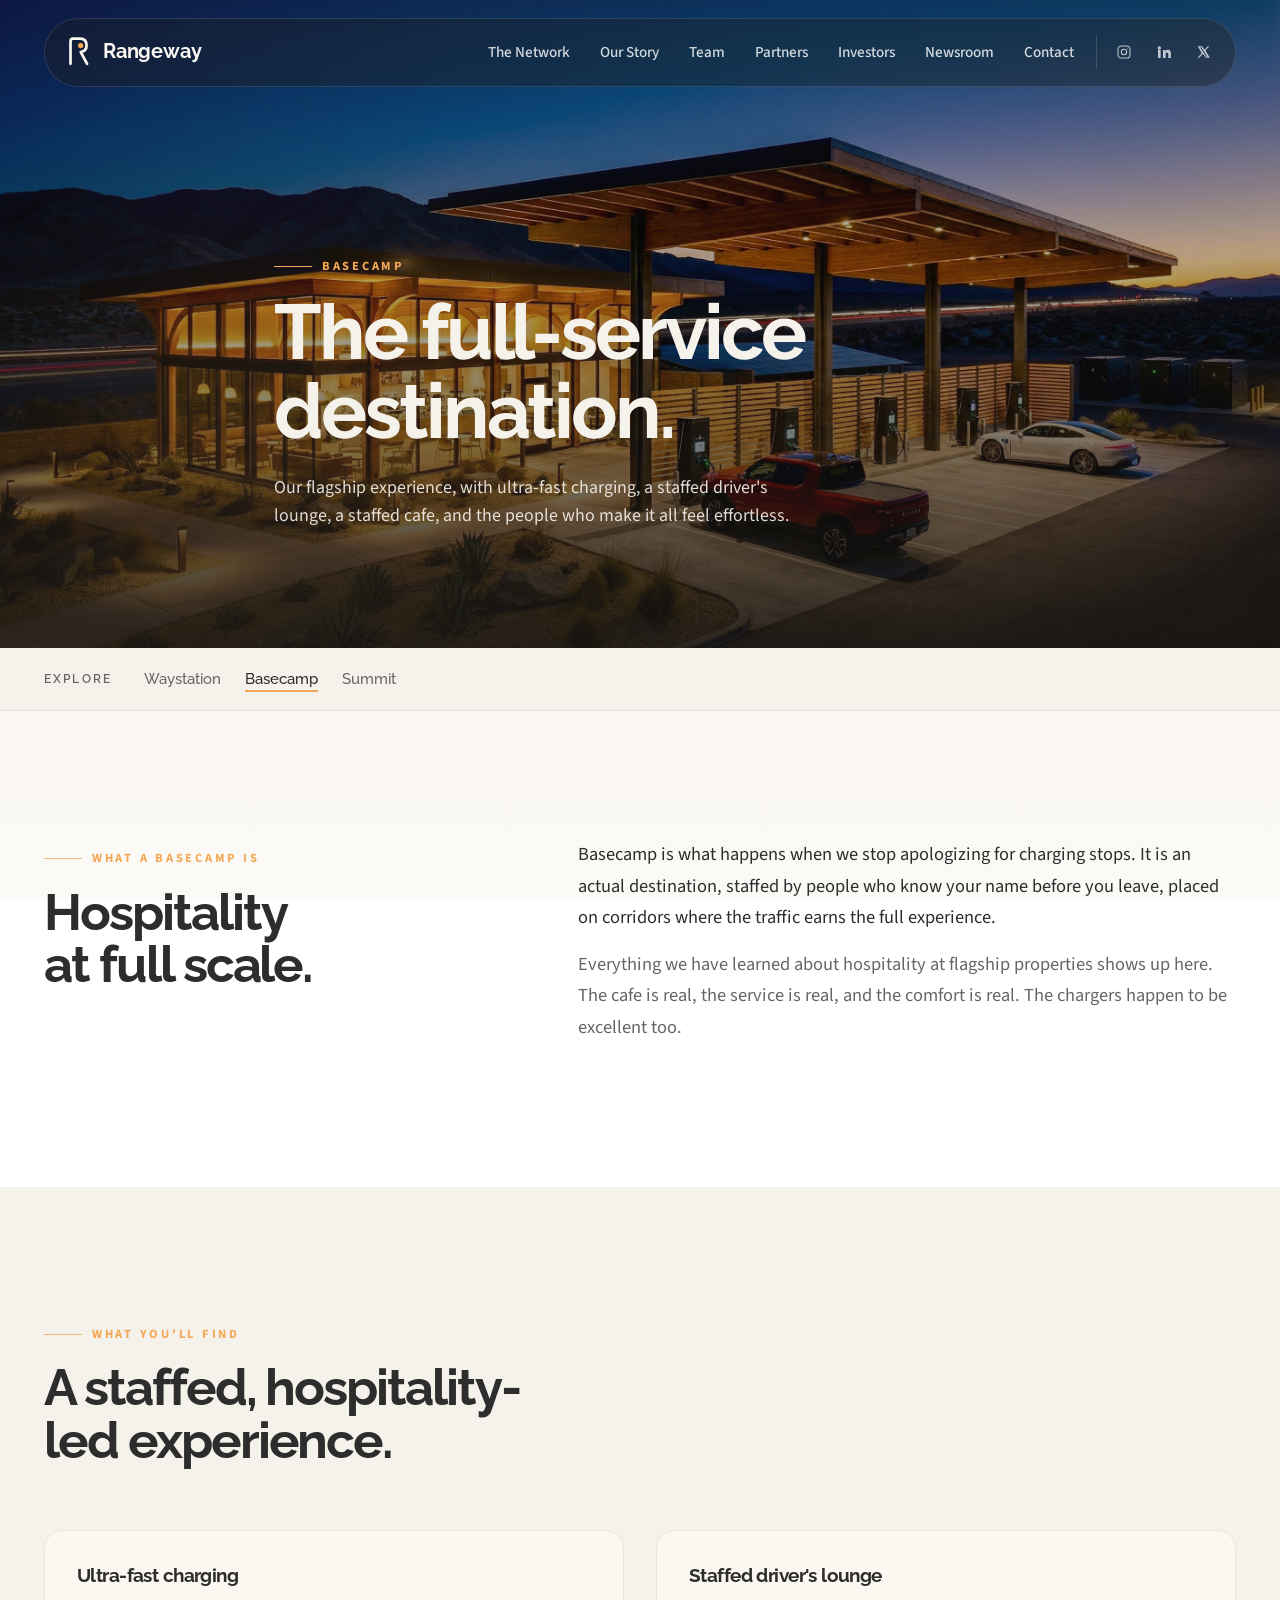
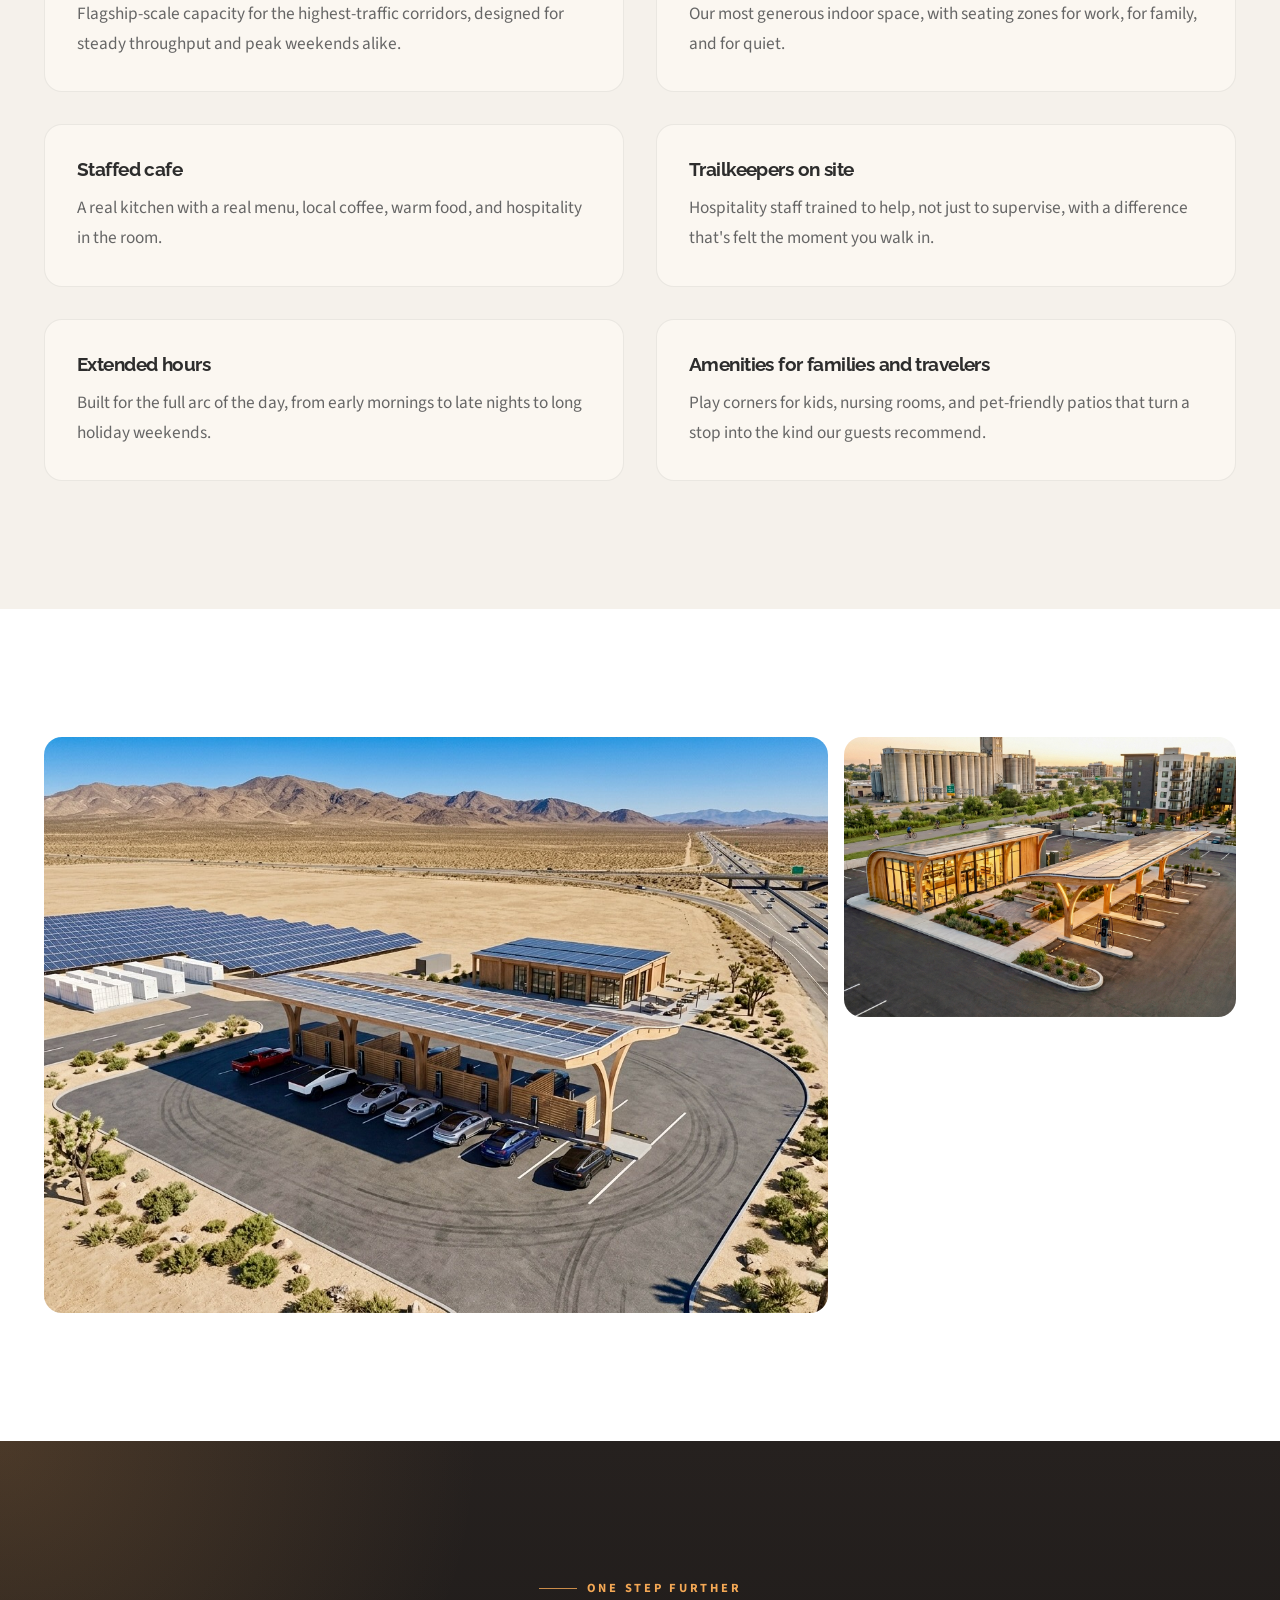
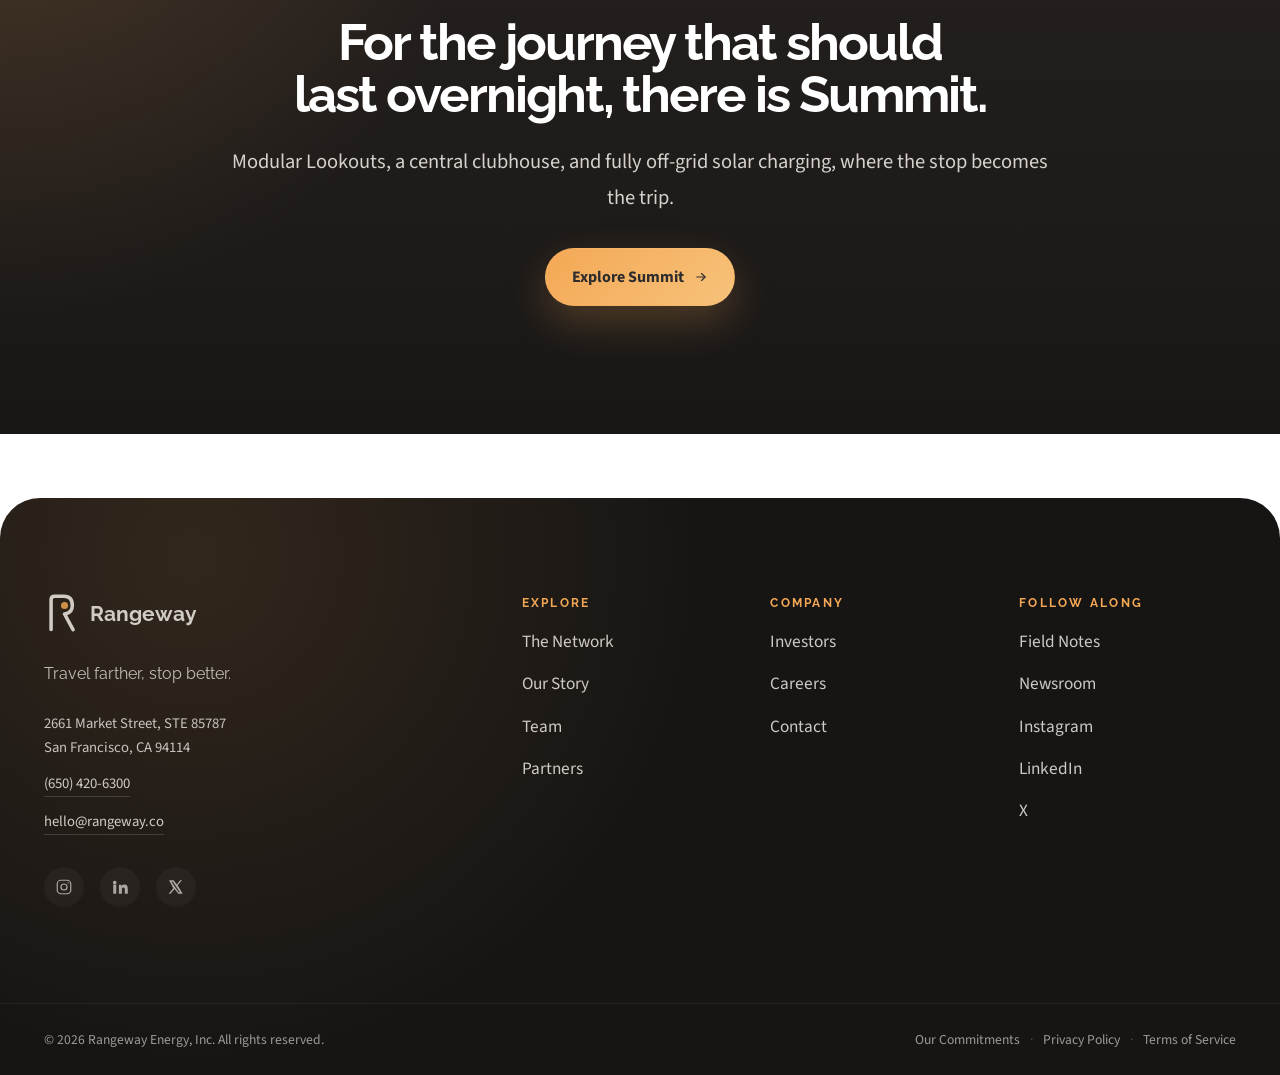
<file: network/basecamp/index.html>
<!DOCTYPE html><html lang="en"> <head><meta charset="UTF-8"><meta name="viewport" content="width=device-width, initial-scale=1.0"><link rel="icon" type="image/svg+xml" href="/favicon.svg"><title>Basecamp · The Network</title><meta name="description" content="The full-service destination. Ultra-fast charging, a staffed driver's lounge, and a staffed cafe at flagship scale."><link rel="canonical" href="https://rangeway.co/network/basecamp/"><meta property="og:type" content="website"><meta property="og:title" content="Basecamp · The Network"><meta property="og:description" content="The full-service destination. Ultra-fast charging, a staffed driver's lounge, and a staffed cafe at flagship scale."><meta property="og:image" content="https://rangeway.co/images/basecamp-hero-desert.jpg"><meta property="og:url" content="https://rangeway.co/network/basecamp/"><meta property="og:site_name" content="Rangeway"><meta name="twitter:card" content="summary_large_image"><meta name="twitter:title" content="Basecamp · The Network"><meta name="twitter:description" content="The full-service destination. Ultra-fast charging, a staffed driver's lounge, and a staffed cafe at flagship scale."><meta name="twitter:image" content="https://rangeway.co/images/basecamp-hero-desert.jpg"><link rel="preconnect" href="https://fonts.googleapis.com"><link rel="preconnect" href="https://fonts.gstatic.com" crossorigin><link rel="stylesheet" href="https://fonts.googleapis.com/css2?family=Raleway:wght@400;500;600;700;800&family=Source+Sans+3:wght@300;400;600;700&display=swap"><script defer src="https://tinylytics.app/embed/9_N5xEnQSTdibXFSDoqf.js"></script><link rel="stylesheet" href="/_astro/BaseLayout.CBXY4ELn.css"><style>.page-hero[data-astro-cid-s5hxusys]{position:relative;color:var(--color-cream);min-height:72vh;display:flex;align-items:flex-end;padding-top:calc(var(--nav-height) + 60px);padding-bottom:clamp(64px,8vw,120px);margin-top:calc(-1 * (var(--nav-height) + 24px));overflow:hidden;isolation:isolate}.page-hero--center[data-astro-cid-s5hxusys]{align-items:center;text-align:center;min-height:68vh}.page-hero__media[data-astro-cid-s5hxusys]{position:absolute;inset:0;z-index:-1}.page-hero__media[data-astro-cid-s5hxusys] img[data-astro-cid-s5hxusys]{width:100%;height:100%;object-fit:cover}.page-hero__scrim[data-astro-cid-s5hxusys]{position:absolute;inset:0;background:linear-gradient(180deg,#1715148c,#17151447 40%,#171514d1),radial-gradient(circle at 20% 85%,rgba(244,168,85,.2),transparent 40%)}.page-hero--scrim-strong[data-astro-cid-s5hxusys] .page-hero__scrim[data-astro-cid-s5hxusys]{background:linear-gradient(180deg,#171514bf,#17151480 45%,#171514e6),radial-gradient(circle at 20% 85%,rgba(244,168,85,.22),transparent 40%)}.page-hero--center[data-astro-cid-s5hxusys] .page-hero__inner[data-astro-cid-s5hxusys]{max-width:760px;margin:0 auto}.page-hero__inner[data-astro-cid-s5hxusys]{max-width:780px}.page-hero__eyebrow[data-astro-cid-s5hxusys]{display:inline-flex;align-items:center;gap:10px;font-family:var(--font-body);font-size:var(--fs-eyebrow);font-weight:700;letter-spacing:var(--ls-eyebrow);text-transform:uppercase;color:var(--color-warm);margin:0 0 var(--space-4)}.page-hero__eyebrow[data-astro-cid-s5hxusys]:before{content:"";width:38px;height:1px;background:currentColor;opacity:1}.page-hero--center[data-astro-cid-s5hxusys] .page-hero__eyebrow[data-astro-cid-s5hxusys]{justify-content:center}.page-hero[data-astro-cid-s5hxusys] h1[data-astro-cid-s5hxusys]{color:var(--color-cream);font-family:var(--font-heading);font-size:clamp(2.75rem,6vw,5.25rem);font-weight:700;line-height:var(--lh-heading);letter-spacing:var(--ls-heading);text-wrap:balance}.page-hero__lede[data-astro-cid-s5hxusys]{margin-top:var(--space-5);font-size:clamp(1.05rem,1.4vw,1.25rem);line-height:1.55;max-width:58ch;opacity:.9}.page-hero--center[data-astro-cid-s5hxusys] .page-hero__lede[data-astro-cid-s5hxusys]{margin-left:auto;margin-right:auto}
.format-nav[data-astro-cid-dx6n3z3n]{background:var(--surface-alt);border-bottom:1px solid var(--color-border);padding:var(--space-4) 0}.format-nav__inner[data-astro-cid-dx6n3z3n]{display:flex;align-items:center;gap:var(--space-6);flex-wrap:wrap}.format-nav__label[data-astro-cid-dx6n3z3n]{font-family:var(--font-heading);font-size:.75rem;letter-spacing:.18em;text-transform:uppercase;color:var(--color-text-muted);font-weight:600}.format-nav[data-astro-cid-dx6n3z3n] ul[data-astro-cid-dx6n3z3n]{list-style:none;padding:0;margin:0;display:flex;gap:var(--space-5);flex-wrap:wrap}.format-nav[data-astro-cid-dx6n3z3n] a[data-astro-cid-dx6n3z3n]{font-family:var(--font-heading);font-size:.95rem;font-weight:500;color:var(--color-text-muted);padding-bottom:2px;border-bottom:2px solid transparent}.format-nav[data-astro-cid-dx6n3z3n] a[data-astro-cid-dx6n3z3n]:hover,.format-nav[data-astro-cid-dx6n3z3n] a[data-astro-cid-dx6n3z3n].is-current{color:var(--color-text);border-bottom-color:var(--color-warm)}
.format-intro[data-astro-cid-ivmdga53]{display:grid;grid-template-columns:1fr 1.4fr;gap:var(--space-8);align-items:start}.format-intro__body[data-astro-cid-ivmdga53] p[data-astro-cid-ivmdga53]{font-size:1.15rem;line-height:1.7}.amenity-grid[data-astro-cid-ivmdga53]{display:grid;grid-template-columns:repeat(2,1fr);gap:var(--space-6)}.amenity[data-astro-cid-ivmdga53]{background:var(--surface-raised);padding:var(--space-6);border-radius:var(--radius-md);border:1px solid var(--color-border)}.amenity[data-astro-cid-ivmdga53] h3[data-astro-cid-ivmdga53]{font-size:1.2rem;margin-bottom:var(--space-3)}.amenity[data-astro-cid-ivmdga53] p[data-astro-cid-ivmdga53]{color:var(--color-text-muted);margin:0}.gallery-grid[data-astro-cid-ivmdga53]{display:grid;grid-template-columns:2fr 1fr;grid-template-rows:repeat(2,280px);gap:var(--space-4)}.gallery-grid__item[data-astro-cid-ivmdga53]{overflow:hidden;border-radius:var(--radius-md)}.gallery-grid__item--lg[data-astro-cid-ivmdga53]{grid-row:span 2}.gallery-grid__item[data-astro-cid-ivmdga53] img[data-astro-cid-ivmdga53]{width:100%;height:100%;object-fit:cover}@media(max-width:900px){.format-intro[data-astro-cid-ivmdga53],.amenity-grid[data-astro-cid-ivmdga53]{grid-template-columns:1fr}.gallery-grid[data-astro-cid-ivmdga53]{grid-template-columns:1fr;grid-template-rows:repeat(3,240px)}.gallery-grid__item--lg[data-astro-cid-ivmdga53]{grid-row:auto}}
</style></head> <body class> <a href="#main" class="skip-link">Skip to content</a> <div class="nav-wrap" data-nav data-astro-cid-dmqpwcec> <div class="container" data-astro-cid-dmqpwcec> <div class="nav-inner" data-astro-cid-dmqpwcec> <a class="nav-brand" href="/" aria-label="Rangeway home" data-astro-cid-dmqpwcec> <svg width="26" height="30" viewBox="0 0 96 112" class aria-hidden="true" role="presentation"> <path d="M20 100 L20 16 C20 10 24 6 30 6 L56 6 C72 6 80 16 80 32 C80 46 72 54 58 56 L82 100" stroke="#FBF7F1" stroke-width="10" fill="none" stroke-linecap="round" stroke-linejoin="round"></path> <circle cx="58" cy="32" r="10" fill="#F4A855"></circle> </svg> <span class="nav-brand-text" data-astro-cid-dmqpwcec>Rangeway</span> </a> <ul class="nav-links" aria-label="Primary" data-astro-cid-dmqpwcec> <li data-astro-cid-dmqpwcec><a href="/network" data-astro-cid-dmqpwcec>The Network</a></li> <li data-astro-cid-dmqpwcec><a href="/our-story" data-astro-cid-dmqpwcec>Our Story</a></li> <li data-astro-cid-dmqpwcec><a href="/team" data-astro-cid-dmqpwcec>Team</a></li> <li data-astro-cid-dmqpwcec><a href="/partners" data-astro-cid-dmqpwcec>Partners</a></li> <li data-astro-cid-dmqpwcec><a href="/investors" data-astro-cid-dmqpwcec>Investors</a></li> <li data-astro-cid-dmqpwcec><a href="https://newsroom.rangeway.co" target="_blank" rel="noopener" data-astro-cid-dmqpwcec>Newsroom</a></li> <li data-astro-cid-dmqpwcec><a href="/contact" data-astro-cid-dmqpwcec>Contact</a></li> <li class="nav-social" aria-label="Social" data-astro-cid-dmqpwcec> <a href="https://instagram.com/RangewayEV" aria-label="Instagram" target="_blank" rel="noopener" data-astro-cid-dmqpwcec> <svg width="16" height="16" viewBox="0 0 24 24" fill="none" stroke="currentColor" stroke-width="1.6" stroke-linecap="round" stroke-linejoin="round" data-astro-cid-dmqpwcec> <rect x="3" y="3" width="18" height="18" rx="5" data-astro-cid-dmqpwcec></rect> <circle cx="12" cy="12" r="4" data-astro-cid-dmqpwcec></circle> <circle cx="17.5" cy="6.5" r="0.8" fill="currentColor" stroke="none" data-astro-cid-dmqpwcec></circle> </svg> </a> <a href="https://www.linkedin.com/company/rangewayenergy" aria-label="LinkedIn" target="_blank" rel="noopener" data-astro-cid-dmqpwcec> <svg width="16" height="16" viewBox="0 0 24 24" fill="currentColor" data-astro-cid-dmqpwcec> <path d="M4.98 3.5a2.5 2.5 0 1 0 0 5 2.5 2.5 0 0 0 0-5zM3 9h4v12H3V9zm7 0h3.8v1.7h.06c.53-1 1.83-2.06 3.77-2.06 4.03 0 4.77 2.65 4.77 6.1V21h-4v-5.4c0-1.3-.03-2.98-1.82-2.98-1.82 0-2.1 1.42-2.1 2.88V21h-4V9z" data-astro-cid-dmqpwcec></path> </svg> </a> <a href="https://x.com/RangewayEV" aria-label="X" target="_blank" rel="noopener" data-astro-cid-dmqpwcec> <svg width="14" height="14" viewBox="0 0 24 24" fill="currentColor" data-astro-cid-dmqpwcec> <path d="M18.244 2H21l-6.52 7.45L22 22h-6.77l-5.3-6.93L3.75 22H1l7-8L1.55 2h6.93l4.8 6.34L18.24 2zm-2.37 18h1.86L7.21 4h-2L15.87 20z" data-astro-cid-dmqpwcec></path> </svg> </a> </li> </ul> <button class="nav-toggle" aria-expanded="false" aria-controls="mobile-menu" aria-label="Open menu" data-toggle data-astro-cid-dmqpwcec> <svg width="20" height="20" viewBox="0 0 24 24" fill="none" stroke="currentColor" stroke-width="2" stroke-linecap="round" data-astro-cid-dmqpwcec> <line x1="3" y1="7" x2="21" y2="7" data-astro-cid-dmqpwcec></line> <line x1="3" y1="12" x2="21" y2="12" data-astro-cid-dmqpwcec></line> <line x1="3" y1="17" x2="21" y2="17" data-astro-cid-dmqpwcec></line> </svg> </button> </div> <div class="nav-mobile" id="mobile-menu" hidden data-mobile data-astro-cid-dmqpwcec> <a href="/network" data-astro-cid-dmqpwcec>The Network</a> <a href="/our-story" data-astro-cid-dmqpwcec>Our Story</a> <a href="/team" data-astro-cid-dmqpwcec>Team</a> <a href="/partners" data-astro-cid-dmqpwcec>Partners</a> <a href="/investors" data-astro-cid-dmqpwcec>Investors</a> <a href="https://newsroom.rangeway.co" target="_blank" rel="noopener" data-astro-cid-dmqpwcec>Newsroom</a> <a href="/contact" data-astro-cid-dmqpwcec>Contact</a> <div class="nav-mobile__social" data-astro-cid-dmqpwcec> <a href="https://instagram.com/RangewayEV" target="_blank" rel="noopener" data-astro-cid-dmqpwcec>Instagram</a> <a href="https://www.linkedin.com/company/rangewayenergy" target="_blank" rel="noopener" data-astro-cid-dmqpwcec>LinkedIn</a> <a href="https://x.com/RangewayEV" target="_blank" rel="noopener" data-astro-cid-dmqpwcec>X</a> </div> </div> </div> </div>  <script type="module">const o=document.querySelector(".nav-wrap"),d=document.querySelector("[data-toggle]"),n=document.querySelector("[data-mobile]");if(o){const t=()=>{window.scrollY>40?o.classList.add("is-scrolled"):o.classList.remove("is-scrolled")};t(),window.addEventListener("scroll",t,{passive:!0})}if(d&&n){const t=e=>{n.hidden=!e,d.setAttribute("aria-expanded",String(e)),document.body.style.overflow=e?"hidden":""};d.addEventListener("click",e=>{e.stopPropagation(),t(n.hidden)}),document.addEventListener("click",e=>{if(n.hidden)return;const s=e.target;!n.contains(s)&&!d.contains(s)&&t(!1)}),n.querySelectorAll("a").forEach(e=>{e.addEventListener("click",()=>t(!1))}),document.addEventListener("keydown",e=>{e.key==="Escape"&&!n.hidden&&t(!1)})}</script> <main id="main">  <section class="page-hero page-hero--left page-hero--scrim-default" data-astro-cid-s5hxusys> <div class="page-hero__media" data-astro-cid-s5hxusys> <img src="/images/basecamp-hero-desert.jpg" alt="A Basecamp at dusk with a lit lounge, charging canopy, and desert mountains behind" fetchpriority="high" data-astro-cid-s5hxusys> <div class="page-hero__scrim" data-astro-cid-s5hxusys></div> </div> <div class="container page-hero__inner" data-astro-cid-s5hxusys> <p class="page-hero__eyebrow" data-astro-cid-s5hxusys>Basecamp</p> <h1 data-astro-cid-s5hxusys>The full-service destination.</h1> <p class="page-hero__lede" data-astro-cid-s5hxusys>Our flagship experience, with ultra-fast charging, a staffed driver&#39;s lounge, a staffed cafe, and the people who make it all feel effortless.</p>  </div> </section> <nav class="format-nav" aria-label="Network formats" data-astro-cid-dx6n3z3n> <div class="container format-nav__inner" data-astro-cid-dx6n3z3n> <span class="format-nav__label" data-astro-cid-dx6n3z3n>Explore</span> <ul data-astro-cid-dx6n3z3n> <li data-astro-cid-dx6n3z3n> <a href="/network/waystation" class data-astro-cid-dx6n3z3n> Waystation </a> </li><li data-astro-cid-dx6n3z3n> <a href="/network/basecamp" class="is-current" data-astro-cid-dx6n3z3n> Basecamp </a> </li><li data-astro-cid-dx6n3z3n> <a href="/network/summit" class data-astro-cid-dx6n3z3n> Summit </a> </li> </ul> </div> </nav> <section class="section" data-astro-cid-ivmdga53> <div class="container format-intro" data-astro-cid-ivmdga53> <div class="reveal" data-astro-cid-ivmdga53> <p class="eyebrow" data-astro-cid-ivmdga53>What a Basecamp is</p> <h2 data-astro-cid-ivmdga53>Hospitality at full scale.</h2> </div> <div class="format-intro__body reveal" data-astro-cid-ivmdga53> <p class="prose-lg" data-astro-cid-ivmdga53>
Basecamp is what happens when we stop apologizing for charging stops. It is an actual
          destination, staffed by people who know your name before you leave, placed on corridors
          where the traffic earns the full experience.
</p> <p class="prose-lg muted" data-astro-cid-ivmdga53>
Everything we have learned about hospitality at flagship properties shows up here. The
          cafe is real, the service is real, and the comfort is real. The chargers happen to be
          excellent too.
</p> </div> </div> </section> <section class="section section-cream" data-astro-cid-ivmdga53> <div class="container" data-astro-cid-ivmdga53> <div class="reveal" style="margin-bottom: var(--space-8); max-width: 620px;" data-astro-cid-ivmdga53> <p class="eyebrow" data-astro-cid-ivmdga53>What you'll find</p> <h2 data-astro-cid-ivmdga53>A staffed, hospitality-led experience.</h2> </div> <div class="amenity-grid" data-astro-cid-ivmdga53> <article class="amenity reveal" data-astro-cid-ivmdga53> <h3 data-astro-cid-ivmdga53>Ultra-fast charging</h3> <p data-astro-cid-ivmdga53>Flagship-scale capacity for the highest-traffic corridors, designed for steady throughput and peak weekends alike.</p> </article><article class="amenity reveal" data-astro-cid-ivmdga53> <h3 data-astro-cid-ivmdga53>Staffed driver&#39;s lounge</h3> <p data-astro-cid-ivmdga53>Our most generous indoor space, with seating zones for work, for family, and for quiet.</p> </article><article class="amenity reveal" data-astro-cid-ivmdga53> <h3 data-astro-cid-ivmdga53>Staffed cafe</h3> <p data-astro-cid-ivmdga53>A real kitchen with a real menu, local coffee, warm food, and hospitality in the room.</p> </article><article class="amenity reveal" data-astro-cid-ivmdga53> <h3 data-astro-cid-ivmdga53>Trailkeepers on site</h3> <p data-astro-cid-ivmdga53>Hospitality staff trained to help, not just to supervise, with a difference that&#39;s felt the moment you walk in.</p> </article><article class="amenity reveal" data-astro-cid-ivmdga53> <h3 data-astro-cid-ivmdga53>Extended hours</h3> <p data-astro-cid-ivmdga53>Built for the full arc of the day, from early mornings to late nights to long holiday weekends.</p> </article><article class="amenity reveal" data-astro-cid-ivmdga53> <h3 data-astro-cid-ivmdga53>Amenities for families and travelers</h3> <p data-astro-cid-ivmdga53>Play corners for kids, nursing rooms, and pet-friendly patios that turn a stop into the kind our guests recommend.</p> </article> </div> </div> </section> <section class="format-gallery section" data-astro-cid-ivmdga53> <div class="container" data-astro-cid-ivmdga53> <div class="gallery-grid" data-astro-cid-ivmdga53> <div class="gallery-grid__item gallery-grid__item--lg reveal" data-astro-cid-ivmdga53> <img src="/images/basecamp-rosamond.jpg" alt="Aerial view of a desert Basecamp with solar canopy, battery storage, and driver's lounge beside the highway" loading="lazy" data-astro-cid-ivmdga53> </div> <div class="gallery-grid__item reveal" data-astro-cid-ivmdga53> <img src="/images/basecamp-cortex.jpg" alt="Aerial view of a Basecamp in an urban setting with charging canopy and driver's lounge" loading="lazy" data-astro-cid-ivmdga53> </div> <div class="gallery-grid__item reveal" data-astro-cid-ivmdga53> <img src="/images/basecamp-stlouis-arch.jpg" alt="A Basecamp at dusk in St. Louis with the Gateway Arch and observation tower in the background" loading="lazy" data-astro-cid-ivmdga53> </div> </div> </div> </section> <section class="section section-dark" data-astro-cid-ivmdga53> <div class="container-narrow text-center reveal" data-astro-cid-ivmdga53> <p class="eyebrow eyebrow-muted" style="color: var(--color-warm);" data-astro-cid-ivmdga53>One step further</p> <h2 data-astro-cid-ivmdga53>For the journey that should last overnight, there is Summit.</h2> <p class="prose-lg" style="margin-top: var(--space-5); opacity: 0.85;" data-astro-cid-ivmdga53>
Modular Lookouts, a central clubhouse, and fully off-grid solar charging, where the stop
        becomes the trip.
</p> <div style="margin-top: var(--space-6);" data-astro-cid-ivmdga53> <a class="btn btn-warm" href="/network/summit" data-astro-cid-ivmdga53>
Explore Summit
<svg width="14" height="14" viewBox="0 0 24 24" fill="none" stroke="currentColor" stroke-width="2" stroke-linecap="round" stroke-linejoin="round" data-astro-cid-ivmdga53> <line x1="5" y1="12" x2="19" y2="12" data-astro-cid-ivmdga53></line> <polyline points="13 6 19 12 13 18" data-astro-cid-ivmdga53></polyline> </svg> </a> </div> </div> </section>  </main> <footer class="site-footer" data-astro-cid-sz7xmlte> <div class="container site-footer__inner" data-astro-cid-sz7xmlte> <div class="site-footer__brand" data-astro-cid-sz7xmlte> <a href="/" class="site-footer__logo" aria-label="Rangeway home" data-astro-cid-sz7xmlte> <svg width="34" height="40" viewBox="0 0 96 112" class aria-hidden="true" role="presentation"> <path d="M20 100 L20 16 C20 10 24 6 30 6 L56 6 C72 6 80 16 80 32 C80 46 72 54 58 56 L82 100" stroke="#F5F1EB" stroke-width="10" fill="none" stroke-linecap="round" stroke-linejoin="round"></path> <circle cx="58" cy="32" r="10" fill="#F4A855"></circle> </svg> <span data-astro-cid-sz7xmlte>Rangeway</span> </a> <p class="site-footer__tag" data-astro-cid-sz7xmlte>Travel farther, stop better.</p> <address class="site-footer__address" data-astro-cid-sz7xmlte>
2661 Market Street, STE 85787<br data-astro-cid-sz7xmlte>
San Francisco, CA 94114
</address> <ul class="site-footer__details-list" data-astro-cid-sz7xmlte> <li data-astro-cid-sz7xmlte><a href="tel:+16504206300" data-astro-cid-sz7xmlte>(650) 420-6300</a></li> <li data-astro-cid-sz7xmlte><a href="mailto:hello@rangeway.co" data-astro-cid-sz7xmlte>hello@rangeway.co</a></li> </ul> <div class="site-footer__social" data-astro-cid-sz7xmlte> <a href="https://instagram.com/RangewayEV" aria-label="Instagram" target="_blank" rel="noopener" data-astro-cid-sz7xmlte> <svg width="18" height="18" viewBox="0 0 24 24" fill="none" stroke="currentColor" stroke-width="1.6" stroke-linecap="round" stroke-linejoin="round" data-astro-cid-sz7xmlte> <rect x="3" y="3" width="18" height="18" rx="5" data-astro-cid-sz7xmlte></rect> <circle cx="12" cy="12" r="4" data-astro-cid-sz7xmlte></circle> <circle cx="17.5" cy="6.5" r="0.8" fill="currentColor" stroke="none" data-astro-cid-sz7xmlte></circle> </svg> </a> <a href="https://www.linkedin.com/company/rangewayenergy" aria-label="LinkedIn" target="_blank" rel="noopener" data-astro-cid-sz7xmlte> <svg width="18" height="18" viewBox="0 0 24 24" fill="currentColor" data-astro-cid-sz7xmlte> <path d="M4.98 3.5a2.5 2.5 0 1 0 0 5 2.5 2.5 0 0 0 0-5zM3 9h4v12H3V9zm7 0h3.8v1.7h.06c.53-1 1.83-2.06 3.77-2.06 4.03 0 4.77 2.65 4.77 6.1V21h-4v-5.4c0-1.3-.03-2.98-1.82-2.98-1.82 0-2.1 1.42-2.1 2.88V21h-4V9z" data-astro-cid-sz7xmlte></path> </svg> </a> <a href="https://x.com/RangewayEV" aria-label="X" target="_blank" rel="noopener" data-astro-cid-sz7xmlte> <svg width="16" height="16" viewBox="0 0 24 24" fill="currentColor" data-astro-cid-sz7xmlte> <path d="M18.244 2H21l-6.52 7.45L22 22h-6.77l-5.3-6.93L3.75 22H1l7-8L1.55 2h6.93l4.8 6.34L18.24 2zm-2.37 18h1.86L7.21 4h-2L15.87 20z" data-astro-cid-sz7xmlte></path> </svg> </a> </div> </div> <div class="site-footer__columns" data-astro-cid-sz7xmlte> <div data-astro-cid-sz7xmlte> <h3 data-astro-cid-sz7xmlte>Explore</h3> <ul data-astro-cid-sz7xmlte> <li data-astro-cid-sz7xmlte><a href="/network" data-astro-cid-sz7xmlte>The Network</a></li> <li data-astro-cid-sz7xmlte><a href="/our-story" data-astro-cid-sz7xmlte>Our Story</a></li> <li data-astro-cid-sz7xmlte><a href="/team" data-astro-cid-sz7xmlte>Team</a></li> <li data-astro-cid-sz7xmlte><a href="/partners" data-astro-cid-sz7xmlte>Partners</a></li> </ul> </div> <div data-astro-cid-sz7xmlte> <h3 data-astro-cid-sz7xmlte>Company</h3> <ul data-astro-cid-sz7xmlte> <li data-astro-cid-sz7xmlte><a href="/investors" data-astro-cid-sz7xmlte>Investors</a></li> <li data-astro-cid-sz7xmlte><a href="https://www.linkedin.com/company/rangewayenergy/jobs/" target="_blank" rel="noopener" data-astro-cid-sz7xmlte>Careers</a></li> <li data-astro-cid-sz7xmlte><a href="/contact" data-astro-cid-sz7xmlte>Contact</a></li> </ul> </div> <div data-astro-cid-sz7xmlte> <h3 data-astro-cid-sz7xmlte>Follow along</h3> <ul data-astro-cid-sz7xmlte> <li data-astro-cid-sz7xmlte><a href="https://fieldnotes.rangeway.co" target="_blank" rel="noopener" data-astro-cid-sz7xmlte>Field Notes</a></li> <li data-astro-cid-sz7xmlte><a href="https://newsroom.rangeway.co" target="_blank" rel="noopener" data-astro-cid-sz7xmlte>Newsroom</a></li> <li data-astro-cid-sz7xmlte><a href="https://instagram.com/RangewayEV" target="_blank" rel="noopener" data-astro-cid-sz7xmlte>Instagram</a></li> <li data-astro-cid-sz7xmlte><a href="https://www.linkedin.com/company/rangewayenergy" target="_blank" rel="noopener" data-astro-cid-sz7xmlte>LinkedIn</a></li> <li data-astro-cid-sz7xmlte><a href="https://x.com/RangewayEV" target="_blank" rel="noopener" data-astro-cid-sz7xmlte>X</a></li> </ul> </div> </div> </div> <div class="site-footer__legal" data-astro-cid-sz7xmlte> <div class="container site-footer__legal-row" data-astro-cid-sz7xmlte> <p data-astro-cid-sz7xmlte>© 2026 Rangeway Energy, Inc. All rights reserved.</p> <p class="site-footer__legal-links" data-astro-cid-sz7xmlte> <a href="/commitments" data-astro-cid-sz7xmlte>Our Commitments</a> <span aria-hidden="true" data-astro-cid-sz7xmlte>·</span> <a href="/privacy" data-astro-cid-sz7xmlte>Privacy Policy</a> <span aria-hidden="true" data-astro-cid-sz7xmlte>·</span> <a href="/terms" data-astro-cid-sz7xmlte>Terms of Service</a> </p> </div> </div> </footer>  <script type="module">const s=new IntersectionObserver(e=>{e.forEach(r=>{r.isIntersecting&&(r.target.classList.add("is-visible"),s.unobserve(r.target))})},{threshold:.15,rootMargin:"0px 0px -60px 0px"});document.querySelectorAll(".reveal").forEach(e=>s.observe(e));</script> </body> </html>
</file>
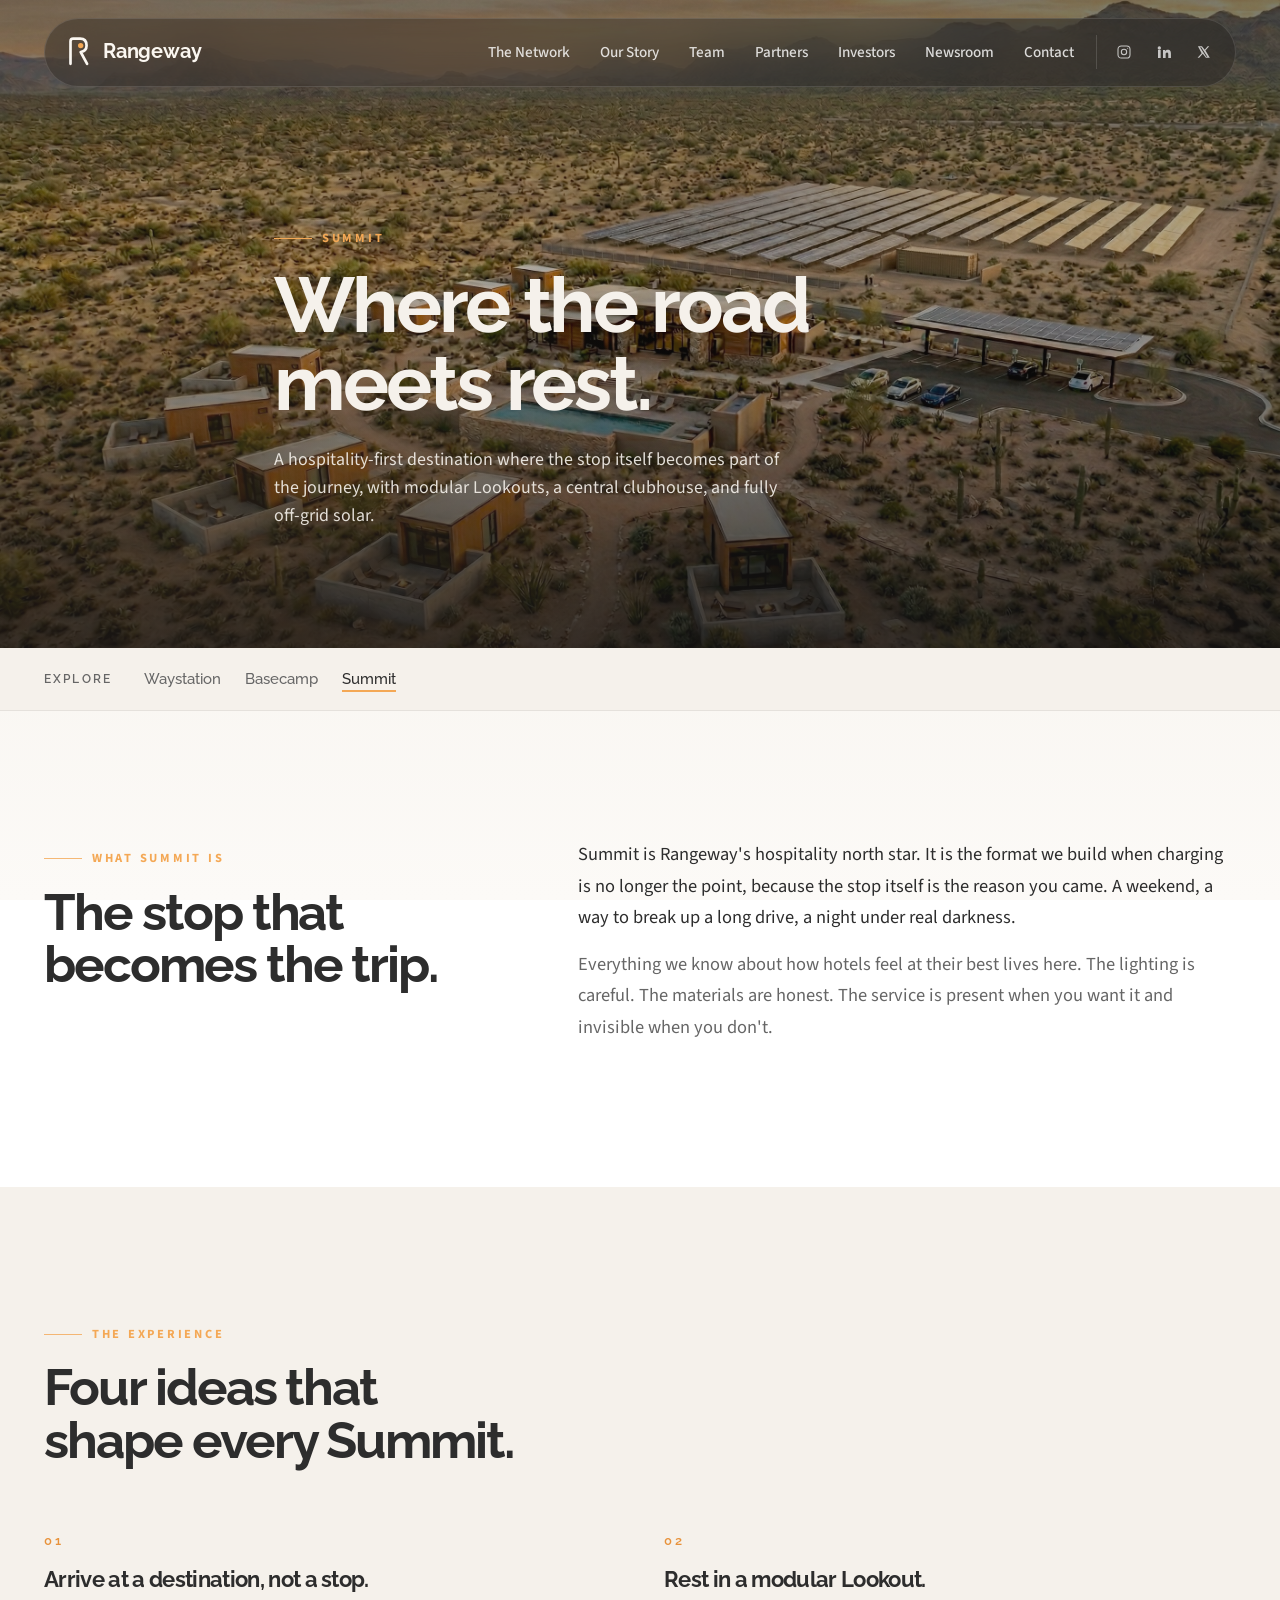
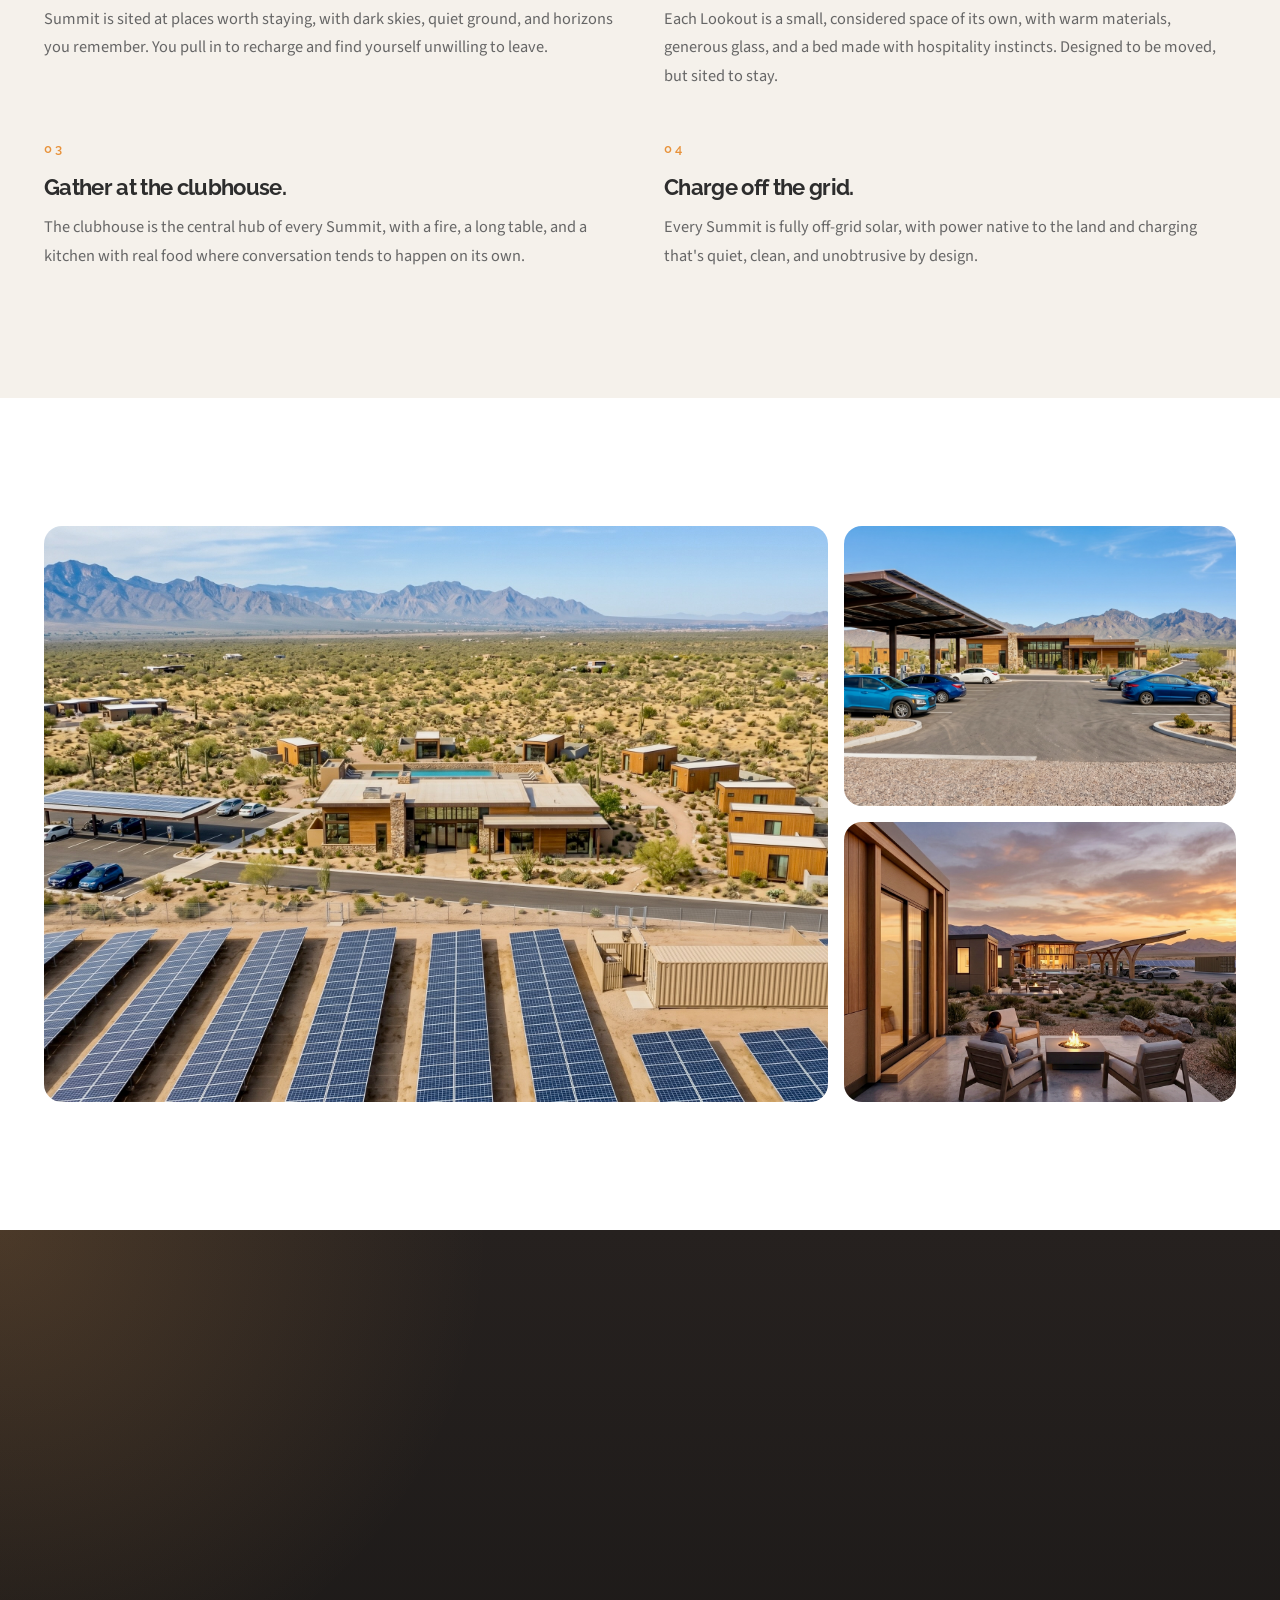
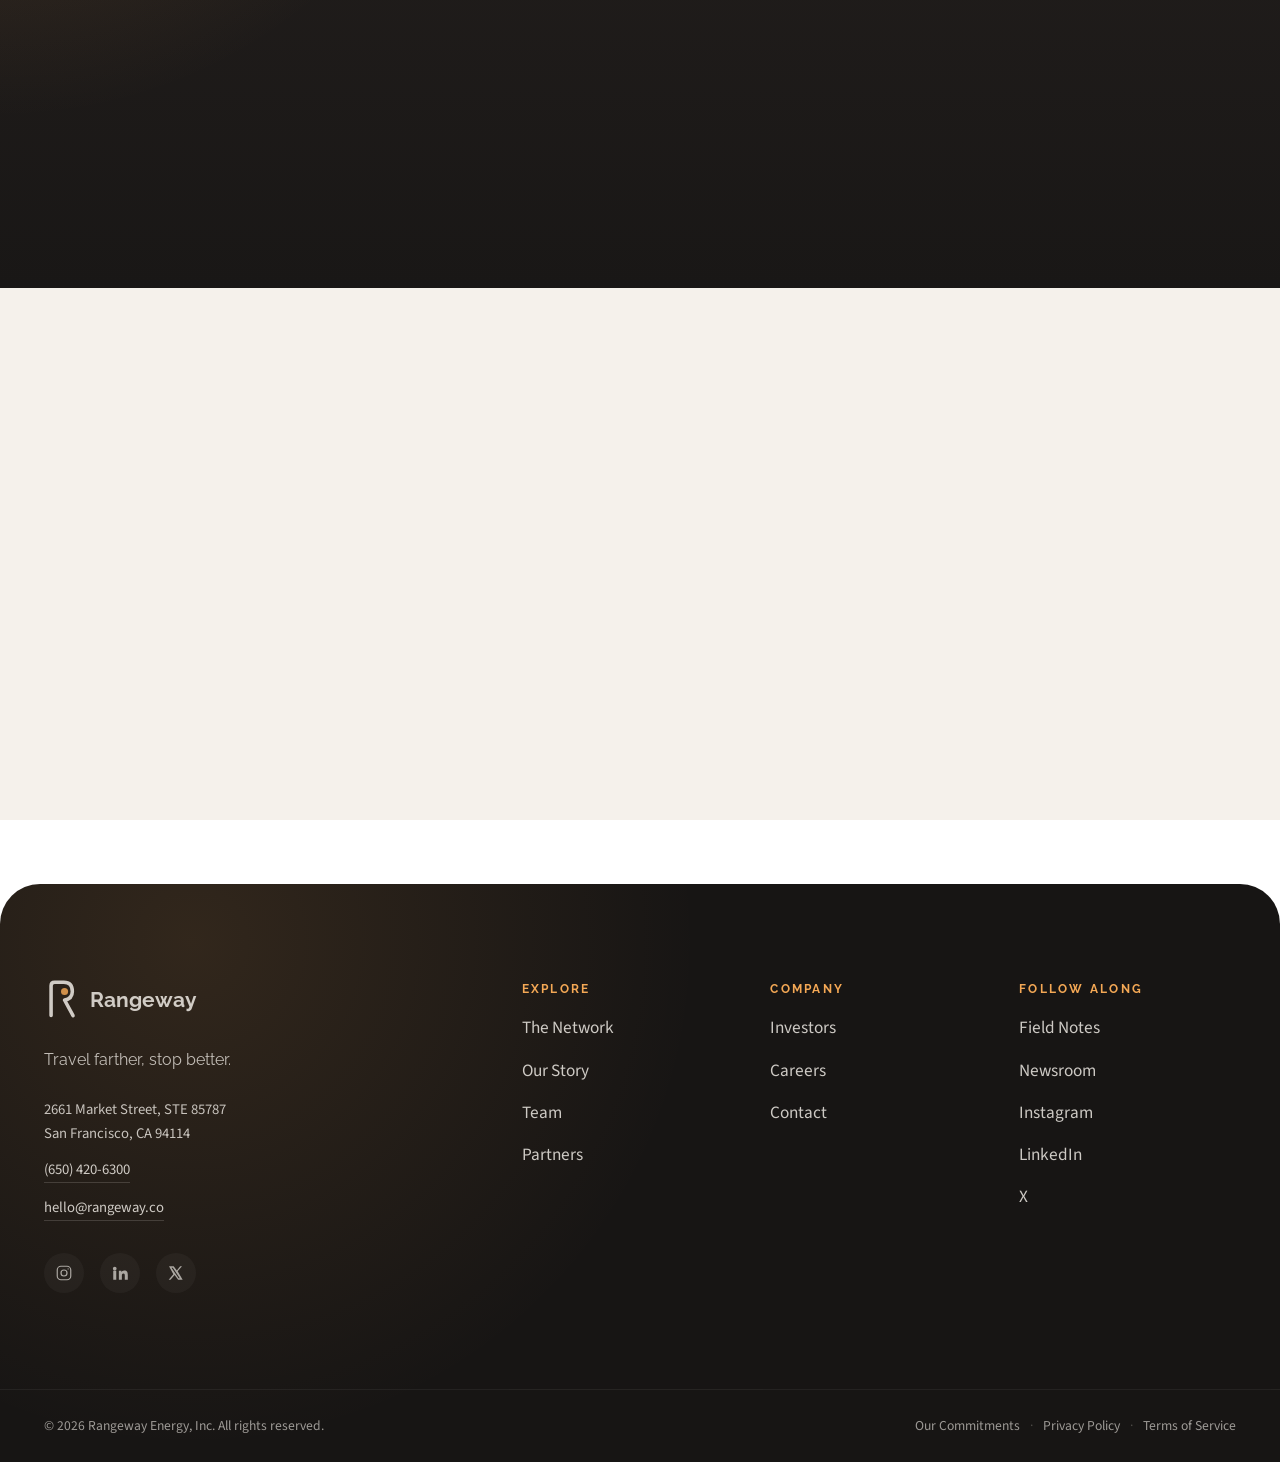
<file: network/summit/index.html>
<!DOCTYPE html><html lang="en"> <head><meta charset="UTF-8"><meta name="viewport" content="width=device-width, initial-scale=1.0"><link rel="icon" type="image/svg+xml" href="/favicon.svg"><title>Summit · Rangeway</title><meta name="description" content="Where the road meets rest. Modular Lookouts, a central clubhouse, and fully off-grid solar charging."><link rel="canonical" href="https://rangeway.co/network/summit/"><meta property="og:type" content="website"><meta property="og:title" content="Summit · Rangeway"><meta property="og:description" content="Where the road meets rest. Modular Lookouts, a central clubhouse, and fully off-grid solar charging."><meta property="og:image" content="https://rangeway.co/images/summit-1.jpg"><meta property="og:url" content="https://rangeway.co/network/summit/"><meta property="og:site_name" content="Rangeway"><meta name="twitter:card" content="summary_large_image"><meta name="twitter:title" content="Summit · Rangeway"><meta name="twitter:description" content="Where the road meets rest. Modular Lookouts, a central clubhouse, and fully off-grid solar charging."><meta name="twitter:image" content="https://rangeway.co/images/summit-1.jpg"><link rel="preconnect" href="https://fonts.googleapis.com"><link rel="preconnect" href="https://fonts.gstatic.com" crossorigin><link rel="stylesheet" href="https://fonts.googleapis.com/css2?family=Raleway:wght@400;500;600;700;800&family=Source+Sans+3:wght@300;400;600;700&display=swap"><script defer src="https://tinylytics.app/embed/9_N5xEnQSTdibXFSDoqf.js"></script><link rel="stylesheet" href="/_astro/BaseLayout.CBXY4ELn.css"><style>.page-hero[data-astro-cid-s5hxusys]{position:relative;color:var(--color-cream);min-height:72vh;display:flex;align-items:flex-end;padding-top:calc(var(--nav-height) + 60px);padding-bottom:clamp(64px,8vw,120px);margin-top:calc(-1 * (var(--nav-height) + 24px));overflow:hidden;isolation:isolate}.page-hero--center[data-astro-cid-s5hxusys]{align-items:center;text-align:center;min-height:68vh}.page-hero__media[data-astro-cid-s5hxusys]{position:absolute;inset:0;z-index:-1}.page-hero__media[data-astro-cid-s5hxusys] img[data-astro-cid-s5hxusys]{width:100%;height:100%;object-fit:cover}.page-hero__scrim[data-astro-cid-s5hxusys]{position:absolute;inset:0;background:linear-gradient(180deg,#1715148c,#17151447 40%,#171514d1),radial-gradient(circle at 20% 85%,rgba(244,168,85,.2),transparent 40%)}.page-hero--scrim-strong[data-astro-cid-s5hxusys] .page-hero__scrim[data-astro-cid-s5hxusys]{background:linear-gradient(180deg,#171514bf,#17151480 45%,#171514e6),radial-gradient(circle at 20% 85%,rgba(244,168,85,.22),transparent 40%)}.page-hero--center[data-astro-cid-s5hxusys] .page-hero__inner[data-astro-cid-s5hxusys]{max-width:760px;margin:0 auto}.page-hero__inner[data-astro-cid-s5hxusys]{max-width:780px}.page-hero__eyebrow[data-astro-cid-s5hxusys]{display:inline-flex;align-items:center;gap:10px;font-family:var(--font-body);font-size:var(--fs-eyebrow);font-weight:700;letter-spacing:var(--ls-eyebrow);text-transform:uppercase;color:var(--color-warm);margin:0 0 var(--space-4)}.page-hero__eyebrow[data-astro-cid-s5hxusys]:before{content:"";width:38px;height:1px;background:currentColor;opacity:1}.page-hero--center[data-astro-cid-s5hxusys] .page-hero__eyebrow[data-astro-cid-s5hxusys]{justify-content:center}.page-hero[data-astro-cid-s5hxusys] h1[data-astro-cid-s5hxusys]{color:var(--color-cream);font-family:var(--font-heading);font-size:clamp(2.75rem,6vw,5.25rem);font-weight:700;line-height:var(--lh-heading);letter-spacing:var(--ls-heading);text-wrap:balance}.page-hero__lede[data-astro-cid-s5hxusys]{margin-top:var(--space-5);font-size:clamp(1.05rem,1.4vw,1.25rem);line-height:1.55;max-width:58ch;opacity:.9}.page-hero--center[data-astro-cid-s5hxusys] .page-hero__lede[data-astro-cid-s5hxusys]{margin-left:auto;margin-right:auto}
.format-nav[data-astro-cid-dx6n3z3n]{background:var(--surface-alt);border-bottom:1px solid var(--color-border);padding:var(--space-4) 0}.format-nav__inner[data-astro-cid-dx6n3z3n]{display:flex;align-items:center;gap:var(--space-6);flex-wrap:wrap}.format-nav__label[data-astro-cid-dx6n3z3n]{font-family:var(--font-heading);font-size:.75rem;letter-spacing:.18em;text-transform:uppercase;color:var(--color-text-muted);font-weight:600}.format-nav[data-astro-cid-dx6n3z3n] ul[data-astro-cid-dx6n3z3n]{list-style:none;padding:0;margin:0;display:flex;gap:var(--space-5);flex-wrap:wrap}.format-nav[data-astro-cid-dx6n3z3n] a[data-astro-cid-dx6n3z3n]{font-family:var(--font-heading);font-size:.95rem;font-weight:500;color:var(--color-text-muted);padding-bottom:2px;border-bottom:2px solid transparent}.format-nav[data-astro-cid-dx6n3z3n] a[data-astro-cid-dx6n3z3n]:hover,.format-nav[data-astro-cid-dx6n3z3n] a[data-astro-cid-dx6n3z3n].is-current{color:var(--color-text);border-bottom-color:var(--color-warm)}
.summit-intro[data-astro-cid-jbyyoyal]{display:grid;grid-template-columns:1fr 1.4fr;gap:var(--space-8);align-items:start}.summit-intro__body[data-astro-cid-jbyyoyal] p[data-astro-cid-jbyyoyal]{font-size:1.15rem;line-height:1.7}.experiences[data-astro-cid-jbyyoyal]{display:grid;grid-template-columns:repeat(2,1fr);gap:var(--space-7)}.experience[data-astro-cid-jbyyoyal]{display:flex;flex-direction:column;gap:var(--space-3)}.experience__num[data-astro-cid-jbyyoyal]{font-family:var(--font-heading);font-size:.82rem;letter-spacing:.22em;color:var(--color-warm-deep);font-weight:600}.experience[data-astro-cid-jbyyoyal] h3[data-astro-cid-jbyyoyal]{font-size:1.4rem}.experience[data-astro-cid-jbyyoyal] p[data-astro-cid-jbyyoyal]{color:var(--color-text-muted);font-size:1.02rem;margin:0}.gallery-grid[data-astro-cid-jbyyoyal]{display:grid;grid-template-columns:2fr 1fr;grid-template-rows:repeat(2,280px);gap:var(--space-4)}.gallery-grid__item[data-astro-cid-jbyyoyal]{overflow:hidden;border-radius:var(--radius-md)}.gallery-grid__item--lg[data-astro-cid-jbyyoyal]{grid-row:span 2}.gallery-grid__item[data-astro-cid-jbyyoyal] img[data-astro-cid-jbyyoyal]{width:100%;height:100%;object-fit:cover}.summit-pillars[data-astro-cid-jbyyoyal]{display:grid;grid-template-columns:1fr 1.6fr;gap:var(--space-8);align-items:start}.pillars[data-astro-cid-jbyyoyal]{display:flex;flex-direction:column;gap:var(--space-6)}.pillar[data-astro-cid-jbyyoyal]{padding-top:var(--space-5);border-top:1px solid rgba(245,241,235,.15)}.pillar[data-astro-cid-jbyyoyal] h3[data-astro-cid-jbyyoyal]{color:var(--color-cream);font-size:1.25rem;margin-bottom:var(--space-3)}.pillar[data-astro-cid-jbyyoyal] p[data-astro-cid-jbyyoyal]{color:var(--color-cream);opacity:.78;margin:0}@media(max-width:900px){.summit-intro[data-astro-cid-jbyyoyal],.summit-pillars[data-astro-cid-jbyyoyal],.experiences[data-astro-cid-jbyyoyal]{grid-template-columns:1fr}.gallery-grid[data-astro-cid-jbyyoyal]{grid-template-columns:1fr;grid-template-rows:repeat(3,240px)}.gallery-grid__item--lg[data-astro-cid-jbyyoyal]{grid-row:auto}}
</style></head> <body class> <a href="#main" class="skip-link">Skip to content</a> <div class="nav-wrap" data-nav data-astro-cid-dmqpwcec> <div class="container" data-astro-cid-dmqpwcec> <div class="nav-inner" data-astro-cid-dmqpwcec> <a class="nav-brand" href="/" aria-label="Rangeway home" data-astro-cid-dmqpwcec> <svg width="26" height="30" viewBox="0 0 96 112" class aria-hidden="true" role="presentation"> <path d="M20 100 L20 16 C20 10 24 6 30 6 L56 6 C72 6 80 16 80 32 C80 46 72 54 58 56 L82 100" stroke="#FBF7F1" stroke-width="10" fill="none" stroke-linecap="round" stroke-linejoin="round"></path> <circle cx="58" cy="32" r="10" fill="#F4A855"></circle> </svg> <span class="nav-brand-text" data-astro-cid-dmqpwcec>Rangeway</span> </a> <ul class="nav-links" aria-label="Primary" data-astro-cid-dmqpwcec> <li data-astro-cid-dmqpwcec><a href="/network" data-astro-cid-dmqpwcec>The Network</a></li> <li data-astro-cid-dmqpwcec><a href="/our-story" data-astro-cid-dmqpwcec>Our Story</a></li> <li data-astro-cid-dmqpwcec><a href="/team" data-astro-cid-dmqpwcec>Team</a></li> <li data-astro-cid-dmqpwcec><a href="/partners" data-astro-cid-dmqpwcec>Partners</a></li> <li data-astro-cid-dmqpwcec><a href="/investors" data-astro-cid-dmqpwcec>Investors</a></li> <li data-astro-cid-dmqpwcec><a href="https://newsroom.rangeway.co" target="_blank" rel="noopener" data-astro-cid-dmqpwcec>Newsroom</a></li> <li data-astro-cid-dmqpwcec><a href="/contact" data-astro-cid-dmqpwcec>Contact</a></li> <li class="nav-social" aria-label="Social" data-astro-cid-dmqpwcec> <a href="https://instagram.com/RangewayEV" aria-label="Instagram" target="_blank" rel="noopener" data-astro-cid-dmqpwcec> <svg width="16" height="16" viewBox="0 0 24 24" fill="none" stroke="currentColor" stroke-width="1.6" stroke-linecap="round" stroke-linejoin="round" data-astro-cid-dmqpwcec> <rect x="3" y="3" width="18" height="18" rx="5" data-astro-cid-dmqpwcec></rect> <circle cx="12" cy="12" r="4" data-astro-cid-dmqpwcec></circle> <circle cx="17.5" cy="6.5" r="0.8" fill="currentColor" stroke="none" data-astro-cid-dmqpwcec></circle> </svg> </a> <a href="https://www.linkedin.com/company/rangewayenergy" aria-label="LinkedIn" target="_blank" rel="noopener" data-astro-cid-dmqpwcec> <svg width="16" height="16" viewBox="0 0 24 24" fill="currentColor" data-astro-cid-dmqpwcec> <path d="M4.98 3.5a2.5 2.5 0 1 0 0 5 2.5 2.5 0 0 0 0-5zM3 9h4v12H3V9zm7 0h3.8v1.7h.06c.53-1 1.83-2.06 3.77-2.06 4.03 0 4.77 2.65 4.77 6.1V21h-4v-5.4c0-1.3-.03-2.98-1.82-2.98-1.82 0-2.1 1.42-2.1 2.88V21h-4V9z" data-astro-cid-dmqpwcec></path> </svg> </a> <a href="https://x.com/RangewayEV" aria-label="X" target="_blank" rel="noopener" data-astro-cid-dmqpwcec> <svg width="14" height="14" viewBox="0 0 24 24" fill="currentColor" data-astro-cid-dmqpwcec> <path d="M18.244 2H21l-6.52 7.45L22 22h-6.77l-5.3-6.93L3.75 22H1l7-8L1.55 2h6.93l4.8 6.34L18.24 2zm-2.37 18h1.86L7.21 4h-2L15.87 20z" data-astro-cid-dmqpwcec></path> </svg> </a> </li> </ul> <button class="nav-toggle" aria-expanded="false" aria-controls="mobile-menu" aria-label="Open menu" data-toggle data-astro-cid-dmqpwcec> <svg width="20" height="20" viewBox="0 0 24 24" fill="none" stroke="currentColor" stroke-width="2" stroke-linecap="round" data-astro-cid-dmqpwcec> <line x1="3" y1="7" x2="21" y2="7" data-astro-cid-dmqpwcec></line> <line x1="3" y1="12" x2="21" y2="12" data-astro-cid-dmqpwcec></line> <line x1="3" y1="17" x2="21" y2="17" data-astro-cid-dmqpwcec></line> </svg> </button> </div> <div class="nav-mobile" id="mobile-menu" hidden data-mobile data-astro-cid-dmqpwcec> <a href="/network" data-astro-cid-dmqpwcec>The Network</a> <a href="/our-story" data-astro-cid-dmqpwcec>Our Story</a> <a href="/team" data-astro-cid-dmqpwcec>Team</a> <a href="/partners" data-astro-cid-dmqpwcec>Partners</a> <a href="/investors" data-astro-cid-dmqpwcec>Investors</a> <a href="https://newsroom.rangeway.co" target="_blank" rel="noopener" data-astro-cid-dmqpwcec>Newsroom</a> <a href="/contact" data-astro-cid-dmqpwcec>Contact</a> <div class="nav-mobile__social" data-astro-cid-dmqpwcec> <a href="https://instagram.com/RangewayEV" target="_blank" rel="noopener" data-astro-cid-dmqpwcec>Instagram</a> <a href="https://www.linkedin.com/company/rangewayenergy" target="_blank" rel="noopener" data-astro-cid-dmqpwcec>LinkedIn</a> <a href="https://x.com/RangewayEV" target="_blank" rel="noopener" data-astro-cid-dmqpwcec>X</a> </div> </div> </div> </div>  <script type="module">const o=document.querySelector(".nav-wrap"),d=document.querySelector("[data-toggle]"),n=document.querySelector("[data-mobile]");if(o){const t=()=>{window.scrollY>40?o.classList.add("is-scrolled"):o.classList.remove("is-scrolled")};t(),window.addEventListener("scroll",t,{passive:!0})}if(d&&n){const t=e=>{n.hidden=!e,d.setAttribute("aria-expanded",String(e)),document.body.style.overflow=e?"hidden":""};d.addEventListener("click",e=>{e.stopPropagation(),t(n.hidden)}),document.addEventListener("click",e=>{if(n.hidden)return;const s=e.target;!n.contains(s)&&!d.contains(s)&&t(!1)}),n.querySelectorAll("a").forEach(e=>{e.addEventListener("click",()=>t(!1))}),document.addEventListener("keydown",e=>{e.key==="Escape"&&!n.hidden&&t(!1)})}</script> <main id="main">  <section class="page-hero page-hero--left page-hero--scrim-default" data-astro-cid-s5hxusys> <div class="page-hero__media" data-astro-cid-s5hxusys> <img src="/images/summit-1.jpg" alt="A Summit Lookout at dusk" fetchpriority="high" data-astro-cid-s5hxusys> <div class="page-hero__scrim" data-astro-cid-s5hxusys></div> </div> <div class="container page-hero__inner" data-astro-cid-s5hxusys> <p class="page-hero__eyebrow" data-astro-cid-s5hxusys>Summit</p> <h1 data-astro-cid-s5hxusys>Where the road meets rest.</h1> <p class="page-hero__lede" data-astro-cid-s5hxusys>A hospitality-first destination where the stop itself becomes part of the journey, with modular Lookouts, a central clubhouse, and fully off-grid solar.</p>  </div> </section> <nav class="format-nav" aria-label="Network formats" data-astro-cid-dx6n3z3n> <div class="container format-nav__inner" data-astro-cid-dx6n3z3n> <span class="format-nav__label" data-astro-cid-dx6n3z3n>Explore</span> <ul data-astro-cid-dx6n3z3n> <li data-astro-cid-dx6n3z3n> <a href="/network/waystation" class data-astro-cid-dx6n3z3n> Waystation </a> </li><li data-astro-cid-dx6n3z3n> <a href="/network/basecamp" class data-astro-cid-dx6n3z3n> Basecamp </a> </li><li data-astro-cid-dx6n3z3n> <a href="/network/summit" class="is-current" data-astro-cid-dx6n3z3n> Summit </a> </li> </ul> </div> </nav> <section class="section" data-astro-cid-jbyyoyal> <div class="container summit-intro" data-astro-cid-jbyyoyal> <div class="reveal" data-astro-cid-jbyyoyal> <p class="eyebrow" data-astro-cid-jbyyoyal>What Summit is</p> <h2 data-astro-cid-jbyyoyal>The stop that becomes the trip.</h2> </div> <div class="summit-intro__body reveal" data-astro-cid-jbyyoyal> <p class="prose-lg" data-astro-cid-jbyyoyal>
Summit is Rangeway's hospitality north star. It is the format we build when charging is no
          longer the point, because the stop itself is the reason you came. A weekend, a way to
          break up a long drive, a night under real darkness.
</p> <p class="prose-lg muted" data-astro-cid-jbyyoyal>
Everything we know about how hotels feel at their best lives here. The lighting is
          careful. The materials are honest. The service is present when you want it and invisible
          when you don't.
</p> </div> </div> </section> <section class="summit-experiences section section-cream" data-astro-cid-jbyyoyal> <div class="container" data-astro-cid-jbyyoyal> <div class="reveal" style="margin-bottom: var(--space-8); max-width: 620px;" data-astro-cid-jbyyoyal> <p class="eyebrow" data-astro-cid-jbyyoyal>The experience</p> <h2 data-astro-cid-jbyyoyal>Four ideas that shape every Summit.</h2> </div> <div class="experiences" data-astro-cid-jbyyoyal> <article class="experience reveal" data-astro-cid-jbyyoyal> <span class="experience__num" data-astro-cid-jbyyoyal>01</span> <h3 data-astro-cid-jbyyoyal>Arrive at a destination, not a stop.</h3> <p data-astro-cid-jbyyoyal>Summit is sited at places worth staying, with dark skies, quiet ground, and horizons you remember. You pull in to recharge and find yourself unwilling to leave.</p> </article><article class="experience reveal" data-astro-cid-jbyyoyal> <span class="experience__num" data-astro-cid-jbyyoyal>02</span> <h3 data-astro-cid-jbyyoyal>Rest in a modular Lookout.</h3> <p data-astro-cid-jbyyoyal>Each Lookout is a small, considered space of its own, with warm materials, generous glass, and a bed made with hospitality instincts. Designed to be moved, but sited to stay.</p> </article><article class="experience reveal" data-astro-cid-jbyyoyal> <span class="experience__num" data-astro-cid-jbyyoyal>03</span> <h3 data-astro-cid-jbyyoyal>Gather at the clubhouse.</h3> <p data-astro-cid-jbyyoyal>The clubhouse is the central hub of every Summit, with a fire, a long table, and a kitchen with real food where conversation tends to happen on its own.</p> </article><article class="experience reveal" data-astro-cid-jbyyoyal> <span class="experience__num" data-astro-cid-jbyyoyal>04</span> <h3 data-astro-cid-jbyyoyal>Charge off the grid.</h3> <p data-astro-cid-jbyyoyal>Every Summit is fully off-grid solar, with power native to the land and charging that&#39;s quiet, clean, and unobtrusive by design.</p> </article> </div> </div> </section> <section class="format-gallery section" data-astro-cid-jbyyoyal> <div class="container" data-astro-cid-jbyyoyal> <div class="gallery-grid" data-astro-cid-jbyyoyal> <div class="gallery-grid__item gallery-grid__item--lg reveal" data-astro-cid-jbyyoyal> <img src="/images/summit-solar-aerial.jpg" alt="Aerial view of a Summit with clubhouse, Lookouts, and off-grid solar array in the desert" loading="lazy" data-astro-cid-jbyyoyal> </div> <div class="gallery-grid__item reveal" data-astro-cid-jbyyoyal> <img src="/images/summit-clubhouse-mountains.jpg" alt="A Summit clubhouse with charging canopy and desert mountains behind" loading="lazy" data-astro-cid-jbyyoyal> </div> <div class="gallery-grid__item reveal" data-astro-cid-jbyyoyal> <img src="/images/summit-2.jpg" alt="Summit Lookout interior" loading="lazy" data-astro-cid-jbyyoyal> </div> </div> </div> </section> <section class="section section-dark" data-astro-cid-jbyyoyal> <div class="container summit-pillars" data-astro-cid-jbyyoyal> <div class="reveal" style="max-width: 620px;" data-astro-cid-jbyyoyal> <p class="eyebrow" style="color: var(--color-warm);" data-astro-cid-jbyyoyal>The Summit standard</p> <h2 data-astro-cid-jbyyoyal>Built on three convictions.</h2> </div> <div class="pillars" data-astro-cid-jbyyoyal> <article class="pillar reveal" data-astro-cid-jbyyoyal> <h3 data-astro-cid-jbyyoyal>Hospitality over infrastructure</h3> <p data-astro-cid-jbyyoyal>Summit is a hotel-quality experience that happens to include a charger. The balance never shifts.</p> </article> <article class="pillar reveal" data-astro-cid-jbyyoyal> <h3 data-astro-cid-jbyyoyal>Site-specific architecture</h3> <p data-astro-cid-jbyyoyal>Every Summit is designed for its setting. Materials, orientation, and palette are drawn from the land.</p> </article> <article class="pillar reveal" data-astro-cid-jbyyoyal> <h3 data-astro-cid-jbyyoyal>Genuinely off-grid</h3> <p data-astro-cid-jbyyoyal>Fully off-grid solar, with a commitment that is not performative. The network does not need to plug in to plug in.</p> </article> </div> </div> </section> <section class="section section-cream" data-astro-cid-jbyyoyal> <div class="container-narrow text-center reveal" data-astro-cid-jbyyoyal> <p class="eyebrow" data-astro-cid-jbyyoyal>Stay connected</p> <h2 data-astro-cid-jbyyoyal>First access to Summit openings.</h2> <p class="prose-lg muted" style="margin-top: var(--space-4);" data-astro-cid-jbyyoyal>
Summit locations are small and intentional. Field Notes subscribers hear first when a new
        property opens for stays.
</p> <div style="margin-top: var(--space-6);" data-astro-cid-jbyyoyal> <a class="btn btn-primary" href="https://fieldnotes.rangeway.co" target="_blank" rel="noopener" data-astro-cid-jbyyoyal>
Subscribe to Field Notes
<svg width="14" height="14" viewBox="0 0 24 24" fill="none" stroke="currentColor" stroke-width="2" stroke-linecap="round" stroke-linejoin="round" data-astro-cid-jbyyoyal> <line x1="5" y1="12" x2="19" y2="12" data-astro-cid-jbyyoyal></line> <polyline points="13 6 19 12 13 18" data-astro-cid-jbyyoyal></polyline> </svg> </a> </div> </div> </section>  </main> <footer class="site-footer" data-astro-cid-sz7xmlte> <div class="container site-footer__inner" data-astro-cid-sz7xmlte> <div class="site-footer__brand" data-astro-cid-sz7xmlte> <a href="/" class="site-footer__logo" aria-label="Rangeway home" data-astro-cid-sz7xmlte> <svg width="34" height="40" viewBox="0 0 96 112" class aria-hidden="true" role="presentation"> <path d="M20 100 L20 16 C20 10 24 6 30 6 L56 6 C72 6 80 16 80 32 C80 46 72 54 58 56 L82 100" stroke="#F5F1EB" stroke-width="10" fill="none" stroke-linecap="round" stroke-linejoin="round"></path> <circle cx="58" cy="32" r="10" fill="#F4A855"></circle> </svg> <span data-astro-cid-sz7xmlte>Rangeway</span> </a> <p class="site-footer__tag" data-astro-cid-sz7xmlte>Travel farther, stop better.</p> <address class="site-footer__address" data-astro-cid-sz7xmlte>
2661 Market Street, STE 85787<br data-astro-cid-sz7xmlte>
San Francisco, CA 94114
</address> <ul class="site-footer__details-list" data-astro-cid-sz7xmlte> <li data-astro-cid-sz7xmlte><a href="tel:+16504206300" data-astro-cid-sz7xmlte>(650) 420-6300</a></li> <li data-astro-cid-sz7xmlte><a href="mailto:hello@rangeway.co" data-astro-cid-sz7xmlte>hello@rangeway.co</a></li> </ul> <div class="site-footer__social" data-astro-cid-sz7xmlte> <a href="https://instagram.com/RangewayEV" aria-label="Instagram" target="_blank" rel="noopener" data-astro-cid-sz7xmlte> <svg width="18" height="18" viewBox="0 0 24 24" fill="none" stroke="currentColor" stroke-width="1.6" stroke-linecap="round" stroke-linejoin="round" data-astro-cid-sz7xmlte> <rect x="3" y="3" width="18" height="18" rx="5" data-astro-cid-sz7xmlte></rect> <circle cx="12" cy="12" r="4" data-astro-cid-sz7xmlte></circle> <circle cx="17.5" cy="6.5" r="0.8" fill="currentColor" stroke="none" data-astro-cid-sz7xmlte></circle> </svg> </a> <a href="https://www.linkedin.com/company/rangewayenergy" aria-label="LinkedIn" target="_blank" rel="noopener" data-astro-cid-sz7xmlte> <svg width="18" height="18" viewBox="0 0 24 24" fill="currentColor" data-astro-cid-sz7xmlte> <path d="M4.98 3.5a2.5 2.5 0 1 0 0 5 2.5 2.5 0 0 0 0-5zM3 9h4v12H3V9zm7 0h3.8v1.7h.06c.53-1 1.83-2.06 3.77-2.06 4.03 0 4.77 2.65 4.77 6.1V21h-4v-5.4c0-1.3-.03-2.98-1.82-2.98-1.82 0-2.1 1.42-2.1 2.88V21h-4V9z" data-astro-cid-sz7xmlte></path> </svg> </a> <a href="https://x.com/RangewayEV" aria-label="X" target="_blank" rel="noopener" data-astro-cid-sz7xmlte> <svg width="16" height="16" viewBox="0 0 24 24" fill="currentColor" data-astro-cid-sz7xmlte> <path d="M18.244 2H21l-6.52 7.45L22 22h-6.77l-5.3-6.93L3.75 22H1l7-8L1.55 2h6.93l4.8 6.34L18.24 2zm-2.37 18h1.86L7.21 4h-2L15.87 20z" data-astro-cid-sz7xmlte></path> </svg> </a> </div> </div> <div class="site-footer__columns" data-astro-cid-sz7xmlte> <div data-astro-cid-sz7xmlte> <h3 data-astro-cid-sz7xmlte>Explore</h3> <ul data-astro-cid-sz7xmlte> <li data-astro-cid-sz7xmlte><a href="/network" data-astro-cid-sz7xmlte>The Network</a></li> <li data-astro-cid-sz7xmlte><a href="/our-story" data-astro-cid-sz7xmlte>Our Story</a></li> <li data-astro-cid-sz7xmlte><a href="/team" data-astro-cid-sz7xmlte>Team</a></li> <li data-astro-cid-sz7xmlte><a href="/partners" data-astro-cid-sz7xmlte>Partners</a></li> </ul> </div> <div data-astro-cid-sz7xmlte> <h3 data-astro-cid-sz7xmlte>Company</h3> <ul data-astro-cid-sz7xmlte> <li data-astro-cid-sz7xmlte><a href="/investors" data-astro-cid-sz7xmlte>Investors</a></li> <li data-astro-cid-sz7xmlte><a href="https://www.linkedin.com/company/rangewayenergy/jobs/" target="_blank" rel="noopener" data-astro-cid-sz7xmlte>Careers</a></li> <li data-astro-cid-sz7xmlte><a href="/contact" data-astro-cid-sz7xmlte>Contact</a></li> </ul> </div> <div data-astro-cid-sz7xmlte> <h3 data-astro-cid-sz7xmlte>Follow along</h3> <ul data-astro-cid-sz7xmlte> <li data-astro-cid-sz7xmlte><a href="https://fieldnotes.rangeway.co" target="_blank" rel="noopener" data-astro-cid-sz7xmlte>Field Notes</a></li> <li data-astro-cid-sz7xmlte><a href="https://newsroom.rangeway.co" target="_blank" rel="noopener" data-astro-cid-sz7xmlte>Newsroom</a></li> <li data-astro-cid-sz7xmlte><a href="https://instagram.com/RangewayEV" target="_blank" rel="noopener" data-astro-cid-sz7xmlte>Instagram</a></li> <li data-astro-cid-sz7xmlte><a href="https://www.linkedin.com/company/rangewayenergy" target="_blank" rel="noopener" data-astro-cid-sz7xmlte>LinkedIn</a></li> <li data-astro-cid-sz7xmlte><a href="https://x.com/RangewayEV" target="_blank" rel="noopener" data-astro-cid-sz7xmlte>X</a></li> </ul> </div> </div> </div> <div class="site-footer__legal" data-astro-cid-sz7xmlte> <div class="container site-footer__legal-row" data-astro-cid-sz7xmlte> <p data-astro-cid-sz7xmlte>© 2026 Rangeway Energy, Inc. All rights reserved.</p> <p class="site-footer__legal-links" data-astro-cid-sz7xmlte> <a href="/commitments" data-astro-cid-sz7xmlte>Our Commitments</a> <span aria-hidden="true" data-astro-cid-sz7xmlte>·</span> <a href="/privacy" data-astro-cid-sz7xmlte>Privacy Policy</a> <span aria-hidden="true" data-astro-cid-sz7xmlte>·</span> <a href="/terms" data-astro-cid-sz7xmlte>Terms of Service</a> </p> </div> </div> </footer>  <script type="module">const s=new IntersectionObserver(e=>{e.forEach(r=>{r.isIntersecting&&(r.target.classList.add("is-visible"),s.unobserve(r.target))})},{threshold:.15,rootMargin:"0px 0px -60px 0px"});document.querySelectorAll(".reveal").forEach(e=>s.observe(e));</script> </body> </html>
</file>
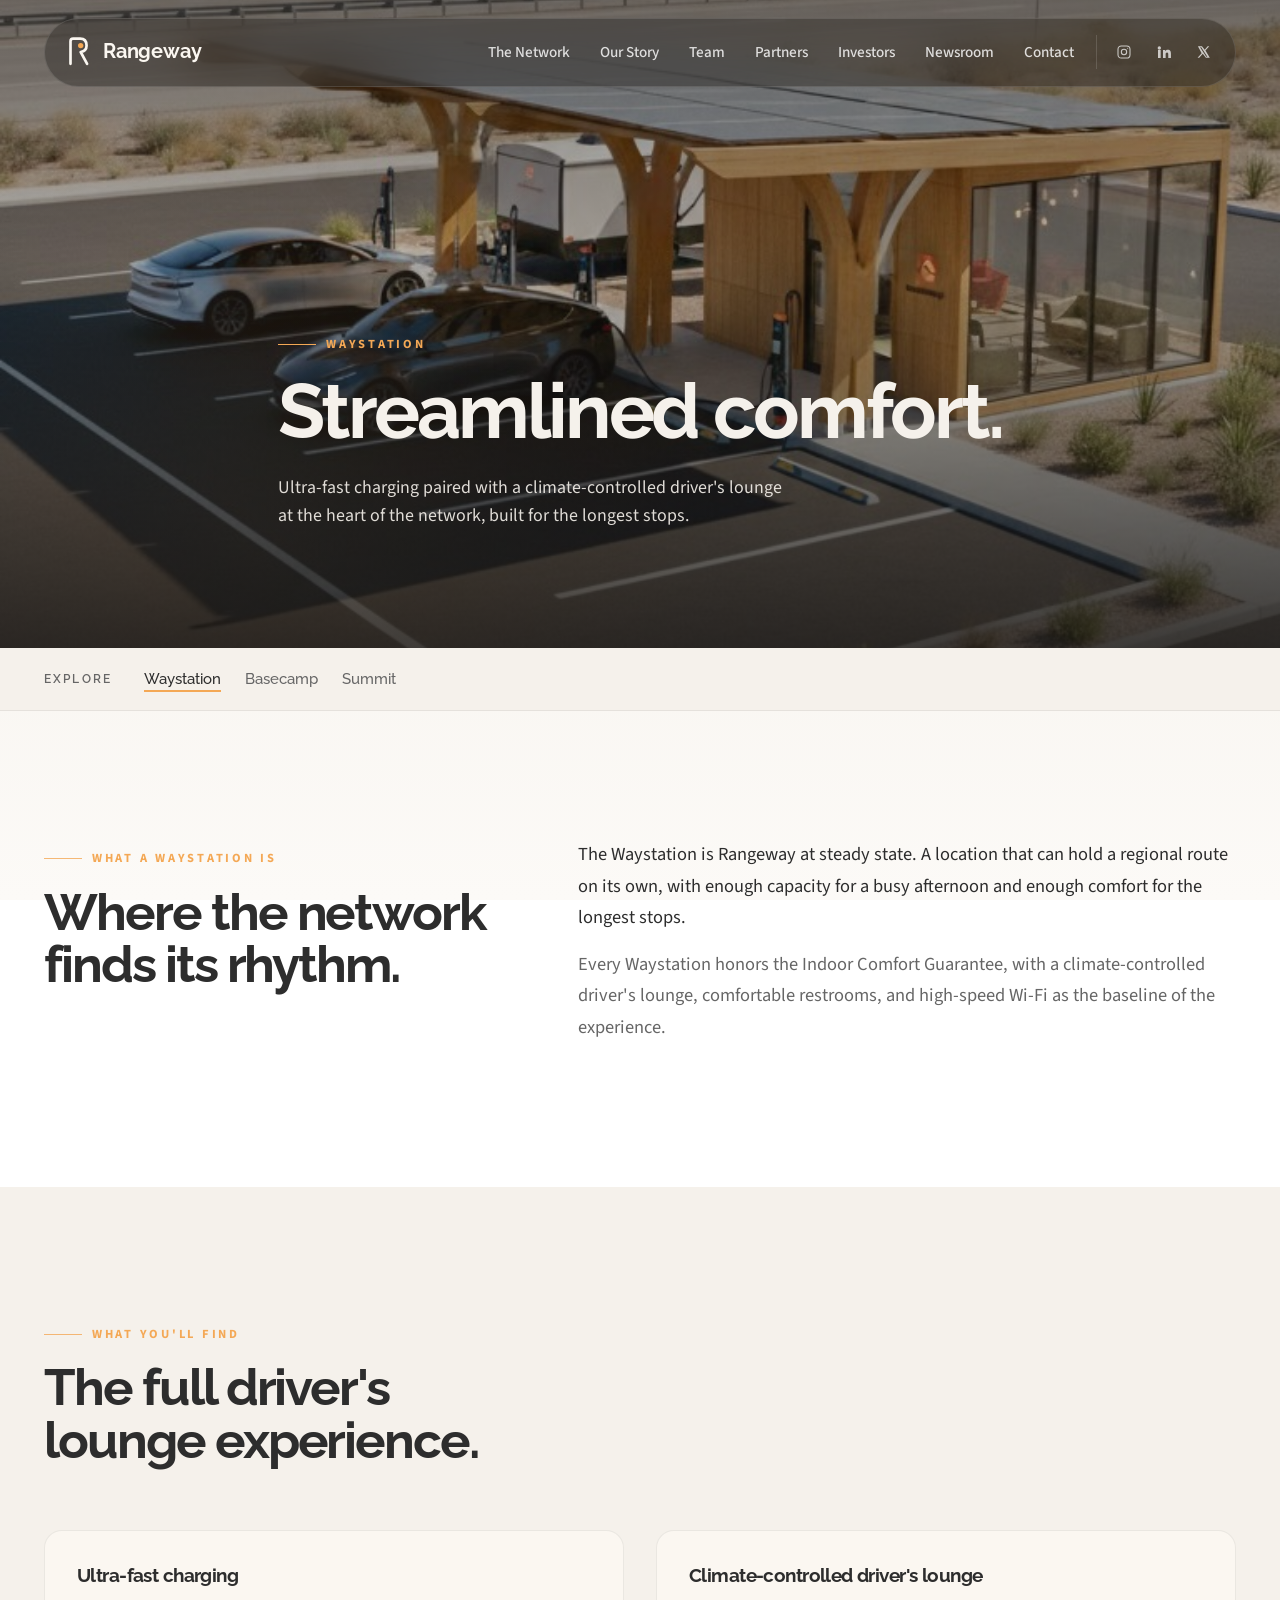
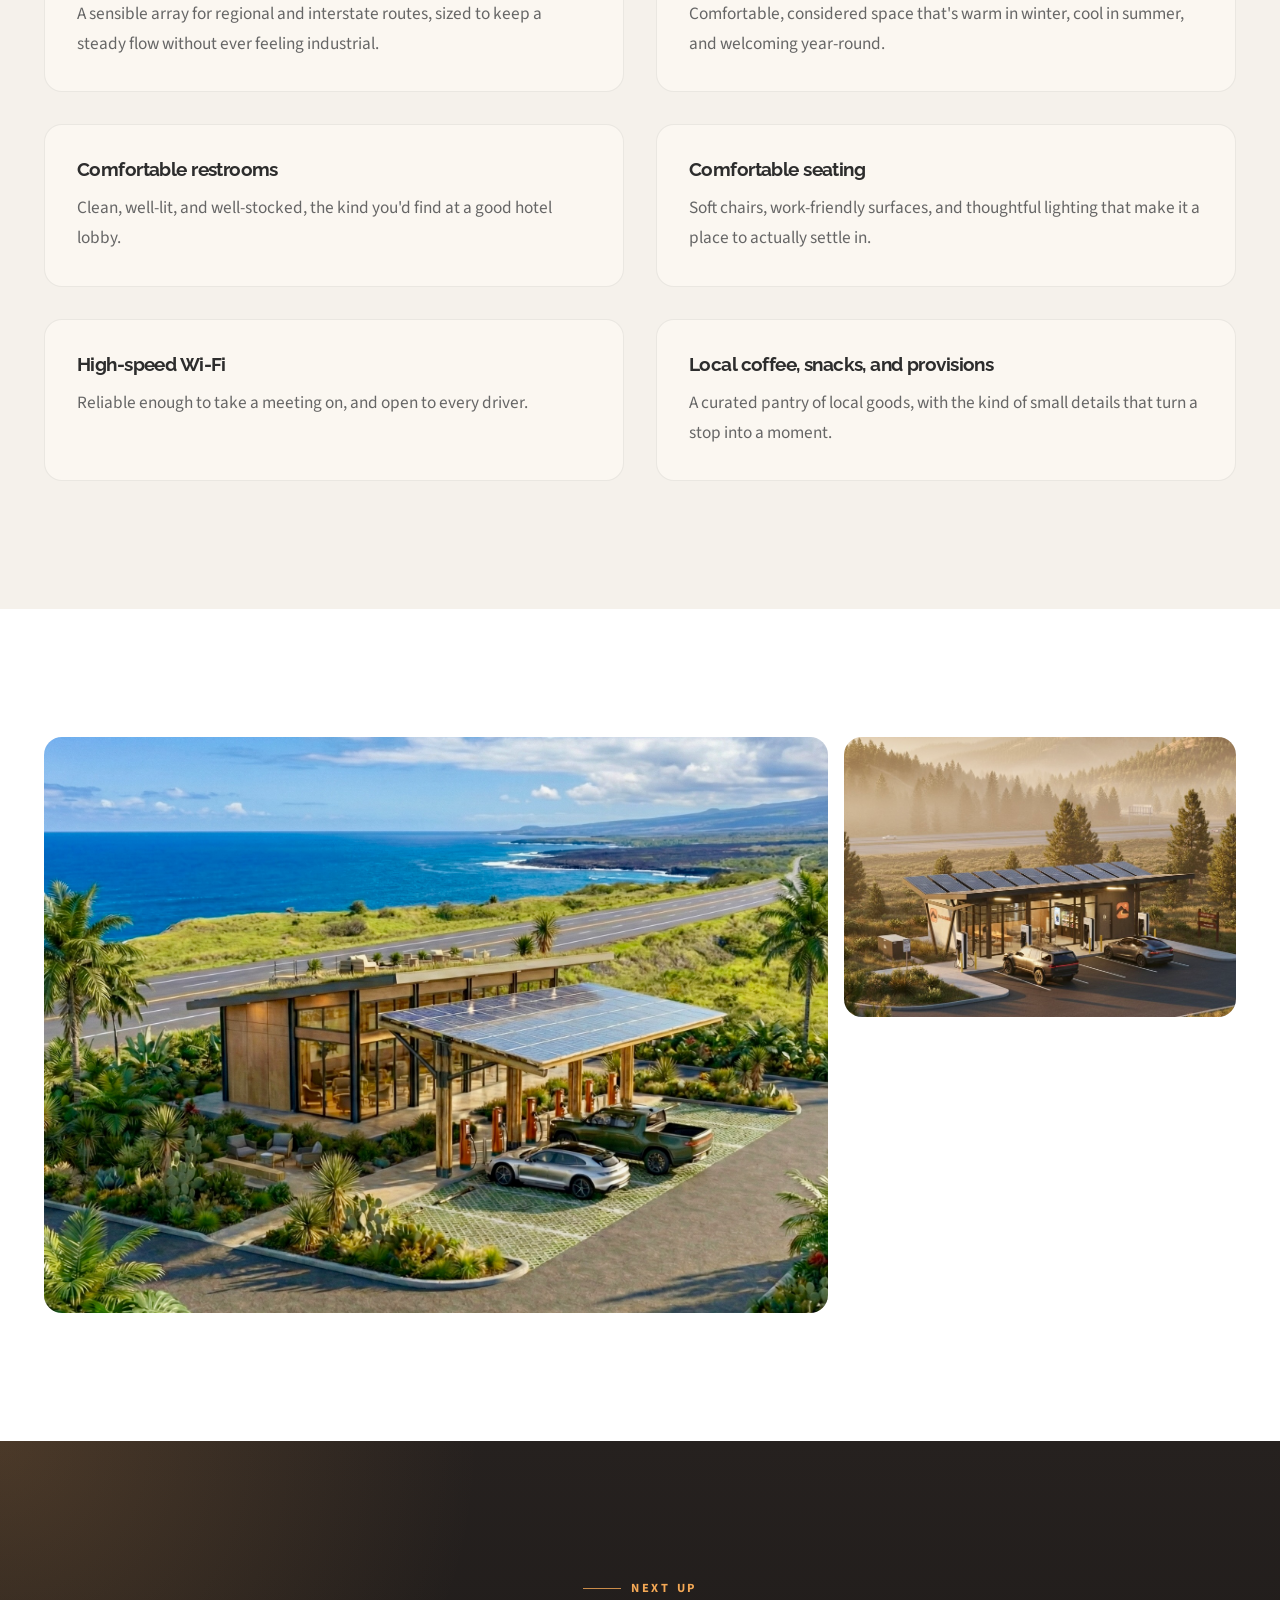
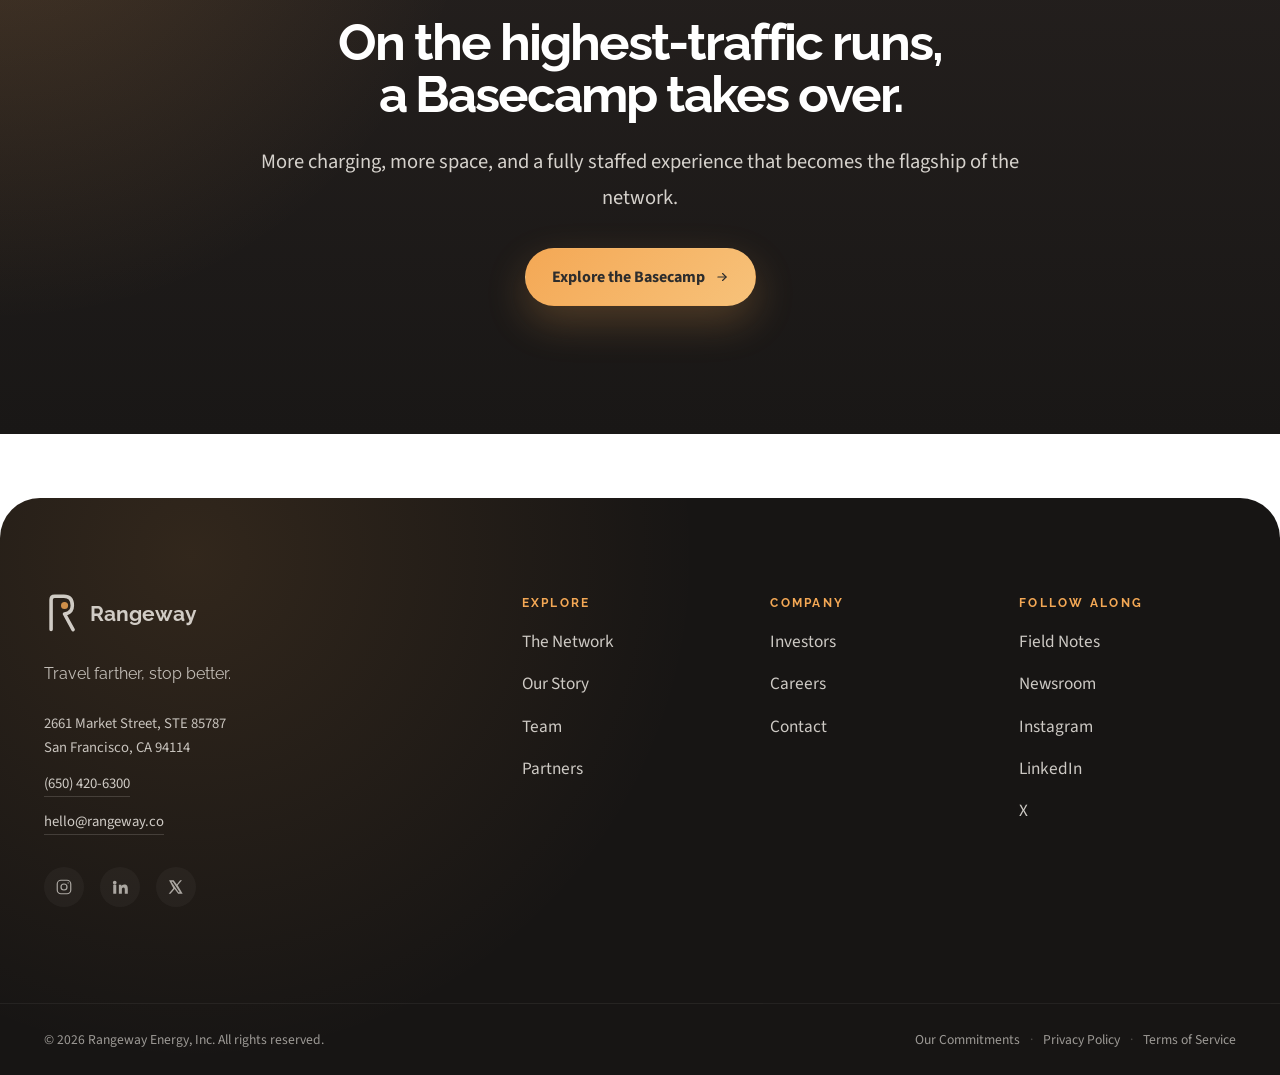
<file: network/waystation/index.html>
<!DOCTYPE html><html lang="en"> <head><meta charset="UTF-8"><meta name="viewport" content="width=device-width, initial-scale=1.0"><link rel="icon" type="image/svg+xml" href="/favicon.svg"><title>Waystation · The Network</title><meta name="description" content="Streamlined comfort. Ultra-fast charging paired with a climate-controlled driver's lounge at the heart of the network."><link rel="canonical" href="https://rangeway.co/network/waystation/"><meta property="og:type" content="website"><meta property="og:title" content="Waystation · The Network"><meta property="og:description" content="Streamlined comfort. Ultra-fast charging paired with a climate-controlled driver's lounge at the heart of the network."><meta property="og:image" content="https://rangeway.co/images/waystation-joshua-tree.jpg"><meta property="og:url" content="https://rangeway.co/network/waystation/"><meta property="og:site_name" content="Rangeway"><meta name="twitter:card" content="summary_large_image"><meta name="twitter:title" content="Waystation · The Network"><meta name="twitter:description" content="Streamlined comfort. Ultra-fast charging paired with a climate-controlled driver's lounge at the heart of the network."><meta name="twitter:image" content="https://rangeway.co/images/waystation-joshua-tree.jpg"><link rel="preconnect" href="https://fonts.googleapis.com"><link rel="preconnect" href="https://fonts.gstatic.com" crossorigin><link rel="stylesheet" href="https://fonts.googleapis.com/css2?family=Raleway:wght@400;500;600;700;800&family=Source+Sans+3:wght@300;400;600;700&display=swap"><script defer src="https://tinylytics.app/embed/9_N5xEnQSTdibXFSDoqf.js"></script><link rel="stylesheet" href="/_astro/BaseLayout.CBXY4ELn.css"><style>.page-hero[data-astro-cid-s5hxusys]{position:relative;color:var(--color-cream);min-height:72vh;display:flex;align-items:flex-end;padding-top:calc(var(--nav-height) + 60px);padding-bottom:clamp(64px,8vw,120px);margin-top:calc(-1 * (var(--nav-height) + 24px));overflow:hidden;isolation:isolate}.page-hero--center[data-astro-cid-s5hxusys]{align-items:center;text-align:center;min-height:68vh}.page-hero__media[data-astro-cid-s5hxusys]{position:absolute;inset:0;z-index:-1}.page-hero__media[data-astro-cid-s5hxusys] img[data-astro-cid-s5hxusys]{width:100%;height:100%;object-fit:cover}.page-hero__scrim[data-astro-cid-s5hxusys]{position:absolute;inset:0;background:linear-gradient(180deg,#1715148c,#17151447 40%,#171514d1),radial-gradient(circle at 20% 85%,rgba(244,168,85,.2),transparent 40%)}.page-hero--scrim-strong[data-astro-cid-s5hxusys] .page-hero__scrim[data-astro-cid-s5hxusys]{background:linear-gradient(180deg,#171514bf,#17151480 45%,#171514e6),radial-gradient(circle at 20% 85%,rgba(244,168,85,.22),transparent 40%)}.page-hero--center[data-astro-cid-s5hxusys] .page-hero__inner[data-astro-cid-s5hxusys]{max-width:760px;margin:0 auto}.page-hero__inner[data-astro-cid-s5hxusys]{max-width:780px}.page-hero__eyebrow[data-astro-cid-s5hxusys]{display:inline-flex;align-items:center;gap:10px;font-family:var(--font-body);font-size:var(--fs-eyebrow);font-weight:700;letter-spacing:var(--ls-eyebrow);text-transform:uppercase;color:var(--color-warm);margin:0 0 var(--space-4)}.page-hero__eyebrow[data-astro-cid-s5hxusys]:before{content:"";width:38px;height:1px;background:currentColor;opacity:1}.page-hero--center[data-astro-cid-s5hxusys] .page-hero__eyebrow[data-astro-cid-s5hxusys]{justify-content:center}.page-hero[data-astro-cid-s5hxusys] h1[data-astro-cid-s5hxusys]{color:var(--color-cream);font-family:var(--font-heading);font-size:clamp(2.75rem,6vw,5.25rem);font-weight:700;line-height:var(--lh-heading);letter-spacing:var(--ls-heading);text-wrap:balance}.page-hero__lede[data-astro-cid-s5hxusys]{margin-top:var(--space-5);font-size:clamp(1.05rem,1.4vw,1.25rem);line-height:1.55;max-width:58ch;opacity:.9}.page-hero--center[data-astro-cid-s5hxusys] .page-hero__lede[data-astro-cid-s5hxusys]{margin-left:auto;margin-right:auto}
.format-nav[data-astro-cid-dx6n3z3n]{background:var(--surface-alt);border-bottom:1px solid var(--color-border);padding:var(--space-4) 0}.format-nav__inner[data-astro-cid-dx6n3z3n]{display:flex;align-items:center;gap:var(--space-6);flex-wrap:wrap}.format-nav__label[data-astro-cid-dx6n3z3n]{font-family:var(--font-heading);font-size:.75rem;letter-spacing:.18em;text-transform:uppercase;color:var(--color-text-muted);font-weight:600}.format-nav[data-astro-cid-dx6n3z3n] ul[data-astro-cid-dx6n3z3n]{list-style:none;padding:0;margin:0;display:flex;gap:var(--space-5);flex-wrap:wrap}.format-nav[data-astro-cid-dx6n3z3n] a[data-astro-cid-dx6n3z3n]{font-family:var(--font-heading);font-size:.95rem;font-weight:500;color:var(--color-text-muted);padding-bottom:2px;border-bottom:2px solid transparent}.format-nav[data-astro-cid-dx6n3z3n] a[data-astro-cid-dx6n3z3n]:hover,.format-nav[data-astro-cid-dx6n3z3n] a[data-astro-cid-dx6n3z3n].is-current{color:var(--color-text);border-bottom-color:var(--color-warm)}
.format-intro[data-astro-cid-afkn3dhx]{display:grid;grid-template-columns:1fr 1.4fr;gap:var(--space-8);align-items:start}.format-intro__body[data-astro-cid-afkn3dhx] p[data-astro-cid-afkn3dhx]{font-size:1.15rem;line-height:1.7}.amenity-grid[data-astro-cid-afkn3dhx]{display:grid;grid-template-columns:repeat(2,1fr);gap:var(--space-6)}.amenity[data-astro-cid-afkn3dhx]{background:var(--surface-raised);padding:var(--space-6);border-radius:var(--radius-md);border:1px solid var(--color-border)}.amenity[data-astro-cid-afkn3dhx] h3[data-astro-cid-afkn3dhx]{font-size:1.2rem;margin-bottom:var(--space-3)}.amenity[data-astro-cid-afkn3dhx] p[data-astro-cid-afkn3dhx]{color:var(--color-text-muted);margin:0}.gallery-grid[data-astro-cid-afkn3dhx]{display:grid;grid-template-columns:2fr 1fr;grid-template-rows:repeat(2,280px);gap:var(--space-4)}.gallery-grid__item[data-astro-cid-afkn3dhx]{overflow:hidden;border-radius:var(--radius-md)}.gallery-grid__item--lg[data-astro-cid-afkn3dhx]{grid-row:span 2}.gallery-grid__item[data-astro-cid-afkn3dhx] img[data-astro-cid-afkn3dhx]{width:100%;height:100%;object-fit:cover}@media(max-width:900px){.format-intro[data-astro-cid-afkn3dhx],.amenity-grid[data-astro-cid-afkn3dhx]{grid-template-columns:1fr}.gallery-grid[data-astro-cid-afkn3dhx]{grid-template-columns:1fr;grid-template-rows:repeat(3,240px)}.gallery-grid__item--lg[data-astro-cid-afkn3dhx]{grid-row:auto}}
</style></head> <body class> <a href="#main" class="skip-link">Skip to content</a> <div class="nav-wrap" data-nav data-astro-cid-dmqpwcec> <div class="container" data-astro-cid-dmqpwcec> <div class="nav-inner" data-astro-cid-dmqpwcec> <a class="nav-brand" href="/" aria-label="Rangeway home" data-astro-cid-dmqpwcec> <svg width="26" height="30" viewBox="0 0 96 112" class aria-hidden="true" role="presentation"> <path d="M20 100 L20 16 C20 10 24 6 30 6 L56 6 C72 6 80 16 80 32 C80 46 72 54 58 56 L82 100" stroke="#FBF7F1" stroke-width="10" fill="none" stroke-linecap="round" stroke-linejoin="round"></path> <circle cx="58" cy="32" r="10" fill="#F4A855"></circle> </svg> <span class="nav-brand-text" data-astro-cid-dmqpwcec>Rangeway</span> </a> <ul class="nav-links" aria-label="Primary" data-astro-cid-dmqpwcec> <li data-astro-cid-dmqpwcec><a href="/network" data-astro-cid-dmqpwcec>The Network</a></li> <li data-astro-cid-dmqpwcec><a href="/our-story" data-astro-cid-dmqpwcec>Our Story</a></li> <li data-astro-cid-dmqpwcec><a href="/team" data-astro-cid-dmqpwcec>Team</a></li> <li data-astro-cid-dmqpwcec><a href="/partners" data-astro-cid-dmqpwcec>Partners</a></li> <li data-astro-cid-dmqpwcec><a href="/investors" data-astro-cid-dmqpwcec>Investors</a></li> <li data-astro-cid-dmqpwcec><a href="https://newsroom.rangeway.co" target="_blank" rel="noopener" data-astro-cid-dmqpwcec>Newsroom</a></li> <li data-astro-cid-dmqpwcec><a href="/contact" data-astro-cid-dmqpwcec>Contact</a></li> <li class="nav-social" aria-label="Social" data-astro-cid-dmqpwcec> <a href="https://instagram.com/RangewayEV" aria-label="Instagram" target="_blank" rel="noopener" data-astro-cid-dmqpwcec> <svg width="16" height="16" viewBox="0 0 24 24" fill="none" stroke="currentColor" stroke-width="1.6" stroke-linecap="round" stroke-linejoin="round" data-astro-cid-dmqpwcec> <rect x="3" y="3" width="18" height="18" rx="5" data-astro-cid-dmqpwcec></rect> <circle cx="12" cy="12" r="4" data-astro-cid-dmqpwcec></circle> <circle cx="17.5" cy="6.5" r="0.8" fill="currentColor" stroke="none" data-astro-cid-dmqpwcec></circle> </svg> </a> <a href="https://www.linkedin.com/company/rangewayenergy" aria-label="LinkedIn" target="_blank" rel="noopener" data-astro-cid-dmqpwcec> <svg width="16" height="16" viewBox="0 0 24 24" fill="currentColor" data-astro-cid-dmqpwcec> <path d="M4.98 3.5a2.5 2.5 0 1 0 0 5 2.5 2.5 0 0 0 0-5zM3 9h4v12H3V9zm7 0h3.8v1.7h.06c.53-1 1.83-2.06 3.77-2.06 4.03 0 4.77 2.65 4.77 6.1V21h-4v-5.4c0-1.3-.03-2.98-1.82-2.98-1.82 0-2.1 1.42-2.1 2.88V21h-4V9z" data-astro-cid-dmqpwcec></path> </svg> </a> <a href="https://x.com/RangewayEV" aria-label="X" target="_blank" rel="noopener" data-astro-cid-dmqpwcec> <svg width="14" height="14" viewBox="0 0 24 24" fill="currentColor" data-astro-cid-dmqpwcec> <path d="M18.244 2H21l-6.52 7.45L22 22h-6.77l-5.3-6.93L3.75 22H1l7-8L1.55 2h6.93l4.8 6.34L18.24 2zm-2.37 18h1.86L7.21 4h-2L15.87 20z" data-astro-cid-dmqpwcec></path> </svg> </a> </li> </ul> <button class="nav-toggle" aria-expanded="false" aria-controls="mobile-menu" aria-label="Open menu" data-toggle data-astro-cid-dmqpwcec> <svg width="20" height="20" viewBox="0 0 24 24" fill="none" stroke="currentColor" stroke-width="2" stroke-linecap="round" data-astro-cid-dmqpwcec> <line x1="3" y1="7" x2="21" y2="7" data-astro-cid-dmqpwcec></line> <line x1="3" y1="12" x2="21" y2="12" data-astro-cid-dmqpwcec></line> <line x1="3" y1="17" x2="21" y2="17" data-astro-cid-dmqpwcec></line> </svg> </button> </div> <div class="nav-mobile" id="mobile-menu" hidden data-mobile data-astro-cid-dmqpwcec> <a href="/network" data-astro-cid-dmqpwcec>The Network</a> <a href="/our-story" data-astro-cid-dmqpwcec>Our Story</a> <a href="/team" data-astro-cid-dmqpwcec>Team</a> <a href="/partners" data-astro-cid-dmqpwcec>Partners</a> <a href="/investors" data-astro-cid-dmqpwcec>Investors</a> <a href="https://newsroom.rangeway.co" target="_blank" rel="noopener" data-astro-cid-dmqpwcec>Newsroom</a> <a href="/contact" data-astro-cid-dmqpwcec>Contact</a> <div class="nav-mobile__social" data-astro-cid-dmqpwcec> <a href="https://instagram.com/RangewayEV" target="_blank" rel="noopener" data-astro-cid-dmqpwcec>Instagram</a> <a href="https://www.linkedin.com/company/rangewayenergy" target="_blank" rel="noopener" data-astro-cid-dmqpwcec>LinkedIn</a> <a href="https://x.com/RangewayEV" target="_blank" rel="noopener" data-astro-cid-dmqpwcec>X</a> </div> </div> </div> </div>  <script type="module">const o=document.querySelector(".nav-wrap"),d=document.querySelector("[data-toggle]"),n=document.querySelector("[data-mobile]");if(o){const t=()=>{window.scrollY>40?o.classList.add("is-scrolled"):o.classList.remove("is-scrolled")};t(),window.addEventListener("scroll",t,{passive:!0})}if(d&&n){const t=e=>{n.hidden=!e,d.setAttribute("aria-expanded",String(e)),document.body.style.overflow=e?"hidden":""};d.addEventListener("click",e=>{e.stopPropagation(),t(n.hidden)}),document.addEventListener("click",e=>{if(n.hidden)return;const s=e.target;!n.contains(s)&&!d.contains(s)&&t(!1)}),n.querySelectorAll("a").forEach(e=>{e.addEventListener("click",()=>t(!1))}),document.addEventListener("keydown",e=>{e.key==="Escape"&&!n.hidden&&t(!1)})}</script> <main id="main">  <section class="page-hero page-hero--left page-hero--scrim-default" data-astro-cid-s5hxusys> <div class="page-hero__media" data-astro-cid-s5hxusys> <img src="/images/waystation-joshua-tree.jpg" alt="A Waystation at Joshua Tree at dusk" fetchpriority="high" data-astro-cid-s5hxusys> <div class="page-hero__scrim" data-astro-cid-s5hxusys></div> </div> <div class="container page-hero__inner" data-astro-cid-s5hxusys> <p class="page-hero__eyebrow" data-astro-cid-s5hxusys>Waystation</p> <h1 data-astro-cid-s5hxusys>Streamlined comfort.</h1> <p class="page-hero__lede" data-astro-cid-s5hxusys>Ultra-fast charging paired with a climate-controlled driver&#39;s lounge at the heart of the network, built for the longest stops.</p>  </div> </section> <nav class="format-nav" aria-label="Network formats" data-astro-cid-dx6n3z3n> <div class="container format-nav__inner" data-astro-cid-dx6n3z3n> <span class="format-nav__label" data-astro-cid-dx6n3z3n>Explore</span> <ul data-astro-cid-dx6n3z3n> <li data-astro-cid-dx6n3z3n> <a href="/network/waystation" class="is-current" data-astro-cid-dx6n3z3n> Waystation </a> </li><li data-astro-cid-dx6n3z3n> <a href="/network/basecamp" class data-astro-cid-dx6n3z3n> Basecamp </a> </li><li data-astro-cid-dx6n3z3n> <a href="/network/summit" class data-astro-cid-dx6n3z3n> Summit </a> </li> </ul> </div> </nav> <section class="section" data-astro-cid-afkn3dhx> <div class="container format-intro" data-astro-cid-afkn3dhx> <div class="reveal" data-astro-cid-afkn3dhx> <p class="eyebrow" data-astro-cid-afkn3dhx>What a Waystation is</p> <h2 data-astro-cid-afkn3dhx>Where the network finds its rhythm.</h2> </div> <div class="format-intro__body reveal" data-astro-cid-afkn3dhx> <p class="prose-lg" data-astro-cid-afkn3dhx>
The Waystation is Rangeway at steady state. A location that can hold a regional route on
          its own, with enough capacity for a busy afternoon and enough comfort for the longest
          stops.
</p> <p class="prose-lg muted" data-astro-cid-afkn3dhx>
Every Waystation honors the Indoor Comfort Guarantee, with a climate-controlled driver's
          lounge, comfortable restrooms, and high-speed Wi-Fi as the baseline of the experience.
</p> </div> </div> </section> <section class="section section-cream" data-astro-cid-afkn3dhx> <div class="container" data-astro-cid-afkn3dhx> <div class="reveal" style="margin-bottom: var(--space-8); max-width: 620px;" data-astro-cid-afkn3dhx> <p class="eyebrow" data-astro-cid-afkn3dhx>What you'll find</p> <h2 data-astro-cid-afkn3dhx>The full driver's lounge experience.</h2> </div> <div class="amenity-grid" data-astro-cid-afkn3dhx> <article class="amenity reveal" data-astro-cid-afkn3dhx> <h3 data-astro-cid-afkn3dhx>Ultra-fast charging</h3> <p data-astro-cid-afkn3dhx>A sensible array for regional and interstate routes, sized to keep a steady flow without ever feeling industrial.</p> </article><article class="amenity reveal" data-astro-cid-afkn3dhx> <h3 data-astro-cid-afkn3dhx>Climate-controlled driver&#39;s lounge</h3> <p data-astro-cid-afkn3dhx>Comfortable, considered space that&#39;s warm in winter, cool in summer, and welcoming year-round.</p> </article><article class="amenity reveal" data-astro-cid-afkn3dhx> <h3 data-astro-cid-afkn3dhx>Comfortable restrooms</h3> <p data-astro-cid-afkn3dhx>Clean, well-lit, and well-stocked, the kind you&#39;d find at a good hotel lobby.</p> </article><article class="amenity reveal" data-astro-cid-afkn3dhx> <h3 data-astro-cid-afkn3dhx>Comfortable seating</h3> <p data-astro-cid-afkn3dhx>Soft chairs, work-friendly surfaces, and thoughtful lighting that make it a place to actually settle in.</p> </article><article class="amenity reveal" data-astro-cid-afkn3dhx> <h3 data-astro-cid-afkn3dhx>High-speed Wi-Fi</h3> <p data-astro-cid-afkn3dhx>Reliable enough to take a meeting on, and open to every driver.</p> </article><article class="amenity reveal" data-astro-cid-afkn3dhx> <h3 data-astro-cid-afkn3dhx>Local coffee, snacks, and provisions</h3> <p data-astro-cid-afkn3dhx>A curated pantry of local goods, with the kind of small details that turn a stop into a moment.</p> </article> </div> </div> </section> <section class="format-gallery section" data-astro-cid-afkn3dhx> <div class="container" data-astro-cid-afkn3dhx> <div class="gallery-grid" data-astro-cid-afkn3dhx> <div class="gallery-grid__item gallery-grid__item--lg reveal" data-astro-cid-afkn3dhx> <img src="/images/waystation-hawaii.jpg" alt="Waystation on the Hawaiian coast" loading="lazy" data-astro-cid-afkn3dhx> </div> <div class="gallery-grid__item reveal" data-astro-cid-afkn3dhx> <img src="/images/waystation-shasta.jpg" alt="Waystation near Mount Shasta" loading="lazy" style="object-position: center 100%;" data-astro-cid-afkn3dhx> </div> <div class="gallery-grid__item reveal" data-astro-cid-afkn3dhx> <img src="/images/basecamp-interior.jpg" alt="Warm driver's lounge interior" loading="lazy" data-astro-cid-afkn3dhx> </div> </div> </div> </section> <section class="section section-dark" data-astro-cid-afkn3dhx> <div class="container-narrow text-center reveal" data-astro-cid-afkn3dhx> <p class="eyebrow eyebrow-muted" style="color: var(--color-warm);" data-astro-cid-afkn3dhx>Next up</p> <h2 data-astro-cid-afkn3dhx>On the highest-traffic runs, a Basecamp takes over.</h2> <p class="prose-lg" style="margin-top: var(--space-5); opacity: 0.85;" data-astro-cid-afkn3dhx>
More charging, more space, and a fully staffed experience that becomes the flagship of the network.
</p> <div style="margin-top: var(--space-6);" data-astro-cid-afkn3dhx> <a class="btn btn-warm" href="/network/basecamp" data-astro-cid-afkn3dhx>
Explore the Basecamp
<svg width="14" height="14" viewBox="0 0 24 24" fill="none" stroke="currentColor" stroke-width="2" stroke-linecap="round" stroke-linejoin="round" data-astro-cid-afkn3dhx> <line x1="5" y1="12" x2="19" y2="12" data-astro-cid-afkn3dhx></line> <polyline points="13 6 19 12 13 18" data-astro-cid-afkn3dhx></polyline> </svg> </a> </div> </div> </section>  </main> <footer class="site-footer" data-astro-cid-sz7xmlte> <div class="container site-footer__inner" data-astro-cid-sz7xmlte> <div class="site-footer__brand" data-astro-cid-sz7xmlte> <a href="/" class="site-footer__logo" aria-label="Rangeway home" data-astro-cid-sz7xmlte> <svg width="34" height="40" viewBox="0 0 96 112" class aria-hidden="true" role="presentation"> <path d="M20 100 L20 16 C20 10 24 6 30 6 L56 6 C72 6 80 16 80 32 C80 46 72 54 58 56 L82 100" stroke="#F5F1EB" stroke-width="10" fill="none" stroke-linecap="round" stroke-linejoin="round"></path> <circle cx="58" cy="32" r="10" fill="#F4A855"></circle> </svg> <span data-astro-cid-sz7xmlte>Rangeway</span> </a> <p class="site-footer__tag" data-astro-cid-sz7xmlte>Travel farther, stop better.</p> <address class="site-footer__address" data-astro-cid-sz7xmlte>
2661 Market Street, STE 85787<br data-astro-cid-sz7xmlte>
San Francisco, CA 94114
</address> <ul class="site-footer__details-list" data-astro-cid-sz7xmlte> <li data-astro-cid-sz7xmlte><a href="tel:+16504206300" data-astro-cid-sz7xmlte>(650) 420-6300</a></li> <li data-astro-cid-sz7xmlte><a href="mailto:hello@rangeway.co" data-astro-cid-sz7xmlte>hello@rangeway.co</a></li> </ul> <div class="site-footer__social" data-astro-cid-sz7xmlte> <a href="https://instagram.com/RangewayEV" aria-label="Instagram" target="_blank" rel="noopener" data-astro-cid-sz7xmlte> <svg width="18" height="18" viewBox="0 0 24 24" fill="none" stroke="currentColor" stroke-width="1.6" stroke-linecap="round" stroke-linejoin="round" data-astro-cid-sz7xmlte> <rect x="3" y="3" width="18" height="18" rx="5" data-astro-cid-sz7xmlte></rect> <circle cx="12" cy="12" r="4" data-astro-cid-sz7xmlte></circle> <circle cx="17.5" cy="6.5" r="0.8" fill="currentColor" stroke="none" data-astro-cid-sz7xmlte></circle> </svg> </a> <a href="https://www.linkedin.com/company/rangewayenergy" aria-label="LinkedIn" target="_blank" rel="noopener" data-astro-cid-sz7xmlte> <svg width="18" height="18" viewBox="0 0 24 24" fill="currentColor" data-astro-cid-sz7xmlte> <path d="M4.98 3.5a2.5 2.5 0 1 0 0 5 2.5 2.5 0 0 0 0-5zM3 9h4v12H3V9zm7 0h3.8v1.7h.06c.53-1 1.83-2.06 3.77-2.06 4.03 0 4.77 2.65 4.77 6.1V21h-4v-5.4c0-1.3-.03-2.98-1.82-2.98-1.82 0-2.1 1.42-2.1 2.88V21h-4V9z" data-astro-cid-sz7xmlte></path> </svg> </a> <a href="https://x.com/RangewayEV" aria-label="X" target="_blank" rel="noopener" data-astro-cid-sz7xmlte> <svg width="16" height="16" viewBox="0 0 24 24" fill="currentColor" data-astro-cid-sz7xmlte> <path d="M18.244 2H21l-6.52 7.45L22 22h-6.77l-5.3-6.93L3.75 22H1l7-8L1.55 2h6.93l4.8 6.34L18.24 2zm-2.37 18h1.86L7.21 4h-2L15.87 20z" data-astro-cid-sz7xmlte></path> </svg> </a> </div> </div> <div class="site-footer__columns" data-astro-cid-sz7xmlte> <div data-astro-cid-sz7xmlte> <h3 data-astro-cid-sz7xmlte>Explore</h3> <ul data-astro-cid-sz7xmlte> <li data-astro-cid-sz7xmlte><a href="/network" data-astro-cid-sz7xmlte>The Network</a></li> <li data-astro-cid-sz7xmlte><a href="/our-story" data-astro-cid-sz7xmlte>Our Story</a></li> <li data-astro-cid-sz7xmlte><a href="/team" data-astro-cid-sz7xmlte>Team</a></li> <li data-astro-cid-sz7xmlte><a href="/partners" data-astro-cid-sz7xmlte>Partners</a></li> </ul> </div> <div data-astro-cid-sz7xmlte> <h3 data-astro-cid-sz7xmlte>Company</h3> <ul data-astro-cid-sz7xmlte> <li data-astro-cid-sz7xmlte><a href="/investors" data-astro-cid-sz7xmlte>Investors</a></li> <li data-astro-cid-sz7xmlte><a href="https://www.linkedin.com/company/rangewayenergy/jobs/" target="_blank" rel="noopener" data-astro-cid-sz7xmlte>Careers</a></li> <li data-astro-cid-sz7xmlte><a href="/contact" data-astro-cid-sz7xmlte>Contact</a></li> </ul> </div> <div data-astro-cid-sz7xmlte> <h3 data-astro-cid-sz7xmlte>Follow along</h3> <ul data-astro-cid-sz7xmlte> <li data-astro-cid-sz7xmlte><a href="https://fieldnotes.rangeway.co" target="_blank" rel="noopener" data-astro-cid-sz7xmlte>Field Notes</a></li> <li data-astro-cid-sz7xmlte><a href="https://newsroom.rangeway.co" target="_blank" rel="noopener" data-astro-cid-sz7xmlte>Newsroom</a></li> <li data-astro-cid-sz7xmlte><a href="https://instagram.com/RangewayEV" target="_blank" rel="noopener" data-astro-cid-sz7xmlte>Instagram</a></li> <li data-astro-cid-sz7xmlte><a href="https://www.linkedin.com/company/rangewayenergy" target="_blank" rel="noopener" data-astro-cid-sz7xmlte>LinkedIn</a></li> <li data-astro-cid-sz7xmlte><a href="https://x.com/RangewayEV" target="_blank" rel="noopener" data-astro-cid-sz7xmlte>X</a></li> </ul> </div> </div> </div> <div class="site-footer__legal" data-astro-cid-sz7xmlte> <div class="container site-footer__legal-row" data-astro-cid-sz7xmlte> <p data-astro-cid-sz7xmlte>© 2026 Rangeway Energy, Inc. All rights reserved.</p> <p class="site-footer__legal-links" data-astro-cid-sz7xmlte> <a href="/commitments" data-astro-cid-sz7xmlte>Our Commitments</a> <span aria-hidden="true" data-astro-cid-sz7xmlte>·</span> <a href="/privacy" data-astro-cid-sz7xmlte>Privacy Policy</a> <span aria-hidden="true" data-astro-cid-sz7xmlte>·</span> <a href="/terms" data-astro-cid-sz7xmlte>Terms of Service</a> </p> </div> </div> </footer>  <script type="module">const s=new IntersectionObserver(e=>{e.forEach(r=>{r.isIntersecting&&(r.target.classList.add("is-visible"),s.unobserve(r.target))})},{threshold:.15,rootMargin:"0px 0px -60px 0px"});document.querySelectorAll(".reveal").forEach(e=>s.observe(e));</script> </body> </html>
</file>
<file: _astro/BaseLayout.CBXY4ELn.css>
:root{--color-charcoal: #2d2d2d;--color-ink: #171514;--color-warm: #f4a855;--color-warm-deep: #e8923a;--color-warm-lite: #f7c27a;--color-sage: #4a5d52;--color-cream: #f5f1eb;--color-cream-dim: #ece6dc;--color-white: #FBF7F1;--color-gray-100: #f8f7f5;--color-gray-200: #e5e5e5;--color-gray-400: #999999;--color-gray-600: #666666;--color-text: var(--color-charcoal);--color-text-muted: var(--color-gray-600);--color-border: rgba(45, 45, 45, .08);--color-border-strong: rgba(45, 45, 45, .22);--surface-raised: var(--color-white);--surface-alt: var(--color-cream);--surface-alt-strong: #ece6dc;--fg-on-dark-1: rgba(255, 255, 255, 1);--fg-on-dark-2: rgba(255, 255, 255, .78);--fg-on-dark-3: rgba(255, 255, 255, .58);--bg-page-gradient: radial-gradient(circle at top left, rgba(244, 168, 85, .13), transparent 30%), linear-gradient(180deg, #fbf7f1 0%, #f5f1eb 34%, #fcfaf7 100%);--bg-dark-gradient: radial-gradient(circle at top left, rgba(244, 168, 85, .18), transparent 34%), linear-gradient(180deg, #26211f 0%, #191716 100%);--bg-warm-gradient: linear-gradient(135deg, #f4a855 0%, #f7c27a 100%);--bg-warm-gradient-hover: linear-gradient(135deg, #f8c987 0%, #e8923a 100%);--font-heading: "Raleway", system-ui, -apple-system, "Segoe UI", Roboto, sans-serif;--font-body: "Source Sans 3", system-ui, -apple-system, "Segoe UI", Roboto, sans-serif;--fs-display: clamp(3.6rem, 8vw, 6.2rem);--fs-h1: clamp(2.6rem, 5vw, 4rem);--fs-h2: clamp(2.2rem, 4vw, 3.45rem);--fs-h3: clamp(1.6rem, 3vw, 2.2rem);--fs-h4: 1.45rem;--fs-h5: 1.15rem;--fs-body-lg: 1.28rem;--fs-body: 1.08rem;--fs-body-sm: .98rem;--fs-caption: .86rem;--fs-eyebrow: .78rem;--ls-display: -.05em;--ls-heading: -.04em;--ls-tight: -.02em;--ls-eyebrow: .22em;--ls-allcaps: .18em;--lh-display: .95;--lh-heading: 1.02;--lh-subhead: 1.25;--lh-body: 1.75;--lh-compact: 1.55;--space-1: 4px;--space-2: 8px;--space-3: 12px;--space-4: 16px;--space-5: 24px;--space-6: 32px;--space-7: 48px;--space-8: 64px;--space-9: 96px;--space-10: 128px;--radius-pill: 999px;--radius-xl: 32px;--radius-lg: 24px;--radius-md: 18px;--radius-sm: 14px;--shadow-soft: 0 18px 50px rgba(24, 18, 14, .1);--shadow: 0 24px 80px rgba(24, 18, 14, .14);--shadow-warm: 0 16px 40px rgba(244, 168, 85, .24);--shadow-dark: 0 14px 34px rgba(23, 21, 20, .18);--shadow-nav: 0 20px 60px rgba(12, 10, 9, .28);--max-width: 1240px;--max-width-narrow: 880px;--nav-height: 88px;--ease-out: cubic-bezier(.22, 1, .36, 1);--ease-standard: cubic-bezier(.4, 0, .2, 1);--dur-fast: .2s;--dur-med: .3s;--dur-slow: .75s;color-scheme:light dark}@media(prefers-color-scheme:dark){:root{--bg-page-gradient: var(--bg-dark-gradient);--surface-raised: #23201e;--surface-alt: #1a1716;--surface-alt-strong: #201d1b;--color-text: rgba(255, 255, 255, .92);--color-text-muted: rgba(255, 255, 255, .64);--color-border: rgba(255, 255, 255, .08);--color-border-strong: rgba(255, 255, 255, .18);--color-gray-100: rgba(255, 255, 255, .04);--color-gray-200: rgba(255, 255, 255, .1);--color-gray-400: rgba(255, 255, 255, .5);--color-gray-600: rgba(255, 255, 255, .72)}}*,*:before,*:after{box-sizing:border-box}html{-webkit-text-size-adjust:100%;scroll-behavior:smooth}body{margin:0;font-family:var(--font-body);font-weight:400;font-size:var(--fs-body);line-height:var(--lh-body);color:var(--color-text);background:var(--bg-page-gradient);background-attachment:fixed;-webkit-font-smoothing:antialiased;-moz-osx-font-smoothing:grayscale;text-rendering:optimizeLegibility;overflow-x:hidden}img,picture,video{max-width:100%;display:block}h1,h2,h3,h4,h5,h6{font-family:var(--font-heading);font-weight:700;color:var(--color-text);margin:0;letter-spacing:var(--ls-heading);line-height:var(--lh-heading);text-wrap:balance}h1{font-size:var(--fs-h1);font-weight:700}h2{font-size:var(--fs-h2)}h3{font-size:var(--fs-h3);line-height:var(--lh-subhead);letter-spacing:-.03em}h4{font-size:var(--fs-h4);line-height:var(--lh-subhead)}p{margin:0 0 var(--space-4)}a{color:inherit;text-decoration:none;transition:color var(--dur-fast) var(--ease-standard),opacity var(--dur-fast) var(--ease-standard)}a:hover{color:var(--color-warm-deep)}button{font-family:inherit;cursor:pointer;border:0;background:transparent}:focus-visible{outline:2px solid var(--color-warm);outline-offset:3px;border-radius:4px}main{display:block}.container{max-width:var(--max-width);margin:0 auto;padding:0 var(--space-5)}.container-narrow{max-width:var(--max-width-narrow);margin:0 auto;padding:0 var(--space-5)}section{position:relative}.eyebrow{display:inline-flex;align-items:center;gap:10px;font-family:var(--font-body);font-size:var(--fs-eyebrow);font-weight:700;letter-spacing:var(--ls-eyebrow);text-transform:uppercase;color:var(--color-warm);margin:0 0 var(--space-4)}.eyebrow:before{content:"";width:38px;height:1px;background:currentColor;opacity:.8}.eyebrow--plain:before{display:none}.eyebrow-muted{color:var(--color-text-muted)}.btn{min-height:52px;display:inline-flex;align-items:center;justify-content:center;gap:10px;padding:14px 26px;font-family:var(--font-body);font-weight:700;font-size:1rem;letter-spacing:0;border:1px solid transparent;border-radius:var(--radius-pill);transition:transform var(--dur-fast) var(--ease-standard),box-shadow var(--dur-fast) var(--ease-standard),background var(--dur-fast) var(--ease-standard),color var(--dur-fast) var(--ease-standard),border-color var(--dur-fast) var(--ease-standard);white-space:nowrap;text-decoration:none;cursor:pointer}.btn-primary,.btn-warm{color:var(--color-charcoal);background:var(--bg-warm-gradient);box-shadow:var(--shadow-warm)}.btn-primary:hover,.btn-warm:hover{background:var(--bg-warm-gradient-hover);color:var(--color-charcoal);transform:translateY(-1px)}.btn-dark{color:var(--color-white);background:linear-gradient(135deg,#2d2d2d,#171514);box-shadow:var(--shadow-dark)}.btn-dark:hover{color:var(--color-white);transform:translateY(-1px)}.btn-ghost{color:var(--color-white);border-color:#ffffff42;background:#ffffff0f}.btn-ghost:hover{background:#ffffff1f;color:var(--color-white);transform:translateY(-1px)}.btn-outline{color:currentColor;border:1px solid currentColor;background:transparent;min-height:44px;padding:10px 20px;font-weight:600;font-size:.94rem}.btn-outline:hover{background:var(--color-charcoal);color:var(--color-cream);border-color:var(--color-charcoal);transform:translateY(-1px)}.btn-link,.arrow-link{display:inline-flex;align-items:center;gap:var(--space-2);font-family:var(--font-heading);font-size:.92rem;font-weight:700;letter-spacing:.02em;color:var(--color-text);border-bottom:0;padding-bottom:0}.btn-link:hover,.arrow-link:hover{color:var(--color-warm-deep)}.btn-link svg,.arrow-link svg{transition:transform var(--dur-fast) var(--ease-standard)}.btn-link:hover svg,.arrow-link:hover svg{transform:translate(3px)}.reveal{opacity:0;transform:translateY(24px);transition:opacity var(--dur-slow) var(--ease-standard),transform var(--dur-slow) var(--ease-standard)}.reveal.is-visible{opacity:1;transform:none}@media(prefers-reduced-motion:reduce){.reveal{opacity:1;transform:none;transition:none}*,*:before,*:after{transition-duration:.01ms!important;animation-duration:.01ms!important}}.section{padding:clamp(72px,10vw,144px) 0}.section-cream{background:var(--surface-alt)}.section-dark{background:var(--bg-dark-gradient);color:var(--color-cream)}.section-dark h1,.section-dark h2,.section-dark h3,.section-dark h4{color:var(--fg-on-dark-1)}.section-dark .eyebrow{color:var(--color-warm)}.grid-2{display:grid;grid-template-columns:repeat(2,1fr);gap:var(--space-6)}.grid-3{display:grid;grid-template-columns:repeat(3,1fr);gap:var(--space-6)}.grid-4{display:grid;grid-template-columns:repeat(4,1fr);gap:var(--space-5)}@media(max-width:900px){.grid-2,.grid-3{grid-template-columns:1fr}.grid-4{grid-template-columns:repeat(2,1fr)}}@media(max-width:560px){.grid-4{grid-template-columns:1fr}}.prose p+p{margin-top:var(--space-4)}.prose-lg{font-size:var(--fs-body-lg);line-height:var(--lh-body)}.text-center{text-align:center}.muted{color:var(--color-text-muted)}.nav-wrap[data-astro-cid-dmqpwcec]{position:fixed;top:18px;left:0;right:0;z-index:60;pointer-events:none;transition:top var(--dur-med) var(--ease-standard)}.nav-inner[data-astro-cid-dmqpwcec]{pointer-events:auto;min-height:64px;display:flex;align-items:center;justify-content:space-between;gap:var(--space-5);padding:10px 14px 10px 20px;border-radius:var(--radius-pill);background:#201c1a5c;border:1px solid rgba(255,255,255,.12);backdrop-filter:blur(24px);-webkit-backdrop-filter:blur(24px);color:var(--color-white);transition:background var(--dur-med) var(--ease-standard),box-shadow var(--dur-med) var(--ease-standard),border-color var(--dur-med) var(--ease-standard)}.nav-wrap[data-astro-cid-dmqpwcec].is-scrolled .nav-inner[data-astro-cid-dmqpwcec]{background:#171514e0;box-shadow:var(--shadow-nav);border-color:#ffffff14}.nav-brand[data-astro-cid-dmqpwcec]{display:inline-flex;align-items:center;gap:var(--space-3);color:var(--color-white);font-family:var(--font-heading);font-weight:700}.nav-brand-text[data-astro-cid-dmqpwcec]{font-size:1.28rem;letter-spacing:-.01em}.nav-links[data-astro-cid-dmqpwcec]{display:flex;align-items:center;gap:2px;list-style:none;padding:0;margin:0}.nav-links[data-astro-cid-dmqpwcec] a[data-astro-cid-dmqpwcec]{display:inline-flex;padding:10px 14px;border-radius:var(--radius-pill);color:#ffffffd1;font-size:.95rem;font-weight:500;transition:color var(--dur-fast) var(--ease-standard),background var(--dur-fast) var(--ease-standard)}.nav-links[data-astro-cid-dmqpwcec] a[data-astro-cid-dmqpwcec]:hover{color:var(--color-white);background:#ffffff14}.nav-social[data-astro-cid-dmqpwcec]{display:inline-flex;gap:6px;padding-left:10px;margin-left:6px;border-left:1px solid rgba(255,255,255,.14)}.nav-social[data-astro-cid-dmqpwcec] a[data-astro-cid-dmqpwcec]{width:34px;height:34px;padding:0;border-radius:999px;display:inline-flex;align-items:center;justify-content:center;color:#ffffffb8}.nav-social[data-astro-cid-dmqpwcec] a[data-astro-cid-dmqpwcec]:hover{color:var(--color-warm);background:#ffffff0f}.nav-toggle[data-astro-cid-dmqpwcec]{display:none;width:44px;height:44px;border-radius:999px;border:1px solid rgba(255,255,255,.18);background:#ffffff0f;color:var(--color-white);align-items:center;justify-content:center}.nav-mobile[data-astro-cid-dmqpwcec]{pointer-events:auto;margin-top:8px;padding:16px;border-radius:var(--radius-lg);background:#171514f5;border:1px solid rgba(255,255,255,.12);backdrop-filter:blur(20px);-webkit-backdrop-filter:blur(20px);display:flex;flex-direction:column;gap:2px}.nav-mobile[data-astro-cid-dmqpwcec][hidden]{display:none}.nav-mobile[data-astro-cid-dmqpwcec]>a[data-astro-cid-dmqpwcec]{display:block;padding:14px 16px;color:#ffffffdb;font-family:var(--font-heading);font-weight:600;font-size:1.05rem;border-radius:var(--radius-sm)}.nav-mobile[data-astro-cid-dmqpwcec]>a[data-astro-cid-dmqpwcec]:hover{background:#ffffff0f;color:var(--color-white)}.nav-mobile__social[data-astro-cid-dmqpwcec]{display:flex;gap:var(--space-5);padding:var(--space-4) 16px 4px;margin-top:var(--space-2);border-top:1px solid rgba(255,255,255,.1)}.nav-mobile__social[data-astro-cid-dmqpwcec] a[data-astro-cid-dmqpwcec]{padding:0;font-size:.78rem;letter-spacing:.12em;text-transform:uppercase;color:#ffffff8c;font-weight:600}.nav-mobile__social[data-astro-cid-dmqpwcec] a[data-astro-cid-dmqpwcec]:hover{color:var(--color-warm);background:transparent}@media(max-width:1180px){.nav-links[data-astro-cid-dmqpwcec]{display:none}.nav-toggle[data-astro-cid-dmqpwcec]{display:inline-flex}}.site-footer[data-astro-cid-sz7xmlte]{background:var(--color-ink);color:var(--color-cream);border-radius:40px 40px 0 0;margin-top:var(--space-8);padding-top:var(--space-9);position:relative;overflow:hidden;isolation:isolate}.site-footer[data-astro-cid-sz7xmlte]:before{content:"";position:absolute;inset:0;background:radial-gradient(circle at 15% 10%,rgba(244,168,85,.12),transparent 42%);pointer-events:none;z-index:-1}.site-footer__inner[data-astro-cid-sz7xmlte]{display:grid;grid-template-columns:1.1fr 1.9fr;gap:var(--space-8);padding-bottom:var(--space-9)}.site-footer__logo[data-astro-cid-sz7xmlte]{display:inline-flex;align-items:center;gap:var(--space-3);font-family:var(--font-heading);font-weight:700;font-size:1.3rem;color:var(--color-cream)}.site-footer__tag[data-astro-cid-sz7xmlte]{font-family:var(--font-heading);font-size:1rem;margin-top:var(--space-4);color:var(--color-cream);opacity:.75}.site-footer__social[data-astro-cid-sz7xmlte]{display:flex;gap:var(--space-4);margin-top:var(--space-6);color:var(--color-cream);opacity:.8}.site-footer__social[data-astro-cid-sz7xmlte] a[data-astro-cid-sz7xmlte]{width:40px;height:40px;border-radius:999px;display:inline-flex;align-items:center;justify-content:center;background:#ffffff0f;color:var(--color-cream);transition:background var(--dur-fast) var(--ease-standard),color var(--dur-fast) var(--ease-standard),transform var(--dur-fast) var(--ease-standard)}.site-footer__social[data-astro-cid-sz7xmlte] a[data-astro-cid-sz7xmlte]:hover{background:var(--color-warm);color:var(--color-charcoal);transform:translateY(-1px)}.site-footer__columns[data-astro-cid-sz7xmlte]{display:grid;grid-template-columns:repeat(3,1fr);gap:var(--space-6)}.site-footer__address[data-astro-cid-sz7xmlte]{font-style:normal;font-size:.92rem;line-height:1.6;color:var(--color-cream);opacity:.78;margin:var(--space-5) 0 var(--space-3)}.site-footer__details-list[data-astro-cid-sz7xmlte]{list-style:none;padding:0;margin:0 0 var(--space-5);display:flex;flex-direction:column;gap:var(--space-2);font-size:.92rem}.site-footer__details-list[data-astro-cid-sz7xmlte] a[data-astro-cid-sz7xmlte]{color:var(--color-cream);opacity:.85;border-bottom:1px solid rgba(245,241,235,.2);padding-bottom:2px}.site-footer__details-list[data-astro-cid-sz7xmlte] a[data-astro-cid-sz7xmlte]:hover{color:var(--color-warm);opacity:1;border-bottom-color:var(--color-warm)}.site-footer[data-astro-cid-sz7xmlte] h3[data-astro-cid-sz7xmlte]{font-size:.78rem;font-weight:700;line-height:1.4;letter-spacing:.18em;text-transform:uppercase;color:var(--color-warm);margin:0 0 var(--space-4)}.site-footer[data-astro-cid-sz7xmlte] ul[data-astro-cid-sz7xmlte]{list-style:none;padding:0;margin:0;display:flex;flex-direction:column;gap:var(--space-3)}.site-footer[data-astro-cid-sz7xmlte] a[data-astro-cid-sz7xmlte]{color:var(--color-cream);opacity:.82}.site-footer[data-astro-cid-sz7xmlte] a[data-astro-cid-sz7xmlte]:hover{opacity:1;color:var(--color-warm)}.site-footer__legal[data-astro-cid-sz7xmlte]{border-top:1px solid rgba(245,241,235,.1);padding:var(--space-5) 0;font-size:.85rem;opacity:.6}.site-footer__legal-row[data-astro-cid-sz7xmlte]{display:flex;flex-wrap:wrap;justify-content:space-between;align-items:center;gap:var(--space-4)}.site-footer__legal[data-astro-cid-sz7xmlte] p[data-astro-cid-sz7xmlte]{margin:0}.site-footer__legal-links[data-astro-cid-sz7xmlte]{display:inline-flex;align-items:center;gap:10px}.site-footer__legal-links[data-astro-cid-sz7xmlte] a[data-astro-cid-sz7xmlte]{color:var(--color-cream);opacity:1}.site-footer__legal-links[data-astro-cid-sz7xmlte] a[data-astro-cid-sz7xmlte]:hover{color:var(--color-warm)}.site-footer__legal-links[data-astro-cid-sz7xmlte] span[data-astro-cid-sz7xmlte]{opacity:.4}@media(max-width:960px){.site-footer__inner[data-astro-cid-sz7xmlte]{grid-template-columns:1fr;gap:var(--space-7)}}@media(max-width:560px){.site-footer__columns[data-astro-cid-sz7xmlte]{grid-template-columns:1fr}}.skip-link{position:absolute;top:-40px;left:12px;background:var(--color-charcoal);color:var(--color-cream);padding:8px 14px;border-radius:4px;z-index:100;font-family:var(--font-heading);font-size:.85rem}.skip-link:focus{top:12px}body{padding-top:0}body:not(.has-hero) main{padding-top:calc(var(--nav-height) + 24px)}
</file>
<file: _astro/index.Siw-owIa.css>
.hero[data-astro-cid-shwxrd6l]{position:relative;min-height:100vh;min-height:100svh;display:flex;align-items:center;color:var(--color-white);overflow:hidden;isolation:isolate;background:var(--color-ink);padding:148px 0 96px}.hero__media[data-astro-cid-shwxrd6l]{position:absolute;inset:0;z-index:-1}.hero__media[data-astro-cid-shwxrd6l] img[data-astro-cid-shwxrd6l]{width:100%;height:100%;object-fit:cover;object-position:center 65%}.hero__scrim[data-astro-cid-shwxrd6l]{position:absolute;inset:0;background:linear-gradient(120deg,#110d0cd1,#110d0c59 45%,#110d0cc7),radial-gradient(circle at 18% 20%,rgba(244,168,85,.22),transparent 38%)}.hero__inner[data-astro-cid-shwxrd6l]{position:relative;z-index:2;max-width:820px}.hero__eyebrow[data-astro-cid-shwxrd6l]{color:var(--color-white);opacity:.92;margin:0 0 var(--space-5)}.hero__eyebrow[data-astro-cid-shwxrd6l]:before{background:var(--color-warm);opacity:1}.hero__headline[data-astro-cid-shwxrd6l]{color:var(--color-white);font-family:var(--font-heading);font-weight:700;font-size:var(--fs-display);line-height:var(--lh-display);letter-spacing:var(--ls-display);margin:0 0 var(--space-5);max-width:14ch;text-wrap:balance}.hero__lede[data-astro-cid-shwxrd6l]{margin:0 0 var(--space-7);font-size:clamp(1.1rem,1.6vw,1.26rem);line-height:1.65;max-width:560px;color:#ffffffd6}.hero__ctas[data-astro-cid-shwxrd6l]{display:flex;flex-wrap:wrap;gap:var(--space-3)}.hero__scroll[data-astro-cid-shwxrd6l]{position:absolute;left:50%;bottom:28px;transform:translate(-50%);color:#ffffffb3;font-size:.78rem;letter-spacing:.22em;text-transform:uppercase;font-weight:600;z-index:2;display:inline-flex;flex-direction:column;align-items:center;gap:10px}.hero__scroll-line[data-astro-cid-shwxrd6l]{width:1px;height:32px;background:#fff6;animation:heroBob 2.6s var(--ease-standard) infinite;transform-origin:top}@keyframes heroBob{0%,to{transform:scaleY(1)}50%{transform:scaleY(.4)}}@media(max-width:720px){.hero__scroll[data-astro-cid-shwxrd6l],.hero__headline[data-astro-cid-shwxrd6l] br[data-astro-cid-shwxrd6l]{display:none}.hero__media[data-astro-cid-shwxrd6l] img[data-astro-cid-shwxrd6l]{object-position:center center}}.positioning[data-astro-cid-drjkhng3]{background:var(--surface-alt);padding:92px 0 clamp(88px,10vw,160px);position:relative;overflow:hidden;isolation:isolate}.positioning__wash[data-astro-cid-drjkhng3]{position:absolute;inset:0;background:radial-gradient(circle at 85% 20%,rgba(244,168,85,.1),transparent 45%);pointer-events:none;z-index:-1}.positioning__grid[data-astro-cid-drjkhng3]{display:grid;grid-template-columns:1fr 1fr;gap:var(--space-9);align-items:center}.positioning__quote[data-astro-cid-drjkhng3]{margin:0;font-family:var(--font-heading);font-weight:700;font-size:clamp(1.9rem,3.8vw,3.1rem);line-height:1.18;letter-spacing:-.035em;color:var(--color-text);max-width:22ch;text-wrap:balance}.positioning__quote[data-astro-cid-drjkhng3] em[data-astro-cid-drjkhng3]{color:var(--color-warm-deep);font-style:normal}.positioning__aside[data-astro-cid-drjkhng3]{color:var(--color-text-muted);font-size:1.05rem;line-height:1.75;max-width:440px}.positioning__aside[data-astro-cid-drjkhng3] p[data-astro-cid-drjkhng3]{margin:0}@media(max-width:900px){.positioning__grid[data-astro-cid-drjkhng3]{grid-template-columns:1fr;gap:var(--space-6)}}.network__heading[data-astro-cid-vvapliu6]{max-width:640px;margin-bottom:var(--space-8)}.network__lede[data-astro-cid-vvapliu6]{margin-top:var(--space-4);color:var(--color-text-muted);font-size:1.08rem}.network__grid[data-astro-cid-vvapliu6]{display:grid;grid-template-columns:repeat(2,1fr);gap:var(--space-6)}.network__grid[data-astro-cid-vvapliu6]>:last-child{grid-column:1 / -1;justify-self:center;width:calc((100% - var(--space-6)) / 2)}.network__cta[data-astro-cid-vvapliu6]{margin-top:var(--space-7);display:flex;justify-content:center}@media(max-width:900px){.network__grid[data-astro-cid-vvapliu6]{grid-template-columns:1fr;gap:var(--space-5)}.network__grid[data-astro-cid-vvapliu6]>:last-child{width:100%}}.our-story__inner[data-astro-cid-umzwutim]{display:grid;grid-template-columns:1fr 1fr;gap:var(--space-8);align-items:center}.our-story__media[data-astro-cid-umzwutim]{position:relative;aspect-ratio:4 / 5;overflow:hidden;border-radius:var(--radius-xl);box-shadow:var(--shadow)}.our-story__media[data-astro-cid-umzwutim] img[data-astro-cid-umzwutim]{width:100%;height:100%;object-fit:cover}.our-story__caption[data-astro-cid-umzwutim]{position:absolute;left:18px;bottom:18px;padding:7px 11px;border-radius:var(--radius-pill);background:#181514b3;color:var(--color-white);backdrop-filter:blur(8px);-webkit-backdrop-filter:blur(8px);font-family:var(--font-heading);font-size:.72rem;letter-spacing:.08em;font-weight:600;text-transform:uppercase;border:1px solid rgba(255,255,255,.14)}.our-story__text[data-astro-cid-umzwutim] h2[data-astro-cid-umzwutim]{margin-bottom:var(--space-5);text-wrap:balance}.our-story__text[data-astro-cid-umzwutim] p[data-astro-cid-umzwutim]{font-size:1.08rem;line-height:1.7;color:var(--color-text);max-width:52ch}.our-story__text[data-astro-cid-umzwutim] .btn-link[data-astro-cid-umzwutim]{margin-top:var(--space-4)}@media(max-width:900px){.our-story__inner[data-astro-cid-umzwutim]{grid-template-columns:1fr}.our-story__media[data-astro-cid-umzwutim]{aspect-ratio:16 / 10}.our-story__caption[data-astro-cid-umzwutim]{left:12px;bottom:12px;padding:5px 9px;font-size:.64rem;letter-spacing:.06em}}.where__heading[data-astro-cid-pipi3gs4]{max-width:820px;margin-bottom:var(--space-7)}.where__heading[data-astro-cid-pipi3gs4] h2[data-astro-cid-pipi3gs4]{text-wrap:balance}.where__list[data-astro-cid-pipi3gs4]{list-style:none;padding:0;margin:var(--space-5) 0 0;max-width:68ch;display:flex;flex-direction:column;gap:var(--space-3)}.where__list[data-astro-cid-pipi3gs4] li[data-astro-cid-pipi3gs4]{position:relative;padding-left:var(--space-5);font-size:var(--fs-body);line-height:1.6;color:var(--color-text)}.where__list[data-astro-cid-pipi3gs4] li[data-astro-cid-pipi3gs4]:before{content:"";position:absolute;left:0;top:.6em;width:8px;height:8px;border-radius:50%;background:var(--color-warm-deep)}.where__lead[data-astro-cid-pipi3gs4]{font-family:var(--font-heading);font-weight:700;color:var(--color-text)}.where__nda-link[data-astro-cid-pipi3gs4]{color:var(--color-warm-deep);font-weight:600;text-decoration:underline;text-decoration-thickness:1px;text-underline-offset:3px}.where__nda-link[data-astro-cid-pipi3gs4]:hover{color:var(--color-warm-deep);opacity:.85}.where__cta[data-astro-cid-pipi3gs4]{display:flex;flex-wrap:wrap;gap:var(--space-4);margin-top:var(--space-7)}.where__cta[data-astro-cid-pipi3gs4] .btn[data-astro-cid-pipi3gs4]{min-width:17em}.leadership__heading[data-astro-cid-3fu2pb2t]{max-width:620px;margin-bottom:var(--space-7)}.leadership__lede[data-astro-cid-3fu2pb2t]{margin-top:var(--space-4);color:var(--color-text-muted);font-size:1.08rem}.leadership__grid[data-astro-cid-3fu2pb2t]{list-style:none;padding:0;margin:0;display:grid;grid-template-columns:repeat(auto-fit,minmax(210px,1fr));gap:var(--space-5)}.leader[data-astro-cid-3fu2pb2t]{display:flex;flex-direction:column;gap:var(--space-4);padding:var(--space-6);background:var(--surface-raised);border:1px solid var(--color-border);border-radius:var(--radius-md);transition:transform var(--dur-fast) var(--ease-standard),border-color var(--dur-fast) var(--ease-standard),box-shadow var(--dur-fast) var(--ease-standard)}.leader[data-astro-cid-3fu2pb2t]:hover{transform:translateY(-3px);border-color:var(--color-warm);box-shadow:var(--shadow-soft)}.leader__photo[data-astro-cid-3fu2pb2t]{width:88px;height:88px;border-radius:50%;overflow:hidden;background:var(--surface-alt)}.leader__photo[data-astro-cid-3fu2pb2t] img[data-astro-cid-3fu2pb2t]{width:100%;height:100%;object-fit:cover;object-position:center top}.leader__body[data-astro-cid-3fu2pb2t]{display:flex;flex-direction:column;gap:var(--space-2);flex:1}.leader__name[data-astro-cid-3fu2pb2t]{font-size:1.2rem;margin:0}.leader__role[data-astro-cid-3fu2pb2t]{font-family:var(--font-heading);font-size:.76rem;letter-spacing:.18em;text-transform:uppercase;color:var(--color-warm-deep);font-weight:600;margin:0 0 var(--space-2)}.leader__bio[data-astro-cid-3fu2pb2t]{font-size:.95rem;line-height:1.6;color:var(--color-text);margin:0 0 var(--space-3);flex:1}.leadership__cta[data-astro-cid-3fu2pb2t]{margin-top:var(--space-7)}@media(max-width:1100px){.leadership__grid[data-astro-cid-3fu2pb2t]{grid-template-columns:repeat(2,1fr)}}@media(max-width:560px){.leadership__grid[data-astro-cid-3fu2pb2t]{grid-template-columns:1fr}}.partners__inner[data-astro-cid-roxaujgo]{max-width:760px}.partners__lede[data-astro-cid-roxaujgo]{margin-top:var(--space-5);color:var(--color-text);font-size:1.1rem;line-height:1.75}.partners__cta[data-astro-cid-roxaujgo]{margin-top:var(--space-6)}
</file>
